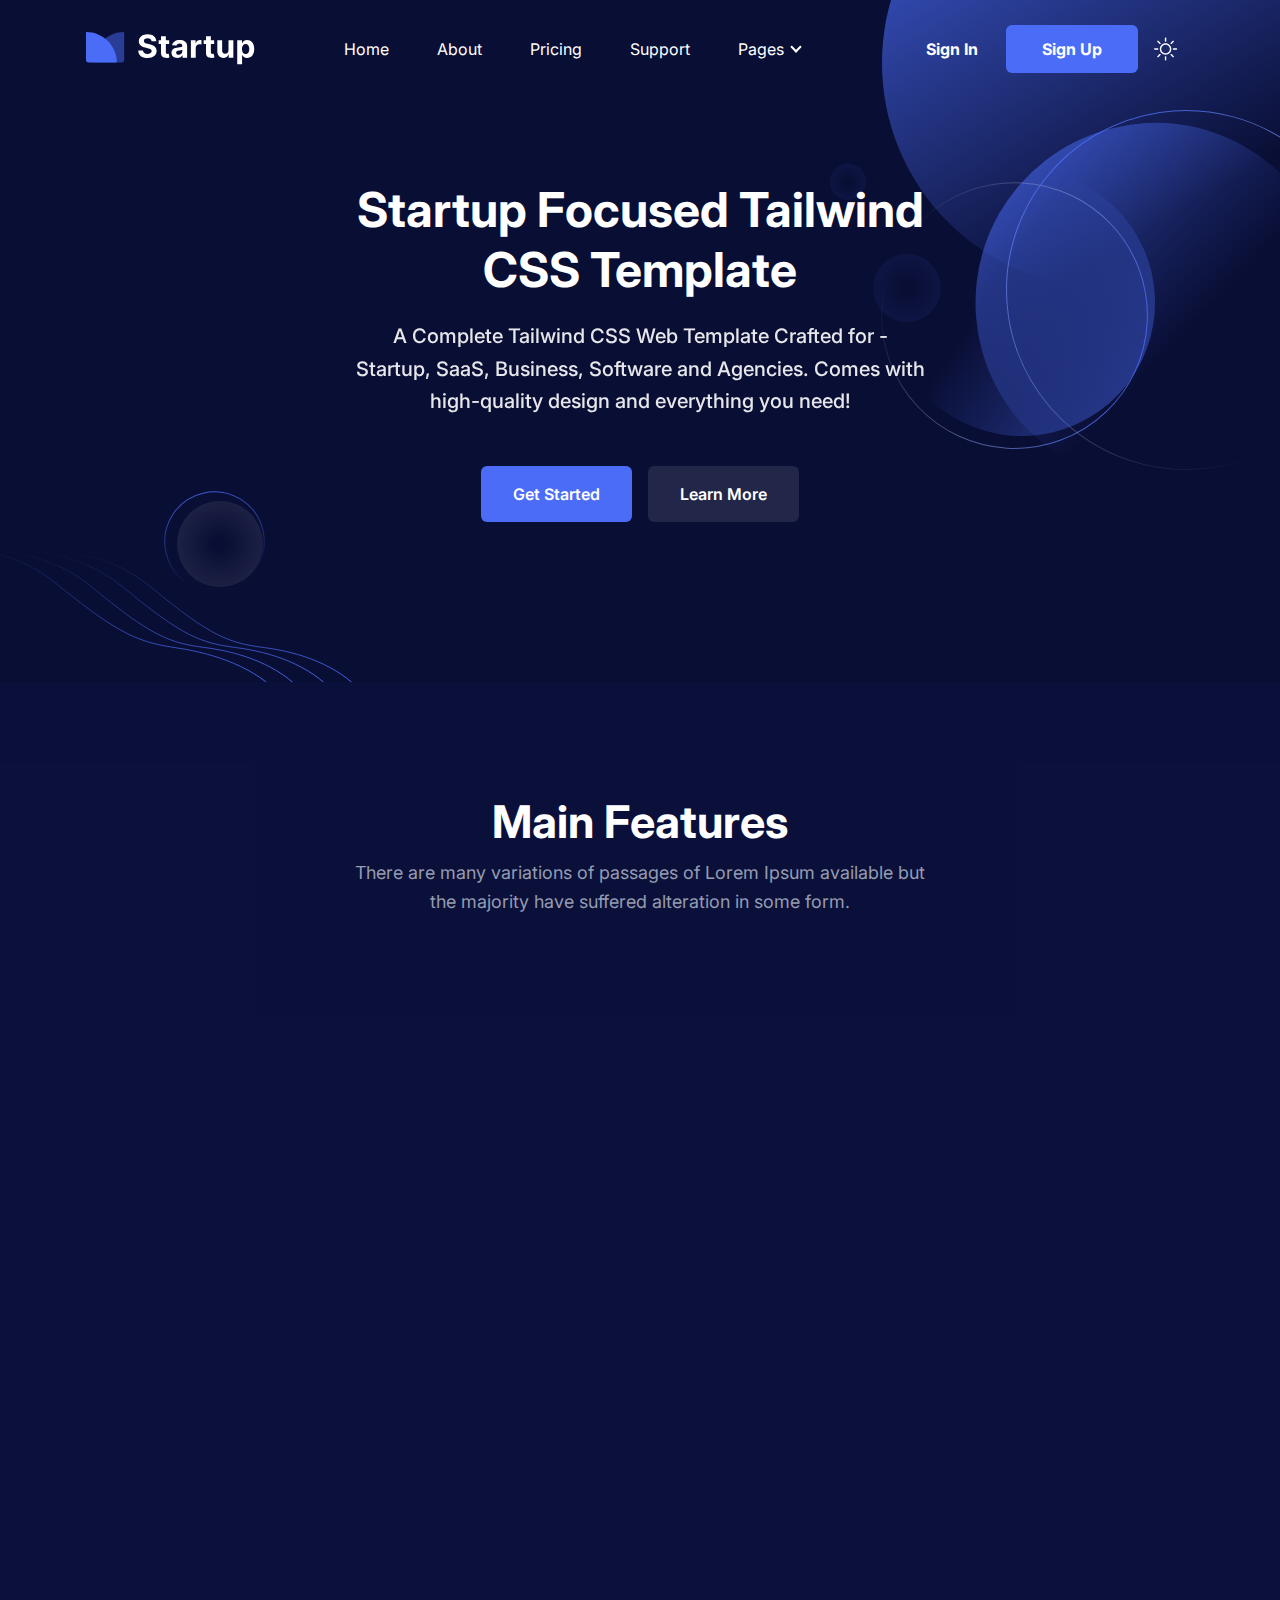
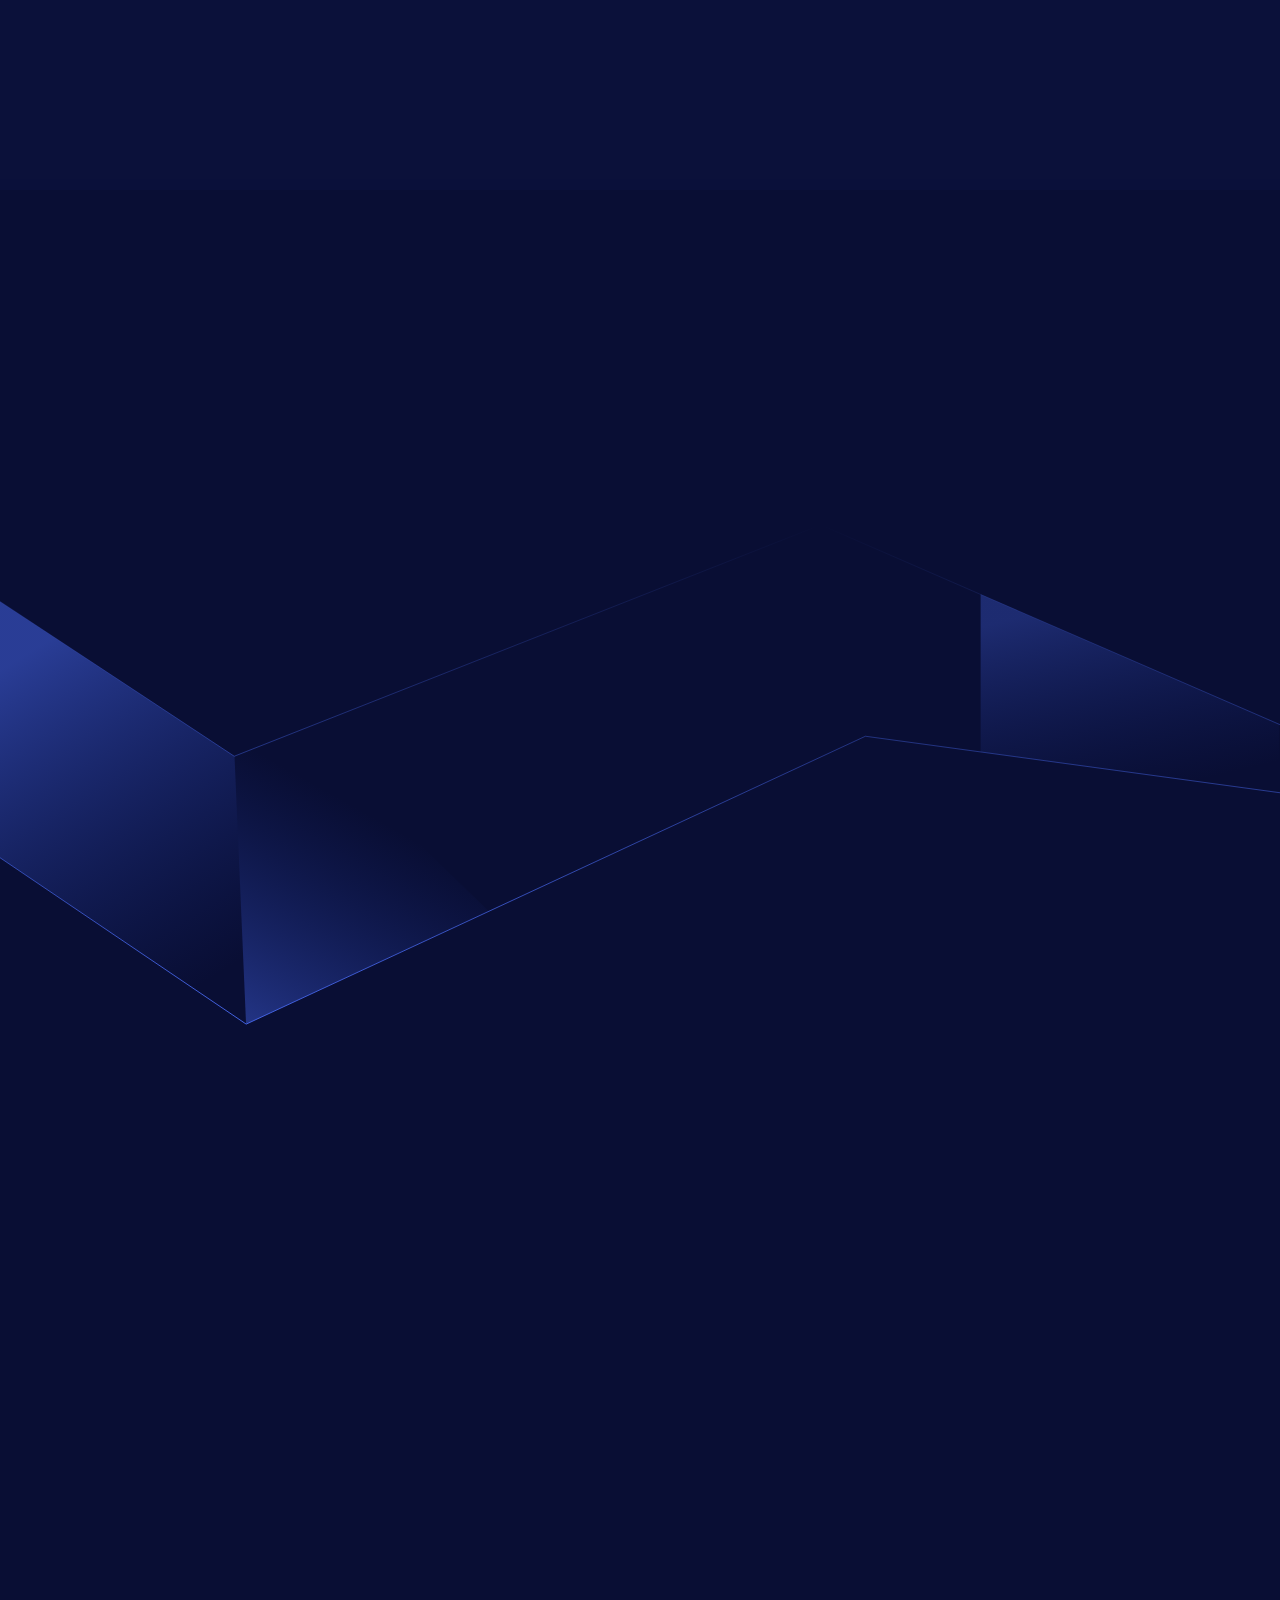
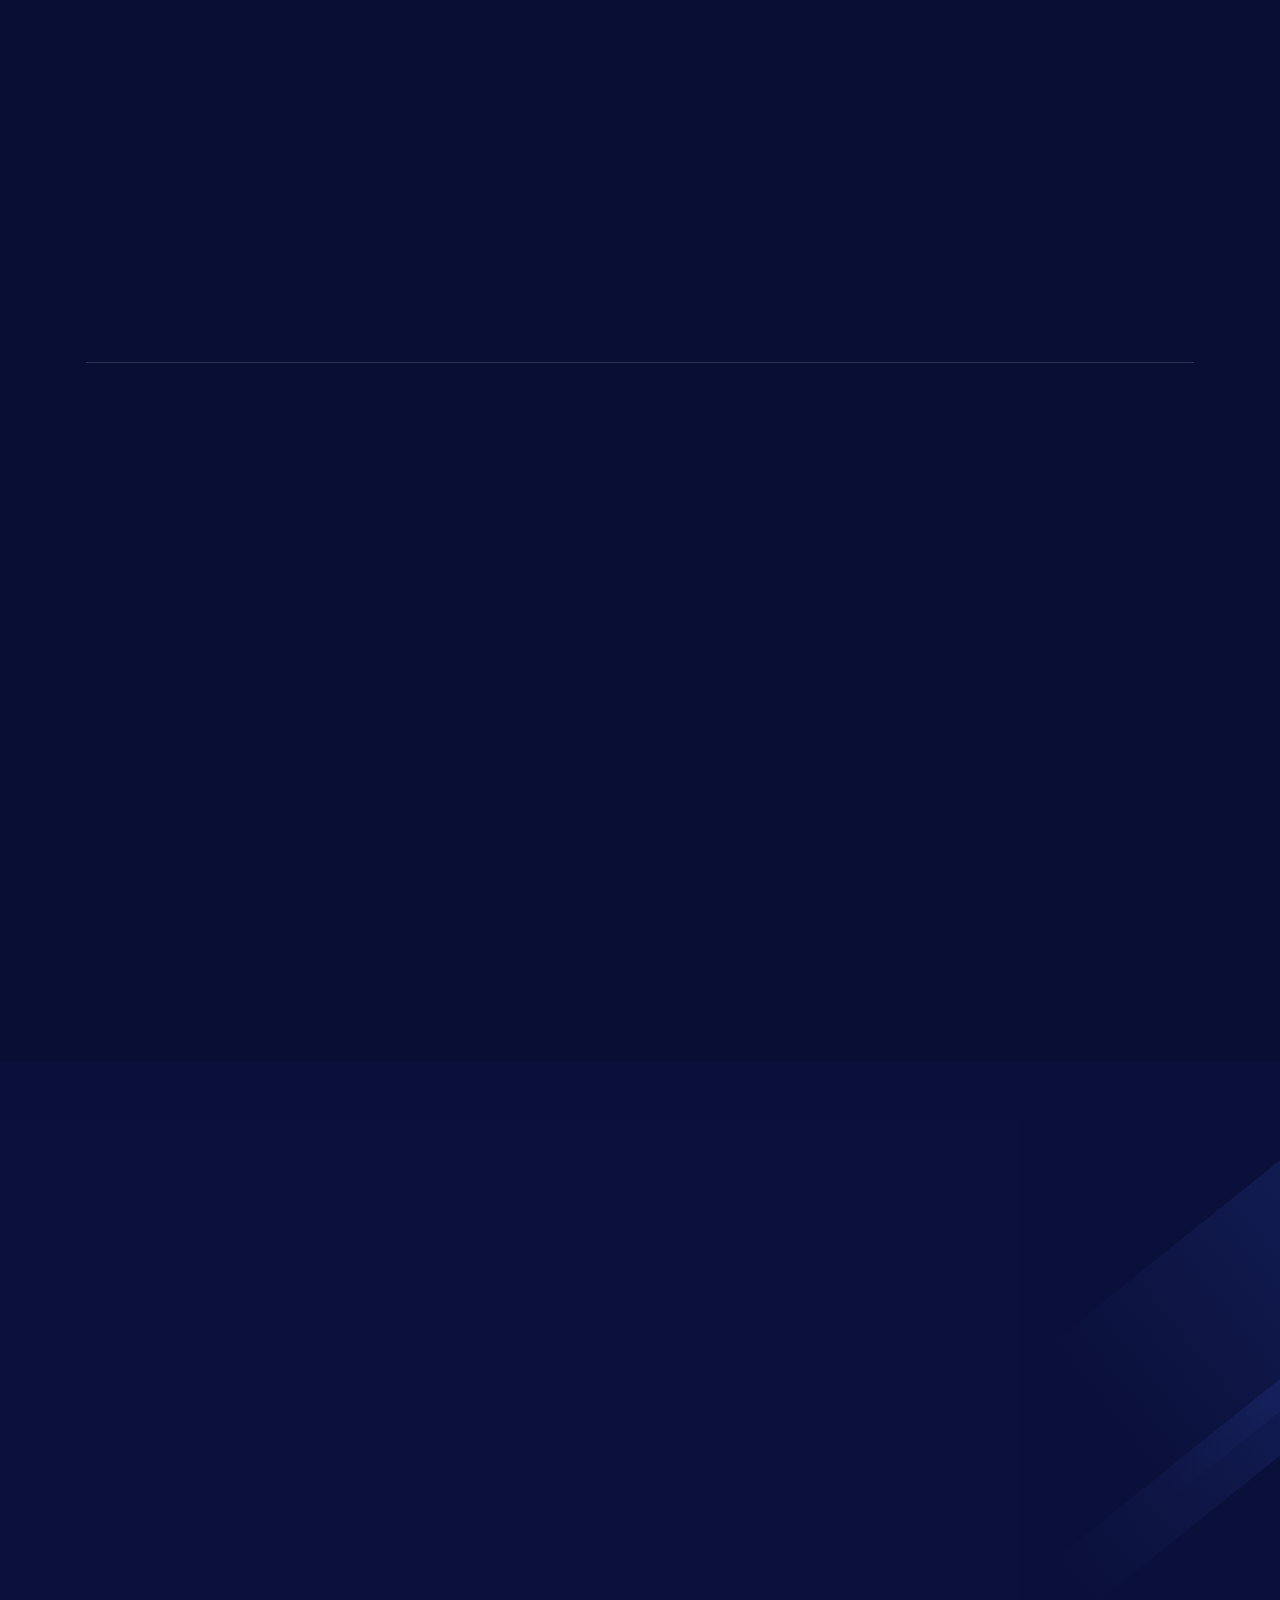
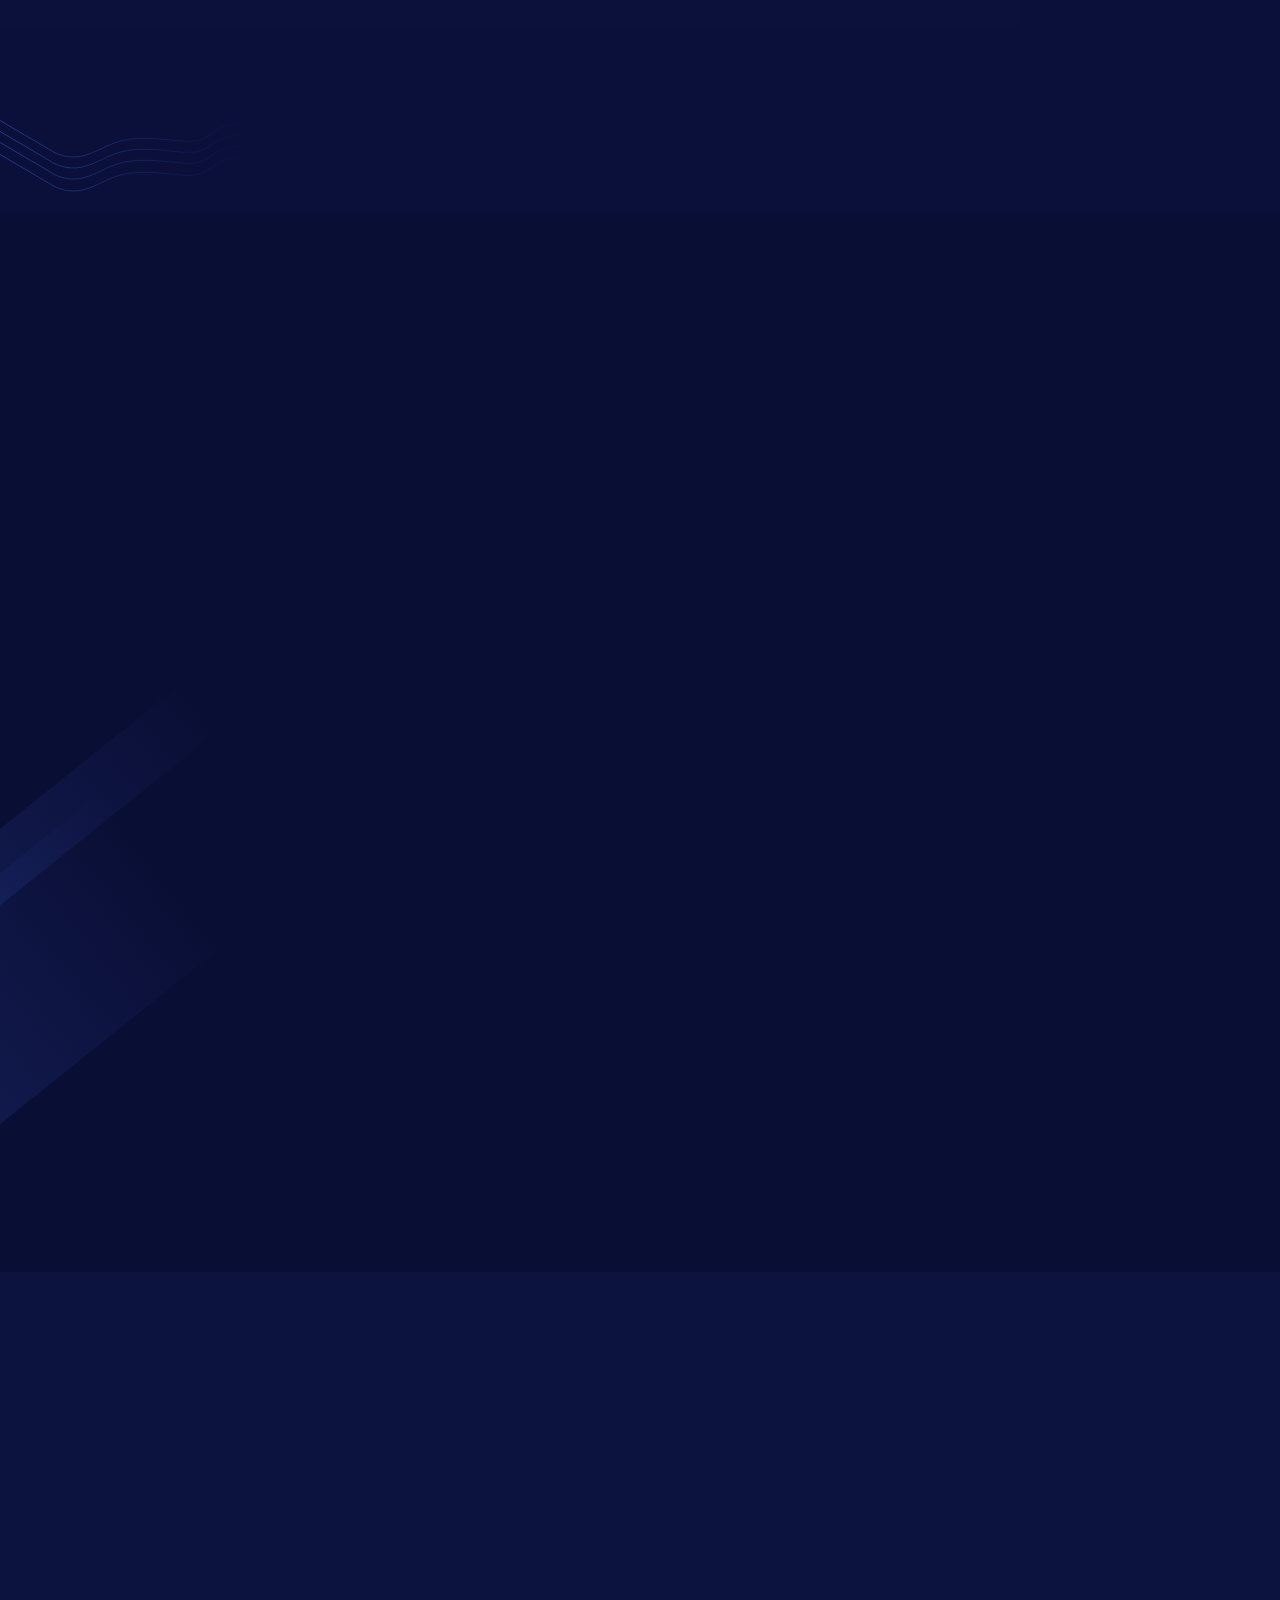
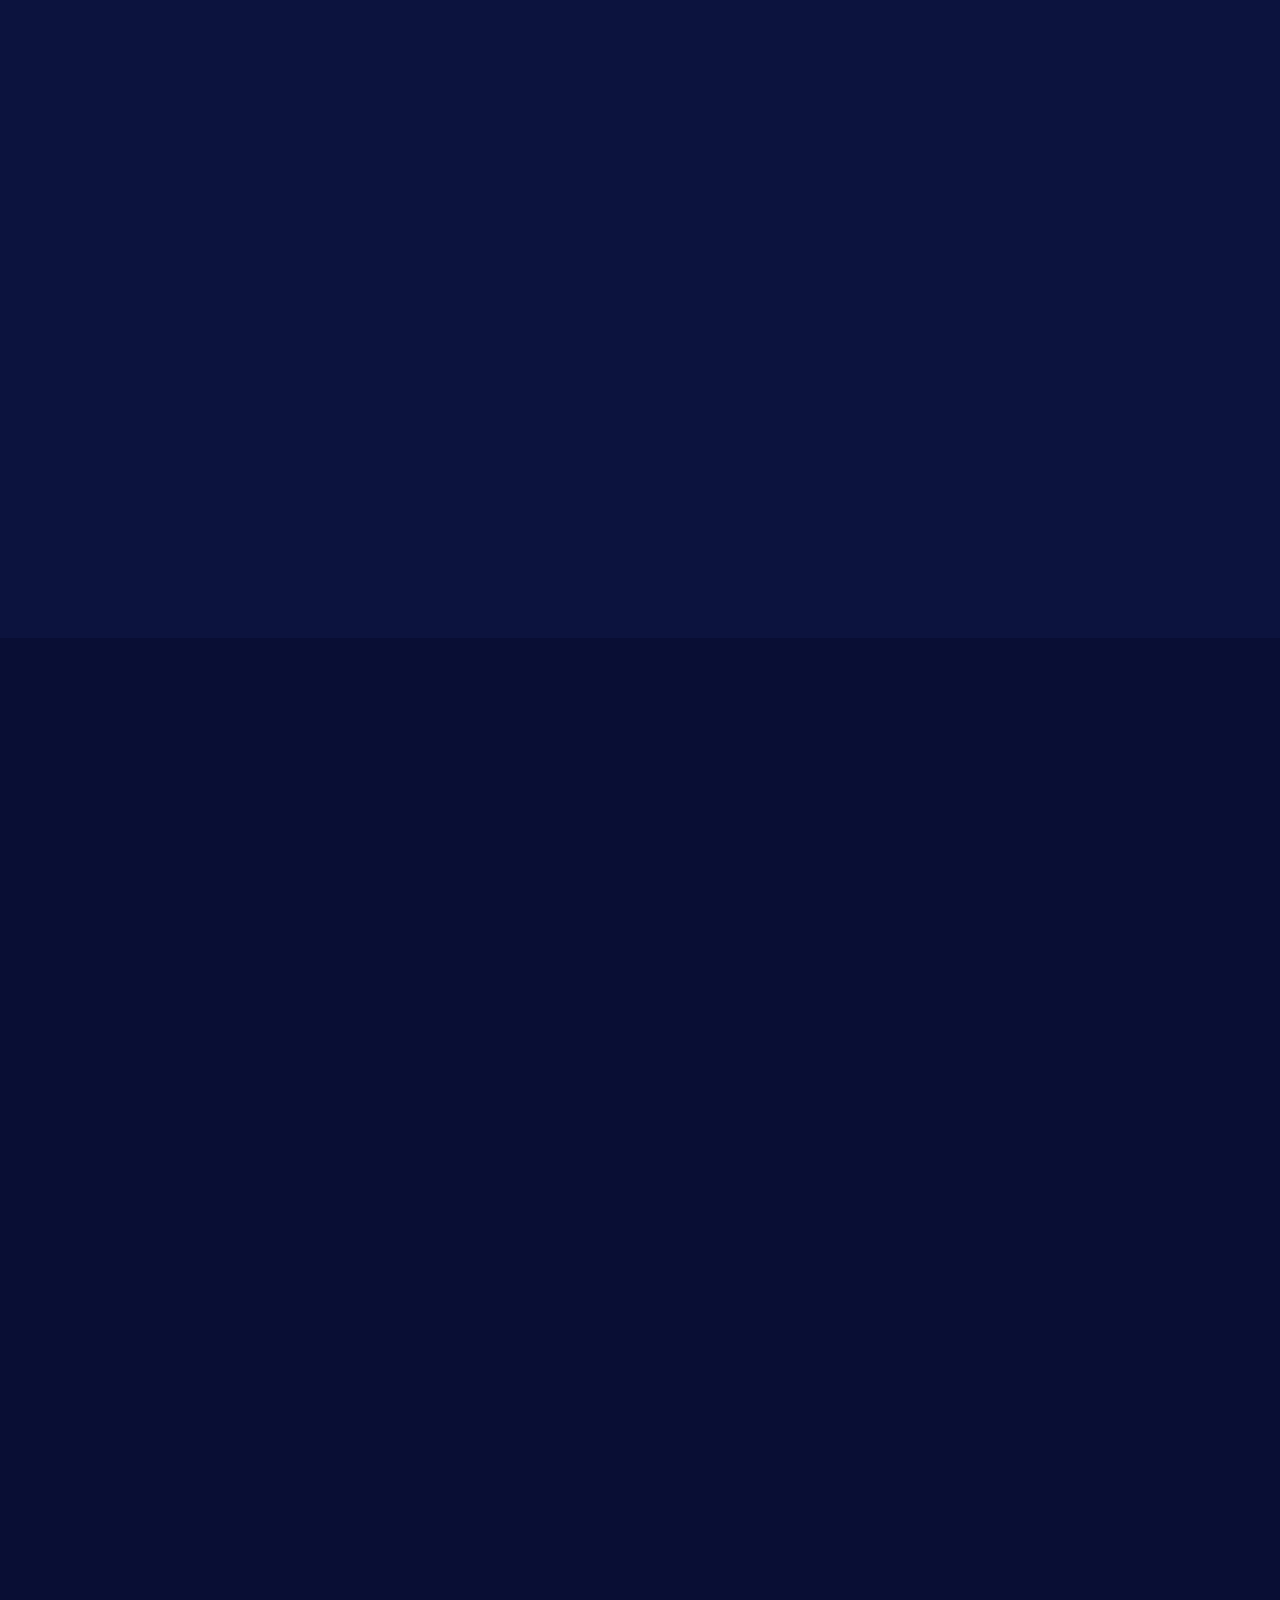
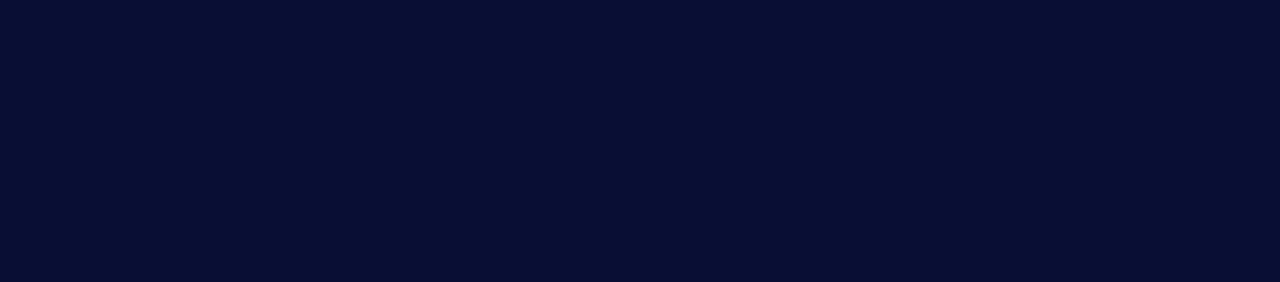
<file: index.html>
<!DOCTYPE html>
<html lang="en" class="dark">

<head>
  <meta charset="UTF-8" />
  <meta http-equiv="X-UA-Compatible" content="IE=edge" />
  <meta name="viewport" content="width=device-width, initial-scale=1.0" />
  <title>Startup Tailwind CSS Template</title>
  <meta name="title" content="Startup Tailwind | Startup Web Template for Tailwind CSS" />
  <meta name="description"
    content="Startup Tailwind is a complete Tailwind CSS template crafted specially for SaaS, Software Mobile App and Web App Sites. Comes with all essential components and pages you need to kickstart your SaaS websites." />

  <!-- Open Graph / Facebook -->
  <meta property="og:type" content="website" />
  <meta property="og:url" content="https://startup-tailwind.preview.uideck.com/" />
  <meta property="og:title" content="Startup Tailwind | SaaS Web Template for Tailwind CSS" />
  <meta property="og:description"
    content="Startup Tailwind is a complete Tailwind CSS template crafted specially for SaaS, Software Mobile App and Web App Sites. Comes with all essential components and pages you need to kickstart your SaaS websites." />
  <meta property="og:image" content="#" />

  <!-- Twitter -->
  <meta property="twitter:card" content="summary_large_image" />
  <meta property="twitter:url" content="https://saas-tailwind.preview.uideck.com/" />
  <meta property="twitter:title" content="Startup Tailwind | SaaS Web Template for Tailwind CSS" />
  <meta property="twitter:description"
    content="Startup Tailwind is a complete Tailwind CSS template crafted specially for SaaS, Software Mobile App and Web App Sites. Comes with all essential components and pages you need to kickstart your SaaS websites." />
  <meta property="twitter:image" content="#" />
<link rel="icon" href="favicon.ico"><link href="style.css" rel="stylesheet"></head>

<body class="dark:bg-black">
  <!-- ====== Navbar Section Start -->
  <header class="header bg-transparent absolute top-0 left-0 z-40 w-full flex items-center">
    <div class="container">
      <div class="flex mx-[-16px] items-center justify-between relative">
        <div class="px-4 w-60 max-w-full">
          <a href="index.html" class="w-full block py-8 header-logo">
            <img src="images/logo-2.svg" alt="logo" class="w-full dark:hidden" />
            <img src="images/logo.svg" alt="logo" class="w-full hidden dark:block" />
          </a>
        </div>
        <div class="flex px-4 justify-between items-center w-full">
          <div>
            <button id="navbarToggler" aria-label="Mobile Menu"
              class="block absolute right-4 top-1/2 translate-y-[-50%] lg:hidden focus:ring-2 ring-primary px-3 py-[6px] rounded-lg">
              <span class="relative w-[30px] h-[2px] my-[6px] block bg-dark dark:bg-white"></span>
              <span class="relative w-[30px] h-[2px] my-[6px] block bg-dark dark:bg-white"></span>
              <span class="relative w-[30px] h-[2px] my-[6px] block bg-dark dark:bg-white"></span>
            </button>
            <nav id="navbarCollapse"
              class="absolute py-5 lg:py-0 lg:px-4 xl:px-6 bg-white dark:bg-dark lg:dark:bg-transparent lg:bg-transparent shadow-lg rounded-lg max-w-[250px] w-full lg:max-w-full lg:w-full right-4 top-full hidden lg:block lg:static lg:shadow-none">
              <ul class="block lg:flex">
                <li class="relative group">
                  <a href="#home"
                    class="menu-scroll text-base text-dark dark:text-white group-hover:opacity-70 py-2 lg:py-6 lg:inline-flex lg:px-0 flex mx-8 lg:mr-0">
                    Home
                  </a>
                </li>
                <li class="relative group">
                  <a href="#about"
                    class="menu-scroll text-base text-dark dark:text-white group-hover:opacity-70 py-2 lg:py-6 lg:inline-flex lg:px-0 flex mx-8 lg:mr-0 lg:ml-8 xl:ml-12">
                    About
                  </a>
                </li>
                <li class="relative group">
                  <a href="#pricing"
                    class="menu-scroll text-base text-dark dark:text-white group-hover:opacity-70 py-2 lg:py-6 lg:inline-flex lg:px-0 flex mx-8 lg:mr-0 lg:ml-8 xl:ml-12">
                    Pricing
                  </a>
                </li>
                <li class="relative group">
                  <a href="#contact"
                    class="menu-scroll text-base text-dark dark:text-white group-hover:opacity-70 py-2 lg:py-6 lg:inline-flex lg:px-0 flex mx-8 lg:mr-0 lg:ml-8 xl:ml-12">
                    Support
                  </a>
                </li>
                <li class="relative group submenu-item">
                  <a href="javascript:void(0)"
                    class="text-base text-dark dark:text-white group-hover:opacity-70 py-2 lg:py-6 lg:inline-flex lg:pl-0 lg:pr-4 flex mx-8 lg:mr-0 lg:ml-8 xl:ml-12 relative after:absolute after:w-2 after:h-2 after:border-b-2 after:border-r-2 after:border-current after:rotate-45 lg:after:right-0 after:right-1 after:top-1/2 after:translate-y-[-50%] after:mt-[-2px]">
                    Pages
                  </a>
                  <div
                    class="submenu hidden relative lg:absolute w-[250px] top-full lg:top-[110%] left-0 rounded-md lg:shadow-lg p-4 lg:block lg:opacity-0 lg:invisible group-hover:opacity-100 lg:group-hover:visible lg:group-hover:top-full bg-white dark:bg-dark transition-[top] duration-300">
                    <a href="about.html"
                      class="block text-sm rounded py-[10px] px-4 text-dark dark:text-white hover:opacity-70"> About
                      Page </a>

                    <a href="contact.html"
                      class="block text-sm rounded py-[10px] px-4 text-dark dark:text-white hover:opacity-70"> Contact
                      Page </a>
                    <a href="blog-grids.html"
                      class="block text-sm rounded py-[10px] px-4 text-dark dark:text-white hover:opacity-70"> Blog Grid
                      Page </a>
                    <a href="blog-sidebar.html"
                      class="block text-sm rounded py-[10px] px-4 text-dark dark:text-white hover:opacity-70"> Blog
                      Sidebar Page </a>
                    <a href="blog-details.html"
                      class="block text-sm rounded py-[10px] px-4 text-dark dark:text-white hover:opacity-70"> Blog
                      Details Page </a>
                    <a href="signin.html"
                      class="block text-sm rounded py-[10px] px-4 text-dark dark:text-white hover:opacity-70"> Sign In
                      Page </a>
                    <a href="signup.html"
                      class="block text-sm rounded py-[10px] px-4 text-dark dark:text-white hover:opacity-70"> Sign Up
                      Page </a>
                    <a href="404.html"
                      class="block text-sm rounded py-[10px] px-4 text-dark dark:text-white hover:opacity-70"> 404 Page
                    </a>
                  </div>
                </li>
              </ul>
            </nav>
          </div>
          <div class="flex justify-end items-center pr-16 lg:pr-0">
            <a href="signin.html"
              class="hidden md:block text-base font-bold text-dark dark:text-white hover:opacity-70 py-3 px-7"> Sign In
            </a>
            <a href="signup.html"
              class="hidden md:block text-base font-bold text-white bg-primary py-3 px-8 md:px-9 lg:px-6 xl:px-9 hover:shadow-signUp hover:bg-opacity-90 rounded-md transition ease-in-up duration-300">
              Sign Up
            </a>
            <div>
              <label for="darkToggler"
                class="cursor-pointer w-9 h-9 md:w-14 md:h-14 rounded-full flex items-center justify-center bg-gray-2 dark:bg-dark-bg text-black dark:text-white">
                <input type="checkbox" name="darkToggler" id="darkToggler" class="sr-only" aria-label="darkToggler" />
                <svg viewBox="0 0 23 23" class="stroke-current dark:hidden w-5 h-5 md:w-6 md:h-6" fill="none">
                  <path
                    d="M9.55078 1.5C5.80078 1.5 1.30078 5.25 1.30078 11.25C1.30078 17.25 5.80078 21.75 11.8008 21.75C17.8008 21.75 21.5508 17.25 21.5508 13.5C13.3008 18.75 4.30078 9.75 9.55078 1.5Z"
                    stroke-width="2" stroke-linecap="round" stroke-linejoin="round" />
                </svg>
                <svg viewBox="0 0 25 24" fill="none" xmlns="http://www.w3.org/2000/svg"
                  class="hidden dark:block w-5 h-5 md:w-6 md:h-6">
                  <mask id="path-1-inside-1_977:1934" fill="white">
                    <path
                      d="M12.0508 16.5C10.8573 16.5 9.71271 16.0259 8.8688 15.182C8.02489 14.3381 7.55078 13.1935 7.55078 12C7.55078 10.8065 8.02489 9.66193 8.8688 8.81802C9.71271 7.97411 10.8573 7.5 12.0508 7.5C13.2443 7.5 14.3888 7.97411 15.2328 8.81802C16.0767 9.66193 16.5508 10.8065 16.5508 12C16.5508 13.1935 16.0767 14.3381 15.2328 15.182C14.3888 16.0259 13.2443 16.5 12.0508 16.5ZM12.0508 18C13.6421 18 15.1682 17.3679 16.2934 16.2426C17.4186 15.1174 18.0508 13.5913 18.0508 12C18.0508 10.4087 17.4186 8.88258 16.2934 7.75736C15.1682 6.63214 13.6421 6 12.0508 6C10.4595 6 8.93336 6.63214 7.80814 7.75736C6.68292 8.88258 6.05078 10.4087 6.05078 12C6.05078 13.5913 6.68292 15.1174 7.80814 16.2426C8.93336 17.3679 10.4595 18 12.0508 18ZM12.0508 0C12.2497 0 12.4405 0.0790176 12.5811 0.21967C12.7218 0.360322 12.8008 0.551088 12.8008 0.75V3.75C12.8008 3.94891 12.7218 4.13968 12.5811 4.28033C12.4405 4.42098 12.2497 4.5 12.0508 4.5C11.8519 4.5 11.6611 4.42098 11.5205 4.28033C11.3798 4.13968 11.3008 3.94891 11.3008 3.75V0.75C11.3008 0.551088 11.3798 0.360322 11.5205 0.21967C11.6611 0.0790176 11.8519 0 12.0508 0V0ZM12.0508 19.5C12.2497 19.5 12.4405 19.579 12.5811 19.7197C12.7218 19.8603 12.8008 20.0511 12.8008 20.25V23.25C12.8008 23.4489 12.7218 23.6397 12.5811 23.7803C12.4405 23.921 12.2497 24 12.0508 24C11.8519 24 11.6611 23.921 11.5205 23.7803C11.3798 23.6397 11.3008 23.4489 11.3008 23.25V20.25C11.3008 20.0511 11.3798 19.8603 11.5205 19.7197C11.6611 19.579 11.8519 19.5 12.0508 19.5ZM24.0508 12C24.0508 12.1989 23.9718 12.3897 23.8311 12.5303C23.6905 12.671 23.4997 12.75 23.3008 12.75H20.3008C20.1019 12.75 19.9111 12.671 19.7705 12.5303C19.6298 12.3897 19.5508 12.1989 19.5508 12C19.5508 11.8011 19.6298 11.6103 19.7705 11.4697C19.9111 11.329 20.1019 11.25 20.3008 11.25H23.3008C23.4997 11.25 23.6905 11.329 23.8311 11.4697C23.9718 11.6103 24.0508 11.8011 24.0508 12ZM4.55078 12C4.55078 12.1989 4.47176 12.3897 4.33111 12.5303C4.19046 12.671 3.99969 12.75 3.80078 12.75H0.800781C0.601869 12.75 0.411103 12.671 0.270451 12.5303C0.129799 12.3897 0.0507813 12.1989 0.0507812 12C0.0507813 11.8011 0.129799 11.6103 0.270451 11.4697C0.411103 11.329 0.601869 11.25 0.800781 11.25H3.80078C3.99969 11.25 4.19046 11.329 4.33111 11.4697C4.47176 11.6103 4.55078 11.8011 4.55078 12ZM20.5363 3.5145C20.6769 3.65515 20.7559 3.84588 20.7559 4.04475C20.7559 4.24362 20.6769 4.43435 20.5363 4.575L18.4153 6.6975C18.3455 6.76713 18.2628 6.82235 18.1717 6.86C18.0806 6.89765 17.983 6.91699 17.8845 6.91692C17.6855 6.91678 17.4947 6.83758 17.354 6.69675C17.2844 6.62702 17.2292 6.54425 17.1915 6.45318C17.1539 6.36211 17.1345 6.26452 17.1346 6.16597C17.1348 5.96695 17.214 5.77613 17.3548 5.6355L19.4758 3.5145C19.6164 3.3739 19.8072 3.29491 20.006 3.29491C20.2049 3.29491 20.3956 3.3739 20.5363 3.5145ZM6.74678 17.304C6.88738 17.4446 6.96637 17.6354 6.96637 17.8342C6.96637 18.0331 6.88738 18.2239 6.74678 18.3645L4.62578 20.4855C4.48433 20.6221 4.29488 20.6977 4.09823 20.696C3.90158 20.6943 3.71347 20.6154 3.57442 20.4764C3.43536 20.3373 3.35648 20.1492 3.35478 19.9526C3.35307 19.7559 3.42866 19.5665 3.56528 19.425L5.68628 17.304C5.82693 17.1634 6.01766 17.0844 6.21653 17.0844C6.4154 17.0844 6.60614 17.1634 6.74678 17.304ZM20.5363 20.4855C20.3956 20.6261 20.2049 20.7051 20.006 20.7051C19.8072 20.7051 19.6164 20.6261 19.4758 20.4855L17.3548 18.3645C17.2182 18.223 17.1426 18.0336 17.1443 17.8369C17.146 17.6403 17.2249 17.4522 17.3639 17.3131C17.503 17.1741 17.6911 17.0952 17.8877 17.0935C18.0844 17.0918 18.2738 17.1674 18.4153 17.304L20.5363 19.425C20.6769 19.5656 20.7559 19.7564 20.7559 19.9552C20.7559 20.1541 20.6769 20.3449 20.5363 20.4855ZM6.74678 6.6975C6.60614 6.8381 6.4154 6.91709 6.21653 6.91709C6.01766 6.91709 5.82693 6.8381 5.68628 6.6975L3.56528 4.575C3.49365 4.50582 3.43651 4.42306 3.39721 4.33155C3.3579 4.24005 3.33721 4.14164 3.33634 4.04205C3.33548 3.94247 3.35445 3.84371 3.39216 3.75153C3.42988 3.65936 3.48557 3.57562 3.55598 3.5052C3.6264 3.43478 3.71014 3.37909 3.80232 3.34138C3.89449 3.30367 3.99325 3.2847 4.09283 3.28556C4.19242 3.28643 4.29083 3.30712 4.38233 3.34642C4.47384 3.38573 4.5566 3.44287 4.62578 3.5145L6.74678 5.6355C6.81663 5.70517 6.87204 5.78793 6.90985 5.87905C6.94766 5.97017 6.96712 6.06785 6.96712 6.1665C6.96712 6.26515 6.94766 6.36283 6.90985 6.45395C6.87204 6.54507 6.81663 6.62783 6.74678 6.6975Z" />
                  </mask>
                  <path
                    d="M12.0508 16.5C10.8573 16.5 9.71271 16.0259 8.8688 15.182C8.02489 14.3381 7.55078 13.1935 7.55078 12C7.55078 10.8065 8.02489 9.66193 8.8688 8.81802C9.71271 7.97411 10.8573 7.5 12.0508 7.5C13.2443 7.5 14.3888 7.97411 15.2328 8.81802C16.0767 9.66193 16.5508 10.8065 16.5508 12C16.5508 13.1935 16.0767 14.3381 15.2328 15.182C14.3888 16.0259 13.2443 16.5 12.0508 16.5ZM12.0508 18C13.6421 18 15.1682 17.3679 16.2934 16.2426C17.4186 15.1174 18.0508 13.5913 18.0508 12C18.0508 10.4087 17.4186 8.88258 16.2934 7.75736C15.1682 6.63214 13.6421 6 12.0508 6C10.4595 6 8.93336 6.63214 7.80814 7.75736C6.68292 8.88258 6.05078 10.4087 6.05078 12C6.05078 13.5913 6.68292 15.1174 7.80814 16.2426C8.93336 17.3679 10.4595 18 12.0508 18ZM12.0508 0C12.2497 0 12.4405 0.0790176 12.5811 0.21967C12.7218 0.360322 12.8008 0.551088 12.8008 0.75V3.75C12.8008 3.94891 12.7218 4.13968 12.5811 4.28033C12.4405 4.42098 12.2497 4.5 12.0508 4.5C11.8519 4.5 11.6611 4.42098 11.5205 4.28033C11.3798 4.13968 11.3008 3.94891 11.3008 3.75V0.75C11.3008 0.551088 11.3798 0.360322 11.5205 0.21967C11.6611 0.0790176 11.8519 0 12.0508 0V0ZM12.0508 19.5C12.2497 19.5 12.4405 19.579 12.5811 19.7197C12.7218 19.8603 12.8008 20.0511 12.8008 20.25V23.25C12.8008 23.4489 12.7218 23.6397 12.5811 23.7803C12.4405 23.921 12.2497 24 12.0508 24C11.8519 24 11.6611 23.921 11.5205 23.7803C11.3798 23.6397 11.3008 23.4489 11.3008 23.25V20.25C11.3008 20.0511 11.3798 19.8603 11.5205 19.7197C11.6611 19.579 11.8519 19.5 12.0508 19.5ZM24.0508 12C24.0508 12.1989 23.9718 12.3897 23.8311 12.5303C23.6905 12.671 23.4997 12.75 23.3008 12.75H20.3008C20.1019 12.75 19.9111 12.671 19.7705 12.5303C19.6298 12.3897 19.5508 12.1989 19.5508 12C19.5508 11.8011 19.6298 11.6103 19.7705 11.4697C19.9111 11.329 20.1019 11.25 20.3008 11.25H23.3008C23.4997 11.25 23.6905 11.329 23.8311 11.4697C23.9718 11.6103 24.0508 11.8011 24.0508 12ZM4.55078 12C4.55078 12.1989 4.47176 12.3897 4.33111 12.5303C4.19046 12.671 3.99969 12.75 3.80078 12.75H0.800781C0.601869 12.75 0.411103 12.671 0.270451 12.5303C0.129799 12.3897 0.0507813 12.1989 0.0507812 12C0.0507813 11.8011 0.129799 11.6103 0.270451 11.4697C0.411103 11.329 0.601869 11.25 0.800781 11.25H3.80078C3.99969 11.25 4.19046 11.329 4.33111 11.4697C4.47176 11.6103 4.55078 11.8011 4.55078 12ZM20.5363 3.5145C20.6769 3.65515 20.7559 3.84588 20.7559 4.04475C20.7559 4.24362 20.6769 4.43435 20.5363 4.575L18.4153 6.6975C18.3455 6.76713 18.2628 6.82235 18.1717 6.86C18.0806 6.89765 17.983 6.91699 17.8845 6.91692C17.6855 6.91678 17.4947 6.83758 17.354 6.69675C17.2844 6.62702 17.2292 6.54425 17.1915 6.45318C17.1539 6.36211 17.1345 6.26452 17.1346 6.16597C17.1348 5.96695 17.214 5.77613 17.3548 5.6355L19.4758 3.5145C19.6164 3.3739 19.8072 3.29491 20.006 3.29491C20.2049 3.29491 20.3956 3.3739 20.5363 3.5145ZM6.74678 17.304C6.88738 17.4446 6.96637 17.6354 6.96637 17.8342C6.96637 18.0331 6.88738 18.2239 6.74678 18.3645L4.62578 20.4855C4.48433 20.6221 4.29488 20.6977 4.09823 20.696C3.90158 20.6943 3.71347 20.6154 3.57442 20.4764C3.43536 20.3373 3.35648 20.1492 3.35478 19.9526C3.35307 19.7559 3.42866 19.5665 3.56528 19.425L5.68628 17.304C5.82693 17.1634 6.01766 17.0844 6.21653 17.0844C6.4154 17.0844 6.60614 17.1634 6.74678 17.304ZM20.5363 20.4855C20.3956 20.6261 20.2049 20.7051 20.006 20.7051C19.8072 20.7051 19.6164 20.6261 19.4758 20.4855L17.3548 18.3645C17.2182 18.223 17.1426 18.0336 17.1443 17.8369C17.146 17.6403 17.2249 17.4522 17.3639 17.3131C17.503 17.1741 17.6911 17.0952 17.8877 17.0935C18.0844 17.0918 18.2738 17.1674 18.4153 17.304L20.5363 19.425C20.6769 19.5656 20.7559 19.7564 20.7559 19.9552C20.7559 20.1541 20.6769 20.3449 20.5363 20.4855ZM6.74678 6.6975C6.60614 6.8381 6.4154 6.91709 6.21653 6.91709C6.01766 6.91709 5.82693 6.8381 5.68628 6.6975L3.56528 4.575C3.49365 4.50582 3.43651 4.42306 3.39721 4.33155C3.3579 4.24005 3.33721 4.14164 3.33634 4.04205C3.33548 3.94247 3.35445 3.84371 3.39216 3.75153C3.42988 3.65936 3.48557 3.57562 3.55598 3.5052C3.6264 3.43478 3.71014 3.37909 3.80232 3.34138C3.89449 3.30367 3.99325 3.2847 4.09283 3.28556C4.19242 3.28643 4.29083 3.30712 4.38233 3.34642C4.47384 3.38573 4.5566 3.44287 4.62578 3.5145L6.74678 5.6355C6.81663 5.70517 6.87204 5.78793 6.90985 5.87905C6.94766 5.97017 6.96712 6.06785 6.96712 6.1665C6.96712 6.26515 6.94766 6.36283 6.90985 6.45395C6.87204 6.54507 6.81663 6.62783 6.74678 6.6975Z"
                    fill="black" stroke="white" stroke-width="2" mask="url(#path-1-inside-1_977:1934)" />
                </svg>
              </label>
            </div>
          </div>
        </div>
      </div>
    </div>
  </header>
  <!-- ====== Navbar Section End -->

  <!-- ====== Hero Section Start -->
  <section id="home"
    class="relative overflow-hidden z-10 pt-[120px] pb-[110px] md:pt-[150px] md:pb-[120px] xl:pt-[180px] xl:pb-[160px] 2xl:pt-[210px] 2xl:pb-[200px]">
    <div class="container">
      <div class="flex flex-wrap mx-[-16px]">
        <div class="w-full px-4">
          <div class="mx-auto max-w-[570px] text-center wow fadeInUp" data-wow-delay=".2s">
            <h1
              class="text-black dark:text-white font-bold text-3xl sm:text-4xl md:text-5xl leading-tight sm:leading-tight md:leading-tight mb-5">
              Startup Focused Tailwind CSS Template
            </h1>
            <p
              class="font-medium text-lg md:text-xl leading-relaxed md:leading-relaxed text-body-color dark:text-white dark:opacity-90 mb-12">
              A Complete Tailwind CSS Web Template Crafted for - Startup, SaaS, Business, Software and Agencies. Comes
              with high-quality design and everything you need!
            </p>
            <div class="flex items-center justify-center">
              <a href="#features"
                class="text-base font-semibold text-white bg-primary py-4 px-8 hover:bg-opacity-80 mx-2 rounded-md transition duration-300 ease-in-out">
                Get Started
              </a>
              <a href="#about"
                class="text-base font-semibold text-black bg-black bg-opacity-10 dark:text-white dark:bg-white dark:bg-opacity-10 py-4 px-8 hover:bg-opacity-20 dark:hover:bg-opacity-20 mx-2 rounded-md transition duration-300 ease-in-out">
                Learn More
              </a>
            </div>
          </div>
        </div>
      </div>
    </div>
    <!-- <div> -->
    <div class="absolute top-0 right-0 z-[-1]">
      <svg width="450" height="556" viewBox="0 0 450 556" fill="none" xmlns="http://www.w3.org/2000/svg">
        <circle cx="277" cy="63" r="225" fill="url(#paint0_linear_25:217)" />
        <circle cx="17.9997" cy="182" r="18" fill="url(#paint1_radial_25:217)" />
        <circle cx="76.9997" cy="288" r="34" fill="url(#paint2_radial_25:217)" />
        <circle cx="325.486" cy="302.87" r="180" transform="rotate(-37.6852 325.486 302.87)"
          fill="url(#paint3_linear_25:217)" />
        <circle opacity="0.8" cx="184.521" cy="315.521" r="132.862" transform="rotate(114.874 184.521 315.521)"
          stroke="url(#paint4_linear_25:217)" />
        <circle opacity="0.8" cx="356" cy="290" r="179.5" transform="rotate(-30 356 290)"
          stroke="url(#paint5_linear_25:217)" />
        <circle opacity="0.8" cx="191.659" cy="302.659" r="133.362" transform="rotate(133.319 191.659 302.659)"
          fill="url(#paint6_linear_25:217)" />
        <defs>
          <linearGradient id="paint0_linear_25:217" x1="-54.5003" y1="-178" x2="222" y2="288"
            gradientUnits="userSpaceOnUse">
            <stop stop-color="#4A6CF7" />
            <stop offset="1" stop-color="#4A6CF7" stop-opacity="0" />
          </linearGradient>
          <radialGradient id="paint1_radial_25:217" cx="0" cy="0" r="1" gradientUnits="userSpaceOnUse"
            gradientTransform="translate(17.9997 182) rotate(90) scale(18)">
            <stop offset="0.145833" stop-color="#4A6CF7" stop-opacity="0" />
            <stop offset="1" stop-color="#4A6CF7" stop-opacity="0.08" />
          </radialGradient>
          <radialGradient id="paint2_radial_25:217" cx="0" cy="0" r="1" gradientUnits="userSpaceOnUse"
            gradientTransform="translate(76.9997 288) rotate(90) scale(34)">
            <stop offset="0.145833" stop-color="#4A6CF7" stop-opacity="0" />
            <stop offset="1" stop-color="#4A6CF7" stop-opacity="0.08" />
          </radialGradient>
          <linearGradient id="paint3_linear_25:217" x1="226.775" y1="-66.1548" x2="292.157" y2="351.421"
            gradientUnits="userSpaceOnUse">
            <stop stop-color="#4A6CF7" />
            <stop offset="1" stop-color="#4A6CF7" stop-opacity="0" />
          </linearGradient>
          <linearGradient id="paint4_linear_25:217" x1="184.521" y1="182.159" x2="184.521" y2="448.882"
            gradientUnits="userSpaceOnUse">
            <stop stop-color="#4A6CF7" />
            <stop offset="1" stop-color="white" stop-opacity="0" />
          </linearGradient>
          <linearGradient id="paint5_linear_25:217" x1="356" y1="110" x2="356" y2="470" gradientUnits="userSpaceOnUse">
            <stop stop-color="#4A6CF7" />
            <stop offset="1" stop-color="white" stop-opacity="0" />
          </linearGradient>
          <linearGradient id="paint6_linear_25:217" x1="118.524" y1="29.2497" x2="166.965" y2="338.63"
            gradientUnits="userSpaceOnUse">
            <stop stop-color="#4A6CF7" />
            <stop offset="1" stop-color="#4A6CF7" stop-opacity="0" />
          </linearGradient>
        </defs>
      </svg>
    </div>
    <div class="absolute bottom-0 left-0 z-[-1]">
      <svg width="364" height="201" viewBox="0 0 364 201" fill="none" xmlns="http://www.w3.org/2000/svg">
        <path
          d="M5.88928 72.3303C33.6599 66.4798 101.397 64.9086 150.178 105.427C211.155 156.076 229.59 162.093 264.333 166.607C299.076 171.12 337.718 183.657 362.889 212.24"
          stroke="url(#paint0_linear_25:218)" />
        <path
          d="M-22.1107 72.3303C5.65989 66.4798 73.3965 64.9086 122.178 105.427C183.155 156.076 201.59 162.093 236.333 166.607C271.076 171.12 309.718 183.657 334.889 212.24"
          stroke="url(#paint1_linear_25:218)" />
        <path
          d="M-53.1107 72.3303C-25.3401 66.4798 42.3965 64.9086 91.1783 105.427C152.155 156.076 170.59 162.093 205.333 166.607C240.076 171.12 278.718 183.657 303.889 212.24"
          stroke="url(#paint2_linear_25:218)" />
        <path
          d="M-98.1618 65.0889C-68.1416 60.0601 4.73364 60.4882 56.0734 102.431C120.248 154.86 139.905 161.419 177.137 166.956C214.37 172.493 255.575 186.165 281.856 215.481"
          stroke="url(#paint3_linear_25:218)" />
        <circle opacity="0.8" cx="214.505" cy="60.5054" r="49.7205" transform="rotate(-13.421 214.505 60.5054)"
          stroke="url(#paint4_linear_25:218)" />
        <circle cx="220" cy="63" r="43" fill="url(#paint5_radial_25:218)" />
        <defs>
          <linearGradient id="paint0_linear_25:218" x1="184.389" y1="69.2405" x2="184.389" y2="212.24"
            gradientUnits="userSpaceOnUse">
            <stop stop-color="#4A6CF7" stop-opacity="0" />
            <stop offset="1" stop-color="#4A6CF7" />
          </linearGradient>
          <linearGradient id="paint1_linear_25:218" x1="156.389" y1="69.2405" x2="156.389" y2="212.24"
            gradientUnits="userSpaceOnUse">
            <stop stop-color="#4A6CF7" stop-opacity="0" />
            <stop offset="1" stop-color="#4A6CF7" />
          </linearGradient>
          <linearGradient id="paint2_linear_25:218" x1="125.389" y1="69.2405" x2="125.389" y2="212.24"
            gradientUnits="userSpaceOnUse">
            <stop stop-color="#4A6CF7" stop-opacity="0" />
            <stop offset="1" stop-color="#4A6CF7" />
          </linearGradient>
          <linearGradient id="paint3_linear_25:218" x1="93.8507" y1="67.2674" x2="89.9278" y2="210.214"
            gradientUnits="userSpaceOnUse">
            <stop stop-color="#4A6CF7" stop-opacity="0" />
            <stop offset="1" stop-color="#4A6CF7" />
          </linearGradient>
          <linearGradient id="paint4_linear_25:218" x1="214.505" y1="10.2849" x2="212.684" y2="99.5816"
            gradientUnits="userSpaceOnUse">
            <stop stop-color="#4A6CF7" />
            <stop offset="1" stop-color="#4A6CF7" stop-opacity="0" />
          </linearGradient>
          <radialGradient id="paint5_radial_25:218" cx="0" cy="0" r="1" gradientUnits="userSpaceOnUse"
            gradientTransform="translate(220 63) rotate(90) scale(43)">
            <stop offset="0.145833" stop-color="white" stop-opacity="0" />
            <stop offset="1" stop-color="white" stop-opacity="0.08" />
          </radialGradient>
        </defs>
      </svg>
    </div>
    <!-- </div> -->
  </section>
  <!-- ====== Hero Section End -->

  <!-- ====== Features Section Start -->
  <section id="features" class="bg-primary bg-opacity-[3%] pt-[120px] pb-[50px]">
    <div class="container">
      <div class="flex flex-wrap mx-[-16px]">
        <div class="w-full px-4">
          <div class="mx-auto max-w-[570px] text-center mb-[100px] wow fadeInUp" data-wow-delay=".1s">
            <h2 class="text-black dark:text-white font-bold text-3xl sm:text-4xl md:text-[45px] mb-4">Main Features</h2>
            <p class="text-body-color text-base md:text-lg leading-relaxed md:leading-relaxed">
              There are many variations of passages of Lorem Ipsum available but the majority have suffered alteration
              in some form.
            </p>
          </div>
        </div>
      </div>

      <div class="flex flex-wrap mx-[-16px]">
        <div class="w-full md:w-1/2 lg:w-1/3 px-4">
          <div class="mb-[70px] wow fadeInUp" data-wow-delay=".15s">
            <div
              class="w-[70px] h-[70px] flex items-center justify-center rounded-md bg-primary bg-opacity-10 mb-10 text-primary">
              <svg width="40" height="41" viewBox="0 0 40 41" class="fill-current">
                <path opacity="0.5"
                  d="M37.7778 40.2223H24C22.8954 40.2223 22 39.3268 22 38.2223V20.0001C22 18.8955 22.8954 18.0001 24 18.0001H37.7778C38.8823 18.0001 39.7778 18.8955 39.7778 20.0001V38.2223C39.7778 39.3268 38.8823 40.2223 37.7778 40.2223Z" />
                <path
                  d="M23.2222 0C22.6699 0 22.2222 0.447715 22.2222 1V12.3333C22.2222 12.8856 22.6699 13.3333 23.2222 13.3333H39C39.5523 13.3333 40 12.8856 40 12.3333V0.999999C40 0.447714 39.5523 0 39 0H23.2222ZM0 39C0 39.5523 0.447715 40 1 40H16.7778C17.3301 40 17.7778 39.5523 17.7778 39V27.6667C17.7778 27.1144 17.3301 26.6667 16.7778 26.6667H1C0.447716 26.6667 0 27.1144 0 27.6667V39ZM0 21.2222C0 21.7745 0.447715 22.2222 1 22.2222H16.7778C17.3301 22.2222 17.7778 21.7745 17.7778 21.2222V0.999999C17.7778 0.447714 17.3301 0 16.7778 0H1C0.447716 0 0 0.447715 0 1V21.2222Z" />
              </svg>
            </div>
            <h3 class="font-bold text-black dark:text-white text-xl sm:text-2xl lg:text-xl xl:text-2xl mb-5">Crafted for
              Startups</h3>
            <p class="text-body-color text-base leading-relaxed font-medium pr-[10px]">
              Tuae nam ex similique incidunt expedita exerci tationem laudantium. Repellendus quisquam numquam
              perferendis earum sapiente non tempore? Fugit repellat ut maiores.
            </p>
          </div>
        </div>
        <div class="w-full md:w-1/2 lg:w-1/3 px-4">
          <div class="mb-[70px] wow fadeInUp" data-wow-delay=".2s">
            <div
              class="w-[70px] h-[70px] flex items-center justify-center rounded-md bg-primary bg-opacity-10 mb-10 text-primary">
              <svg width="40" height="40" viewBox="0 0 40 40" class="fill-current">
                <path opacity="0.5"
                  d="M20.5914 34.2584C20.2394 34.5172 19.7603 34.5175 19.408 34.2593L4.19163 23.1079C3.8395 22.8498 3.36065 22.85 3.00873 23.1084L1.09802 24.5111C0.553731 24.9107 0.553731 25.7237 1.09802 26.1233L19.4082 39.5655C19.7604 39.824 20.2396 39.824 20.5918 39.5655L38.9029 26.1226C39.4469 25.7232 39.4473 24.9107 38.9036 24.5109L36.9701 23.0889C36.6177 22.8298 36.1378 22.8297 35.7854 23.0888L20.5914 34.2584Z" />
                <path
                  d="M19.408 28.931C19.7603 29.1896 20.2396 29.1894 20.5918 28.9306L36.3556 17.3466L38.8979 15.4883C39.4437 15.0894 39.4446 14.275 38.8996 13.8749L20.5918 0.43445C20.2396 0.175911 19.7604 0.175913 19.4082 0.434452L1.09706 13.8774C0.553051 14.2767 0.552712 15.0892 1.09638 15.4891L3.62222 17.3466L19.408 28.931Z" />
              </svg>
            </div>
            <h3 class="font-bold text-black dark:text-white text-xl sm:text-2xl lg:text-xl xl:text-2xl mb-5">
              High-quality Design</h3>
            <p class="text-body-color text-base leading-relaxed font-medium pr-[10px]">
              Tuae nam ex similique incidunt expedita exerci tationem laudantium. Repellendus quisquam numquam
              perferendis earum sapiente non tempore? Fugit repellat ut maiores.
            </p>
          </div>
        </div>
        <div class="w-full md:w-1/2 lg:w-1/3 px-4">
          <div class="mb-[70px] wow fadeInUp" data-wow-delay=".25s">
            <div
              class="w-[70px] h-[70px] flex items-center justify-center rounded-md bg-primary bg-opacity-10 mb-10 text-primary">
              <svg width="40" height="40" viewBox="0 0 40 40" class="fill-current">
                <path opacity="0.5"
                  d="M20 30C22.75 30 25 32.25 25 35C25 37.75 22.75 40 20 40C17.25 40 15 37.75 15 35C15 32.25 17.25 30 20 30ZM35 30C37.75 30 40 32.25 40 35C40 37.75 37.75 40 35 40C32.25 40 30 37.75 30 35C30 32.25 32.25 30 35 30ZM35 15C37.75 15 40 17.25 40 20C40 22.75 37.75 25 35 25C32.25 25 30 22.75 30 20C30 17.25 32.25 15 35 15Z" />
                <path
                  d="M20 15C22.75 15 25 17.25 25 20C25 22.75 22.75 25 20 25C17.25 25 15 22.75 15 20C15 17.25 17.25 15 20 15ZM20 0C22.75 0 25 2.25 25 5C25 7.75 22.75 10 20 10C17.25 10 15 7.75 15 5C15 2.25 17.25 0 20 0ZM5 30C7.75 30 10 32.25 10 35C10 37.75 7.75 40 5 40C2.25 40 0 37.75 0 35C0 32.25 2.25 30 5 30ZM5 15C7.75 15 10 17.25 10 20C10 22.75 7.75 25 5 25C2.25 25 0 22.75 0 20C0 17.25 2.25 15 5 15ZM5 0C7.75 0 10 2.25 10 5C10 7.75 7.75 10 5 10C2.25 10 0 7.75 0 5C0 2.25 2.25 0 5 0ZM35 0C37.75 0 40 2.25 40 5C40 7.75 37.75 10 35 10C32.25 10 30 7.75 30 5C30 2.25 32.25 0 35 0Z" />
              </svg>
            </div>
            <h3 class="font-bold text-black dark:text-white text-xl sm:text-2xl lg:text-xl xl:text-2xl mb-5">All
              Essential Components</h3>
            <p class="text-body-color text-base leading-relaxed font-medium pr-[10px]">
              Tuae nam ex similique incidunt expedita exerci tationem laudantium. Repellendus quisquam numquam
              perferendis earum sapiente non tempore? Fugit repellat ut maiores.
            </p>
          </div>
        </div>
        <div class="w-full md:w-1/2 lg:w-1/3 px-4">
          <div class="mb-[70px] wow fadeInUp" data-wow-delay=".1s">
            <div
              class="w-[70px] h-[70px] flex items-center justify-center rounded-md bg-primary bg-opacity-10 mb-10 text-primary">
              <svg width="40" height="42" viewBox="0 0 40 42" class="fill-current">
                <path opacity="0.5"
                  d="M31.8943 25.3303C34.1233 25.3303 36.1497 26.1409 37.5682 27.762L39.1464 26.1839C39.4614 25.8689 39.9999 26.092 39.9999 26.5374V32.936C39.9999 33.2121 39.7761 33.436 39.4999 33.436H33.1014C32.6559 33.436 32.4328 32.8974 32.7478 32.5825L35.5418 29.7885C34.5286 28.9779 33.3128 28.37 31.8943 28.37C29.0573 28.37 26.8282 30.599 26.8282 33.436C26.8282 36.273 29.0573 38.5021 31.8943 38.5021C33.3549 38.5021 34.6511 37.844 35.6345 36.8244C35.8406 36.6107 36.1187 36.4756 36.4155 36.4756H38.6535C39.0072 36.4756 39.2477 36.833 39.0881 37.1487C37.7427 39.8107 35.0781 41.5417 31.8943 41.5417C27.4361 41.5417 23.7886 37.8941 23.7886 33.436C23.7886 28.9779 27.4361 25.3303 31.8943 25.3303Z" />
                <path
                  d="M18.7226 33.436C18.7226 31.3572 19.2513 29.4548 19.9799 27.7285C20.0541 27.5529 19.9264 27.3567 19.7358 27.3567C15.8856 27.3567 12.6433 24.1144 12.6433 20.2642C12.6433 16.414 15.8856 13.1717 19.7358 13.1717C23.586 13.1717 26.8283 16.414 26.8283 20.2642C26.8283 20.5105 27.3897 21.0054 27.6246 20.9313C28.9274 20.5206 30.2827 20.2642 31.8943 20.2642C32.775 20.2642 33.6557 20.4173 34.5364 20.5905C34.7422 20.6309 34.9339 20.4739 34.9339 20.2642C34.9339 19.8699 34.9339 19.3904 34.8787 18.9362C34.827 18.5117 34.9599 18.0636 35.3001 17.8045L38.9868 14.9955C39.3921 14.5902 39.3921 14.1849 39.1894 13.7797L35.1857 6.77316C35.153 6.71599 35.1272 6.65499 35.1021 6.59411C34.9143 6.13895 34.5848 6.08618 34.1135 6.08007C33.9863 6.07841 33.86 6.10354 33.7419 6.15079L29.3957 7.88927C29.0613 8.02302 28.6829 7.96367 28.3887 7.75599C27.6155 7.21023 26.7521 6.75466 25.8752 6.31262C25.5838 6.16573 25.3813 5.88702 25.3335 5.56423L24.6729 1.10574C24.6265 0.792572 24.6613 0.389935 24.3993 0.212245C24.2235 0.0930361 23.9828 0 23.7886 0H15.6829C15.3021 0 14.7424 0.35783 14.6762 0.73726C14.6678 0.785579 14.6661 0.834927 14.6589 0.883445L13.9492 5.67408C13.894 6.04692 13.6313 6.35205 13.2873 6.50604C12.4439 6.88359 11.673 7.42345 10.8193 7.89265C10.5647 8.03264 10.26 8.04143 9.99178 7.92966L5.73545 6.15619C5.61358 6.10541 5.48273 6.07832 5.35072 6.08016C4.8506 6.08715 4.49147 6.1485 4.13234 6.68719L0.0794975 13.7797C-0.123145 14.1849 0.0794976 14.5902 0.484782 14.9955L4.34631 17.9376C4.59456 18.1268 4.74261 18.4216 4.7079 18.7317C4.65068 19.243 4.53762 19.8101 4.53762 20.2642C4.53762 20.6648 4.53762 21.1534 4.59561 21.614C4.64767 22.0276 4.52563 22.4644 4.20164 22.7267L0.484782 25.7355C0.0794976 26.1408 0.0794978 26.5461 0.28214 26.9514L4.33498 34.0439C4.5154 34.4047 4.85644 34.4443 5.35811 34.4486C5.48532 34.4497 5.61152 34.4249 5.72964 34.3776L10.0758 32.6392C10.4102 32.5054 10.7887 32.5648 11.0829 32.7724C11.8561 33.3182 12.7195 33.7738 13.5964 34.2158C13.8878 34.3627 14.0903 34.6414 14.1381 34.9642L14.8616 39.8476C14.8688 39.8961 14.871 39.9453 14.8768 39.994C14.9222 40.3734 15.3145 40.7311 15.8856 40.7311H19.13C19.9191 40.7311 20.4065 39.8523 20.0627 39.1421C19.1998 37.3593 18.7226 35.4573 18.7226 33.436Z" />
              </svg>
            </div>
            <h3 class="font-bold text-black dark:text-white text-xl sm:text-2xl lg:text-xl xl:text-2xl mb-5">Speed
              Optimized</h3>
            <p class="text-body-color text-base leading-relaxed font-medium pr-[10px]">
              Tuae nam ex similique incidunt expedita exerci tationem laudantium. Repellendus quisquam numquam
              perferendis earum sapiente non tempore? Fugit repellat ut maiores.
            </p>
          </div>
        </div>
        <div class="w-full md:w-1/2 lg:w-1/3 px-4">
          <div class="mb-[70px] wow fadeInUp" data-wow-delay=".15s">
            <div
              class="w-[70px] h-[70px] flex items-center justify-center rounded-md bg-primary bg-opacity-10 mb-10 text-primary">
              <svg width="40" height="40" viewBox="0 0 40 40" class="fill-current">
                <path opacity="0.5"
                  d="M39 12C39.5523 12 40 12.4477 40 13V39C40 39.5523 39.5523 40 39 40H13C12.4477 40 12 39.5523 12 39V33C12 32.4477 12.4477 32 13 32H31C31.5523 32 32 31.5523 32 31V13C32 12.4477 32.4477 12 33 12H39Z" />
                <rect width="28" height="28" rx="1" />
              </svg>
            </div>
            <h3 class="font-bold text-black dark:text-white text-xl sm:text-2xl lg:text-xl xl:text-2xl mb-5">Fully
              Customizable</h3>
            <p class="text-body-color text-base leading-relaxed font-medium pr-[10px]">
              Tuae nam ex similique incidunt expedita exerci tationem laudantium. Repellendus quisquam numquam
              perferendis earum sapiente non tempore? Fugit repellat ut maiores.
            </p>
          </div>
        </div>
        <div class="w-full md:w-1/2 lg:w-1/3 px-4">
          <div class="mb-[70px] wow fadeInUp" data-wow-delay=".2s">
            <div
              class="w-[70px] h-[70px] flex items-center justify-center rounded-md bg-primary bg-opacity-10 mb-10 text-primary">
              <svg width="40" height="45" viewBox="0 0 40 45" class="fill-current">
                <path opacity="0.5"
                  d="M31.579 37.8948C28.6737 37.8948 26.3158 35.5369 26.3158 32.6317C26.3158 31.9159 26.4527 31.2306 26.7135 30.6015C26.7959 30.4027 26.7605 30.1711 26.6083 30.019L24.9997 28.4103C24.7766 28.1872 24.4043 28.2238 24.2487 28.4983C23.5588 29.7145 23.1579 31.125 23.1579 32.6317C23.1579 37.2843 26.9263 41.0527 31.579 41.0527V43.0035C31.579 43.449 32.1175 43.6721 32.4325 43.3571L35.9622 39.8273C36.1575 39.6321 36.1575 39.3155 35.9622 39.1202L32.4325 35.5905C32.1175 35.2755 31.579 35.4986 31.579 35.9441V37.8948ZM31.579 24.2106V22.2598C31.579 21.8144 31.0404 21.5913 30.7254 21.9063L27.1957 25.436C27.0004 25.6313 27.0004 25.9479 27.1957 26.1431L30.7254 29.6729C31.0404 29.9879 31.579 29.7648 31.579 29.3193V27.3685C34.4842 27.3685 36.8421 29.7264 36.8421 32.6317C36.8421 33.3474 36.7052 34.0328 36.4444 34.6618C36.362 34.8606 36.3974 35.0922 36.5496 35.2444L38.1582 36.853C38.3813 37.0762 38.7536 37.0396 38.9092 36.7651C39.5991 35.5488 40 34.1384 40 32.6317C40 27.9791 36.2316 24.2106 31.579 24.2106Z" />
                <path
                  d="M18.9474 32.6316C18.9474 35.4705 19.8099 38.0969 21.2941 40.2796C21.7904 41.0094 21.3054 42.1053 20.4229 42.1053H4.21053C1.87368 42.1053 0 40.2316 0 37.8947V4.21053C0 1.89474 1.87368 0 4.21053 0H6.31579H16.8421H29.4737C31.7895 0 33.6842 1.87368 33.6842 4.21053V17.9544C33.6842 18.5032 33.1804 18.9474 32.6316 18.9474C25.0737 18.9474 18.9474 25.0737 18.9474 32.6316Z" />
              </svg>
            </div>
            <h3 class="font-bold text-black dark:text-white text-xl sm:text-2xl lg:text-xl xl:text-2xl mb-5">Regular
              Updates</h3>
            <p class="text-body-color text-base leading-relaxed font-medium pr-[10px]">
              Tuae nam ex similique incidunt expedita exerci tationem laudantium. Repellendus quisquam numquam
              perferendis earum sapiente non tempore? Fugit repellat ut maiores.
            </p>
          </div>
        </div>
      </div>
    </div>
  </section>
  <!-- ====== Features Section End -->

  <!-- ====== Video Section Start -->
  <section class="relative z-10 py-[120px]">
    <div class="container">
      <div class="flex flex-wrap mx-[-16px]">
        <div class="w-full px-4">
          <div class="mx-auto max-w-[570px] text-center mb-20 wow fadeInUp" data-wow-delay=".1s">
            <h2 class="text-black dark:text-white font-bold text-3xl sm:text-4xl md:text-[45px] mb-4">We are ready to
              help</h2>
            <p class="text-body-color text-base md:text-lg leading-relaxed md:leading-relaxed">
              There are many variations of passages of Lorem Ipsum available but the majority have suffered alteration
              in some form.
            </p>
          </div>
        </div>
      </div>
      <div class="flex flex-wrap mx-[-16px]">
        <div class="w-full px-4">
          <div class="mx-auto max-w-[770px] rounded-md overflow-hidden wow fadeInUp" data-wow-delay=".15s">
            <div class="relative items-center justify-center">
              <img src="images/video.jpg" alt="video image" class="w-full h-full object-cover object-center" />
              <div class="absolute w-full h-full top-0 right-0 flex items-center justify-center">
                <a href="javascript:void(0)"
                  class="glightbox w-[70px] h-[70px] rounded-full flex items-center justify-center bg-white bg-opacity-75 text-primary hover:bg-opacity-100 transition">
                  <svg width="16" height="18" viewBox="0 0 16 18" class="fill-current">
                    <path
                      d="M15.5 8.13397C16.1667 8.51888 16.1667 9.48112 15.5 9.86602L2 17.6603C1.33333 18.0452 0.499999 17.564 0.499999 16.7942L0.5 1.20577C0.5 0.43597 1.33333 -0.0451549 2 0.339745L15.5 8.13397Z" />
                  </svg>
                </a>
              </div>
            </div>
          </div>
        </div>
      </div>
    </div>
    <div class="absolute bottom-0 left-0 right-0 z-[-1]">
      <img src="images/shape.svg" alt="shape" class="w-full" />
    </div>
  </section>
  <!-- ====== Video Section End -->

  <!-- ====== Brands Section Start -->
  <section class="pt-16">
    <div class="container">
      <div class="flex flex-wrap mx-[-16px]">
        <div class="w-full px-4">
          <div
            class="bg-dark dark:bg-primary dark:bg-opacity-5 rounded-md flex flex-wrap items-center justify-center py-8 px-8 sm:px-10 md:py-[40px] md:px-[50px] xl:p-[50px] 2xl:py-[60px] 2xl:px-[70px] wow fadeInUp"
            data-wow-delay=".1s
              ">
            <a href="https://uideck.com" target="_blank" rel="nofollow noreferrer"
              class="flex items-center justify-center lg:max-w-[130px] xl:max-w-[150px] 2xl:max-w-[160px] mx-3 sm:mx-4 xl:mx-6 2xl:mx-8 py-[15px] grayscale hover:grayscale-0 opacity-70 hover:opacity-100 dark:opacity-60 dark:hover:opacity-100 transition">
              <img src="images/uideck.svg" alt="uideck" />
            </a>
            <a href="https://tailgrids.com" target="_blank" rel="nofollow noreferrer"
              class="flex items-center justify-center lg:max-w-[130px] xl:max-w-[150px] 2xl:max-w-[160px] mx-3 sm:mx-4 xl:mx-6 2xl:mx-8 py-[15px] grayscale hover:grayscale-0 opacity-70 hover:opacity-100 dark:opacity-60 dark:hover:opacity-100 transition">
              <img src="images/tailgrids.svg" alt="tailgrids" />
            </a>
            <a href="https://lineicons.com" target="_blank" rel="nofollow noreferrer"
              class="flex items-center justify-center lg:max-w-[130px] xl:max-w-[150px] 2xl:max-w-[160px] mx-3 sm:mx-4 xl:mx-6 2xl:mx-8 py-[15px] grayscale hover:grayscale-0 opacity-70 hover:opacity-100 dark:opacity-60 dark:hover:opacity-100 transition">
              <img src="images/lineicons.svg" alt="lineicons" />
            </a>
            <a href="https://ayroui.com" target="_blank" rel="nofollow noreferrer"
              class="flex items-center justify-center lg:max-w-[130px] xl:max-w-[150px] 2xl:max-w-[160px] mx-3 sm:mx-4 xl:mx-6 2xl:mx-8 py-[15px] grayscale hover:grayscale-0 opacity-70 hover:opacity-100 dark:opacity-60 dark:hover:opacity-100 transition">
              <img src="images/ayroui.svg" alt="ayroui" />
            </a>
            <a href="https://plainadmin.com" target="_blank" rel="nofollow noreferrer"
              class="flex items-center justify-center lg:max-w-[130px] xl:max-w-[150px] 2xl:max-w-[160px] mx-3 sm:mx-4 xl:mx-6 2xl:mx-8 py-[15px] grayscale hover:grayscale-0 opacity-70 hover:opacity-100 dark:opacity-60 dark:hover:opacity-100 transition">
              <img src="images/plainadmin.svg" alt="plainadmin" />
            </a>
          </div>
        </div>
      </div>
    </div>
  </section>
  <!-- ====== Brands Section End -->

  <!-- ====== About Section Start -->
  <section id="about" class="pt-[120px]">
    <div class="container">
      <div class="pb-[100px] border-b border-white border-opacity-[.15]">
        <div class="flex flex-wrap items-center mx-[-16px]">
          <div class="w-full lg:w-1/2 px-4">
            <div class="mb-12 lg:mb-0 max-w-[570px] wow fadeInUp" data-wow-delay=".15s">
              <h2
                class="text-black dark:text-white font-bold text-3xl sm:text-4xl md:text-[45px] lg:text-4xl xl:text-[45px] leading-tight sm:leading-tight md:leading-tight lg:leading-tight xl:leading-tight mb-6">
                Crafted for Startup, SaaS and Business Sites.
              </h2>
              <p class="font-medium text-body-color text-base sm:text-lg leading-relaxed sm:leading-relaxed mb-11">
                The main ‘thrust’ is to focus on educating attendees on how to best protect highly vulnerable business
                applications with interactive panel discussions and roundtables.
              </p>
              <div class="flex flex-wrap mx-[-12px]">
                <div class="w-full sm:w-1/2 lg:w-full xl:w-1/2 px-3">
                  <p class="flex items-center text-body-color text-lg font-medium mb-5">
                    <span
                      class="w-[30px] h-[30px] flex items-center justify-center rounded-md bg-primary bg-opacity-10 text-primary mr-4">
                      <svg width="16" height="13" viewBox="0 0 16 13" class="fill-current">
                        <path
                          d="M5.8535 12.6631C5.65824 12.8584 5.34166 12.8584 5.1464 12.6631L0.678505 8.1952C0.483242 7.99994 0.483242 7.68336 0.678505 7.4881L2.32921 5.83739C2.52467 5.64193 2.84166 5.64216 3.03684 5.83791L5.14622 7.95354C5.34147 8.14936 5.65859 8.14952 5.85403 7.95388L13.3797 0.420561C13.575 0.22513 13.8917 0.225051 14.087 0.420383L15.7381 2.07143C15.9333 2.26669 15.9333 2.58327 15.7381 2.77854L5.8535 12.6631Z" />
                      </svg>
                    </span>
                    Premium quality
                  </p>
                  <p class="flex items-center text-body-color text-lg font-medium mb-5">
                    <span
                      class="w-[30px] h-[30px] flex items-center justify-center rounded-md bg-primary bg-opacity-10 text-primary mr-4">
                      <svg width="16" height="13" viewBox="0 0 16 13" class="fill-current">
                        <path
                          d="M5.8535 12.6631C5.65824 12.8584 5.34166 12.8584 5.1464 12.6631L0.678505 8.1952C0.483242 7.99994 0.483242 7.68336 0.678505 7.4881L2.32921 5.83739C2.52467 5.64193 2.84166 5.64216 3.03684 5.83791L5.14622 7.95354C5.34147 8.14936 5.65859 8.14952 5.85403 7.95388L13.3797 0.420561C13.575 0.22513 13.8917 0.225051 14.087 0.420383L15.7381 2.07143C15.9333 2.26669 15.9333 2.58327 15.7381 2.77854L5.8535 12.6631Z" />
                      </svg>
                    </span>
                    No code required
                  </p>
                  <p class="flex items-center text-body-color text-lg font-medium mb-5">
                    <span
                      class="w-[30px] h-[30px] flex items-center justify-center rounded-md bg-primary bg-opacity-10 text-primary mr-4">
                      <svg width="16" height="13" viewBox="0 0 16 13" class="fill-current">
                        <path
                          d="M5.8535 12.6631C5.65824 12.8584 5.34166 12.8584 5.1464 12.6631L0.678505 8.1952C0.483242 7.99994 0.483242 7.68336 0.678505 7.4881L2.32921 5.83739C2.52467 5.64193 2.84166 5.64216 3.03684 5.83791L5.14622 7.95354C5.34147 8.14936 5.65859 8.14952 5.85403 7.95388L13.3797 0.420561C13.575 0.22513 13.8917 0.225051 14.087 0.420383L15.7381 2.07143C15.9333 2.26669 15.9333 2.58327 15.7381 2.77854L5.8535 12.6631Z" />
                      </svg>
                    </span>
                    Use for lifetime
                  </p>
                </div>
                <div class="w-full sm:w-1/2 lg:w-full xl:w-1/2 px-3">
                  <p class="flex items-center text-body-color text-lg font-medium mb-5">
                    <span
                      class="w-[30px] h-[30px] flex items-center justify-center rounded-md bg-primary bg-opacity-10 text-primary mr-4">
                      <svg width="16" height="13" viewBox="0 0 16 13" class="fill-current">
                        <path
                          d="M5.8535 12.6631C5.65824 12.8584 5.34166 12.8584 5.1464 12.6631L0.678505 8.1952C0.483242 7.99994 0.483242 7.68336 0.678505 7.4881L2.32921 5.83739C2.52467 5.64193 2.84166 5.64216 3.03684 5.83791L5.14622 7.95354C5.34147 8.14936 5.65859 8.14952 5.85403 7.95388L13.3797 0.420561C13.575 0.22513 13.8917 0.225051 14.087 0.420383L15.7381 2.07143C15.9333 2.26669 15.9333 2.58327 15.7381 2.77854L5.8535 12.6631Z" />
                      </svg>
                    </span>
                    Regular updates
                  </p>
                  <p class="flex items-center text-body-color text-lg font-medium mb-5">
                    <span
                      class="w-[30px] h-[30px] flex items-center justify-center rounded-md bg-primary bg-opacity-10 text-primary mr-4">
                      <svg width="16" height="13" viewBox="0 0 16 13" class="fill-current">
                        <path
                          d="M5.8535 12.6631C5.65824 12.8584 5.34166 12.8584 5.1464 12.6631L0.678505 8.1952C0.483242 7.99994 0.483242 7.68336 0.678505 7.4881L2.32921 5.83739C2.52467 5.64193 2.84166 5.64216 3.03684 5.83791L5.14622 7.95354C5.34147 8.14936 5.65859 8.14952 5.85403 7.95388L13.3797 0.420561C13.575 0.22513 13.8917 0.225051 14.087 0.420383L15.7381 2.07143C15.9333 2.26669 15.9333 2.58327 15.7381 2.77854L5.8535 12.6631Z" />
                      </svg>
                    </span>
                    Rich documentation
                  </p>
                  <p class="flex items-center text-body-color text-lg font-medium mb-5">
                    <span
                      class="w-[30px] h-[30px] flex items-center justify-center rounded-md bg-primary bg-opacity-10 text-primary mr-4">
                      <svg width="16" height="13" viewBox="0 0 16 13" class="fill-current">
                        <path
                          d="M5.8535 12.6631C5.65824 12.8584 5.34166 12.8584 5.1464 12.6631L0.678505 8.1952C0.483242 7.99994 0.483242 7.68336 0.678505 7.4881L2.32921 5.83739C2.52467 5.64193 2.84166 5.64216 3.03684 5.83791L5.14622 7.95354C5.34147 8.14936 5.65859 8.14952 5.85403 7.95388L13.3797 0.420561C13.575 0.22513 13.8917 0.225051 14.087 0.420383L15.7381 2.07143C15.9333 2.26669 15.9333 2.58327 15.7381 2.77854L5.8535 12.6631Z" />
                      </svg>
                    </span>
                    Developer friendly
                  </p>
                </div>
              </div>
            </div>
          </div>
          <div class="w-full lg:w-1/2 px-4">
            <div class="text-center lg:text-right wow fadeInUp" data-wow-delay=".2s">
              <img src="images/about-image.svg" alt="about-image" class="max-w-full mx-auto lg:mr-0" />
            </div>
          </div>
        </div>
      </div>
    </div>
  </section>
  <!-- ====== About Section End -->

  <!-- ====== About Section Start -->
  <section class="pt-[100px] pb-[120px]">
    <div class="container">
      <div class="flex flex-wrap items-center mx-[-16px]">
        <div class="w-full lg:w-1/2 px-4">
          <div class="text-center lg:text-left mb-12 lg:mb-0 wow fadeInUp" data-wow-delay=".15s">
            <img src="images/about-image-2.svg" alt="about image" class="max-w-full mx-auto lg:ml-0" />
          </div>
        </div>
        <div class="w-full lg:w-1/2 px-4">
          <div class="max-w-[470px] wow fadeInUp" data-wow-delay=".2s">
            <div class="mb-9">
              <h3 class="font-bold text-black dark:text-white text-xl sm:text-2xl lg:text-xl xl:text-2xl mb-4">Bug free
                code</h3>
              <p class="text-body-color text-base sm:text-lg leading-relaxed sm:leading-relaxed font-medium">
                Lorem ipsum dolor sit amet, consectetur adipiscing elit, sed do eiusmod tempor incididunt ut labore et
                dolore magna aliqua.
              </p>
            </div>
            <div class="mb-9">
              <h3 class="font-bold text-black dark:text-white text-xl sm:text-2xl lg:text-xl xl:text-2xl mb-4">Premier
                support</h3>
              <p class="text-body-color text-base sm:text-lg leading-relaxed sm:leading-relaxed font-medium">
                Lorem ipsum dolor sit amet, consectetur adipiscing elit, sed do eiusmod tempor incididunt.
              </p>
            </div>
            <div class="mb-1">
              <h3 class="font-bold text-black dark:text-white text-xl sm:text-2xl lg:text-xl xl:text-2xl mb-4">Regular
                updates</h3>
              <p class="text-body-color text-base sm:text-lg leading-relaxed sm:leading-relaxed font-medium">
                Lorem ipsum dolor sit amet, sed do eiusmod tempor incididunt consectetur adipiscing elit setim.
              </p>
            </div>
          </div>
        </div>
      </div>
    </div>
  </section>
  <!-- ====== About Section End -->

  <!-- ====== Testimonial Section Start -->
  <section class="relative z-10 pt-[120px] pb-20 bg-primary bg-opacity-[3%]">
    <div class="container">
      <div class="flex flex-wrap mx-[-16px]">
        <div class="w-full px-4">
          <div class="mx-auto max-w-[570px] text-center mb-[100px] wow fadeInUp" data-wow-delay=".1s">
            <h2 class="text-black dark:text-white font-bold text-3xl sm:text-4xl md:text-[45px] mb-4">What Our Users
              Says</h2>
            <p class="text-body-color text-base md:text-lg leading-relaxed md:leading-relaxed">
              There are many variations of passages of Lorem Ipsum available but the majority have suffered alteration
              in some form.
            </p>
          </div>
        </div>
      </div>
      <div class="flex flex-wrap mx-[-16px]">
        <div class="w-full md:w-1/2 lg:w-1/3 px-4">
          <div class="shadow-one bg-white dark:bg-[#1D2144] rounded-md p-8 lg:px-5 xl:px-8 mb-10 wow fadeInUp"
            data-wow-delay=".1s">
            <div class="flex items-center mb-5">
              <span class="text-yellow mr-1 block">
                <svg width="18" height="16" viewBox="0 0 18 16" class="fill-current">
                  <path
                    d="M9.09815 0.361679L11.1054 6.06601H17.601L12.3459 9.59149L14.3532 15.2958L9.09815 11.7703L3.84309 15.2958L5.85035 9.59149L0.595291 6.06601H7.0909L9.09815 0.361679Z" />
                </svg>
              </span>
              <span class="text-yellow mr-1 block">
                <svg width="18" height="16" viewBox="0 0 18 16" class="fill-current">
                  <path
                    d="M9.09815 0.361679L11.1054 6.06601H17.601L12.3459 9.59149L14.3532 15.2958L9.09815 11.7703L3.84309 15.2958L5.85035 9.59149L0.595291 6.06601H7.0909L9.09815 0.361679Z" />
                </svg>
              </span>
              <span class="text-yellow mr-1 block">
                <svg width="18" height="16" viewBox="0 0 18 16" class="fill-current">
                  <path
                    d="M9.09815 0.361679L11.1054 6.06601H17.601L12.3459 9.59149L14.3532 15.2958L9.09815 11.7703L3.84309 15.2958L5.85035 9.59149L0.595291 6.06601H7.0909L9.09815 0.361679Z" />
                </svg>
              </span>
              <span class="text-yellow mr-1 block">
                <svg width="18" height="16" viewBox="0 0 18 16" class="fill-current">
                  <path
                    d="M9.09815 0.361679L11.1054 6.06601H17.601L12.3459 9.59149L14.3532 15.2958L9.09815 11.7703L3.84309 15.2958L5.85035 9.59149L0.595291 6.06601H7.0909L9.09815 0.361679Z" />
                </svg>
              </span>
              <span class="text-yellow mr-1 block">
                <svg width="18" height="16" viewBox="0 0 18 16" class="fill-current">
                  <path
                    d="M9.09815 0.361679L11.1054 6.06601H17.601L12.3459 9.59149L14.3532 15.2958L9.09815 11.7703L3.84309 15.2958L5.85035 9.59149L0.595291 6.06601H7.0909L9.09815 0.361679Z" />
                </svg>
              </span>
            </div>
            <p
              class="text-base text-body-color dark:text-white leading-relaxed pb-8 border-b border-body-color dark:border-white border-opacity-10 dark:border-opacity-10 mb-8">
              “Our members are so impressed. It's intuitive. It's clean. It's distraction free. If you're building a
              community.
            </p>
            <div class="flex items-center">
              <div class="rounded-full overflow-hidden max-w-[50px] w-full h-[50px] mr-4">
                <img src="images/auth-01.png" alt="image" />
              </div>
              <div class="w-full">
                <h5 class="text-lg lg:text-base xl:text-lg text-dark dark:text-white font-semibold mb-1">Musharof Chy
                </h5>
                <p class="text-sm text-body-color">Founder @TailGrids</p>
              </div>
            </div>
          </div>
        </div>
        <div class="w-full md:w-1/2 lg:w-1/3 px-4">
          <div class="shadow-one bg-white dark:bg-[#1D2144] rounded-md p-8 lg:px-5 xl:px-8 mb-10 wow fadeInUp"
            data-wow-delay=".15s">
            <div class="flex items-center mb-5">
              <span class="text-yellow mr-1 block">
                <svg width="18" height="16" viewBox="0 0 18 16" class="fill-current">
                  <path
                    d="M9.09815 0.361679L11.1054 6.06601H17.601L12.3459 9.59149L14.3532 15.2958L9.09815 11.7703L3.84309 15.2958L5.85035 9.59149L0.595291 6.06601H7.0909L9.09815 0.361679Z" />
                </svg>
              </span>
              <span class="text-yellow mr-1 block">
                <svg width="18" height="16" viewBox="0 0 18 16" class="fill-current">
                  <path
                    d="M9.09815 0.361679L11.1054 6.06601H17.601L12.3459 9.59149L14.3532 15.2958L9.09815 11.7703L3.84309 15.2958L5.85035 9.59149L0.595291 6.06601H7.0909L9.09815 0.361679Z" />
                </svg>
              </span>
              <span class="text-yellow mr-1 block">
                <svg width="18" height="16" viewBox="0 0 18 16" class="fill-current">
                  <path
                    d="M9.09815 0.361679L11.1054 6.06601H17.601L12.3459 9.59149L14.3532 15.2958L9.09815 11.7703L3.84309 15.2958L5.85035 9.59149L0.595291 6.06601H7.0909L9.09815 0.361679Z" />
                </svg>
              </span>
              <span class="text-yellow mr-1 block">
                <svg width="18" height="16" viewBox="0 0 18 16" class="fill-current">
                  <path
                    d="M9.09815 0.361679L11.1054 6.06601H17.601L12.3459 9.59149L14.3532 15.2958L9.09815 11.7703L3.84309 15.2958L5.85035 9.59149L0.595291 6.06601H7.0909L9.09815 0.361679Z" />
                </svg>
              </span>
              <span class="text-yellow mr-1 block">
                <svg width="18" height="16" viewBox="0 0 18 16" class="fill-current">
                  <path
                    d="M9.09815 0.361679L11.1054 6.06601H17.601L12.3459 9.59149L14.3532 15.2958L9.09815 11.7703L3.84309 15.2958L5.85035 9.59149L0.595291 6.06601H7.0909L9.09815 0.361679Z" />
                </svg>
              </span>
            </div>
            <p
              class="text-base text-body-color dark:text-white leading-relaxed pb-8 border-b border-body-color dark:border-white border-opacity-10 dark:border-opacity-10 mb-8">
              “Our members are so impressed. It's intuitive. It's clean. It's distraction free. If you're building a
              community.
            </p>
            <div class="flex items-center">
              <div class="rounded-full overflow-hidden max-w-[50px] w-full h-[50px] mr-4">
                <img src="images/auth-02.png" alt="image" />
              </div>
              <div class="w-full">
                <h5 class="text-lg lg:text-base xl:text-lg text-dark dark:text-white font-semibold mb-1">Devid Weilium
                </h5>
                <p class="text-sm text-body-color">Founder @UIdeck</p>
              </div>
            </div>
          </div>
        </div>
        <div class="w-full md:w-1/2 lg:w-1/3 px-4">
          <div class="shadow-one bg-white dark:bg-[#1D2144] rounded-md p-8 lg:px-5 xl:px-8 mb-10 wow fadeInUp"
            data-wow-delay=".2s">
            <div class="flex items-center mb-5">
              <span class="text-yellow mr-1 block">
                <svg width="18" height="16" viewBox="0 0 18 16" class="fill-current">
                  <path
                    d="M9.09815 0.361679L11.1054 6.06601H17.601L12.3459 9.59149L14.3532 15.2958L9.09815 11.7703L3.84309 15.2958L5.85035 9.59149L0.595291 6.06601H7.0909L9.09815 0.361679Z" />
                </svg>
              </span>
              <span class="text-yellow mr-1 block">
                <svg width="18" height="16" viewBox="0 0 18 16" class="fill-current">
                  <path
                    d="M9.09815 0.361679L11.1054 6.06601H17.601L12.3459 9.59149L14.3532 15.2958L9.09815 11.7703L3.84309 15.2958L5.85035 9.59149L0.595291 6.06601H7.0909L9.09815 0.361679Z" />
                </svg>
              </span>
              <span class="text-yellow mr-1 block">
                <svg width="18" height="16" viewBox="0 0 18 16" class="fill-current">
                  <path
                    d="M9.09815 0.361679L11.1054 6.06601H17.601L12.3459 9.59149L14.3532 15.2958L9.09815 11.7703L3.84309 15.2958L5.85035 9.59149L0.595291 6.06601H7.0909L9.09815 0.361679Z" />
                </svg>
              </span>
              <span class="text-yellow mr-1 block">
                <svg width="18" height="16" viewBox="0 0 18 16" class="fill-current">
                  <path
                    d="M9.09815 0.361679L11.1054 6.06601H17.601L12.3459 9.59149L14.3532 15.2958L9.09815 11.7703L3.84309 15.2958L5.85035 9.59149L0.595291 6.06601H7.0909L9.09815 0.361679Z" />
                </svg>
              </span>
              <span class="text-yellow mr-1 block">
                <svg width="18" height="16" viewBox="0 0 18 16" class="fill-current">
                  <path
                    d="M9.09815 0.361679L11.1054 6.06601H17.601L12.3459 9.59149L14.3532 15.2958L9.09815 11.7703L3.84309 15.2958L5.85035 9.59149L0.595291 6.06601H7.0909L9.09815 0.361679Z" />
                </svg>
              </span>
            </div>
            <p
              class="text-base text-body-color dark:text-white leading-relaxed pb-8 border-b border-body-color dark:border-white border-opacity-10 dark:border-opacity-10 mb-8">
              “Our members are so impressed. It's intuitive. It's clean. It's distraction free. If you're building a
              community.
            </p>
            <div class="flex items-center">
              <div class="rounded-full overflow-hidden max-w-[50px] w-full h-[50px] mr-4">
                <img src="images/auth-03.png" alt="image" />
              </div>
              <div class="w-full">
                <h5 class="text-lg lg:text-base xl:text-lg text-dark dark:text-white font-semibold mb-1">Lethium Frenci
                </h5>
                <p class="text-sm text-body-color">Founder @Lineicons</p>
              </div>
            </div>
          </div>
        </div>
      </div>
    </div>
    <div class="absolute top-5 right-0 z-[-1]">
      <svg width="238" height="531" viewBox="0 0 238 531" fill="none" xmlns="http://www.w3.org/2000/svg">
        <rect opacity="0.3" x="422.819" y="-70.8145" width="196" height="541.607" rx="2"
          transform="rotate(51.2997 422.819 -70.8145)" fill="url(#paint0_linear_83:2)" />
        <rect opacity="0.3" x="426.568" y="144.886" width="59.7544" height="541.607" rx="2"
          transform="rotate(51.2997 426.568 144.886)" fill="url(#paint1_linear_83:2)" />
        <defs>
          <linearGradient id="paint0_linear_83:2" x1="517.152" y1="-251.373" x2="517.152" y2="459.865"
            gradientUnits="userSpaceOnUse">
            <stop stop-color="#4A6CF7" />
            <stop offset="1" stop-color="#4A6CF7" stop-opacity="0" />
          </linearGradient>
          <linearGradient id="paint1_linear_83:2" x1="455.327" y1="-35.673" x2="455.327" y2="675.565"
            gradientUnits="userSpaceOnUse">
            <stop stop-color="#4A6CF7" />
            <stop offset="1" stop-color="#4A6CF7" stop-opacity="0" />
          </linearGradient>
        </defs>
      </svg>
    </div>
    <div class="absolute left-0 bottom-5 z-[-1]">
      <svg width="279" height="106" viewBox="0 0 279 106" fill="none" xmlns="http://www.w3.org/2000/svg">
        <g opacity="0.5">
          <path
            d="M-57 12L50.0728 74.8548C55.5501 79.0219 70.8513 85.7589 88.2373 79.3692C109.97 71.3821 116.861 60.9642 156.615 63.7423C178.778 65.291 195.31 69.2985 205.911 62.3533C216.513 55.408 224.994 47.7682 243.016 49.1572C255.835 50.1453 265.278 50.8936 278 45.3373"
            stroke="url(#paint0_linear_72:302)" />
          <path
            d="M-57 1L50.0728 63.8548C55.5501 68.0219 70.8513 74.7589 88.2373 68.3692C109.97 60.3821 116.861 49.9642 156.615 52.7423C178.778 54.291 195.31 58.2985 205.911 51.3533C216.513 44.408 224.994 36.7682 243.016 38.1572C255.835 39.1453 265.278 39.8936 278 34.3373"
            stroke="url(#paint1_linear_72:302)" />
          <path
            d="M-57 23L50.0728 85.8548C55.5501 90.0219 70.8513 96.7589 88.2373 90.3692C109.97 82.3821 116.861 71.9642 156.615 74.7423C178.778 76.291 195.31 80.2985 205.911 73.3533C216.513 66.408 224.994 58.7682 243.016 60.1572C255.835 61.1453 265.278 61.8936 278 56.3373"
            stroke="url(#paint2_linear_72:302)" />
          <path
            d="M-57 35L50.0728 97.8548C55.5501 102.022 70.8513 108.759 88.2373 102.369C109.97 94.3821 116.861 83.9642 156.615 86.7423C178.778 88.291 195.31 92.2985 205.911 85.3533C216.513 78.408 224.994 70.7682 243.016 72.1572C255.835 73.1453 265.278 73.8936 278 68.3373"
            stroke="url(#paint3_linear_72:302)" />
        </g>
        <defs>
          <linearGradient id="paint0_linear_72:302" x1="256.267" y1="53.6717" x2="-40.8688" y2="8.15715"
            gradientUnits="userSpaceOnUse">
            <stop stop-color="#4A6CF7" stop-opacity="0" />
            <stop offset="1" stop-color="#4A6CF7" />
          </linearGradient>
          <linearGradient id="paint1_linear_72:302" x1="256.267" y1="42.6717" x2="-40.8688" y2="-2.84285"
            gradientUnits="userSpaceOnUse">
            <stop stop-color="#4A6CF7" stop-opacity="0" />
            <stop offset="1" stop-color="#4A6CF7" />
          </linearGradient>
          <linearGradient id="paint2_linear_72:302" x1="256.267" y1="64.6717" x2="-40.8688" y2="19.1572"
            gradientUnits="userSpaceOnUse">
            <stop stop-color="#4A6CF7" stop-opacity="0" />
            <stop offset="1" stop-color="#4A6CF7" />
          </linearGradient>
          <linearGradient id="paint3_linear_72:302" x1="256.267" y1="76.6717" x2="-40.8688" y2="31.1572"
            gradientUnits="userSpaceOnUse">
            <stop stop-color="#4A6CF7" stop-opacity="0" />
            <stop offset="1" stop-color="#4A6CF7" />
          </linearGradient>
        </defs>
      </svg>
    </div>
  </section>
  <!-- ====== Testimonial Section End -->

  <!-- ====== Pricing Section Start -->
  <section id="pricing" class="relative z-10 pt-[120px] pb-20">
    <div class="container">
      <div class="flex flex-wrap mx-[-16px]">
        <div class="w-full px-4">
          <div class="mx-auto max-w-[655px] text-center mb-[100px] wow fadeInUp" data-wow-delay=".1s">
            <h2 class="text-black dark:text-white font-bold text-3xl sm:text-4xl md:text-[45px] mb-4">Simple and
              Affordable Pricing</h2>
            <p class="text-body-color text-base md:text-lg leading-relaxed md:leading-relaxed max-w-[570px] mx-auto">
              There are many variations of passages of Lorem Ipsum available but the majority have suffered alteration
              in some form.
            </p>
          </div>
        </div>
      </div>

      <div class="flex flex-wrap mx-[-16px]">
        <div class="w-full px-4">
          <div class="flex justify-center mb-16 wow fadeInUp" data-wow-delay=".1s">
            <span class="text-dark dark:text-white text-base font-semibold mr-4 monthly cursor-pointer"> Monthly </span>
            <label for="togglePlan" class="flex items-center cursor-pointer">
              <div class="relative">
                <input id="togglePlan" type="checkbox" class="sr-only" />
                <div class="w-14 h-5 bg-[#1D2144] rounded-full shadow-inner"></div>
                <div
                  class="dot absolute w-7 h-7 bg-primary rounded-full shadow-switch-1 left-0 top-[-4px] transition flex items-center justify-center">
                  <span class="active w-4 h-4 rounded-full bg-white"></span>
                </div>
              </div>
            </label>
            <span class="text-dark dark:text-white text-base font-semibold ml-4 yearly cursor-pointer"> Yearly </span>
          </div>
        </div>
      </div>

      <div class="flex flex-wrap mx-[-16px]">
        <div class="w-full md:w-1/2 lg:w-1/3 px-4">
          <div class="relative z-10 bg-white dark:bg-[#1D2144] shadow-signUp px-8 py-10 rounded-md mb-10 wow fadeInUp"
            data-wow-delay=".1s">
            <div class="flex justify-between items-center">
              <h3 class="font-bold text-black dark:text-white text-3xl mb-2 price">
                $<span class="amount">40</span>
                <span class="text-dark dark:text-body-color time">/mo</span>
              </h3>
              <h4 class="text-white font-bold text-xl mb-2">Lite</h4>
            </div>
            <p class="text-base text-body-color mb-7">Lorem ipsum dolor sit amet adiscing elit Mauris egestas enim.</p>
            <div
              class="border-b border-body-color dark:border-white border-opacity-10 dark:border-opacity-10 pb-8 mb-8">
              <a href="javascript:void(0)"
                class="font-semibold text-base text-white bg-primary w-full flex items-center justify-center rounded-md p-3 hover:shadow-signUp hover:bg-opacity-80 transition duration-300 ease-in-out">
                Start Free Trial
              </a>
            </div>
            <div>
              <div class="flex items-center mb-3">
                <span
                  class="bg-primary bg-opacity-10 text-primary max-w-[18px] w-full h-[18px] mr-3 flex items-center justify-center rounded-full">
                  <svg width="8" height="6" viewBox="0 0 8 6" class="fill-current">
                    <path
                      d="M2.90567 6.00024C2.68031 6.00024 2.48715 5.92812 2.294 5.74764L0.169254 3.43784C-0.0560926 3.18523 -0.0560926 2.78827 0.169254 2.53566C0.39461 2.28298 0.74873 2.28298 0.974086 2.53566L2.90567 4.66497L7.02642 0.189715C7.25175 -0.062913 7.60585 -0.062913 7.83118 0.189715C8.0566 0.442354 8.0566 0.839355 7.83118 1.09198L3.54957 5.78375C3.32415 5.92812 3.09882 6.00024 2.90567 6.00024Z" />
                  </svg>
                </span>
                <p class="text-base font-medium text-body-color m-0">All UI Components</p>
              </div>
              <div class="flex items-center mb-3">
                <span
                  class="bg-primary bg-opacity-10 text-primary max-w-[18px] w-full h-[18px] mr-3 flex items-center justify-center rounded-full">
                  <svg width="8" height="6" viewBox="0 0 8 6" class="fill-current">
                    <path
                      d="M2.90567 6.00024C2.68031 6.00024 2.48715 5.92812 2.294 5.74764L0.169254 3.43784C-0.0560926 3.18523 -0.0560926 2.78827 0.169254 2.53566C0.39461 2.28298 0.74873 2.28298 0.974086 2.53566L2.90567 4.66497L7.02642 0.189715C7.25175 -0.062913 7.60585 -0.062913 7.83118 0.189715C8.0566 0.442354 8.0566 0.839355 7.83118 1.09198L3.54957 5.78375C3.32415 5.92812 3.09882 6.00024 2.90567 6.00024Z" />
                  </svg>
                </span>
                <p class="text-base font-medium text-body-color m-0">Use with Unlimited Projects</p>
              </div>
              <div class="flex items-center mb-3">
                <span
                  class="bg-primary bg-opacity-10 text-primary max-w-[18px] w-full h-[18px] mr-3 flex items-center justify-center rounded-full">
                  <svg width="8" height="6" viewBox="0 0 8 6" class="fill-current">
                    <path
                      d="M2.90567 6.00024C2.68031 6.00024 2.48715 5.92812 2.294 5.74764L0.169254 3.43784C-0.0560926 3.18523 -0.0560926 2.78827 0.169254 2.53566C0.39461 2.28298 0.74873 2.28298 0.974086 2.53566L2.90567 4.66497L7.02642 0.189715C7.25175 -0.062913 7.60585 -0.062913 7.83118 0.189715C8.0566 0.442354 8.0566 0.839355 7.83118 1.09198L3.54957 5.78375C3.32415 5.92812 3.09882 6.00024 2.90567 6.00024Z" />
                  </svg>
                </span>
                <p class="text-base font-medium text-body-color m-0">Commercial Use</p>
              </div>
              <div class="flex items-center mb-3">
                <span
                  class="bg-primary bg-opacity-10 text-primary max-w-[18px] w-full h-[18px] mr-3 flex items-center justify-center rounded-full">
                  <svg width="8" height="6" viewBox="0 0 8 6" class="fill-current">
                    <path
                      d="M2.90567 6.00024C2.68031 6.00024 2.48715 5.92812 2.294 5.74764L0.169254 3.43784C-0.0560926 3.18523 -0.0560926 2.78827 0.169254 2.53566C0.39461 2.28298 0.74873 2.28298 0.974086 2.53566L2.90567 4.66497L7.02642 0.189715C7.25175 -0.062913 7.60585 -0.062913 7.83118 0.189715C8.0566 0.442354 8.0566 0.839355 7.83118 1.09198L3.54957 5.78375C3.32415 5.92812 3.09882 6.00024 2.90567 6.00024Z" />
                  </svg>
                </span>
                <p class="text-base font-medium text-body-color m-0">Email Support</p>
              </div>
              <div class="flex items-center mb-3">
                <span
                  class="bg-primary bg-opacity-10 text-primary max-w-[18px] w-full h-[18px] mr-3 flex items-center justify-center rounded-full">
                  <svg width="8" height="8" viewBox="0 0 8 8" class="fill-current stroke-current">
                    <path
                      d="M1.40102 0.95486C1.27421 0.828319 1.07219 0.828354 0.945421 0.954965C0.818519 1.08171 0.818519 1.28389 0.945421 1.41063L0.945612 1.41083L3.54915 4.00184L0.955169 6.60202C0.955106 6.60209 0.95504 6.60215 0.954978 6.60222C0.828263 6.72897 0.82833 6.93101 0.955169 7.05769C1.01288 7.11533 1.09989 7.15024 1.17815 7.15024C1.25641 7.15024 1.34342 7.11533 1.40113 7.05769L1.29513 6.95156L1.40113 7.05769L4.00493 4.45706L6.59917 7.0575L6.59936 7.05769C6.65707 7.11533 6.74408 7.15024 6.82234 7.15024C6.9006 7.15024 6.98761 7.11533 7.04532 7.05769C7.17215 6.93102 7.17222 6.729 7.04553 6.60224C7.04546 6.60217 7.04539 6.6021 7.04532 6.60202L4.46051 4.00165L7.05507 1.4009C7.05511 1.40085 7.05516 1.4008 7.05521 1.40076L7.05526 1.40071L6.94907 1.29477L1.40102 0.95486ZM1.40102 0.95486C1.40106 0.954895 1.40109 0.95493 1.40113 0.954965L1.40102 0.95486Z"
                      stroke-width="0.3" />
                  </svg>
                </span>
                <p class="text-base font-medium text-body-color m-0">Lifetime Access</p>
              </div>
              <div class="flex items-center">
                <span
                  class="bg-primary bg-opacity-10 text-primary max-w-[18px] w-full h-[18px] mr-3 flex items-center justify-center rounded-full">
                  <svg width="8" height="8" viewBox="0 0 8 8" class="fill-current stroke-current">
                    <path
                      d="M1.40102 0.95486C1.27421 0.828319 1.07219 0.828354 0.945421 0.954965C0.818519 1.08171 0.818519 1.28389 0.945421 1.41063L0.945612 1.41083L3.54915 4.00184L0.955169 6.60202C0.955106 6.60209 0.95504 6.60215 0.954978 6.60222C0.828263 6.72897 0.82833 6.93101 0.955169 7.05769C1.01288 7.11533 1.09989 7.15024 1.17815 7.15024C1.25641 7.15024 1.34342 7.11533 1.40113 7.05769L1.29513 6.95156L1.40113 7.05769L4.00493 4.45706L6.59917 7.0575L6.59936 7.05769C6.65707 7.11533 6.74408 7.15024 6.82234 7.15024C6.9006 7.15024 6.98761 7.11533 7.04532 7.05769C7.17215 6.93102 7.17222 6.729 7.04553 6.60224C7.04546 6.60217 7.04539 6.6021 7.04532 6.60202L4.46051 4.00165L7.05507 1.4009C7.05511 1.40085 7.05516 1.4008 7.05521 1.40076L7.05526 1.40071L6.94907 1.29477L1.40102 0.95486ZM1.40102 0.95486C1.40106 0.954895 1.40109 0.95493 1.40113 0.954965L1.40102 0.95486Z"
                      stroke-width="0.3" />
                  </svg>
                </span>
                <p class="text-base font-medium text-body-color m-0">Free Lifetime Updates</p>
              </div>
            </div>
            <div class="absolute bottom-0 right-0 z-[-1]">
              <svg width="179" height="158" viewBox="0 0 179 158" fill="none" xmlns="http://www.w3.org/2000/svg">
                <path opacity="0.5"
                  d="M75.0002 63.256C115.229 82.3657 136.011 137.496 141.374 162.673C150.063 203.47 207.217 197.755 202.419 167.738C195.393 123.781 137.273 90.3579 75.0002 63.256Z"
                  fill="url(#paint0_linear_70:153)" />
                <path opacity="0.3"
                  d="M178.255 0.150879C129.388 56.5969 134.648 155.224 143.387 197.482C157.547 265.958 65.9705 295.709 53.1024 246.401C34.2588 174.197 100.939 83.7223 178.255 0.150879Z"
                  fill="url(#paint1_linear_70:153)" />
                <defs>
                  <linearGradient id="paint0_linear_70:153" x1="69.6694" y1="29.9033" x2="196.108" y2="83.2919"
                    gradientUnits="userSpaceOnUse">
                    <stop stop-color="#4A6CF7" stop-opacity="0.62" />
                    <stop offset="1" stop-color="#4A6CF7" stop-opacity="0" />
                  </linearGradient>
                  <linearGradient id="paint1_linear_70:153" x1="165.348" y1="-75.4466" x2="-3.75136" y2="103.645"
                    gradientUnits="userSpaceOnUse">
                    <stop stop-color="#4A6CF7" stop-opacity="0.62" />
                    <stop offset="1" stop-color="#4A6CF7" stop-opacity="0" />
                  </linearGradient>
                </defs>
              </svg>
            </div>
          </div>
        </div>
        <div class="w-full md:w-1/2 lg:w-1/3 px-4">
          <div class="relative z-10 bg-white dark:bg-[#1D2144] shadow-signUp px-8 py-10 rounded-md mb-10 wow fadeInUp"
            data-wow-delay=".15s">
            <div class="flex justify-between items-center">
              <h3 class="font-bold text-black dark:text-white text-3xl mb-2 price">
                $<span class="amount">399</span>
                <span class="text-dark dark:text-body-color time">/mo</span>
              </h3>
              <h4 class="text-white font-bold text-xl mb-2">Basic</h4>
            </div>
            <p class="text-base text-body-color mb-7">Lorem ipsum dolor sit amet adiscing elit Mauris egestas enim.</p>
            <div
              class="border-b border-body-color dark:border-white border-opacity-10 dark:border-opacity-10 pb-8 mb-8">
              <a href="javascript:void(0)"
                class="font-semibold text-base text-white bg-primary w-full flex items-center justify-center rounded-md p-3 hover:shadow-signUp hover:bg-opacity-80 transition duration-300 ease-in-out">
                Start Free Trial
              </a>
            </div>
            <div>
              <div class="flex items-center mb-3">
                <span
                  class="bg-primary bg-opacity-10 text-primary max-w-[18px] w-full h-[18px] mr-3 flex items-center justify-center rounded-full">
                  <svg width="8" height="6" viewBox="0 0 8 6" class="fill-current">
                    <path
                      d="M2.90567 6.00024C2.68031 6.00024 2.48715 5.92812 2.294 5.74764L0.169254 3.43784C-0.0560926 3.18523 -0.0560926 2.78827 0.169254 2.53566C0.39461 2.28298 0.74873 2.28298 0.974086 2.53566L2.90567 4.66497L7.02642 0.189715C7.25175 -0.062913 7.60585 -0.062913 7.83118 0.189715C8.0566 0.442354 8.0566 0.839355 7.83118 1.09198L3.54957 5.78375C3.32415 5.92812 3.09882 6.00024 2.90567 6.00024Z" />
                  </svg>
                </span>
                <p class="text-base font-medium text-body-color m-0">All UI Components</p>
              </div>
              <div class="flex items-center mb-3">
                <span
                  class="bg-primary bg-opacity-10 text-primary max-w-[18px] w-full h-[18px] mr-3 flex items-center justify-center rounded-full">
                  <svg width="8" height="6" viewBox="0 0 8 6" class="fill-current">
                    <path
                      d="M2.90567 6.00024C2.68031 6.00024 2.48715 5.92812 2.294 5.74764L0.169254 3.43784C-0.0560926 3.18523 -0.0560926 2.78827 0.169254 2.53566C0.39461 2.28298 0.74873 2.28298 0.974086 2.53566L2.90567 4.66497L7.02642 0.189715C7.25175 -0.062913 7.60585 -0.062913 7.83118 0.189715C8.0566 0.442354 8.0566 0.839355 7.83118 1.09198L3.54957 5.78375C3.32415 5.92812 3.09882 6.00024 2.90567 6.00024Z" />
                  </svg>
                </span>
                <p class="text-base font-medium text-body-color m-0">Use with Unlimited Projects</p>
              </div>
              <div class="flex items-center mb-3">
                <span
                  class="bg-primary bg-opacity-10 text-primary max-w-[18px] w-full h-[18px] mr-3 flex items-center justify-center rounded-full">
                  <svg width="8" height="6" viewBox="0 0 8 6" class="fill-current">
                    <path
                      d="M2.90567 6.00024C2.68031 6.00024 2.48715 5.92812 2.294 5.74764L0.169254 3.43784C-0.0560926 3.18523 -0.0560926 2.78827 0.169254 2.53566C0.39461 2.28298 0.74873 2.28298 0.974086 2.53566L2.90567 4.66497L7.02642 0.189715C7.25175 -0.062913 7.60585 -0.062913 7.83118 0.189715C8.0566 0.442354 8.0566 0.839355 7.83118 1.09198L3.54957 5.78375C3.32415 5.92812 3.09882 6.00024 2.90567 6.00024Z" />
                  </svg>
                </span>
                <p class="text-base font-medium text-body-color m-0">Commercial Use</p>
              </div>
              <div class="flex items-center mb-3">
                <span
                  class="bg-primary bg-opacity-10 text-primary max-w-[18px] w-full h-[18px] mr-3 flex items-center justify-center rounded-full">
                  <svg width="8" height="6" viewBox="0 0 8 6" class="fill-current">
                    <path
                      d="M2.90567 6.00024C2.68031 6.00024 2.48715 5.92812 2.294 5.74764L0.169254 3.43784C-0.0560926 3.18523 -0.0560926 2.78827 0.169254 2.53566C0.39461 2.28298 0.74873 2.28298 0.974086 2.53566L2.90567 4.66497L7.02642 0.189715C7.25175 -0.062913 7.60585 -0.062913 7.83118 0.189715C8.0566 0.442354 8.0566 0.839355 7.83118 1.09198L3.54957 5.78375C3.32415 5.92812 3.09882 6.00024 2.90567 6.00024Z" />
                  </svg>
                </span>
                <p class="text-base font-medium text-body-color m-0">Email Support</p>
              </div>
              <div class="flex items-center mb-3">
                <span
                  class="bg-primary bg-opacity-10 text-primary max-w-[18px] w-full h-[18px] mr-3 flex items-center justify-center rounded-full">
                  <svg width="8" height="6" viewBox="0 0 8 6" class="fill-current">
                    <path
                      d="M2.90567 6.00024C2.68031 6.00024 2.48715 5.92812 2.294 5.74764L0.169254 3.43784C-0.0560926 3.18523 -0.0560926 2.78827 0.169254 2.53566C0.39461 2.28298 0.74873 2.28298 0.974086 2.53566L2.90567 4.66497L7.02642 0.189715C7.25175 -0.062913 7.60585 -0.062913 7.83118 0.189715C8.0566 0.442354 8.0566 0.839355 7.83118 1.09198L3.54957 5.78375C3.32415 5.92812 3.09882 6.00024 2.90567 6.00024Z" />
                  </svg>
                </span>
                <p class="text-base font-medium text-body-color m-0">Lifetime Access</p>
              </div>
              <div class="flex items-center">
                <span
                  class="bg-primary bg-opacity-10 text-primary max-w-[18px] w-full h-[18px] mr-3 flex items-center justify-center rounded-full">
                  <svg width="8" height="8" viewBox="0 0 8 8" class="fill-current stroke-current">
                    <path
                      d="M1.40102 0.95486C1.27421 0.828319 1.07219 0.828354 0.945421 0.954965C0.818519 1.08171 0.818519 1.28389 0.945421 1.41063L0.945612 1.41083L3.54915 4.00184L0.955169 6.60202C0.955106 6.60209 0.95504 6.60215 0.954978 6.60222C0.828263 6.72897 0.82833 6.93101 0.955169 7.05769C1.01288 7.11533 1.09989 7.15024 1.17815 7.15024C1.25641 7.15024 1.34342 7.11533 1.40113 7.05769L1.29513 6.95156L1.40113 7.05769L4.00493 4.45706L6.59917 7.0575L6.59936 7.05769C6.65707 7.11533 6.74408 7.15024 6.82234 7.15024C6.9006 7.15024 6.98761 7.11533 7.04532 7.05769C7.17215 6.93102 7.17222 6.729 7.04553 6.60224C7.04546 6.60217 7.04539 6.6021 7.04532 6.60202L4.46051 4.00165L7.05507 1.4009C7.05511 1.40085 7.05516 1.4008 7.05521 1.40076L7.05526 1.40071L6.94907 1.29477L1.40102 0.95486ZM1.40102 0.95486C1.40106 0.954895 1.40109 0.95493 1.40113 0.954965L1.40102 0.95486Z"
                      stroke-width="0.3" />
                  </svg>
                </span>
                <p class="text-base font-medium text-body-color m-0">Free Lifetime Updates</p>
              </div>
            </div>
            <div class="absolute bottom-0 right-0 z-[-1]">
              <svg width="179" height="158" viewBox="0 0 179 158" fill="none" xmlns="http://www.w3.org/2000/svg">
                <path opacity="0.5"
                  d="M75.0002 63.256C115.229 82.3657 136.011 137.496 141.374 162.673C150.063 203.47 207.217 197.755 202.419 167.738C195.393 123.781 137.273 90.3579 75.0002 63.256Z"
                  fill="url(#paint0_linear_70:153)" />
                <path opacity="0.3"
                  d="M178.255 0.150879C129.388 56.5969 134.648 155.224 143.387 197.482C157.547 265.958 65.9705 295.709 53.1024 246.401C34.2588 174.197 100.939 83.7223 178.255 0.150879Z"
                  fill="url(#paint1_linear_70:153)" />
                <defs>
                  <linearGradient id="paint0_linear_70:153" x1="69.6694" y1="29.9033" x2="196.108" y2="83.2919"
                    gradientUnits="userSpaceOnUse">
                    <stop stop-color="#4A6CF7" stop-opacity="0.62" />
                    <stop offset="1" stop-color="#4A6CF7" stop-opacity="0" />
                  </linearGradient>
                  <linearGradient id="paint1_linear_70:153" x1="165.348" y1="-75.4466" x2="-3.75136" y2="103.645"
                    gradientUnits="userSpaceOnUse">
                    <stop stop-color="#4A6CF7" stop-opacity="0.62" />
                    <stop offset="1" stop-color="#4A6CF7" stop-opacity="0" />
                  </linearGradient>
                </defs>
              </svg>
            </div>
          </div>
        </div>
        <div class="w-full md:w-1/2 lg:w-1/3 px-4">
          <div class="relative z-10 bg-white dark:bg-[#1D2144] shadow-signUp px-8 py-10 rounded-md mb-10 wow fadeInUp"
            data-wow-delay=".2s">
            <div class="flex justify-between items-center">
              <h3 class="font-bold text-black dark:text-white text-3xl mb-2 price">
                $<span class="amount">589</span>
                <span class="text-dark dark:text-body-color time">/mo</span>
              </h3>
              <h4 class="text-white font-bold text-xl mb-2">Plus</h4>
            </div>
            <p class="text-base text-body-color mb-7">Lorem ipsum dolor sit amet adiscing elit Mauris egestas enim.</p>
            <div
              class="border-b border-body-color dark:border-white border-opacity-10 dark:border-opacity-10 pb-8 mb-8">
              <a href="javascript:void(0)"
                class="font-semibold text-base text-white bg-primary w-full flex items-center justify-center rounded-md p-3 hover:shadow-signUp hover:bg-opacity-80 transition duration-300 ease-in-out">
                Start Free Trial
              </a>
            </div>
            <div>
              <div class="flex items-center mb-3">
                <span
                  class="bg-primary bg-opacity-10 text-primary max-w-[18px] w-full h-[18px] mr-3 flex items-center justify-center rounded-full">
                  <svg width="8" height="6" viewBox="0 0 8 6" class="fill-current">
                    <path
                      d="M2.90567 6.00024C2.68031 6.00024 2.48715 5.92812 2.294 5.74764L0.169254 3.43784C-0.0560926 3.18523 -0.0560926 2.78827 0.169254 2.53566C0.39461 2.28298 0.74873 2.28298 0.974086 2.53566L2.90567 4.66497L7.02642 0.189715C7.25175 -0.062913 7.60585 -0.062913 7.83118 0.189715C8.0566 0.442354 8.0566 0.839355 7.83118 1.09198L3.54957 5.78375C3.32415 5.92812 3.09882 6.00024 2.90567 6.00024Z" />
                  </svg>
                </span>
                <p class="text-base font-medium text-body-color m-0">All UI Components</p>
              </div>
              <div class="flex items-center mb-3">
                <span
                  class="bg-primary bg-opacity-10 text-primary max-w-[18px] w-full h-[18px] mr-3 flex items-center justify-center rounded-full">
                  <svg width="8" height="6" viewBox="0 0 8 6" class="fill-current">
                    <path
                      d="M2.90567 6.00024C2.68031 6.00024 2.48715 5.92812 2.294 5.74764L0.169254 3.43784C-0.0560926 3.18523 -0.0560926 2.78827 0.169254 2.53566C0.39461 2.28298 0.74873 2.28298 0.974086 2.53566L2.90567 4.66497L7.02642 0.189715C7.25175 -0.062913 7.60585 -0.062913 7.83118 0.189715C8.0566 0.442354 8.0566 0.839355 7.83118 1.09198L3.54957 5.78375C3.32415 5.92812 3.09882 6.00024 2.90567 6.00024Z" />
                  </svg>
                </span>
                <p class="text-base font-medium text-body-color m-0">Use with Unlimited Projects</p>
              </div>
              <div class="flex items-center mb-3">
                <span
                  class="bg-primary bg-opacity-10 text-primary max-w-[18px] w-full h-[18px] mr-3 flex items-center justify-center rounded-full">
                  <svg width="8" height="6" viewBox="0 0 8 6" class="fill-current">
                    <path
                      d="M2.90567 6.00024C2.68031 6.00024 2.48715 5.92812 2.294 5.74764L0.169254 3.43784C-0.0560926 3.18523 -0.0560926 2.78827 0.169254 2.53566C0.39461 2.28298 0.74873 2.28298 0.974086 2.53566L2.90567 4.66497L7.02642 0.189715C7.25175 -0.062913 7.60585 -0.062913 7.83118 0.189715C8.0566 0.442354 8.0566 0.839355 7.83118 1.09198L3.54957 5.78375C3.32415 5.92812 3.09882 6.00024 2.90567 6.00024Z" />
                  </svg>
                </span>
                <p class="text-base font-medium text-body-color m-0">Commercial Use</p>
              </div>
              <div class="flex items-center mb-3">
                <span
                  class="bg-primary bg-opacity-10 text-primary max-w-[18px] w-full h-[18px] mr-3 flex items-center justify-center rounded-full">
                  <svg width="8" height="6" viewBox="0 0 8 6" class="fill-current">
                    <path
                      d="M2.90567 6.00024C2.68031 6.00024 2.48715 5.92812 2.294 5.74764L0.169254 3.43784C-0.0560926 3.18523 -0.0560926 2.78827 0.169254 2.53566C0.39461 2.28298 0.74873 2.28298 0.974086 2.53566L2.90567 4.66497L7.02642 0.189715C7.25175 -0.062913 7.60585 -0.062913 7.83118 0.189715C8.0566 0.442354 8.0566 0.839355 7.83118 1.09198L3.54957 5.78375C3.32415 5.92812 3.09882 6.00024 2.90567 6.00024Z" />
                  </svg>
                </span>
                <p class="text-base font-medium text-body-color m-0">Email Support</p>
              </div>
              <div class="flex items-center mb-3">
                <span
                  class="bg-primary bg-opacity-10 text-primary max-w-[18px] w-full h-[18px] mr-3 flex items-center justify-center rounded-full">
                  <svg width="8" height="6" viewBox="0 0 8 6" class="fill-current">
                    <path
                      d="M2.90567 6.00024C2.68031 6.00024 2.48715 5.92812 2.294 5.74764L0.169254 3.43784C-0.0560926 3.18523 -0.0560926 2.78827 0.169254 2.53566C0.39461 2.28298 0.74873 2.28298 0.974086 2.53566L2.90567 4.66497L7.02642 0.189715C7.25175 -0.062913 7.60585 -0.062913 7.83118 0.189715C8.0566 0.442354 8.0566 0.839355 7.83118 1.09198L3.54957 5.78375C3.32415 5.92812 3.09882 6.00024 2.90567 6.00024Z" />
                  </svg>
                </span>
                <p class="text-base font-medium text-body-color m-0">Lifetime Access</p>
              </div>
              <div class="flex items-center">
                <span
                  class="bg-primary bg-opacity-10 text-primary max-w-[18px] w-full h-[18px] mr-3 flex items-center justify-center rounded-full">
                  <svg width="8" height="6" viewBox="0 0 8 6" class="fill-current">
                    <path
                      d="M2.90567 6.00024C2.68031 6.00024 2.48715 5.92812 2.294 5.74764L0.169254 3.43784C-0.0560926 3.18523 -0.0560926 2.78827 0.169254 2.53566C0.39461 2.28298 0.74873 2.28298 0.974086 2.53566L2.90567 4.66497L7.02642 0.189715C7.25175 -0.062913 7.60585 -0.062913 7.83118 0.189715C8.0566 0.442354 8.0566 0.839355 7.83118 1.09198L3.54957 5.78375C3.32415 5.92812 3.09882 6.00024 2.90567 6.00024Z" />
                  </svg>
                </span>
                <p class="text-base font-medium text-body-color m-0">Free Lifetime Updates</p>
              </div>
            </div>
            <div class="absolute bottom-0 right-0 z-[-1]">
              <svg width="179" height="158" viewBox="0 0 179 158" fill="none" xmlns="http://www.w3.org/2000/svg">
                <path opacity="0.5"
                  d="M75.0002 63.256C115.229 82.3657 136.011 137.496 141.374 162.673C150.063 203.47 207.217 197.755 202.419 167.738C195.393 123.781 137.273 90.3579 75.0002 63.256Z"
                  fill="url(#paint0_linear_70:153)" />
                <path opacity="0.3"
                  d="M178.255 0.150879C129.388 56.5969 134.648 155.224 143.387 197.482C157.547 265.958 65.9705 295.709 53.1024 246.401C34.2588 174.197 100.939 83.7223 178.255 0.150879Z"
                  fill="url(#paint1_linear_70:153)" />
                <defs>
                  <linearGradient id="paint0_linear_70:153" x1="69.6694" y1="29.9033" x2="196.108" y2="83.2919"
                    gradientUnits="userSpaceOnUse">
                    <stop stop-color="#4A6CF7" stop-opacity="0.62" />
                    <stop offset="1" stop-color="#4A6CF7" stop-opacity="0" />
                  </linearGradient>
                  <linearGradient id="paint1_linear_70:153" x1="165.348" y1="-75.4466" x2="-3.75136" y2="103.645"
                    gradientUnits="userSpaceOnUse">
                    <stop stop-color="#4A6CF7" stop-opacity="0.62" />
                    <stop offset="1" stop-color="#4A6CF7" stop-opacity="0" />
                  </linearGradient>
                </defs>
              </svg>
            </div>
          </div>
        </div>
      </div>
    </div>

    <div class="absolute left-0 bottom-0 z-[-1]">
      <svg width="239" height="601" viewBox="0 0 239 601" fill="none" xmlns="http://www.w3.org/2000/svg">
        <rect opacity="0.3" x="-184.451" y="600.973" width="196" height="541.607" rx="2"
          transform="rotate(-128.7 -184.451 600.973)" fill="url(#paint0_linear_93:235)" />
        <rect opacity="0.3" x="-188.201" y="385.272" width="59.7544" height="541.607" rx="2"
          transform="rotate(-128.7 -188.201 385.272)" fill="url(#paint1_linear_93:235)" />
        <defs>
          <linearGradient id="paint0_linear_93:235" x1="-90.1184" y1="420.414" x2="-90.1184" y2="1131.65"
            gradientUnits="userSpaceOnUse">
            <stop stop-color="#4A6CF7" />
            <stop offset="1" stop-color="#4A6CF7" stop-opacity="0" />
          </linearGradient>
          <linearGradient id="paint1_linear_93:235" x1="-159.441" y1="204.714" x2="-159.441" y2="915.952"
            gradientUnits="userSpaceOnUse">
            <stop stop-color="#4A6CF7" />
            <stop offset="1" stop-color="#4A6CF7" stop-opacity="0" />
          </linearGradient>
        </defs>
      </svg>
    </div>
  </section>
  <!-- ====== Pricing Section End -->

  <!-- ====== Blog Section Start -->
  <section id="blog" class="bg-primary bg-opacity-5 pt-[120px] pb-20">
    <div class="container">
      <div class="flex flex-wrap mx-[-16px]">
        <div class="w-full px-4">
          <div class="mx-auto max-w-[570px] text-center mb-[100px] wow fadeInUp" data-wow-delay=".1s">
            <h2 class="text-black dark:text-white font-bold text-3xl sm:text-4xl md:text-[45px] mb-4">Our Latest Blogs
            </h2>
            <p class="text-body-color text-base md:text-lg leading-relaxed md:leading-relaxed">
              There are many variations of passages of Lorem Ipsum available but the majority have suffered alteration
              in some form.
            </p>
          </div>
        </div>
      </div>

      <div class="flex flex-wrap mx-[-16px] justify-center">
        <div class="w-full md:w-2/3 lg:w-1/2 xl:w-1/3 px-4">
          <div class="relative bg-white dark:bg-dark shadow-one rounded-md overflow-hidden mb-10 wow fadeInUp"
            data-wow-delay=".1s">
            <a href="javascript:void(0)" class="w-full block relative">
              <span
                class="absolute top-6 right-6 bg-primary rounded-full inline-flex items-center justify-center py-2 px-4 font-semibold text-sm text-white">
                Computer
              </span>
              <img src="images/blog-01.jpg" alt="image" class="w-full" />
            </a>
            <div class="p-6 sm:p-8 md:py-8 md:px-6 lg:p-8 xl:py-8 xl:px-5 2xl:p-8">
              <h3>
                <a href="javascript:void(0)"
                  class="font-bold text-black dark:text-white text-xl sm:text-2xl block mb-4 hover:text-primary dark:hover:text-primary">
                  Best UI components for modern websites
                </a>
              </h3>
              <p
                class="text-base text-body-color font-medium pb-6 mb-6 border-b border-body-color border-opacity-10 dark:border-white dark:border-opacity-10">
                Lorem ipsum dolor sit amet, consectetur adipiscing elit. Cras sit amet dictum neque, laoreet dolor.
              </p>
              <div class="flex items-center">
                <div
                  class="flex items-center pr-5 mr-5 xl:pr-3 2xl:pr-5 xl:mr-3 2xl:mr-5 border-r border-body-color border-opacity-10 dark:border-white dark:border-opacity-10">
                  <div class="max-w-[40px] w-full h-[40px] rounded-full overflow-hidden mr-4">
                    <img src="images/author-01.png" alt="author" class="w-full" />
                  </div>
                  <div class="w-full">
                    <h4 class="text-sm font-medium text-dark dark:text-white mb-1">
                      By
                      <a href="javascript:void(0)"
                        class="text-dark dark:text-white hover:text-primary dark:hover:text-primary"> Samuyl Joshi </a>
                    </h4>
                    <p class="text-xs text-body-color">Graphic Designer</p>
                  </div>
                </div>
                <div class="inline-block">
                  <h4 class="text-sm font-medium text-dark dark:text-white mb-1">Date</h4>
                  <p class="text-xs text-body-color">15 Dec, 2023</p>
                </div>
              </div>
            </div>
          </div>
        </div>
        <div class="w-full md:w-2/3 lg:w-1/2 xl:w-1/3 px-4">
          <div class="relative bg-white dark:bg-dark shadow-one rounded-md overflow-hidden mb-10 wow fadeInUp"
            data-wow-delay=".15s">
            <a href="javascript:void(0)" class="w-full block relative">
              <span
                class="absolute top-6 right-6 bg-primary rounded-full inline-flex items-center justify-center py-2 px-4 font-semibold text-sm text-white">
                Design
              </span>
              <img src="images/blog-02.jpg" alt="image" class="w-full" />
            </a>
            <div class="p-6 sm:p-8 md:py-8 md:px-6 lg:p-8 xl:py-8 xl:px-5 2xl:p-8">
              <h3>
                <a href="javascript:void(0)"
                  class="font-bold text-black dark:text-white text-xl sm:text-2xl block mb-4 hover:text-primary dark:hover:text-primary">
                  9 simple ways to improve your design skills
                </a>
              </h3>
              <p
                class="text-base text-body-color font-medium pb-6 mb-6 border-b border-body-color border-opacity-10 dark:border-white dark:border-opacity-10">
                Lorem ipsum dolor sit amet, consectetur adipiscing elit. Cras sit amet dictum neque, laoreet dolor.
              </p>
              <div class="flex items-center">
                <div
                  class="flex items-center pr-5 mr-5 xl:pr-3 2xl:pr-5 xl:mr-3 2xl:mr-5 border-r border-body-color border-opacity-10 dark:border-white dark:border-opacity-10">
                  <div class="max-w-[40px] w-full h-[40px] rounded-full overflow-hidden mr-4">
                    <img src="images/author-02.png" alt="author" class="w-full" />
                  </div>
                  <div class="w-full">
                    <h4 class="text-sm font-medium text-dark dark:text-white mb-1">
                      By
                      <a href="javascript:void(0)"
                        class="text-dark dark:text-white hover:text-primary dark:hover:text-primary"> Musharof Chy </a>
                    </h4>
                    <p class="text-xs text-body-color">Content Writer</p>
                  </div>
                </div>
                <div class="inline-block">
                  <h4 class="text-sm font-medium text-dark dark:text-white mb-1">Date</h4>
                  <p class="text-xs text-body-color">15 Dec, 2023</p>
                </div>
              </div>
            </div>
          </div>
        </div>
        <div class="w-full md:w-2/3 lg:w-1/2 xl:w-1/3 px-4">
          <div class="relative bg-white dark:bg-dark shadow-one rounded-md overflow-hidden mb-10 wow fadeInUp"
            data-wow-delay=".2s">
            <a href="javascript:void(0)" class="w-full block relative">
              <span
                class="absolute top-6 right-6 bg-primary rounded-full inline-flex items-center justify-center py-2 px-4 font-semibold text-sm text-white">
                Computer
              </span>
              <img src="images/blog-03.jpg" alt="image" class="w-full" />
            </a>
            <div class="p-6 sm:p-8 md:py-8 md:px-6 lg:p-8 xl:py-8 xl:px-5 2xl:p-8">
              <h3>
                <a href="javascript:void(0)"
                  class="font-bold text-black dark:text-white text-xl sm:text-2xl block mb-4 hover:text-primary dark:hover:text-primary">
                  Tips to quickly improve your coding speed.
                </a>
              </h3>
              <p
                class="text-base text-body-color font-medium pb-6 mb-6 border-b border-body-color border-opacity-10 dark:border-white dark:border-opacity-10">
                Lorem ipsum dolor sit amet, consectetur adipiscing elit. Cras sit amet dictum neque, laoreet dolor.
              </p>
              <div class="flex items-center">
                <div
                  class="flex items-center pr-5 mr-5 xl:pr-3 2xl:pr-5 xl:mr-3 2xl:mr-5 border-r border-body-color border-opacity-10 dark:border-white dark:border-opacity-10">
                  <div class="max-w-[40px] w-full h-[40px] rounded-full overflow-hidden mr-4">
                    <img src="images/author-03.png" alt="author" class="w-full" />
                  </div>
                  <div class="w-full">
                    <h4 class="text-sm font-medium text-dark dark:text-white mb-1">
                      By
                      <a href="javascript:void(0)"
                        class="text-dark dark:text-white hover:text-primary dark:hover:text-primary"> Lethium Deo </a>
                    </h4>
                    <p class="text-xs text-body-color">Graphic Designer</p>
                  </div>
                </div>
                <div class="inline-block">
                  <h4 class="text-sm font-medium text-dark dark:text-white mb-1">Date</h4>
                  <p class="text-xs text-body-color">15 Dec, 2023</p>
                </div>
              </div>
            </div>
          </div>
        </div>
      </div>
    </div>
  </section>
  <!-- ====== Blog Section End -->

  <!-- ====== Contact Section Start -->
  <section id="contact" class="pt-[120px] pb-20 overflow-hidden">
    <div class="container">
      <div class="flex flex-wrap mx-[-16px]">
        <div class="w-full lg:w-8/12 px-4">
          <div
            class="bg-primary bg-opacity-[3%] dark:bg-dark rounded-md p-11 mb-12 lg:mb-5 sm:p-[55px] lg:p-11 xl:p-[55px] wow fadeInUp"
            data-wow-delay=".15s
              ">
            <h2 class="font-bold text-black dark:text-white text-2xl sm:text-3xl lg:text-2xl xl:text-3xl mb-3">Need
              Help? Open a Ticket</h2>
            <p class="text-body-color text-base font-medium mb-12">Our support team will get back to you ASAP via email.
            </p>
            <form>
              <div class="flex flex-wrap mx-[-16px]">
                <div class="w-full md:w-1/2 px-4">
                  <div class="mb-8">
                    <label for="name" class="block text-sm font-medium text-dark dark:text-white mb-3"> Your Name
                    </label>
                    <input type="text" placeholder="Enter your name"
                      class="w-full border border-transparent dark:bg-[#242B51] rounded-md shadow-one dark:shadow-signUp py-3 px-6 text-body-color text-base placeholder-body-color outline-none focus-visible:shadow-none focus:border-primary" />
                  </div>
                </div>
                <div class="w-full md:w-1/2 px-4">
                  <div class="mb-8">
                    <label for="email" class="block text-sm font-medium text-dark dark:text-white mb-3"> Your Email
                    </label>
                    <input type="email" placeholder="Enter your email"
                      class="w-full border border-transparent dark:bg-[#242B51] rounded-md shadow-one dark:shadow-signUp py-3 px-6 text-body-color text-base placeholder-body-color outline-none focus-visible:shadow-none focus:border-primary" />
                  </div>
                </div>
                <div class="w-full px-4">
                  <div class="mb-8">
                    <label for="message" class="block text-sm font-medium text-dark dark:text-white mb-3"> Your Message
                    </label>
                    <textarea name="message" rows="5" placeholder="Enter your Message"
                      class="w-full border border-transparent dark:bg-[#242B51] rounded-md shadow-one dark:shadow-signUp py-3 px-6 text-body-color text-base placeholder-body-color outline-none focus-visible:shadow-none focus:border-primary resize-none"></textarea>
                  </div>
                </div>
                <div class="w-full px-4">
                  <a href="javascript:void(0)"
                    class="text-base font-medium text-white bg-primary py-4 px-9 hover:bg-opacity-80 hover:shadow-signUp rounded-md transition duration-300 ease-in-out">
                    Submit Ticket
                  </a>
                </div>
              </div>
            </form>
          </div>
        </div>
        <div class="w-full lg:w-4/12 px-4">
          <div
            class="relative z-10 rounded-md bg-primary bg-opacity-[3%] dark:bg-opacity-10 p-8 sm:p-11 lg:p-8 xl:p-11 mb-5 wow fadeInUp"
            data-wow-delay=".2s
              ">
            <h3 class="text-black dark:text-white font-bold text-2xl leading-tight mb-4">Subscribe to receive future
              updates</h3>
            <p
              class="font-medium text-base text-body-color leading-relaxed pb-11 mb-11 border-b border-body-color border-opacity-25 dark:border-white dark:border-opacity-25">
              Lorem ipsum dolor sited Sed ullam corper consectur adipiscing Mae ornare massa quis lectus.
            </p>
            <form>
              <input type="text" name="name" placeholder="Enter your name"
                class="w-full border border-body-color border-opacity-10 dark:border-white dark:border-opacity-10 dark:bg-[#242B51] rounded-md py-3 px-6 font-medium text-body-color text-base placeholder-body-color outline-none focus-visible:shadow-none focus:border-primary focus:border-opacity-100 mb-4" />
              <input type="email" name="email" placeholder="Enter your email"
                class="w-full border border-body-color border-opacity-10 dark:border-white dark:border-opacity-10 dark:bg-[#242B51] rounded-md py-3 px-6 font-medium text-body-color text-base placeholder-body-color outline-none focus-visible:shadow-none focus:border-primary focus:border-opacity-100 mb-4" />
              <input type="submit" value="Subscribe"
                class="w-full border border-primary bg-primary rounded-md py-3 px-6 font-medium text-white text-base text-center outline-none cursor-pointer focus-visible:shadow-none hover:shadow-signUp hover:bg-opacity-80 transition duration-80 ease-in-out mb-4" />
              <p class="text-base text-body-color text-center font-medium leading-relaxed">No spam guaranteed, So please
                don’t send any spam mail.</p>
            </form>
            <div class="absolute top-0 left-0 z-[-1]">
              <svg width="370" height="596" viewBox="0 0 370 596" fill="none" xmlns="http://www.w3.org/2000/svg">
                <mask id="mask0_88:141" style="mask-type: alpha" maskUnits="userSpaceOnUse" x="0" y="0" width="370"
                  height="596">
                  <rect width="370" height="596" rx="2" fill="#1D2144" />
                </mask>
                <g mask="url(#mask0_88:141)">
                  <path opacity="0.15" d="M15.4076 50.9571L54.1541 99.0711L71.4489 35.1605L15.4076 50.9571Z"
                    fill="url(#paint0_linear_88:141)" />
                  <path opacity="0.15" d="M20.7137 501.422L44.6431 474.241L6 470.624L20.7137 501.422Z"
                    fill="url(#paint1_linear_88:141)" />
                  <path opacity="0.1"
                    d="M331.676 198.309C344.398 204.636 359.168 194.704 358.107 180.536C357.12 167.363 342.941 159.531 331.265 165.71C318.077 172.69 318.317 191.664 331.676 198.309Z"
                    fill="url(#paint2_linear_88:141)" />
                  <g opacity="0.3">
                    <path
                      d="M209 89.9999C216 77.3332 235.7 50.7999 258.5 45.9999C287 39.9999 303 41.9999 314 30.4999C325 18.9999 334 -3.50014 357 -3.50014C380 -3.50014 395 4.99986 408.5 -8.50014C422 -22.0001 418.5 -46.0001 452 -37.5001C478.8 -30.7001 515.167 -45 530 -53"
                      stroke="url(#paint3_linear_88:141)" />
                    <path
                      d="M251 64.9999C258 52.3332 277.7 25.7999 300.5 20.9999C329 14.9999 345 16.9999 356 5.49986C367 -6.00014 376 -28.5001 399 -28.5001C422 -28.5001 437 -20.0001 450.5 -33.5001C464 -47.0001 460.5 -71.0001 494 -62.5001C520.8 -55.7001 557.167 -70 572 -78"
                      stroke="url(#paint4_linear_88:141)" />
                    <path
                      d="M212 73.9999C219 61.3332 238.7 34.7999 261.5 29.9999C290 23.9999 306 25.9999 317 14.4999C328 2.99986 337 -19.5001 360 -19.5001C383 -19.5001 398 -11.0001 411.5 -24.5001C425 -38.0001 421.5 -62.0001 455 -53.5001C481.8 -46.7001 518.167 -61 533 -69"
                      stroke="url(#paint5_linear_88:141)" />
                    <path
                      d="M249 40.9999C256 28.3332 275.7 1.79986 298.5 -3.00014C327 -9.00014 343 -7.00014 354 -18.5001C365 -30.0001 374 -52.5001 397 -52.5001C420 -52.5001 435 -44.0001 448.5 -57.5001C462 -71.0001 458.5 -95.0001 492 -86.5001C518.8 -79.7001 555.167 -94 570 -102"
                      stroke="url(#paint6_linear_88:141)" />
                  </g>
                </g>
                <defs>
                  <linearGradient id="paint0_linear_88:141" x1="13.4497" y1="63.5059" x2="81.144" y2="41.5072"
                    gradientUnits="userSpaceOnUse">
                    <stop stop-color="white" />
                    <stop offset="1" stop-color="white" stop-opacity="0" />
                  </linearGradient>
                  <linearGradient id="paint1_linear_88:141" x1="28.1579" y1="501.301" x2="8.69936" y2="464.391"
                    gradientUnits="userSpaceOnUse">
                    <stop stop-color="white" />
                    <stop offset="1" stop-color="white" stop-opacity="0" />
                  </linearGradient>
                  <linearGradient id="paint2_linear_88:141" x1="338" y1="167" x2="349.488" y2="200.004"
                    gradientUnits="userSpaceOnUse">
                    <stop stop-color="white" />
                    <stop offset="1" stop-color="white" stop-opacity="0" />
                  </linearGradient>
                  <linearGradient id="paint3_linear_88:141" x1="369.5" y1="-53" x2="369.5" y2="89.9999"
                    gradientUnits="userSpaceOnUse">
                    <stop stop-color="white" />
                    <stop offset="1" stop-color="white" stop-opacity="0" />
                  </linearGradient>
                  <linearGradient id="paint4_linear_88:141" x1="411.5" y1="-78" x2="411.5" y2="64.9999"
                    gradientUnits="userSpaceOnUse">
                    <stop stop-color="white" />
                    <stop offset="1" stop-color="white" stop-opacity="0" />
                  </linearGradient>
                  <linearGradient id="paint5_linear_88:141" x1="372.5" y1="-69" x2="372.5" y2="73.9999"
                    gradientUnits="userSpaceOnUse">
                    <stop stop-color="white" />
                    <stop offset="1" stop-color="white" stop-opacity="0" />
                  </linearGradient>
                  <linearGradient id="paint6_linear_88:141" x1="409.5" y1="-102" x2="409.5" y2="40.9999"
                    gradientUnits="userSpaceOnUse">
                    <stop stop-color="white" />
                    <stop offset="1" stop-color="white" stop-opacity="0" />
                  </linearGradient>
                </defs>
              </svg>
            </div>
          </div>
        </div>
      </div>
    </div>
  </section>
  <!-- ====== Contact Section End -->

  <!-- ====== Footer Section Start -->
  <footer class="relative z-10 bg-primary bg-opacity-5 pt-[100px] wow fadeInUp" data-wow-delay=".1s">
    <div class="container">
      <div class="flex flex-wrap mx-[-16px]">
        <div class="w-full md:w-1/2 lg:w-4/12 xl:w-5/12 px-4">
          <div class="mb-16 max-w-[360px]">
            <a href="index.html" class="inline-block mb-8">
              <img src="images/logo-2.svg" alt="logo" class="w-full dark:hidden" />
              <img src="images/logo.svg" alt="logo" class="w-full hidden dark:block" />
            </a>
            <p class="text-body-color text-base font-medium leading-relaxed mb-9">Lorem ipsum dolor sit amet,
              consectetur adipiscing elit. Integer lobortis.</p>
            <div class="flex items-center">
              <a href="javascript:void(0)" aria-label="social-link" class="text-[#CED3F6] hover:text-primary mr-6">
                <svg width="9" height="18" viewBox="0 0 9 18" class="fill-current">
                  <path
                    d="M8.13643 7H6.78036H6.29605V6.43548V4.68548V4.12097H6.78036H7.79741C8.06378 4.12097 8.28172 3.89516 8.28172 3.55645V0.564516C8.28172 0.254032 8.088 0 7.79741 0H6.02968C4.11665 0 2.78479 1.58064 2.78479 3.92339V6.37903V6.94355H2.30048H0.65382C0.314802 6.94355 0 7.25403 0 7.70564V9.7379C0 10.1331 0.266371 10.5 0.65382 10.5H2.25205H2.73636V11.0645V16.7379C2.73636 17.1331 3.00273 17.5 3.39018 17.5H5.66644C5.81174 17.5 5.93281 17.4153 6.02968 17.3024C6.12654 17.1895 6.19919 16.9919 6.19919 16.8226V11.0927V10.5282H6.70771H7.79741C8.11222 10.5282 8.35437 10.3024 8.4028 9.96371V9.93548V9.90726L8.74182 7.95968C8.76604 7.7621 8.74182 7.53629 8.59653 7.31048C8.54809 7.16935 8.33016 7.02823 8.13643 7Z" />
                </svg>
              </a>
              <a href="javascript:void(0)" aria-label="social-link" class="text-[#CED3F6] hover:text-primary mr-6">
                <svg width="19" height="14" viewBox="0 0 19 14" class="fill-current">
                  <path
                    d="M16.3024 2.26027L17.375 1.0274C17.6855 0.693493 17.7702 0.436644 17.7984 0.308219C16.9516 0.770548 16.1613 0.924658 15.6532 0.924658H15.4556L15.3427 0.821918C14.6653 0.282534 13.8185 0 12.9153 0C10.9395 0 9.3871 1.48973 9.3871 3.21062C9.3871 3.31336 9.3871 3.46747 9.41532 3.57021L9.5 4.0839L8.90726 4.05822C5.29435 3.95548 2.33065 1.13014 1.85081 0.642123C1.06048 1.92637 1.5121 3.15925 1.99194 3.92979L2.95161 5.36815L1.42742 4.5976C1.45565 5.67637 1.90726 6.52397 2.78226 7.14041L3.54435 7.65411L2.78226 7.93665C3.2621 9.24658 4.33468 9.78596 5.125 9.99144L6.16935 10.2483L5.18145 10.8647C3.60081 11.8921 1.625 11.8151 0.75 11.738C2.52823 12.8682 4.64516 13.125 6.1129 13.125C7.21371 13.125 8.03226 13.0223 8.22984 12.9452C16.1331 11.25 16.5 4.82877 16.5 3.54452V3.36473L16.6694 3.26199C17.629 2.44007 18.0242 2.00342 18.25 1.74658C18.1653 1.77226 18.0524 1.82363 17.9395 1.84932L16.3024 2.26027Z" />
                </svg>
              </a>
              <a href="javascript:void(0)" aria-label="social-link" class="text-[#CED3F6] hover:text-primary mr-6">
                <svg width="18" height="14" viewBox="0 0 18 14" class="fill-current">
                  <path
                    d="M17.5058 2.07119C17.3068 1.2488 16.7099 0.609173 15.9423 0.395963C14.5778 7.26191e-08 9.0627 0 9.0627 0C9.0627 0 3.54766 7.26191e-08 2.18311 0.395963C1.41555 0.609173 0.818561 1.2488 0.619565 2.07119C0.25 3.56366 0.25 6.60953 0.25 6.60953C0.25 6.60953 0.25 9.68585 0.619565 11.1479C0.818561 11.9703 1.41555 12.6099 2.18311 12.8231C3.54766 13.2191 9.0627 13.2191 9.0627 13.2191C9.0627 13.2191 14.5778 13.2191 15.9423 12.8231C16.7099 12.6099 17.3068 11.9703 17.5058 11.1479C17.8754 9.68585 17.8754 6.60953 17.8754 6.60953C17.8754 6.60953 17.8754 3.56366 17.5058 2.07119ZM7.30016 9.44218V3.77687L11.8771 6.60953L7.30016 9.44218Z" />
                </svg>
              </a>
              <a href="javascript:void(0)" aria-label="social-link" class="text-[#CED3F6] hover:text-primary mr-6">
                <svg width="17" height="16" viewBox="0 0 17 16" class="fill-current">
                  <path
                    d="M15.2196 0H1.99991C1.37516 0 0.875366 0.497491 0.875366 1.11936V14.3029C0.875366 14.8999 1.37516 15.4222 1.99991 15.4222H15.1696C15.7943 15.4222 16.2941 14.9247 16.2941 14.3029V1.09448C16.3441 0.497491 15.8443 0 15.2196 0ZM5.44852 13.1089H3.17444V5.7709H5.44852V13.1089ZM4.29899 4.75104C3.54929 4.75104 2.97452 4.15405 2.97452 3.43269C2.97452 2.71133 3.57428 2.11434 4.29899 2.11434C5.02369 2.11434 5.62345 2.71133 5.62345 3.43269C5.62345 4.15405 5.07367 4.75104 4.29899 4.75104ZM14.07 13.1089H11.796V9.55183C11.796 8.7061 11.771 7.58674 10.5964 7.58674C9.39693 7.58674 9.222 8.53198 9.222 9.47721V13.1089H6.94792V5.7709H9.17202V6.79076H9.19701C9.52188 6.19377 10.2466 5.59678 11.3711 5.59678C13.6952 5.59678 14.12 7.08925 14.12 9.12897V13.1089H14.07Z" />
                </svg>
              </a>
            </div>
          </div>
        </div>

        <div class="w-full sm:w-1/2 md:w-1/2 lg:w-2/12 xl:w-2/12 px-4">
          <div class="mb-16">
            <h2 class="font-bold text-black dark:text-white text-xl mb-10">Useful Links</h2>
            <ul>
              <li>
                <a href="/blog-grids.html"
                  class="text-base font-medium inline-block text-body-color mb-4 hover:text-primary"> Blog </a>
              </li>
              <li>
                <a href="/index.html#pricing"
                  class="text-base font-medium inline-block text-body-color mb-4 hover:text-primary"> Pricing </a>
              </li>
              <li>
                <a href="/index.html#about"
                  class="text-base font-medium inline-block text-body-color mb-4 hover:text-primary"> About </a>
              </li>
            </ul>
          </div>
        </div>

        <div class="w-full sm:w-1/2 md:w-1/2 lg:w-2/12 xl:w-2/12 px-4">
          <div class="mb-16">
            <h2 class="font-bold text-black dark:text-white text-xl mb-10">Terms</h2>
            <ul>
              <li>
                <a href="javascript:void(0)"
                  class="text-base font-medium inline-block text-body-color mb-4 hover:text-primary"> TOS </a>
              </li>
              <li>
                <a href="javascript:void(0)"
                  class="text-base font-medium inline-block text-body-color mb-4 hover:text-primary"> Privacy Policy
                </a>
              </li>
              <li>
                <a href="javascript:void(0)"
                  class="text-base font-medium inline-block text-body-color mb-4 hover:text-primary"> Refund Policy </a>
              </li>
            </ul>
          </div>
        </div>

        <div class="w-full md:w-1/2 lg:w-4/12 xl:w-3/12 px-4">
          <div class="mb-16">
            <h2 class="font-bold text-black dark:text-white text-xl mb-10">Support & Help</h2>
            <ul>
              <li>
                <a href="javascript:void(0)"
                  class="text-base font-medium inline-block text-body-color mb-4 hover:text-primary"> Open Support
                  Ticket </a>
              </li>
              <li>
                <a href="javascript:void(0)"
                  class="text-base font-medium inline-block text-body-color mb-4 hover:text-primary"> Terms of Use </a>
              </li>
              <li>
                <a href="/about.html"
                  class="text-base font-medium inline-block text-body-color mb-4 hover:text-primary"> About </a>
              </li>
            </ul>
          </div>
        </div>
      </div>
    </div>
    <div class="py-8 bg-primary bg-opacity-10">
      <div class="container">
        <p class="text-body-color dark:text-white text-base text-center">&copy; Crafted by <a href="https://mramzanch.blogspot.com/">M Ramzan Ch!</a></p>
      </div>
    </div>
    <div class="absolute right-0 top-14 z-[-1]">
      <svg width="55" height="99" viewBox="0 0 55 99" fill="none" xmlns="http://www.w3.org/2000/svg">
        <circle opacity="0.8" cx="49.5" cy="49.5" r="49.5" fill="#959CB1" />
        <mask id="mask0_94:899" style="mask-type: alpha" maskUnits="userSpaceOnUse" x="0" y="0" width="99" height="99">
          <circle opacity="0.8" cx="49.5" cy="49.5" r="49.5" fill="#4A6CF7" />
        </mask>
        <g mask="url(#mask0_94:899)">
          <circle opacity="0.8" cx="49.5" cy="49.5" r="49.5" fill="url(#paint0_radial_94:899)" />
          <g opacity="0.8" filter="url(#filter0_f_94:899)">
            <circle cx="53.8676" cy="26.2061" r="20.3824" fill="white" />
          </g>
        </g>
        <defs>
          <filter id="filter0_f_94:899" x="12.4852" y="-15.1763" width="82.7646" height="82.7646"
            filterUnits="userSpaceOnUse" color-interpolation-filters="sRGB">
            <feFlood flood-opacity="0" result="BackgroundImageFix" />
            <feBlend mode="normal" in="SourceGraphic" in2="BackgroundImageFix" result="shape" />
            <feGaussianBlur stdDeviation="10.5" result="effect1_foregroundBlur_94:899" />
          </filter>
          <radialGradient id="paint0_radial_94:899" cx="0" cy="0" r="1" gradientUnits="userSpaceOnUse"
            gradientTransform="translate(49.5 49.5) rotate(90) scale(53.1397)">
            <stop stop-opacity="0.47" />
            <stop offset="1" stop-opacity="0" />
          </radialGradient>
        </defs>
      </svg>
    </div>
    <div class="absolute left-0 bottom-24 z-[-1]">
      <svg width="79" height="94" viewBox="0 0 79 94" fill="none" xmlns="http://www.w3.org/2000/svg">
        <rect opacity="0.3" x="-41" y="26.9426" width="66.6675" height="66.6675"
          transform="rotate(-22.9007 -41 26.9426)" fill="url(#paint0_linear_94:889)" />
        <rect x="-41" y="26.9426" width="66.6675" height="66.6675" transform="rotate(-22.9007 -41 26.9426)"
          stroke="url(#paint1_linear_94:889)" stroke-width="0.7" />
        <path opacity="0.3" d="M50.5215 7.42229L20.325 1.14771L46.2077 62.3249L77.1885 68.2073L50.5215 7.42229Z"
          fill="url(#paint2_linear_94:889)" />
        <path d="M50.5215 7.42229L20.325 1.14771L46.2077 62.3249L76.7963 68.2073L50.5215 7.42229Z"
          stroke="url(#paint3_linear_94:889)" stroke-width="0.7" />
        <path opacity="0.3" d="M17.9721 93.3057L-14.9695 88.2076L46.2077 62.325L77.1885 68.2074L17.9721 93.3057Z"
          fill="url(#paint4_linear_94:889)" />
        <path d="M17.972 93.3057L-14.1852 88.2076L46.2077 62.325L77.1884 68.2074L17.972 93.3057Z"
          stroke="url(#paint5_linear_94:889)" stroke-width="0.7" />
        <defs>
          <linearGradient id="paint0_linear_94:889" x1="-41" y1="21.8445" x2="36.9671" y2="59.8878"
            gradientUnits="userSpaceOnUse">
            <stop stop-color="#4A6CF7" stop-opacity="0.62" />
            <stop offset="1" stop-color="#4A6CF7" stop-opacity="0" />
          </linearGradient>
          <linearGradient id="paint1_linear_94:889" x1="25.6675" y1="95.9631" x2="-42.9608" y2="20.668"
            gradientUnits="userSpaceOnUse">
            <stop stop-color="#4A6CF7" stop-opacity="0" />
            <stop offset="1" stop-color="#4A6CF7" stop-opacity="0.51" />
          </linearGradient>
          <linearGradient id="paint2_linear_94:889" x1="20.325" y1="-3.98039" x2="90.6248" y2="25.1062"
            gradientUnits="userSpaceOnUse">
            <stop stop-color="#4A6CF7" stop-opacity="0.62" />
            <stop offset="1" stop-color="#4A6CF7" stop-opacity="0" />
          </linearGradient>
          <linearGradient id="paint3_linear_94:889" x1="18.3642" y1="-1.59742" x2="113.9" y2="80.6826"
            gradientUnits="userSpaceOnUse">
            <stop stop-color="#4A6CF7" stop-opacity="0" />
            <stop offset="1" stop-color="#4A6CF7" stop-opacity="0.51" />
          </linearGradient>
          <linearGradient id="paint4_linear_94:889" x1="61.1098" y1="62.3249" x2="-8.82468" y2="58.2156"
            gradientUnits="userSpaceOnUse">
            <stop stop-color="#4A6CF7" stop-opacity="0.62" />
            <stop offset="1" stop-color="#4A6CF7" stop-opacity="0" />
          </linearGradient>
          <linearGradient id="paint5_linear_94:889" x1="65.4236" y1="65.0701" x2="24.0178" y2="41.6598"
            gradientUnits="userSpaceOnUse">
            <stop stop-color="#4A6CF7" stop-opacity="0" />
            <stop offset="1" stop-color="#4A6CF7" stop-opacity="0.51" />
          </linearGradient>
        </defs>
      </svg>
    </div>
  </footer>
  <!-- ====== Footer Section End -->

  <!-- ====== Back To Top Start -->
  <a href="javascript:void(0)"
    class="hidden items-center justify-center bg-primary text-white w-10 h-10 rounded-md fixed bottom-8 right-8 left-auto z-[999] hover:shadow-signUp hover:bg-opacity-80 transition duration-300 ease-in-out back-to-top shadow-md">
    <span class="w-3 h-3 border-t border-l border-white rotate-45 mt-[6px]"></span>
  </a>
  <!-- ====== Back To Top End -->

  <!-- ====== All Scripts -->
  <script>
    // ==== pricing plan toggler
    let togglePlan = document.querySelector('#togglePlan');

    document.querySelector('.monthly').addEventListener('click', () => {
      togglePlan.checked = false;
    });
    document.querySelector('.yearly').addEventListener('click', () => {
      togglePlan.checked = true;
    });

    // ==== for menu scroll
    const pageLink = document.querySelectorAll('.menu-scroll');

    pageLink.forEach((elem) => {
      elem.addEventListener('click', (e) => {
        e.preventDefault();
        document.querySelector(elem.getAttribute('href')).scrollIntoView({
          behavior: 'smooth',
          offsetTop: 1 - 60,
        });
      });
    });

    // section menu active
    function onScroll(event) {
      const sections = document.querySelectorAll('.menu-scroll');
      const scrollPos = window.pageYOffset || document.documentElement.scrollTop || document.body.scrollTop;

      for (let i = 0; i < sections.length; i++) {
        const currLink = sections[i];
        const val = currLink.getAttribute('href');
        const refElement = document.querySelector(val);
        const scrollTopMinus = scrollPos + 73;
        if (refElement.offsetTop <= scrollTopMinus && refElement.offsetTop + refElement.offsetHeight > scrollTopMinus) {
          document.querySelector('.menu-scroll').classList.remove('active');
          currLink.classList.add('active');
        } else {
          currLink.classList.remove('active');
        }
      }
    }

    window.document.addEventListener('scroll', onScroll);
  </script>
<script defer src="bundle.js"></script>
</body>

</html>
</file>
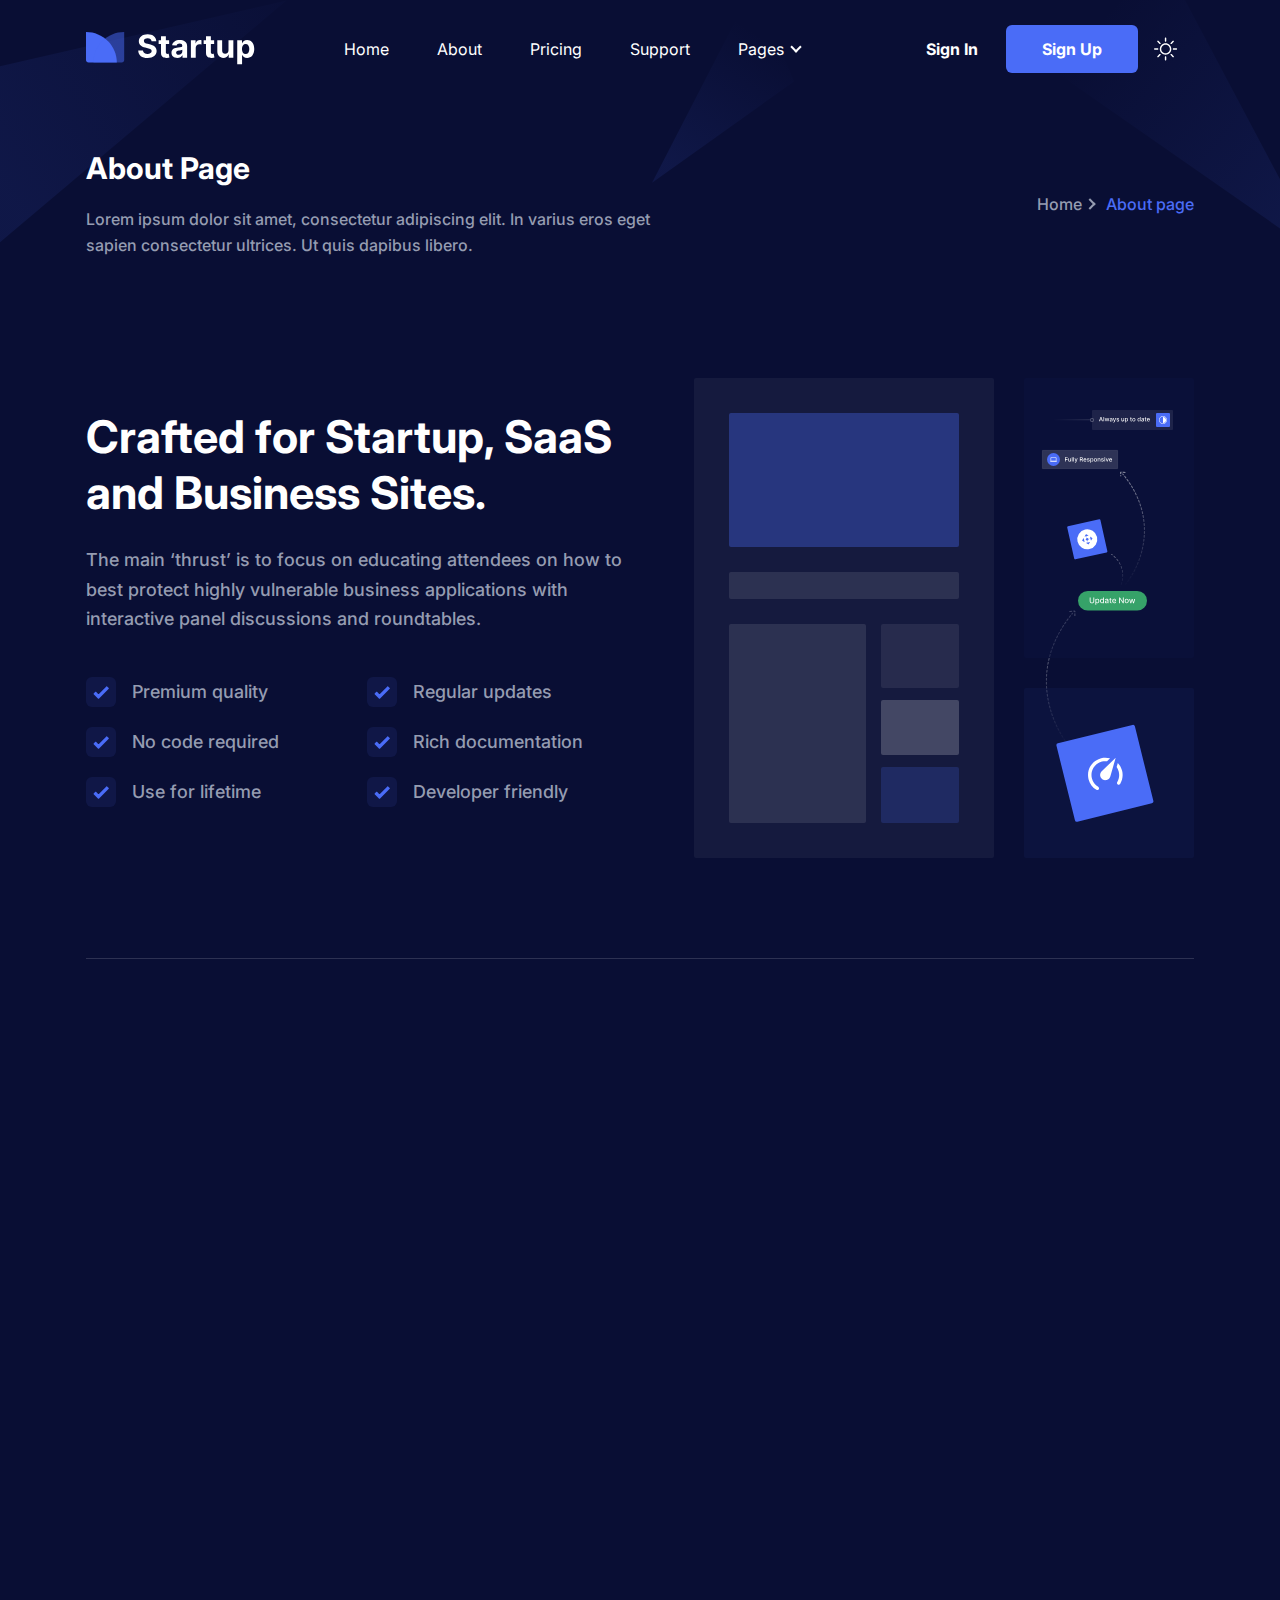
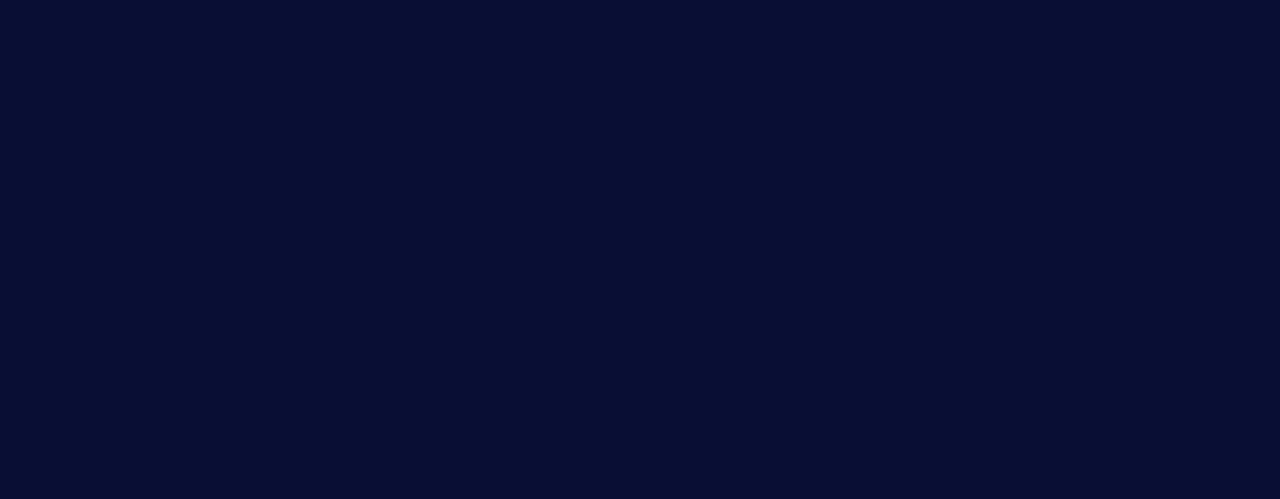
<file: about.html>
<!DOCTYPE html>
<html lang="en" class="dark">

<head>
  <meta charset="UTF-8" />
  <meta http-equiv="X-UA-Compatible" content="IE=edge" />
  <meta name="viewport" content="width=device-width, initial-scale=1.0" />
  <title>Startup Tailwind CSS Template</title>
<link rel="icon" href="favicon.ico"><link href="style.css" rel="stylesheet"></head>

<body class="dark:bg-black">
  <!-- ====== Navbar Section Start -->
  <header class="header bg-transparent absolute top-0 left-0 z-40 w-full flex items-center">
    <div class="container">
      <div class="flex mx-[-16px] items-center justify-between relative">
        <div class="px-4 w-60 max-w-full">
          <a href="index.html" class="w-full block py-8 header-logo">
            <img src="images/logo-2.svg" alt="logo" class="w-full dark:hidden" />
            <img src="images/logo.svg" alt="logo" class="w-full hidden dark:block" />
          </a>
        </div>
        <div class="flex px-4 justify-between items-center w-full">
          <div>
            <button id="navbarToggler" aria-label="Mobile Menu"
              class="block absolute right-4 top-1/2 translate-y-[-50%] lg:hidden focus:ring-2 ring-primary px-3 py-[6px] rounded-lg">
              <span class="relative w-[30px] h-[2px] my-[6px] block bg-dark dark:bg-white"></span>
              <span class="relative w-[30px] h-[2px] my-[6px] block bg-dark dark:bg-white"></span>
              <span class="relative w-[30px] h-[2px] my-[6px] block bg-dark dark:bg-white"></span>
            </button>
            <nav id="navbarCollapse"
              class="absolute py-5 lg:py-0 lg:px-4 xl:px-6 bg-white dark:bg-dark lg:dark:bg-transparent lg:bg-transparent shadow-lg rounded-lg max-w-[250px] w-full lg:max-w-full lg:w-full right-4 top-full hidden lg:block lg:static lg:shadow-none">
              <ul class="block lg:flex">
                <li class="relative group">
                  <a href="/#home"
                    class="menu-scroll text-base text-dark dark:text-white group-hover:opacity-70 py-2 lg:py-6 lg:inline-flex lg:px-0 flex mx-8 lg:mr-0">
                    Home
                  </a>
                </li>
                <li class="relative group">
                  <a href="/#about"
                    class="menu-scroll text-base text-dark dark:text-white group-hover:opacity-70 py-2 lg:py-6 lg:inline-flex lg:px-0 flex mx-8 lg:mr-0 lg:ml-8 xl:ml-12">
                    About
                  </a>
                </li>
                <li class="relative group">
                  <a href="/#pricing"
                    class="menu-scroll text-base text-dark dark:text-white group-hover:opacity-70 py-2 lg:py-6 lg:inline-flex lg:px-0 flex mx-8 lg:mr-0 lg:ml-8 xl:ml-12">
                    Pricing
                  </a>
                </li>
                <li class="relative group">
                  <a href="/#contact"
                    class="menu-scroll text-base text-dark dark:text-white group-hover:opacity-70 py-2 lg:py-6 lg:inline-flex lg:px-0 flex mx-8 lg:mr-0 lg:ml-8 xl:ml-12">
                    Support
                  </a>
                </li>
                <li class="relative group submenu-item">
                  <a href="javascript:void(0)"
                    class="text-base text-dark dark:text-white group-hover:opacity-70 py-2 lg:py-6 lg:inline-flex lg:pl-0 lg:pr-4 flex mx-8 lg:mr-0 lg:ml-8 xl:ml-12 relative after:absolute after:w-2 after:h-2 after:border-b-2 after:border-r-2 after:border-current after:rotate-45 lg:after:right-0 after:right-1 after:top-1/2 after:translate-y-[-50%] after:mt-[-2px]">
                    Pages
                  </a>
                  <div
                    class="submenu hidden relative lg:absolute w-[250px] top-full lg:top-[110%] left-0 rounded-md lg:shadow-lg p-4 lg:block lg:opacity-0 lg:invisible group-hover:opacity-100 lg:group-hover:visible lg:group-hover:top-full bg-white dark:bg-dark transition-[top] duration-300">
                    <a href="about.html"
                      class="block text-sm rounded py-[10px] px-4 text-dark dark:text-white hover:opacity-70"> About
                      Page </a>

                    <a href="contact.html"
                      class="block text-sm rounded py-[10px] px-4 text-dark dark:text-white hover:opacity-70"> Contact
                      Page </a>
                    <a href="blog-grids.html"
                      class="block text-sm rounded py-[10px] px-4 text-dark dark:text-white hover:opacity-70"> Blog Grid
                      Page </a>
                    <a href="blog-sidebar.html"
                      class="block text-sm rounded py-[10px] px-4 text-dark dark:text-white hover:opacity-70"> Blog
                      Sidebar Page </a>
                    <a href="blog-details.html"
                      class="block text-sm rounded py-[10px] px-4 text-dark dark:text-white hover:opacity-70"> Blog
                      Details Page </a>
                    <a href="signin.html"
                      class="block text-sm rounded py-[10px] px-4 text-dark dark:text-white hover:opacity-70"> Sign In
                      Page </a>
                    <a href="signup.html"
                      class="block text-sm rounded py-[10px] px-4 text-dark dark:text-white hover:opacity-70"> Sign Up
                      Page </a>
                    <a href="404.html"
                      class="block text-sm rounded py-[10px] px-4 text-dark dark:text-white hover:opacity-70"> 404 Page
                    </a>
                  </div>
                </li>
              </ul>
            </nav>
          </div>
          <div class="flex justify-end items-center pr-16 lg:pr-0">
            <a href="signin.html"
              class="hidden md:block text-base font-bold text-dark dark:text-white hover:opacity-70 py-3 px-7"> Sign In
            </a>
            <a href="signup.html"
              class="hidden md:block text-base font-bold text-white bg-primary py-3 px-8 md:px-9 lg:px-6 xl:px-9 hover:shadow-signUp hover:bg-opacity-90 rounded-md transition ease-in-up duration-300">
              Sign Up
            </a>
            <div>
              <label for="darkToggler"
                class="cursor-pointer w-9 h-9 md:w-14 md:h-14 rounded-full flex items-center justify-center bg-gray-2 dark:bg-dark-bg text-black dark:text-white">
                <input type="checkbox" name="darkToggler" id="darkToggler" class="sr-only" aria-label="darkToggler" />
                <svg viewBox="0 0 23 23" class="stroke-current dark:hidden w-5 h-5 md:w-6 md:h-6" fill="none">
                  <path
                    d="M9.55078 1.5C5.80078 1.5 1.30078 5.25 1.30078 11.25C1.30078 17.25 5.80078 21.75 11.8008 21.75C17.8008 21.75 21.5508 17.25 21.5508 13.5C13.3008 18.75 4.30078 9.75 9.55078 1.5Z"
                    stroke-width="2" stroke-linecap="round" stroke-linejoin="round" />
                </svg>
                <svg viewBox="0 0 25 24" fill="none" xmlns="http://www.w3.org/2000/svg"
                  class="hidden dark:block w-5 h-5 md:w-6 md:h-6">
                  <mask id="path-1-inside-1_977:1934" fill="white">
                    <path
                      d="M12.0508 16.5C10.8573 16.5 9.71271 16.0259 8.8688 15.182C8.02489 14.3381 7.55078 13.1935 7.55078 12C7.55078 10.8065 8.02489 9.66193 8.8688 8.81802C9.71271 7.97411 10.8573 7.5 12.0508 7.5C13.2443 7.5 14.3888 7.97411 15.2328 8.81802C16.0767 9.66193 16.5508 10.8065 16.5508 12C16.5508 13.1935 16.0767 14.3381 15.2328 15.182C14.3888 16.0259 13.2443 16.5 12.0508 16.5ZM12.0508 18C13.6421 18 15.1682 17.3679 16.2934 16.2426C17.4186 15.1174 18.0508 13.5913 18.0508 12C18.0508 10.4087 17.4186 8.88258 16.2934 7.75736C15.1682 6.63214 13.6421 6 12.0508 6C10.4595 6 8.93336 6.63214 7.80814 7.75736C6.68292 8.88258 6.05078 10.4087 6.05078 12C6.05078 13.5913 6.68292 15.1174 7.80814 16.2426C8.93336 17.3679 10.4595 18 12.0508 18ZM12.0508 0C12.2497 0 12.4405 0.0790176 12.5811 0.21967C12.7218 0.360322 12.8008 0.551088 12.8008 0.75V3.75C12.8008 3.94891 12.7218 4.13968 12.5811 4.28033C12.4405 4.42098 12.2497 4.5 12.0508 4.5C11.8519 4.5 11.6611 4.42098 11.5205 4.28033C11.3798 4.13968 11.3008 3.94891 11.3008 3.75V0.75C11.3008 0.551088 11.3798 0.360322 11.5205 0.21967C11.6611 0.0790176 11.8519 0 12.0508 0V0ZM12.0508 19.5C12.2497 19.5 12.4405 19.579 12.5811 19.7197C12.7218 19.8603 12.8008 20.0511 12.8008 20.25V23.25C12.8008 23.4489 12.7218 23.6397 12.5811 23.7803C12.4405 23.921 12.2497 24 12.0508 24C11.8519 24 11.6611 23.921 11.5205 23.7803C11.3798 23.6397 11.3008 23.4489 11.3008 23.25V20.25C11.3008 20.0511 11.3798 19.8603 11.5205 19.7197C11.6611 19.579 11.8519 19.5 12.0508 19.5ZM24.0508 12C24.0508 12.1989 23.9718 12.3897 23.8311 12.5303C23.6905 12.671 23.4997 12.75 23.3008 12.75H20.3008C20.1019 12.75 19.9111 12.671 19.7705 12.5303C19.6298 12.3897 19.5508 12.1989 19.5508 12C19.5508 11.8011 19.6298 11.6103 19.7705 11.4697C19.9111 11.329 20.1019 11.25 20.3008 11.25H23.3008C23.4997 11.25 23.6905 11.329 23.8311 11.4697C23.9718 11.6103 24.0508 11.8011 24.0508 12ZM4.55078 12C4.55078 12.1989 4.47176 12.3897 4.33111 12.5303C4.19046 12.671 3.99969 12.75 3.80078 12.75H0.800781C0.601869 12.75 0.411103 12.671 0.270451 12.5303C0.129799 12.3897 0.0507813 12.1989 0.0507812 12C0.0507813 11.8011 0.129799 11.6103 0.270451 11.4697C0.411103 11.329 0.601869 11.25 0.800781 11.25H3.80078C3.99969 11.25 4.19046 11.329 4.33111 11.4697C4.47176 11.6103 4.55078 11.8011 4.55078 12ZM20.5363 3.5145C20.6769 3.65515 20.7559 3.84588 20.7559 4.04475C20.7559 4.24362 20.6769 4.43435 20.5363 4.575L18.4153 6.6975C18.3455 6.76713 18.2628 6.82235 18.1717 6.86C18.0806 6.89765 17.983 6.91699 17.8845 6.91692C17.6855 6.91678 17.4947 6.83758 17.354 6.69675C17.2844 6.62702 17.2292 6.54425 17.1915 6.45318C17.1539 6.36211 17.1345 6.26452 17.1346 6.16597C17.1348 5.96695 17.214 5.77613 17.3548 5.6355L19.4758 3.5145C19.6164 3.3739 19.8072 3.29491 20.006 3.29491C20.2049 3.29491 20.3956 3.3739 20.5363 3.5145ZM6.74678 17.304C6.88738 17.4446 6.96637 17.6354 6.96637 17.8342C6.96637 18.0331 6.88738 18.2239 6.74678 18.3645L4.62578 20.4855C4.48433 20.6221 4.29488 20.6977 4.09823 20.696C3.90158 20.6943 3.71347 20.6154 3.57442 20.4764C3.43536 20.3373 3.35648 20.1492 3.35478 19.9526C3.35307 19.7559 3.42866 19.5665 3.56528 19.425L5.68628 17.304C5.82693 17.1634 6.01766 17.0844 6.21653 17.0844C6.4154 17.0844 6.60614 17.1634 6.74678 17.304ZM20.5363 20.4855C20.3956 20.6261 20.2049 20.7051 20.006 20.7051C19.8072 20.7051 19.6164 20.6261 19.4758 20.4855L17.3548 18.3645C17.2182 18.223 17.1426 18.0336 17.1443 17.8369C17.146 17.6403 17.2249 17.4522 17.3639 17.3131C17.503 17.1741 17.6911 17.0952 17.8877 17.0935C18.0844 17.0918 18.2738 17.1674 18.4153 17.304L20.5363 19.425C20.6769 19.5656 20.7559 19.7564 20.7559 19.9552C20.7559 20.1541 20.6769 20.3449 20.5363 20.4855ZM6.74678 6.6975C6.60614 6.8381 6.4154 6.91709 6.21653 6.91709C6.01766 6.91709 5.82693 6.8381 5.68628 6.6975L3.56528 4.575C3.49365 4.50582 3.43651 4.42306 3.39721 4.33155C3.3579 4.24005 3.33721 4.14164 3.33634 4.04205C3.33548 3.94247 3.35445 3.84371 3.39216 3.75153C3.42988 3.65936 3.48557 3.57562 3.55598 3.5052C3.6264 3.43478 3.71014 3.37909 3.80232 3.34138C3.89449 3.30367 3.99325 3.2847 4.09283 3.28556C4.19242 3.28643 4.29083 3.30712 4.38233 3.34642C4.47384 3.38573 4.5566 3.44287 4.62578 3.5145L6.74678 5.6355C6.81663 5.70517 6.87204 5.78793 6.90985 5.87905C6.94766 5.97017 6.96712 6.06785 6.96712 6.1665C6.96712 6.26515 6.94766 6.36283 6.90985 6.45395C6.87204 6.54507 6.81663 6.62783 6.74678 6.6975Z" />
                  </mask>
                  <path
                    d="M12.0508 16.5C10.8573 16.5 9.71271 16.0259 8.8688 15.182C8.02489 14.3381 7.55078 13.1935 7.55078 12C7.55078 10.8065 8.02489 9.66193 8.8688 8.81802C9.71271 7.97411 10.8573 7.5 12.0508 7.5C13.2443 7.5 14.3888 7.97411 15.2328 8.81802C16.0767 9.66193 16.5508 10.8065 16.5508 12C16.5508 13.1935 16.0767 14.3381 15.2328 15.182C14.3888 16.0259 13.2443 16.5 12.0508 16.5ZM12.0508 18C13.6421 18 15.1682 17.3679 16.2934 16.2426C17.4186 15.1174 18.0508 13.5913 18.0508 12C18.0508 10.4087 17.4186 8.88258 16.2934 7.75736C15.1682 6.63214 13.6421 6 12.0508 6C10.4595 6 8.93336 6.63214 7.80814 7.75736C6.68292 8.88258 6.05078 10.4087 6.05078 12C6.05078 13.5913 6.68292 15.1174 7.80814 16.2426C8.93336 17.3679 10.4595 18 12.0508 18ZM12.0508 0C12.2497 0 12.4405 0.0790176 12.5811 0.21967C12.7218 0.360322 12.8008 0.551088 12.8008 0.75V3.75C12.8008 3.94891 12.7218 4.13968 12.5811 4.28033C12.4405 4.42098 12.2497 4.5 12.0508 4.5C11.8519 4.5 11.6611 4.42098 11.5205 4.28033C11.3798 4.13968 11.3008 3.94891 11.3008 3.75V0.75C11.3008 0.551088 11.3798 0.360322 11.5205 0.21967C11.6611 0.0790176 11.8519 0 12.0508 0V0ZM12.0508 19.5C12.2497 19.5 12.4405 19.579 12.5811 19.7197C12.7218 19.8603 12.8008 20.0511 12.8008 20.25V23.25C12.8008 23.4489 12.7218 23.6397 12.5811 23.7803C12.4405 23.921 12.2497 24 12.0508 24C11.8519 24 11.6611 23.921 11.5205 23.7803C11.3798 23.6397 11.3008 23.4489 11.3008 23.25V20.25C11.3008 20.0511 11.3798 19.8603 11.5205 19.7197C11.6611 19.579 11.8519 19.5 12.0508 19.5ZM24.0508 12C24.0508 12.1989 23.9718 12.3897 23.8311 12.5303C23.6905 12.671 23.4997 12.75 23.3008 12.75H20.3008C20.1019 12.75 19.9111 12.671 19.7705 12.5303C19.6298 12.3897 19.5508 12.1989 19.5508 12C19.5508 11.8011 19.6298 11.6103 19.7705 11.4697C19.9111 11.329 20.1019 11.25 20.3008 11.25H23.3008C23.4997 11.25 23.6905 11.329 23.8311 11.4697C23.9718 11.6103 24.0508 11.8011 24.0508 12ZM4.55078 12C4.55078 12.1989 4.47176 12.3897 4.33111 12.5303C4.19046 12.671 3.99969 12.75 3.80078 12.75H0.800781C0.601869 12.75 0.411103 12.671 0.270451 12.5303C0.129799 12.3897 0.0507813 12.1989 0.0507812 12C0.0507813 11.8011 0.129799 11.6103 0.270451 11.4697C0.411103 11.329 0.601869 11.25 0.800781 11.25H3.80078C3.99969 11.25 4.19046 11.329 4.33111 11.4697C4.47176 11.6103 4.55078 11.8011 4.55078 12ZM20.5363 3.5145C20.6769 3.65515 20.7559 3.84588 20.7559 4.04475C20.7559 4.24362 20.6769 4.43435 20.5363 4.575L18.4153 6.6975C18.3455 6.76713 18.2628 6.82235 18.1717 6.86C18.0806 6.89765 17.983 6.91699 17.8845 6.91692C17.6855 6.91678 17.4947 6.83758 17.354 6.69675C17.2844 6.62702 17.2292 6.54425 17.1915 6.45318C17.1539 6.36211 17.1345 6.26452 17.1346 6.16597C17.1348 5.96695 17.214 5.77613 17.3548 5.6355L19.4758 3.5145C19.6164 3.3739 19.8072 3.29491 20.006 3.29491C20.2049 3.29491 20.3956 3.3739 20.5363 3.5145ZM6.74678 17.304C6.88738 17.4446 6.96637 17.6354 6.96637 17.8342C6.96637 18.0331 6.88738 18.2239 6.74678 18.3645L4.62578 20.4855C4.48433 20.6221 4.29488 20.6977 4.09823 20.696C3.90158 20.6943 3.71347 20.6154 3.57442 20.4764C3.43536 20.3373 3.35648 20.1492 3.35478 19.9526C3.35307 19.7559 3.42866 19.5665 3.56528 19.425L5.68628 17.304C5.82693 17.1634 6.01766 17.0844 6.21653 17.0844C6.4154 17.0844 6.60614 17.1634 6.74678 17.304ZM20.5363 20.4855C20.3956 20.6261 20.2049 20.7051 20.006 20.7051C19.8072 20.7051 19.6164 20.6261 19.4758 20.4855L17.3548 18.3645C17.2182 18.223 17.1426 18.0336 17.1443 17.8369C17.146 17.6403 17.2249 17.4522 17.3639 17.3131C17.503 17.1741 17.6911 17.0952 17.8877 17.0935C18.0844 17.0918 18.2738 17.1674 18.4153 17.304L20.5363 19.425C20.6769 19.5656 20.7559 19.7564 20.7559 19.9552C20.7559 20.1541 20.6769 20.3449 20.5363 20.4855ZM6.74678 6.6975C6.60614 6.8381 6.4154 6.91709 6.21653 6.91709C6.01766 6.91709 5.82693 6.8381 5.68628 6.6975L3.56528 4.575C3.49365 4.50582 3.43651 4.42306 3.39721 4.33155C3.3579 4.24005 3.33721 4.14164 3.33634 4.04205C3.33548 3.94247 3.35445 3.84371 3.39216 3.75153C3.42988 3.65936 3.48557 3.57562 3.55598 3.5052C3.6264 3.43478 3.71014 3.37909 3.80232 3.34138C3.89449 3.30367 3.99325 3.2847 4.09283 3.28556C4.19242 3.28643 4.29083 3.30712 4.38233 3.34642C4.47384 3.38573 4.5566 3.44287 4.62578 3.5145L6.74678 5.6355C6.81663 5.70517 6.87204 5.78793 6.90985 5.87905C6.94766 5.97017 6.96712 6.06785 6.96712 6.1665C6.96712 6.26515 6.94766 6.36283 6.90985 6.45395C6.87204 6.54507 6.81663 6.62783 6.74678 6.6975Z"
                    fill="black" stroke="white" stroke-width="2" mask="url(#path-1-inside-1_977:1934)" />
                </svg>
              </label>
            </div>
          </div>
        </div>
      </div>
    </div>
  </header>
  <!-- ====== Navbar Section End -->

  <!-- ====== Page Title Section Start -->
  <section class="relative z-10 pt-[150px] overflow-hidden">
    <div class="container">
      <div class="flex flex-wrap items-center mx-[-16px]">
        <div class="w-full md:w-8/12 lg:w-7/12 px-4">
          <div class="max-w-[570px] mb-12 md:mb-0">
            <h1 class="font-bold text-black dark:text-white text-2xl sm:text-3xl mb-5">About Page</h1>
            <p class="font-medium text-base text-body-color leading-relaxed">
              Lorem ipsum dolor sit amet, consectetur adipiscing elit. In varius eros eget sapien consectetur ultrices.
              Ut quis dapibus libero.
            </p>
          </div>
        </div>
        <div class="w-full md:w-4/12 lg:w-5/12 px-4">
          <div class="text-end">
            <ul class="flex items-center md:justify-end">
              <li class="flex items-center">
                <a href="index.html" class="font-medium text-base text-body-color pr-1 hover:text-primary"> Home </a>
                <span class="block w-2 h-2 border-t-2 border-r-2 border-body-color rotate-45 mr-3"></span>
              </li>
              <li class="font-medium text-base text-primary">About page</li>
            </ul>
          </div>
        </div>
      </div>
    </div>

    <div>
      <span class="absolute top-0 left-0 z-[-1]">
        <svg width="287" height="254" viewBox="0 0 287 254" fill="none" xmlns="http://www.w3.org/2000/svg">
          <path opacity="0.1" d="M286.5 0.5L-14.5 254.5V69.5L286.5 0.5Z" fill="url(#paint0_linear_111:578)" />
          <defs>
            <linearGradient id="paint0_linear_111:578" x1="-40.5" y1="117" x2="301.926" y2="-97.1485"
              gradientUnits="userSpaceOnUse">
              <stop stop-color="#4A6CF7" />
              <stop offset="1" stop-color="#4A6CF7" stop-opacity="0" />
            </linearGradient>
          </defs>
        </svg>
      </span>
      <span class="absolute right-0 top-0 z-[-1]">
        <svg width="628" height="258" viewBox="0 0 628 258" fill="none" xmlns="http://www.w3.org/2000/svg">
          <path opacity="0.1" d="M669.125 257.002L345.875 31.9983L524.571 -15.8832L669.125 257.002Z"
            fill="url(#paint0_linear_0:1)" />
          <path opacity="0.1" d="M0.0716344 182.78L101.988 -15.0769L142.154 81.4093L0.0716344 182.78Z"
            fill="url(#paint1_linear_0:1)" />
          <defs>
            <linearGradient id="paint0_linear_0:1" x1="644" y1="221" x2="429.946" y2="37.0429"
              gradientUnits="userSpaceOnUse">
              <stop stop-color="#4A6CF7" />
              <stop offset="1" stop-color="#4A6CF7" stop-opacity="0" />
            </linearGradient>
            <linearGradient id="paint1_linear_0:1" x1="18.3648" y1="166.016" x2="105.377" y2="32.3398"
              gradientUnits="userSpaceOnUse">
              <stop stop-color="#4A6CF7" />
              <stop offset="1" stop-color="#4A6CF7" stop-opacity="0" />
            </linearGradient>
          </defs>
        </svg>
      </span>
    </div>
  </section>
  <!-- ====== Page Title Section End -->

  <!-- ====== About Section Start -->
  <section id="about" class="pt-[120px]">
    <div class="container">
      <div class="pb-[100px] border-b border-white border-opacity-[.15]">
        <div class="flex flex-wrap items-center mx-[-16px]">
          <div class="w-full lg:w-1/2 px-4">
            <div class="mb-12 lg:mb-0 max-w-[570px] wow fadeInUp" data-wow-delay=".15s">
              <h2
                class="text-black dark:text-white font-bold text-3xl sm:text-4xl md:text-[45px] lg:text-4xl xl:text-[45px] leading-tight sm:leading-tight md:leading-tight lg:leading-tight xl:leading-tight mb-6">
                Crafted for Startup, SaaS and Business Sites.
              </h2>
              <p class="font-medium text-body-color text-base sm:text-lg leading-relaxed sm:leading-relaxed mb-11">
                The main ‘thrust’ is to focus on educating attendees on how to best protect highly vulnerable business
                applications with interactive panel discussions and roundtables.
              </p>
              <div class="flex flex-wrap -mx-3">
                <div class="w-full sm:w-1/2 lg:w-full xl:w-1/2 px-3">
                  <p class="flex items-center text-body-color text-lg font-medium mb-5">
                    <span
                      class="w-[30px] h-[30px] flex items-center justify-center rounded-md bg-primary bg-opacity-10 text-primary mr-4">
                      <svg width="16" height="13" viewBox="0 0 16 13" class="fill-current">
                        <path
                          d="M5.8535 12.6631C5.65824 12.8584 5.34166 12.8584 5.1464 12.6631L0.678505 8.1952C0.483242 7.99994 0.483242 7.68336 0.678505 7.4881L2.32921 5.83739C2.52467 5.64193 2.84166 5.64216 3.03684 5.83791L5.14622 7.95354C5.34147 8.14936 5.65859 8.14952 5.85403 7.95388L13.3797 0.420561C13.575 0.22513 13.8917 0.225051 14.087 0.420383L15.7381 2.07143C15.9333 2.26669 15.9333 2.58327 15.7381 2.77854L5.8535 12.6631Z" />
                      </svg>
                    </span>
                    Premium quality
                  </p>
                  <p class="flex items-center text-body-color text-lg font-medium mb-5">
                    <span
                      class="w-[30px] h-[30px] flex items-center justify-center rounded-md bg-primary bg-opacity-10 text-primary mr-4">
                      <svg width="16" height="13" viewBox="0 0 16 13" class="fill-current">
                        <path
                          d="M5.8535 12.6631C5.65824 12.8584 5.34166 12.8584 5.1464 12.6631L0.678505 8.1952C0.483242 7.99994 0.483242 7.68336 0.678505 7.4881L2.32921 5.83739C2.52467 5.64193 2.84166 5.64216 3.03684 5.83791L5.14622 7.95354C5.34147 8.14936 5.65859 8.14952 5.85403 7.95388L13.3797 0.420561C13.575 0.22513 13.8917 0.225051 14.087 0.420383L15.7381 2.07143C15.9333 2.26669 15.9333 2.58327 15.7381 2.77854L5.8535 12.6631Z" />
                      </svg>
                    </span>
                    No code required
                  </p>
                  <p class="flex items-center text-body-color text-lg font-medium mb-5">
                    <span
                      class="w-[30px] h-[30px] flex items-center justify-center rounded-md bg-primary bg-opacity-10 text-primary mr-4">
                      <svg width="16" height="13" viewBox="0 0 16 13" class="fill-current">
                        <path
                          d="M5.8535 12.6631C5.65824 12.8584 5.34166 12.8584 5.1464 12.6631L0.678505 8.1952C0.483242 7.99994 0.483242 7.68336 0.678505 7.4881L2.32921 5.83739C2.52467 5.64193 2.84166 5.64216 3.03684 5.83791L5.14622 7.95354C5.34147 8.14936 5.65859 8.14952 5.85403 7.95388L13.3797 0.420561C13.575 0.22513 13.8917 0.225051 14.087 0.420383L15.7381 2.07143C15.9333 2.26669 15.9333 2.58327 15.7381 2.77854L5.8535 12.6631Z" />
                      </svg>
                    </span>
                    Use for lifetime
                  </p>
                </div>
                <div class="w-full sm:w-1/2 lg:w-full xl:w-1/2 px-3">
                  <p class="flex items-center text-body-color text-lg font-medium mb-5">
                    <span
                      class="w-[30px] h-[30px] flex items-center justify-center rounded-md bg-primary bg-opacity-10 text-primary mr-4">
                      <svg width="16" height="13" viewBox="0 0 16 13" class="fill-current">
                        <path
                          d="M5.8535 12.6631C5.65824 12.8584 5.34166 12.8584 5.1464 12.6631L0.678505 8.1952C0.483242 7.99994 0.483242 7.68336 0.678505 7.4881L2.32921 5.83739C2.52467 5.64193 2.84166 5.64216 3.03684 5.83791L5.14622 7.95354C5.34147 8.14936 5.65859 8.14952 5.85403 7.95388L13.3797 0.420561C13.575 0.22513 13.8917 0.225051 14.087 0.420383L15.7381 2.07143C15.9333 2.26669 15.9333 2.58327 15.7381 2.77854L5.8535 12.6631Z" />
                      </svg>
                    </span>
                    Regular updates
                  </p>
                  <p class="flex items-center text-body-color text-lg font-medium mb-5">
                    <span
                      class="w-[30px] h-[30px] flex items-center justify-center rounded-md bg-primary bg-opacity-10 text-primary mr-4">
                      <svg width="16" height="13" viewBox="0 0 16 13" class="fill-current">
                        <path
                          d="M5.8535 12.6631C5.65824 12.8584 5.34166 12.8584 5.1464 12.6631L0.678505 8.1952C0.483242 7.99994 0.483242 7.68336 0.678505 7.4881L2.32921 5.83739C2.52467 5.64193 2.84166 5.64216 3.03684 5.83791L5.14622 7.95354C5.34147 8.14936 5.65859 8.14952 5.85403 7.95388L13.3797 0.420561C13.575 0.22513 13.8917 0.225051 14.087 0.420383L15.7381 2.07143C15.9333 2.26669 15.9333 2.58327 15.7381 2.77854L5.8535 12.6631Z" />
                      </svg>
                    </span>
                    Rich documentation
                  </p>
                  <p class="flex items-center text-body-color text-lg font-medium mb-5">
                    <span
                      class="w-[30px] h-[30px] flex items-center justify-center rounded-md bg-primary bg-opacity-10 text-primary mr-4">
                      <svg width="16" height="13" viewBox="0 0 16 13" class="fill-current">
                        <path
                          d="M5.8535 12.6631C5.65824 12.8584 5.34166 12.8584 5.1464 12.6631L0.678505 8.1952C0.483242 7.99994 0.483242 7.68336 0.678505 7.4881L2.32921 5.83739C2.52467 5.64193 2.84166 5.64216 3.03684 5.83791L5.14622 7.95354C5.34147 8.14936 5.65859 8.14952 5.85403 7.95388L13.3797 0.420561C13.575 0.22513 13.8917 0.225051 14.087 0.420383L15.7381 2.07143C15.9333 2.26669 15.9333 2.58327 15.7381 2.77854L5.8535 12.6631Z" />
                      </svg>
                    </span>
                    Developer friendly
                  </p>
                </div>
              </div>
            </div>
          </div>
          <div class="w-full lg:w-1/2 px-4">
            <div class="text-center lg:text-right wow fadeInUp" data-wow-delay=".2s">
              <img src="images/about-image.svg" alt="about-image" class="max-w-full mx-auto lg:mr-0" />
            </div>
          </div>
        </div>
      </div>
    </div>
  </section>
  <!-- ====== About Section End -->

  <!-- ====== About Section Start -->
  <section class="pt-[100px] pb-[120px]">
    <div class="container">
      <div class="flex flex-wrap items-center mx-[-16px]">
        <div class="w-full lg:w-1/2 px-4">
          <div class="text-center lg:text-left mb-12 lg:mb-0 wow fadeInUp" data-wow-delay=".15s">
            <img src="images/about-image-2.svg" alt="about image" class="max-w-full mx-auto lg:ml-0" />
          </div>
        </div>
        <div class="w-full lg:w-1/2 px-4">
          <div class="max-w-[470px] wow fadeInUp" data-wow-delay=".2s">
            <div class="mb-9">
              <h3 class="font-bold text-black dark:text-white text-xl sm:text-2xl lg:text-xl xl:text-2xl mb-4">Bug free
                code</h3>
              <p class="text-body-color text-base sm:text-lg leading-relaxed sm:leading-relaxed font-medium">
                Lorem ipsum dolor sit amet, consectetur adipiscing elit, sed do eiusmod tempor incididunt ut labore et
                dolore magna aliqua.
              </p>
            </div>
            <div class="mb-9">
              <h3 class="font-bold text-black dark:text-white text-xl sm:text-2xl lg:text-xl xl:text-2xl mb-4">Premier
                support</h3>
              <p class="text-body-color text-base sm:text-lg leading-relaxed sm:leading-relaxed font-medium">
                Lorem ipsum dolor sit amet, consectetur adipiscing elit, sed do eiusmod tempor incididunt.
              </p>
            </div>
            <div class="mb-1">
              <h3 class="font-bold text-black dark:text-white text-xl sm:text-2xl lg:text-xl xl:text-2xl mb-4">Regular
                updates</h3>
              <p class="text-body-color text-base sm:text-lg leading-relaxed sm:leading-relaxed font-medium">
                Lorem ipsum dolor sit amet, sed do eiusmod tempor incididunt consectetur adipiscing elit setim.
              </p>
            </div>
          </div>
        </div>
      </div>
    </div>
  </section>
  <!-- ====== About Section End -->

  <!-- ====== Footer Section Start -->
  <footer class="relative z-10 bg-primary bg-opacity-5 pt-[100px] wow fadeInUp" data-wow-delay=".1s">
    <div class="container">
      <div class="flex flex-wrap mx-[-16px]">
        <div class="w-full md:w-1/2 lg:w-4/12 xl:w-5/12 px-4">
          <div class="mb-16 max-w-[360px]">
            <a href="index.html" class="inline-block mb-8">
              <img src="images/logo-2.svg" alt="logo" class="w-full dark:hidden" />
              <img src="images/logo.svg" alt="logo" class="w-full hidden dark:block" />
            </a>
            <p class="text-body-color text-base font-medium leading-relaxed mb-9">Lorem ipsum dolor sit amet,
              consectetur adipiscing elit. Integer lobortis.</p>
            <div class="flex items-center">
              <a href="javascript:void(0)" aria-label="social-link" class="text-[#CED3F6] hover:text-primary mr-6">
                <svg width="9" height="18" viewBox="0 0 9 18" class="fill-current">
                  <path
                    d="M8.13643 7H6.78036H6.29605V6.43548V4.68548V4.12097H6.78036H7.79741C8.06378 4.12097 8.28172 3.89516 8.28172 3.55645V0.564516C8.28172 0.254032 8.088 0 7.79741 0H6.02968C4.11665 0 2.78479 1.58064 2.78479 3.92339V6.37903V6.94355H2.30048H0.65382C0.314802 6.94355 0 7.25403 0 7.70564V9.7379C0 10.1331 0.266371 10.5 0.65382 10.5H2.25205H2.73636V11.0645V16.7379C2.73636 17.1331 3.00273 17.5 3.39018 17.5H5.66644C5.81174 17.5 5.93281 17.4153 6.02968 17.3024C6.12654 17.1895 6.19919 16.9919 6.19919 16.8226V11.0927V10.5282H6.70771H7.79741C8.11222 10.5282 8.35437 10.3024 8.4028 9.96371V9.93548V9.90726L8.74182 7.95968C8.76604 7.7621 8.74182 7.53629 8.59653 7.31048C8.54809 7.16935 8.33016 7.02823 8.13643 7Z" />
                </svg>
              </a>
              <a href="javascript:void(0)" aria-label="social-link" class="text-[#CED3F6] hover:text-primary mr-6">
                <svg width="19" height="14" viewBox="0 0 19 14" class="fill-current">
                  <path
                    d="M16.3024 2.26027L17.375 1.0274C17.6855 0.693493 17.7702 0.436644 17.7984 0.308219C16.9516 0.770548 16.1613 0.924658 15.6532 0.924658H15.4556L15.3427 0.821918C14.6653 0.282534 13.8185 0 12.9153 0C10.9395 0 9.3871 1.48973 9.3871 3.21062C9.3871 3.31336 9.3871 3.46747 9.41532 3.57021L9.5 4.0839L8.90726 4.05822C5.29435 3.95548 2.33065 1.13014 1.85081 0.642123C1.06048 1.92637 1.5121 3.15925 1.99194 3.92979L2.95161 5.36815L1.42742 4.5976C1.45565 5.67637 1.90726 6.52397 2.78226 7.14041L3.54435 7.65411L2.78226 7.93665C3.2621 9.24658 4.33468 9.78596 5.125 9.99144L6.16935 10.2483L5.18145 10.8647C3.60081 11.8921 1.625 11.8151 0.75 11.738C2.52823 12.8682 4.64516 13.125 6.1129 13.125C7.21371 13.125 8.03226 13.0223 8.22984 12.9452C16.1331 11.25 16.5 4.82877 16.5 3.54452V3.36473L16.6694 3.26199C17.629 2.44007 18.0242 2.00342 18.25 1.74658C18.1653 1.77226 18.0524 1.82363 17.9395 1.84932L16.3024 2.26027Z" />
                </svg>
              </a>
              <a href="javascript:void(0)" aria-label="social-link" class="text-[#CED3F6] hover:text-primary mr-6">
                <svg width="18" height="14" viewBox="0 0 18 14" class="fill-current">
                  <path
                    d="M17.5058 2.07119C17.3068 1.2488 16.7099 0.609173 15.9423 0.395963C14.5778 7.26191e-08 9.0627 0 9.0627 0C9.0627 0 3.54766 7.26191e-08 2.18311 0.395963C1.41555 0.609173 0.818561 1.2488 0.619565 2.07119C0.25 3.56366 0.25 6.60953 0.25 6.60953C0.25 6.60953 0.25 9.68585 0.619565 11.1479C0.818561 11.9703 1.41555 12.6099 2.18311 12.8231C3.54766 13.2191 9.0627 13.2191 9.0627 13.2191C9.0627 13.2191 14.5778 13.2191 15.9423 12.8231C16.7099 12.6099 17.3068 11.9703 17.5058 11.1479C17.8754 9.68585 17.8754 6.60953 17.8754 6.60953C17.8754 6.60953 17.8754 3.56366 17.5058 2.07119ZM7.30016 9.44218V3.77687L11.8771 6.60953L7.30016 9.44218Z" />
                </svg>
              </a>
              <a href="javascript:void(0)" aria-label="social-link" class="text-[#CED3F6] hover:text-primary mr-6">
                <svg width="17" height="16" viewBox="0 0 17 16" class="fill-current">
                  <path
                    d="M15.2196 0H1.99991C1.37516 0 0.875366 0.497491 0.875366 1.11936V14.3029C0.875366 14.8999 1.37516 15.4222 1.99991 15.4222H15.1696C15.7943 15.4222 16.2941 14.9247 16.2941 14.3029V1.09448C16.3441 0.497491 15.8443 0 15.2196 0ZM5.44852 13.1089H3.17444V5.7709H5.44852V13.1089ZM4.29899 4.75104C3.54929 4.75104 2.97452 4.15405 2.97452 3.43269C2.97452 2.71133 3.57428 2.11434 4.29899 2.11434C5.02369 2.11434 5.62345 2.71133 5.62345 3.43269C5.62345 4.15405 5.07367 4.75104 4.29899 4.75104ZM14.07 13.1089H11.796V9.55183C11.796 8.7061 11.771 7.58674 10.5964 7.58674C9.39693 7.58674 9.222 8.53198 9.222 9.47721V13.1089H6.94792V5.7709H9.17202V6.79076H9.19701C9.52188 6.19377 10.2466 5.59678 11.3711 5.59678C13.6952 5.59678 14.12 7.08925 14.12 9.12897V13.1089H14.07Z" />
                </svg>
              </a>
            </div>
          </div>
        </div>

        <div class="w-full sm:w-1/2 md:w-1/2 lg:w-2/12 xl:w-2/12 px-4">
          <div class="mb-16">
            <h2 class="font-bold text-black dark:text-white text-xl mb-10">Useful Links</h2>
            <ul>
              <li>
                <a href="/blog-grids.html"
                  class="text-base font-medium inline-block text-body-color mb-4 hover:text-primary"> Blog </a>
              </li>
              <li>
                <a href="/index.html#pricing"
                  class="text-base font-medium inline-block text-body-color mb-4 hover:text-primary"> Pricing </a>
              </li>
              <li>
                <a href="/index.html#about"
                  class="text-base font-medium inline-block text-body-color mb-4 hover:text-primary"> About </a>
              </li>
            </ul>
          </div>
        </div>

        <div class="w-full sm:w-1/2 md:w-1/2 lg:w-2/12 xl:w-2/12 px-4">
          <div class="mb-16">
            <h2 class="font-bold text-black dark:text-white text-xl mb-10">Terms</h2>
            <ul>
              <li>
                <a href="javascript:void(0)"
                  class="text-base font-medium inline-block text-body-color mb-4 hover:text-primary"> TOS </a>
              </li>
              <li>
                <a href="javascript:void(0)"
                  class="text-base font-medium inline-block text-body-color mb-4 hover:text-primary"> Privacy Policy
                </a>
              </li>
              <li>
                <a href="javascript:void(0)"
                  class="text-base font-medium inline-block text-body-color mb-4 hover:text-primary"> Refund Policy </a>
              </li>
            </ul>
          </div>
        </div>

        <div class="w-full md:w-1/2 lg:w-4/12 xl:w-3/12 px-4">
          <div class="mb-16">
            <h2 class="font-bold text-black dark:text-white text-xl mb-10">Support & Help</h2>
            <ul>
              <li>
                <a href="javascript:void(0)"
                  class="text-base font-medium inline-block text-body-color mb-4 hover:text-primary"> Open Support
                  Ticket </a>
              </li>
              <li>
                <a href="javascript:void(0)"
                  class="text-base font-medium inline-block text-body-color mb-4 hover:text-primary"> Terms of Use </a>
              </li>
              <li>
                <a href="/index.html#about"
                  class="text-base font-medium inline-block text-body-color mb-4 hover:text-primary"> About </a>
              </li>
            </ul>
          </div>
        </div>
      </div>
    </div>
    <div class="py-8 bg-primary bg-opacity-10">
      <div class="container">
        <p class="text-body-color dark:text-white text-base text-center">&copy; Crafted by <a href="https://mramzanch.blogspot.com/">M Ramzan Ch!</a></p>
      </div>
    </div>
    <div class="absolute right-0 top-14 z-[-1]">
      <svg width="55" height="99" viewBox="0 0 55 99" fill="none" xmlns="http://www.w3.org/2000/svg">
        <circle opacity="0.8" cx="49.5" cy="49.5" r="49.5" fill="#959CB1" />
        <mask id="mask0_94:899" style="mask-type: alpha" maskUnits="userSpaceOnUse" x="0" y="0" width="99" height="99">
          <circle opacity="0.8" cx="49.5" cy="49.5" r="49.5" fill="#4A6CF7" />
        </mask>
        <g mask="url(#mask0_94:899)">
          <circle opacity="0.8" cx="49.5" cy="49.5" r="49.5" fill="url(#paint0_radial_94:899)" />
          <g opacity="0.8" filter="url(#filter0_f_94:899)">
            <circle cx="53.8676" cy="26.2061" r="20.3824" fill="white" />
          </g>
        </g>
        <defs>
          <filter id="filter0_f_94:899" x="12.4852" y="-15.1763" width="82.7646" height="82.7646"
            filterUnits="userSpaceOnUse" color-interpolation-filters="sRGB">
            <feFlood flood-opacity="0" result="BackgroundImageFix" />
            <feBlend mode="normal" in="SourceGraphic" in2="BackgroundImageFix" result="shape" />
            <feGaussianBlur stdDeviation="10.5" result="effect1_foregroundBlur_94:899" />
          </filter>
          <radialGradient id="paint0_radial_94:899" cx="0" cy="0" r="1" gradientUnits="userSpaceOnUse"
            gradientTransform="translate(49.5 49.5) rotate(90) scale(53.1397)">
            <stop stop-opacity="0.47" />
            <stop offset="1" stop-opacity="0" />
          </radialGradient>
        </defs>
      </svg>
    </div>
    <div class="absolute left-0 bottom-24 z-[-1]">
      <svg width="79" height="94" viewBox="0 0 79 94" fill="none" xmlns="http://www.w3.org/2000/svg">
        <rect opacity="0.3" x="-41" y="26.9426" width="66.6675" height="66.6675"
          transform="rotate(-22.9007 -41 26.9426)" fill="url(#paint0_linear_94:889)" />
        <rect x="-41" y="26.9426" width="66.6675" height="66.6675" transform="rotate(-22.9007 -41 26.9426)"
          stroke="url(#paint1_linear_94:889)" stroke-width="0.7" />
        <path opacity="0.3" d="M50.5215 7.42229L20.325 1.14771L46.2077 62.3249L77.1885 68.2073L50.5215 7.42229Z"
          fill="url(#paint2_linear_94:889)" />
        <path d="M50.5215 7.42229L20.325 1.14771L46.2077 62.3249L76.7963 68.2073L50.5215 7.42229Z"
          stroke="url(#paint3_linear_94:889)" stroke-width="0.7" />
        <path opacity="0.3" d="M17.9721 93.3057L-14.9695 88.2076L46.2077 62.325L77.1885 68.2074L17.9721 93.3057Z"
          fill="url(#paint4_linear_94:889)" />
        <path d="M17.972 93.3057L-14.1852 88.2076L46.2077 62.325L77.1884 68.2074L17.972 93.3057Z"
          stroke="url(#paint5_linear_94:889)" stroke-width="0.7" />
        <defs>
          <linearGradient id="paint0_linear_94:889" x1="-41" y1="21.8445" x2="36.9671" y2="59.8878"
            gradientUnits="userSpaceOnUse">
            <stop stop-color="#4A6CF7" stop-opacity="0.62" />
            <stop offset="1" stop-color="#4A6CF7" stop-opacity="0" />
          </linearGradient>
          <linearGradient id="paint1_linear_94:889" x1="25.6675" y1="95.9631" x2="-42.9608" y2="20.668"
            gradientUnits="userSpaceOnUse">
            <stop stop-color="#4A6CF7" stop-opacity="0" />
            <stop offset="1" stop-color="#4A6CF7" stop-opacity="0.51" />
          </linearGradient>
          <linearGradient id="paint2_linear_94:889" x1="20.325" y1="-3.98039" x2="90.6248" y2="25.1062"
            gradientUnits="userSpaceOnUse">
            <stop stop-color="#4A6CF7" stop-opacity="0.62" />
            <stop offset="1" stop-color="#4A6CF7" stop-opacity="0" />
          </linearGradient>
          <linearGradient id="paint3_linear_94:889" x1="18.3642" y1="-1.59742" x2="113.9" y2="80.6826"
            gradientUnits="userSpaceOnUse">
            <stop stop-color="#4A6CF7" stop-opacity="0" />
            <stop offset="1" stop-color="#4A6CF7" stop-opacity="0.51" />
          </linearGradient>
          <linearGradient id="paint4_linear_94:889" x1="61.1098" y1="62.3249" x2="-8.82468" y2="58.2156"
            gradientUnits="userSpaceOnUse">
            <stop stop-color="#4A6CF7" stop-opacity="0.62" />
            <stop offset="1" stop-color="#4A6CF7" stop-opacity="0" />
          </linearGradient>
          <linearGradient id="paint5_linear_94:889" x1="65.4236" y1="65.0701" x2="24.0178" y2="41.6598"
            gradientUnits="userSpaceOnUse">
            <stop stop-color="#4A6CF7" stop-opacity="0" />
            <stop offset="1" stop-color="#4A6CF7" stop-opacity="0.51" />
          </linearGradient>
        </defs>
      </svg>
    </div>
  </footer>
  <!-- ====== Footer Section End -->

  <!-- ====== Back To Top Start -->
  <a href="javascript:void(0)"
    class="hidden items-center justify-center bg-primary text-white w-10 h-10 rounded-md fixed bottom-8 right-8 left-auto z-[999] hover:shadow-signUp hover:bg-opacity-80 transition duration-300 ease-in-out back-to-top shadow-md">
    <span class="w-3 h-3 border-t border-l border-white rotate-45 mt-[6px]"></span>
  </a>
  <!-- ====== Back To Top End -->

  <!-- ====== All Scripts -->

  <!-- <script src="js/main.js"></script> -->
<script defer src="bundle.js"></script><script defer src="https://static.cloudflareinsights.com/beacon.min.js/vcd15cbe7772f49c399c6a5babf22c1241717689176015" integrity="sha512-ZpsOmlRQV6y907TI0dKBHq9Md29nnaEIPlkf84rnaERnq6zvWvPUqr2ft8M1aS28oN72PdrCzSjY4U6VaAw1EQ==" data-cf-beacon='{"version":"2024.11.0","token":"9a6015d415bb4773a0bff22543062d3b","r":1,"server_timing":{"name":{"cfCacheStatus":true,"cfEdge":true,"cfExtPri":true,"cfL4":true,"cfOrigin":true,"cfSpeedBrain":true},"location_startswith":null}}' crossorigin="anonymous"></script>
</body>

</html>
</file>
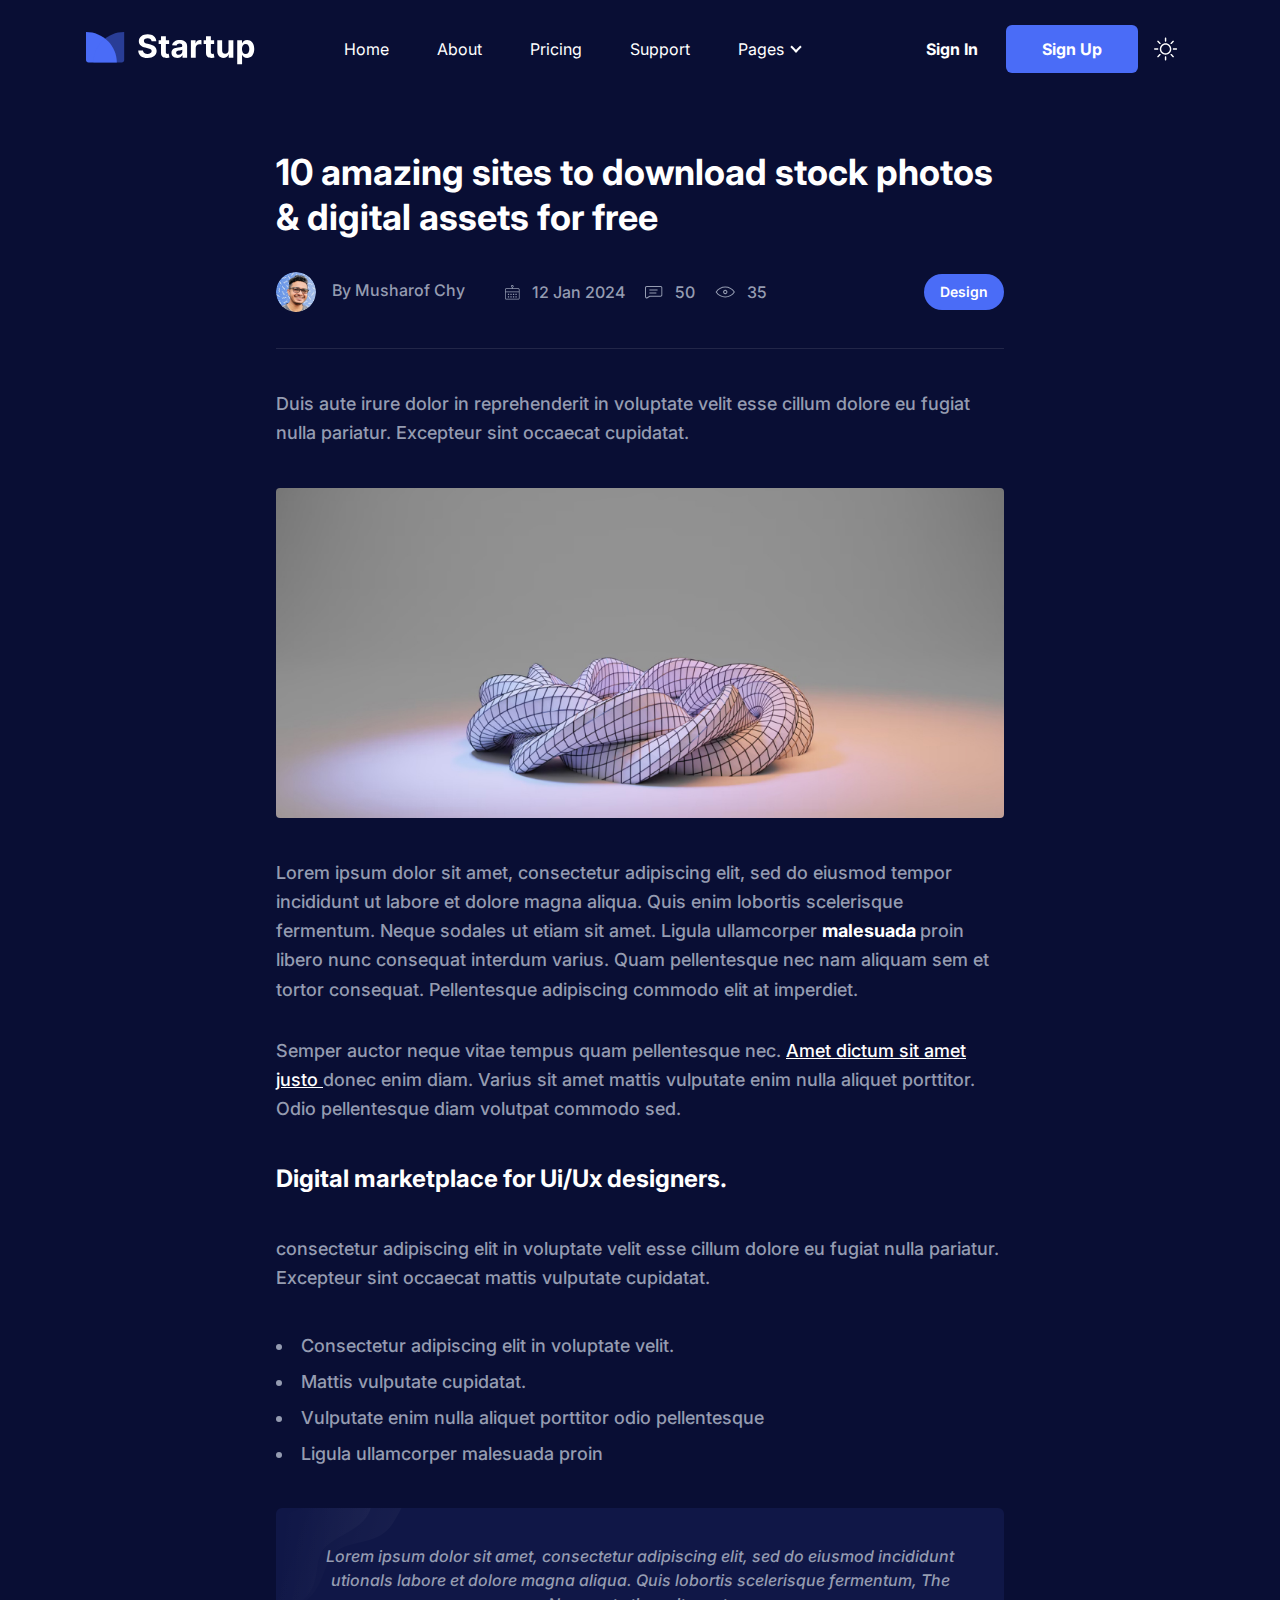
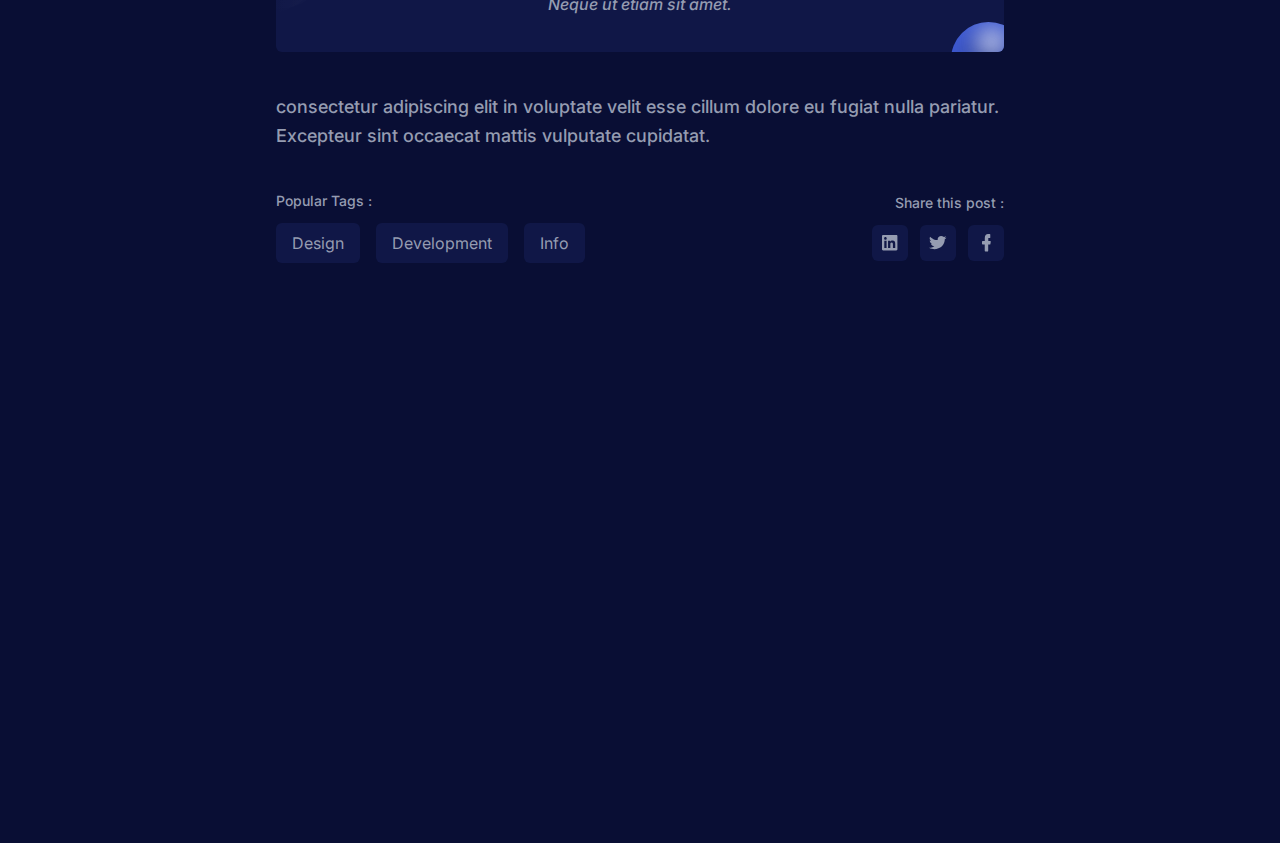
<file: blog-details.html>
<!DOCTYPE html>
<html lang="en" class="dark">

<head>
  <meta charset="UTF-8" />
  <meta http-equiv="X-UA-Compatible" content="IE=edge" />
  <meta name="viewport" content="width=device-width, initial-scale=1.0" />
  <title>Startup Tailwind CSS Template</title>
<link rel="icon" href="favicon.ico"><link href="style.css" rel="stylesheet"></head>

<body class="dark:bg-black">
  <!-- ====== Navbar Section Start -->
  <header class="header bg-transparent absolute top-0 left-0 z-40 w-full flex items-center">
    <div class="container">
      <div class="flex mx-[-16px] items-center justify-between relative">
        <div class="px-4 w-60 max-w-full">
          <a href="index.html" class="w-full block py-8 header-logo">
            <img src="images/logo-2.svg" alt="logo" class="w-full dark:hidden" />
            <img src="images/logo.svg" alt="logo" class="w-full hidden dark:block" />
          </a>
        </div>
        <div class="flex px-4 justify-between items-center w-full">
          <div>
            <button id="navbarToggler" aria-label="Mobile Menu"
              class="block absolute right-4 top-1/2 translate-y-[-50%] lg:hidden focus:ring-2 ring-primary px-3 py-[6px] rounded-lg">
              <span class="relative w-[30px] h-[2px] my-[6px] block bg-dark dark:bg-white"></span>
              <span class="relative w-[30px] h-[2px] my-[6px] block bg-dark dark:bg-white"></span>
              <span class="relative w-[30px] h-[2px] my-[6px] block bg-dark dark:bg-white"></span>
            </button>
            <nav id="navbarCollapse"
              class="absolute py-5 lg:py-0 lg:px-4 xl:px-6 bg-white dark:bg-dark lg:dark:bg-transparent lg:bg-transparent shadow-lg rounded-lg max-w-[250px] w-full lg:max-w-full lg:w-full right-4 top-full hidden lg:block lg:static lg:shadow-none">
              <ul class="block lg:flex">
                <li class="relative group">
                  <a href="/#home"
                    class="menu-scroll text-base text-dark dark:text-white group-hover:opacity-70 py-2 lg:py-6 lg:inline-flex lg:px-0 flex mx-8 lg:mr-0">
                    Home
                  </a>
                </li>
                <li class="relative group">
                  <a href="/#about"
                    class="menu-scroll text-base text-dark dark:text-white group-hover:opacity-70 py-2 lg:py-6 lg:inline-flex lg:px-0 flex mx-8 lg:mr-0 lg:ml-8 xl:ml-12">
                    About
                  </a>
                </li>
                <li class="relative group">
                  <a href="/#pricing"
                    class="menu-scroll text-base text-dark dark:text-white group-hover:opacity-70 py-2 lg:py-6 lg:inline-flex lg:px-0 flex mx-8 lg:mr-0 lg:ml-8 xl:ml-12">
                    Pricing
                  </a>
                </li>
                <li class="relative group">
                  <a href="/#contact"
                    class="menu-scroll text-base text-dark dark:text-white group-hover:opacity-70 py-2 lg:py-6 lg:inline-flex lg:px-0 flex mx-8 lg:mr-0 lg:ml-8 xl:ml-12">
                    Support
                  </a>
                </li>
                <li class="relative group submenu-item">
                  <a href="javascript:void(0)"
                    class="text-base text-dark dark:text-white group-hover:opacity-70 py-2 lg:py-6 lg:inline-flex lg:pl-0 lg:pr-4 flex mx-8 lg:mr-0 lg:ml-8 xl:ml-12 relative after:absolute after:w-2 after:h-2 after:border-b-2 after:border-r-2 after:border-current after:rotate-45 lg:after:right-0 after:right-1 after:top-1/2 after:translate-y-[-50%] after:mt-[-2px]">
                    Pages
                  </a>
                  <div
                    class="submenu hidden relative lg:absolute w-[250px] top-full lg:top-[110%] left-0 rounded-md lg:shadow-lg p-4 lg:block lg:opacity-0 lg:invisible group-hover:opacity-100 lg:group-hover:visible lg:group-hover:top-full bg-white dark:bg-dark transition-[top] duration-300">
                    <a href="about.html"
                      class="block text-sm rounded py-[10px] px-4 text-dark dark:text-white hover:opacity-70"> About
                      Page </a>

                    <a href="contact.html"
                      class="block text-sm rounded py-[10px] px-4 text-dark dark:text-white hover:opacity-70"> Contact
                      Page </a>
                    <a href="blog-grids.html"
                      class="block text-sm rounded py-[10px] px-4 text-dark dark:text-white hover:opacity-70"> Blog Grid
                      Page </a>
                    <a href="blog-sidebar.html"
                      class="block text-sm rounded py-[10px] px-4 text-dark dark:text-white hover:opacity-70"> Blog
                      Sidebar Page </a>
                    <a href="blog-details.html"
                      class="block text-sm rounded py-[10px] px-4 text-dark dark:text-white hover:opacity-70"> Blog
                      Details Page </a>
                    <a href="signin.html"
                      class="block text-sm rounded py-[10px] px-4 text-dark dark:text-white hover:opacity-70"> Sign In
                      Page </a>
                    <a href="signup.html"
                      class="block text-sm rounded py-[10px] px-4 text-dark dark:text-white hover:opacity-70"> Sign Up
                      Page </a>
                    <a href="404.html"
                      class="block text-sm rounded py-[10px] px-4 text-dark dark:text-white hover:opacity-70"> 404 Page
                    </a>
                  </div>
                </li>
              </ul>
            </nav>
          </div>
          <div class="flex justify-end items-center pr-16 lg:pr-0">
            <a href="signin.html"
              class="hidden md:block text-base font-bold text-dark dark:text-white hover:opacity-70 py-3 px-7"> Sign In
            </a>
            <a href="signup.html"
              class="hidden md:block text-base font-bold text-white bg-primary py-3 px-8 md:px-9 lg:px-6 xl:px-9 hover:shadow-signUp hover:bg-opacity-90 rounded-md transition ease-in-up duration-300">
              Sign Up
            </a>
            <div>
              <label for="darkToggler"
                class="cursor-pointer w-9 h-9 md:w-14 md:h-14 rounded-full flex items-center justify-center bg-gray-2 dark:bg-dark-bg text-black dark:text-white">
                <input type="checkbox" name="darkToggler" id="darkToggler" class="sr-only" aria-label="darkToggler" />
                <svg viewBox="0 0 23 23" class="stroke-current dark:hidden w-5 h-5 md:w-6 md:h-6" fill="none">
                  <path
                    d="M9.55078 1.5C5.80078 1.5 1.30078 5.25 1.30078 11.25C1.30078 17.25 5.80078 21.75 11.8008 21.75C17.8008 21.75 21.5508 17.25 21.5508 13.5C13.3008 18.75 4.30078 9.75 9.55078 1.5Z"
                    stroke-width="2" stroke-linecap="round" stroke-linejoin="round" />
                </svg>
                <svg viewBox="0 0 25 24" fill="none" xmlns="http://www.w3.org/2000/svg"
                  class="hidden dark:block w-5 h-5 md:w-6 md:h-6">
                  <mask id="path-1-inside-1_977:1934" fill="white">
                    <path
                      d="M12.0508 16.5C10.8573 16.5 9.71271 16.0259 8.8688 15.182C8.02489 14.3381 7.55078 13.1935 7.55078 12C7.55078 10.8065 8.02489 9.66193 8.8688 8.81802C9.71271 7.97411 10.8573 7.5 12.0508 7.5C13.2443 7.5 14.3888 7.97411 15.2328 8.81802C16.0767 9.66193 16.5508 10.8065 16.5508 12C16.5508 13.1935 16.0767 14.3381 15.2328 15.182C14.3888 16.0259 13.2443 16.5 12.0508 16.5ZM12.0508 18C13.6421 18 15.1682 17.3679 16.2934 16.2426C17.4186 15.1174 18.0508 13.5913 18.0508 12C18.0508 10.4087 17.4186 8.88258 16.2934 7.75736C15.1682 6.63214 13.6421 6 12.0508 6C10.4595 6 8.93336 6.63214 7.80814 7.75736C6.68292 8.88258 6.05078 10.4087 6.05078 12C6.05078 13.5913 6.68292 15.1174 7.80814 16.2426C8.93336 17.3679 10.4595 18 12.0508 18ZM12.0508 0C12.2497 0 12.4405 0.0790176 12.5811 0.21967C12.7218 0.360322 12.8008 0.551088 12.8008 0.75V3.75C12.8008 3.94891 12.7218 4.13968 12.5811 4.28033C12.4405 4.42098 12.2497 4.5 12.0508 4.5C11.8519 4.5 11.6611 4.42098 11.5205 4.28033C11.3798 4.13968 11.3008 3.94891 11.3008 3.75V0.75C11.3008 0.551088 11.3798 0.360322 11.5205 0.21967C11.6611 0.0790176 11.8519 0 12.0508 0V0ZM12.0508 19.5C12.2497 19.5 12.4405 19.579 12.5811 19.7197C12.7218 19.8603 12.8008 20.0511 12.8008 20.25V23.25C12.8008 23.4489 12.7218 23.6397 12.5811 23.7803C12.4405 23.921 12.2497 24 12.0508 24C11.8519 24 11.6611 23.921 11.5205 23.7803C11.3798 23.6397 11.3008 23.4489 11.3008 23.25V20.25C11.3008 20.0511 11.3798 19.8603 11.5205 19.7197C11.6611 19.579 11.8519 19.5 12.0508 19.5ZM24.0508 12C24.0508 12.1989 23.9718 12.3897 23.8311 12.5303C23.6905 12.671 23.4997 12.75 23.3008 12.75H20.3008C20.1019 12.75 19.9111 12.671 19.7705 12.5303C19.6298 12.3897 19.5508 12.1989 19.5508 12C19.5508 11.8011 19.6298 11.6103 19.7705 11.4697C19.9111 11.329 20.1019 11.25 20.3008 11.25H23.3008C23.4997 11.25 23.6905 11.329 23.8311 11.4697C23.9718 11.6103 24.0508 11.8011 24.0508 12ZM4.55078 12C4.55078 12.1989 4.47176 12.3897 4.33111 12.5303C4.19046 12.671 3.99969 12.75 3.80078 12.75H0.800781C0.601869 12.75 0.411103 12.671 0.270451 12.5303C0.129799 12.3897 0.0507813 12.1989 0.0507812 12C0.0507813 11.8011 0.129799 11.6103 0.270451 11.4697C0.411103 11.329 0.601869 11.25 0.800781 11.25H3.80078C3.99969 11.25 4.19046 11.329 4.33111 11.4697C4.47176 11.6103 4.55078 11.8011 4.55078 12ZM20.5363 3.5145C20.6769 3.65515 20.7559 3.84588 20.7559 4.04475C20.7559 4.24362 20.6769 4.43435 20.5363 4.575L18.4153 6.6975C18.3455 6.76713 18.2628 6.82235 18.1717 6.86C18.0806 6.89765 17.983 6.91699 17.8845 6.91692C17.6855 6.91678 17.4947 6.83758 17.354 6.69675C17.2844 6.62702 17.2292 6.54425 17.1915 6.45318C17.1539 6.36211 17.1345 6.26452 17.1346 6.16597C17.1348 5.96695 17.214 5.77613 17.3548 5.6355L19.4758 3.5145C19.6164 3.3739 19.8072 3.29491 20.006 3.29491C20.2049 3.29491 20.3956 3.3739 20.5363 3.5145ZM6.74678 17.304C6.88738 17.4446 6.96637 17.6354 6.96637 17.8342C6.96637 18.0331 6.88738 18.2239 6.74678 18.3645L4.62578 20.4855C4.48433 20.6221 4.29488 20.6977 4.09823 20.696C3.90158 20.6943 3.71347 20.6154 3.57442 20.4764C3.43536 20.3373 3.35648 20.1492 3.35478 19.9526C3.35307 19.7559 3.42866 19.5665 3.56528 19.425L5.68628 17.304C5.82693 17.1634 6.01766 17.0844 6.21653 17.0844C6.4154 17.0844 6.60614 17.1634 6.74678 17.304ZM20.5363 20.4855C20.3956 20.6261 20.2049 20.7051 20.006 20.7051C19.8072 20.7051 19.6164 20.6261 19.4758 20.4855L17.3548 18.3645C17.2182 18.223 17.1426 18.0336 17.1443 17.8369C17.146 17.6403 17.2249 17.4522 17.3639 17.3131C17.503 17.1741 17.6911 17.0952 17.8877 17.0935C18.0844 17.0918 18.2738 17.1674 18.4153 17.304L20.5363 19.425C20.6769 19.5656 20.7559 19.7564 20.7559 19.9552C20.7559 20.1541 20.6769 20.3449 20.5363 20.4855ZM6.74678 6.6975C6.60614 6.8381 6.4154 6.91709 6.21653 6.91709C6.01766 6.91709 5.82693 6.8381 5.68628 6.6975L3.56528 4.575C3.49365 4.50582 3.43651 4.42306 3.39721 4.33155C3.3579 4.24005 3.33721 4.14164 3.33634 4.04205C3.33548 3.94247 3.35445 3.84371 3.39216 3.75153C3.42988 3.65936 3.48557 3.57562 3.55598 3.5052C3.6264 3.43478 3.71014 3.37909 3.80232 3.34138C3.89449 3.30367 3.99325 3.2847 4.09283 3.28556C4.19242 3.28643 4.29083 3.30712 4.38233 3.34642C4.47384 3.38573 4.5566 3.44287 4.62578 3.5145L6.74678 5.6355C6.81663 5.70517 6.87204 5.78793 6.90985 5.87905C6.94766 5.97017 6.96712 6.06785 6.96712 6.1665C6.96712 6.26515 6.94766 6.36283 6.90985 6.45395C6.87204 6.54507 6.81663 6.62783 6.74678 6.6975Z" />
                  </mask>
                  <path
                    d="M12.0508 16.5C10.8573 16.5 9.71271 16.0259 8.8688 15.182C8.02489 14.3381 7.55078 13.1935 7.55078 12C7.55078 10.8065 8.02489 9.66193 8.8688 8.81802C9.71271 7.97411 10.8573 7.5 12.0508 7.5C13.2443 7.5 14.3888 7.97411 15.2328 8.81802C16.0767 9.66193 16.5508 10.8065 16.5508 12C16.5508 13.1935 16.0767 14.3381 15.2328 15.182C14.3888 16.0259 13.2443 16.5 12.0508 16.5ZM12.0508 18C13.6421 18 15.1682 17.3679 16.2934 16.2426C17.4186 15.1174 18.0508 13.5913 18.0508 12C18.0508 10.4087 17.4186 8.88258 16.2934 7.75736C15.1682 6.63214 13.6421 6 12.0508 6C10.4595 6 8.93336 6.63214 7.80814 7.75736C6.68292 8.88258 6.05078 10.4087 6.05078 12C6.05078 13.5913 6.68292 15.1174 7.80814 16.2426C8.93336 17.3679 10.4595 18 12.0508 18ZM12.0508 0C12.2497 0 12.4405 0.0790176 12.5811 0.21967C12.7218 0.360322 12.8008 0.551088 12.8008 0.75V3.75C12.8008 3.94891 12.7218 4.13968 12.5811 4.28033C12.4405 4.42098 12.2497 4.5 12.0508 4.5C11.8519 4.5 11.6611 4.42098 11.5205 4.28033C11.3798 4.13968 11.3008 3.94891 11.3008 3.75V0.75C11.3008 0.551088 11.3798 0.360322 11.5205 0.21967C11.6611 0.0790176 11.8519 0 12.0508 0V0ZM12.0508 19.5C12.2497 19.5 12.4405 19.579 12.5811 19.7197C12.7218 19.8603 12.8008 20.0511 12.8008 20.25V23.25C12.8008 23.4489 12.7218 23.6397 12.5811 23.7803C12.4405 23.921 12.2497 24 12.0508 24C11.8519 24 11.6611 23.921 11.5205 23.7803C11.3798 23.6397 11.3008 23.4489 11.3008 23.25V20.25C11.3008 20.0511 11.3798 19.8603 11.5205 19.7197C11.6611 19.579 11.8519 19.5 12.0508 19.5ZM24.0508 12C24.0508 12.1989 23.9718 12.3897 23.8311 12.5303C23.6905 12.671 23.4997 12.75 23.3008 12.75H20.3008C20.1019 12.75 19.9111 12.671 19.7705 12.5303C19.6298 12.3897 19.5508 12.1989 19.5508 12C19.5508 11.8011 19.6298 11.6103 19.7705 11.4697C19.9111 11.329 20.1019 11.25 20.3008 11.25H23.3008C23.4997 11.25 23.6905 11.329 23.8311 11.4697C23.9718 11.6103 24.0508 11.8011 24.0508 12ZM4.55078 12C4.55078 12.1989 4.47176 12.3897 4.33111 12.5303C4.19046 12.671 3.99969 12.75 3.80078 12.75H0.800781C0.601869 12.75 0.411103 12.671 0.270451 12.5303C0.129799 12.3897 0.0507813 12.1989 0.0507812 12C0.0507813 11.8011 0.129799 11.6103 0.270451 11.4697C0.411103 11.329 0.601869 11.25 0.800781 11.25H3.80078C3.99969 11.25 4.19046 11.329 4.33111 11.4697C4.47176 11.6103 4.55078 11.8011 4.55078 12ZM20.5363 3.5145C20.6769 3.65515 20.7559 3.84588 20.7559 4.04475C20.7559 4.24362 20.6769 4.43435 20.5363 4.575L18.4153 6.6975C18.3455 6.76713 18.2628 6.82235 18.1717 6.86C18.0806 6.89765 17.983 6.91699 17.8845 6.91692C17.6855 6.91678 17.4947 6.83758 17.354 6.69675C17.2844 6.62702 17.2292 6.54425 17.1915 6.45318C17.1539 6.36211 17.1345 6.26452 17.1346 6.16597C17.1348 5.96695 17.214 5.77613 17.3548 5.6355L19.4758 3.5145C19.6164 3.3739 19.8072 3.29491 20.006 3.29491C20.2049 3.29491 20.3956 3.3739 20.5363 3.5145ZM6.74678 17.304C6.88738 17.4446 6.96637 17.6354 6.96637 17.8342C6.96637 18.0331 6.88738 18.2239 6.74678 18.3645L4.62578 20.4855C4.48433 20.6221 4.29488 20.6977 4.09823 20.696C3.90158 20.6943 3.71347 20.6154 3.57442 20.4764C3.43536 20.3373 3.35648 20.1492 3.35478 19.9526C3.35307 19.7559 3.42866 19.5665 3.56528 19.425L5.68628 17.304C5.82693 17.1634 6.01766 17.0844 6.21653 17.0844C6.4154 17.0844 6.60614 17.1634 6.74678 17.304ZM20.5363 20.4855C20.3956 20.6261 20.2049 20.7051 20.006 20.7051C19.8072 20.7051 19.6164 20.6261 19.4758 20.4855L17.3548 18.3645C17.2182 18.223 17.1426 18.0336 17.1443 17.8369C17.146 17.6403 17.2249 17.4522 17.3639 17.3131C17.503 17.1741 17.6911 17.0952 17.8877 17.0935C18.0844 17.0918 18.2738 17.1674 18.4153 17.304L20.5363 19.425C20.6769 19.5656 20.7559 19.7564 20.7559 19.9552C20.7559 20.1541 20.6769 20.3449 20.5363 20.4855ZM6.74678 6.6975C6.60614 6.8381 6.4154 6.91709 6.21653 6.91709C6.01766 6.91709 5.82693 6.8381 5.68628 6.6975L3.56528 4.575C3.49365 4.50582 3.43651 4.42306 3.39721 4.33155C3.3579 4.24005 3.33721 4.14164 3.33634 4.04205C3.33548 3.94247 3.35445 3.84371 3.39216 3.75153C3.42988 3.65936 3.48557 3.57562 3.55598 3.5052C3.6264 3.43478 3.71014 3.37909 3.80232 3.34138C3.89449 3.30367 3.99325 3.2847 4.09283 3.28556C4.19242 3.28643 4.29083 3.30712 4.38233 3.34642C4.47384 3.38573 4.5566 3.44287 4.62578 3.5145L6.74678 5.6355C6.81663 5.70517 6.87204 5.78793 6.90985 5.87905C6.94766 5.97017 6.96712 6.06785 6.96712 6.1665C6.96712 6.26515 6.94766 6.36283 6.90985 6.45395C6.87204 6.54507 6.81663 6.62783 6.74678 6.6975Z"
                    fill="black" stroke="white" stroke-width="2" mask="url(#path-1-inside-1_977:1934)" />
                </svg>
              </label>
            </div>
          </div>
        </div>
      </div>
    </div>
  </header>
  <!-- ====== Navbar Section End -->

  <!-- ====== Blog Section Start -->
  <section class="pt-[150px] pb-[120px]">
    <div class="container">
      <div class="flex flex-wrap justify-center mx-[-16px]">
        <div class="w-full lg:w-8/12 px-4">
          <div>
            <h2 class="font-bold text-black dark:text-white text-3xl sm:text-4xl leading-tight sm:leading-tight mb-8">
              10 amazing sites to download stock photos & digital assets for free
            </h2>
            <div
              class="flex flex-wrap items-center justify-between pb-4 mb-10 border-b border-body-color border-opacity-10 dark:border-white dark:border-opacity-10">
              <div class="flex flex-wrap items-center">
                <div class="flex items-center mr-10 mb-5">
                  <div class="max-w-[40px] w-full h-[40px] rounded-full overflow-hidden mr-4">
                    <img src="images/author-02.png" alt="author" class="w-full" />
                  </div>
                  <div class="w-full">
                    <h4 class="text-base font-medium text-body-color mb-1">
                      By
                      <a href="javascript:void(0)" class="text-body-color hover:text-primary"> Musharof Chy </a>
                    </h4>
                  </div>
                </div>
                <div class="flex items-center mb-5">
                  <p class="flex items-center text-base text-body-color font-medium mr-5">
                    <span class="mr-3">
                      <svg width="15" height="15" viewBox="0 0 15 15" class="fill-current">
                        <path
                          d="M3.89531 8.67529H3.10666C2.96327 8.67529 2.86768 8.77089 2.86768 8.91428V9.67904C2.86768 9.82243 2.96327 9.91802 3.10666 9.91802H3.89531C4.03871 9.91802 4.1343 9.82243 4.1343 9.67904V8.91428C4.1343 8.77089 4.03871 8.67529 3.89531 8.67529Z" />
                        <path
                          d="M6.429 8.67529H5.64035C5.49696 8.67529 5.40137 8.77089 5.40137 8.91428V9.67904C5.40137 9.82243 5.49696 9.91802 5.64035 9.91802H6.429C6.57239 9.91802 6.66799 9.82243 6.66799 9.67904V8.91428C6.66799 8.77089 6.5485 8.67529 6.429 8.67529Z" />
                        <path
                          d="M8.93828 8.67529H8.14963C8.00624 8.67529 7.91064 8.77089 7.91064 8.91428V9.67904C7.91064 9.82243 8.00624 9.91802 8.14963 9.91802H8.93828C9.08167 9.91802 9.17727 9.82243 9.17727 9.67904V8.91428C9.17727 8.77089 9.08167 8.67529 8.93828 8.67529Z" />
                        <path
                          d="M11.4715 8.67529H10.6828C10.5394 8.67529 10.4438 8.77089 10.4438 8.91428V9.67904C10.4438 9.82243 10.5394 9.91802 10.6828 9.91802H11.4715C11.6149 9.91802 11.7105 9.82243 11.7105 9.67904V8.91428C11.7105 8.77089 11.591 8.67529 11.4715 8.67529Z" />
                        <path
                          d="M3.89531 11.1606H3.10666C2.96327 11.1606 2.86768 11.2562 2.86768 11.3996V12.1644C2.86768 12.3078 2.96327 12.4034 3.10666 12.4034H3.89531C4.03871 12.4034 4.1343 12.3078 4.1343 12.1644V11.3996C4.1343 11.2562 4.03871 11.1606 3.89531 11.1606Z" />
                        <path
                          d="M6.429 11.1606H5.64035C5.49696 11.1606 5.40137 11.2562 5.40137 11.3996V12.1644C5.40137 12.3078 5.49696 12.4034 5.64035 12.4034H6.429C6.57239 12.4034 6.66799 12.3078 6.66799 12.1644V11.3996C6.66799 11.2562 6.5485 11.1606 6.429 11.1606Z" />
                        <path
                          d="M8.93828 11.1606H8.14963C8.00624 11.1606 7.91064 11.2562 7.91064 11.3996V12.1644C7.91064 12.3078 8.00624 12.4034 8.14963 12.4034H8.93828C9.08167 12.4034 9.17727 12.3078 9.17727 12.1644V11.3996C9.17727 11.2562 9.08167 11.1606 8.93828 11.1606Z" />
                        <path
                          d="M11.4715 11.1606H10.6828C10.5394 11.1606 10.4438 11.2562 10.4438 11.3996V12.1644C10.4438 12.3078 10.5394 12.4034 10.6828 12.4034H11.4715C11.6149 12.4034 11.7105 12.3078 11.7105 12.1644V11.3996C11.7105 11.2562 11.591 11.1606 11.4715 11.1606Z" />
                        <path
                          d="M13.2637 3.3697H7.64754V2.58105C8.19721 2.43765 8.62738 1.91189 8.62738 1.31442C8.62738 0.597464 8.02992 0 7.28906 0C6.54821 0 5.95074 0.597464 5.95074 1.31442C5.95074 1.91189 6.35702 2.41376 6.93058 2.58105V3.3697H1.31442C0.597464 3.3697 0 3.96716 0 4.68412V13.2637C0 13.9807 0.597464 14.5781 1.31442 14.5781H13.2637C13.9807 14.5781 14.5781 13.9807 14.5781 13.2637V4.68412C14.5781 3.96716 13.9807 3.3697 13.2637 3.3697ZM6.6677 1.31442C6.6677 0.979841 6.93058 0.716957 7.28906 0.716957C7.62364 0.716957 7.91042 0.979841 7.91042 1.31442C7.91042 1.649 7.64754 1.91189 7.28906 1.91189C6.95448 1.91189 6.6677 1.6251 6.6677 1.31442ZM1.31442 4.08665H13.2637C13.5983 4.08665 13.8612 4.34954 13.8612 4.68412V6.45261H0.716957V4.68412C0.716957 4.34954 0.979841 4.08665 1.31442 4.08665ZM13.2637 13.8612H1.31442C0.979841 13.8612 0.716957 13.5983 0.716957 13.2637V7.16957H13.8612V13.2637C13.8612 13.5983 13.5983 13.8612 13.2637 13.8612Z" />
                      </svg>
                    </span>
                    12 Jan 2024
                  </p>
                  <p class="flex items-center text-base text-body-color font-medium mr-5">
                    <span class="mr-3">
                      <svg width="18" height="13" viewBox="0 0 18 13" class="fill-current">
                        <path
                          d="M15.6375 0H1.6875C0.759375 0 0 0.759375 0 1.6875V10.6875C0 11.3062 0.309375 11.8406 0.84375 12.15C1.09687 12.2906 1.40625 12.375 1.6875 12.375C1.96875 12.375 2.25 12.2906 2.53125 12.15L5.00625 10.7156C5.11875 10.6594 5.23125 10.6312 5.34375 10.6312H15.6094C16.5375 10.6312 17.2969 9.87187 17.2969 8.94375V1.6875C17.325 0.759375 16.5656 0 15.6375 0ZM16.3406 8.94375C16.3406 9.3375 16.0312 9.64687 15.6375 9.64687H5.37187C5.09062 9.64687 4.78125 9.73125 4.52812 9.87187L2.05313 11.3063C1.82812 11.4187 1.575 11.4187 1.35 11.3063C1.125 11.1938 1.0125 10.9688 1.0125 10.7156V1.6875C1.0125 1.29375 1.32188 0.984375 1.71563 0.984375H15.6656C16.0594 0.984375 16.3687 1.29375 16.3687 1.6875V8.94375H16.3406Z" />
                        <path
                          d="M12.2342 3.375H4.69668C4.41543 3.375 4.19043 3.6 4.19043 3.88125C4.19043 4.1625 4.41543 4.3875 4.69668 4.3875H12.2623C12.5435 4.3875 12.7685 4.1625 12.7685 3.88125C12.7685 3.6 12.5154 3.375 12.2342 3.375Z" />
                        <path
                          d="M11.0529 6.55322H4.69668C4.41543 6.55322 4.19043 6.77822 4.19043 7.05947C4.19043 7.34072 4.41543 7.56572 4.69668 7.56572H11.0811C11.3623 7.56572 11.5873 7.34072 11.5873 7.05947C11.5873 6.77822 11.3342 6.55322 11.0529 6.55322Z" />
                      </svg>
                    </span>
                    50
                  </p>
                  <p class="flex items-center text-base text-body-color font-medium">
                    <span class="mr-3">
                      <svg width="20" height="12" viewBox="0 0 20 12" class="fill-current">
                        <path
                          d="M10.2559 3.8125C9.03711 3.8125 8.06836 4.8125 8.06836 6C8.06836 7.1875 9.06836 8.1875 10.2559 8.1875C11.4434 8.1875 12.4434 7.1875 12.4434 6C12.4434 4.8125 11.4746 3.8125 10.2559 3.8125ZM10.2559 7.09375C9.66211 7.09375 9.16211 6.59375 9.16211 6C9.16211 5.40625 9.66211 4.90625 10.2559 4.90625C10.8496 4.90625 11.3496 5.40625 11.3496 6C11.3496 6.59375 10.8496 7.09375 10.2559 7.09375Z" />
                        <path
                          d="M19.7559 5.625C17.6934 2.375 14.1309 0.4375 10.2559 0.4375C6.38086 0.4375 2.81836 2.375 0.755859 5.625C0.630859 5.84375 0.630859 6.125 0.755859 6.34375C2.81836 9.59375 6.38086 11.5312 10.2559 11.5312C14.1309 11.5312 17.6934 9.59375 19.7559 6.34375C19.9121 6.125 19.9121 5.84375 19.7559 5.625ZM10.2559 10.4375C6.84961 10.4375 3.69336 8.78125 1.81836 5.96875C3.69336 3.1875 6.84961 1.53125 10.2559 1.53125C13.6621 1.53125 16.8184 3.1875 18.6934 5.96875C16.8184 8.78125 13.6621 10.4375 10.2559 10.4375Z" />
                      </svg>
                    </span>
                    35
                  </p>
                </div>
              </div>
              <div class="mb-5">
                <span
                  class="bg-primary rounded-full inline-flex items-center justify-center py-2 px-4 font-semibold text-sm text-white">
                  Design </span>
              </div>
            </div>
            <div>
              <p
                class="font-medium text-body-color text-base sm:text-lg lg:text-base xl:text-lg sm:leading-relaxed lg:leading-relaxed xl:leading-relaxed leading-relaxed mb-10">
                Duis aute irure dolor in reprehenderit in voluptate velit esse cillum dolore eu fugiat nulla pariatur.
                Excepteur sint occaecat cupidatat.
              </p>
              <div class="w-full rounded overflow-hidden mb-10">
                <img src="images/blog-details-02.jpg" alt="image"
                  class="w-full h-full object-cover object-center" />
              </div>
              <p
                class="font-medium text-body-color text-base sm:text-lg lg:text-base xl:text-lg sm:leading-relaxed lg:leading-relaxed xl:leading-relaxed leading-relaxed mb-8">
                Lorem ipsum dolor sit amet, consectetur adipiscing elit, sed do eiusmod tempor incididunt ut labore et
                dolore magna aliqua. Quis enim lobortis scelerisque fermentum. Neque sodales ut
                etiam sit amet. Ligula ullamcorper
                <strong class="text-primary dark:text-white"> malesuada </strong>
                proin libero nunc consequat interdum varius. Quam pellentesque nec nam aliquam sem et tortor consequat.
                Pellentesque adipiscing commodo elit at imperdiet.
              </p>
              <p
                class="font-medium text-body-color text-base sm:text-lg lg:text-base xl:text-lg sm:leading-relaxed lg:leading-relaxed xl:leading-relaxed leading-relaxed mb-10">
                Semper auctor neque vitae tempus quam pellentesque nec.
                <span class="text-primary dark:text-white underline"> Amet dictum sit amet justo </span>
                donec enim diam. Varius sit amet mattis vulputate enim nulla aliquet porttitor. Odio pellentesque diam
                volutpat commodo sed.
              </p>
              <h3
                class="font-bold text-black dark:text-white font-xl sm:text-2xl lg:text-xl xl:text-2xl leading-tight sm:leading-tight lg:leading-tight xl:leading-tight mb-10">
                Digital marketplace for Ui/Ux designers.
              </h3>
              <p
                class="font-medium text-body-color text-base sm:text-lg lg:text-base xl:text-lg sm:leading-relaxed lg:leading-relaxed xl:leading-relaxed leading-relaxed mb-10">
                consectetur adipiscing elit in voluptate velit esse cillum dolore eu fugiat nulla pariatur. Excepteur
                sint occaecat mattis vulputate cupidatat.
              </p>
              <ul class="list-disc list-inside text-body-color mb-10">
                <li class="font-medium text-body-color text-base sm:text-lg lg:text-base xl:text-lg mb-2">Consectetur
                  adipiscing elit in voluptate velit.</li>
                <li class="font-medium text-body-color text-base sm:text-lg lg:text-base xl:text-lg mb-2">Mattis
                  vulputate cupidatat.</li>
                <li class="font-medium text-body-color text-base sm:text-lg lg:text-base xl:text-lg mb-2">Vulputate enim
                  nulla aliquet porttitor odio pellentesque</li>
                <li class="font-medium text-body-color text-base sm:text-lg lg:text-base xl:text-lg mb-2">Ligula
                  ullamcorper malesuada proin</li>
              </ul>
              <div
                class="rounded-md overflow-hidden p-8 md:p-9 lg:p-8 xl:p-9 bg-primary bg-opacity-10 relative z-10 mb-10">
                <p class="text-center text-base text-body-color italic font-medium">
                  Lorem ipsum dolor sit amet, consectetur adipiscing elit, sed do eiusmod incididunt utionals labore et
                  dolore magna aliqua. Quis lobortis scelerisque fermentum, The Neque ut etiam
                  sit amet.
                </p>
                <span class="absolute left-0 top-0 z-[-1]">
                  <svg width="132" height="109" viewBox="0 0 132 109" fill="none" xmlns="http://www.w3.org/2000/svg">
                    <path opacity="0.5"
                      d="M33.0354 90.11C19.9851 102.723 -3.75916 101.834 -14 99.8125V-15H132C131.456 -12.4396 127.759 -2.95278 117.318 14.5117C104.268 36.3422 78.7114 31.8952 63.2141 41.1934C47.7169 50.4916 49.3482 74.3435 33.0354 90.11Z"
                      fill="url(#paint0_linear_111:606)" />
                    <path opacity="0.5"
                      d="M33.3654 85.0768C24.1476 98.7862 1.19876 106.079 -9.12343 108.011L-38.876 22.9988L100.816 -25.8905C100.959 -23.8126 99.8798 -15.5499 94.4164 0.87754C87.5871 21.4119 61.9822 26.677 49.5641 38.7512C37.146 50.8253 44.8877 67.9401 33.3654 85.0768Z"
                      fill="url(#paint1_linear_111:606)" />
                    <defs>
                      <linearGradient id="paint0_linear_111:606" x1="94.7523" y1="82.0246" x2="8.40951" y2="52.0609"
                        gradientUnits="userSpaceOnUse">
                        <stop stop-color="white" stop-opacity="0.06" />
                        <stop offset="1" stop-color="white" stop-opacity="0" />
                      </linearGradient>
                      <linearGradient id="paint1_linear_111:606" x1="90.3206" y1="58.4236" x2="1.16149" y2="50.8365"
                        gradientUnits="userSpaceOnUse">
                        <stop stop-color="white" stop-opacity="0.06" />
                        <stop offset="1" stop-color="white" stop-opacity="0" />
                      </linearGradient>
                    </defs>
                  </svg>
                </span>
                <span class="absolute right-0 bottom-0 z-[-1]">
                  <svg width="53" height="30" viewBox="0 0 53 30" fill="none" xmlns="http://www.w3.org/2000/svg">
                    <circle opacity="0.8" cx="37.5" cy="37.5" r="37.5" fill="#4A6CF7" />
                    <mask id="mask0_111:596" style="mask-type: alpha" maskUnits="userSpaceOnUse" x="0" y="0" width="75"
                      height="75">
                      <circle opacity="0.8" cx="37.5" cy="37.5" r="37.5" fill="#4A6CF7" />
                    </mask>
                    <g mask="url(#mask0_111:596)">
                      <circle opacity="0.8" cx="37.5" cy="37.5" r="37.5" fill="url(#paint0_radial_111:596)" />
                      <g opacity="0.8" filter="url(#filter0_f_111:596)">
                        <circle cx="40.8089" cy="19.853" r="15.4412" fill="white" />
                      </g>
                    </g>
                    <defs>
                      <filter id="filter0_f_111:596" x="4.36768" y="-16.5881" width="72.8823" height="72.8823"
                        filterUnits="userSpaceOnUse" color-interpolation-filters="sRGB">
                        <feFlood flood-opacity="0" result="BackgroundImageFix" />
                        <feBlend mode="normal" in="SourceGraphic" in2="BackgroundImageFix" result="shape" />
                        <feGaussianBlur stdDeviation="10.5" result="effect1_foregroundBlur_111:596" />
                      </filter>
                      <radialGradient id="paint0_radial_111:596" cx="0" cy="0" r="1" gradientUnits="userSpaceOnUse"
                        gradientTransform="translate(37.5 37.5) rotate(90) scale(40.2574)">
                        <stop stop-opacity="0.47" />
                        <stop offset="1" stop-opacity="0" />
                      </radialGradient>
                    </defs>
                  </svg>
                </span>
              </div>
              <p
                class="font-medium text-body-color text-base sm:text-lg lg:text-base xl:text-lg sm:leading-relaxed lg:leading-relaxed xl:leading-relaxed leading-relaxed mb-10">
                consectetur adipiscing elit in voluptate velit esse cillum dolore eu fugiat nulla pariatur. Excepteur
                sint occaecat mattis vulputate cupidatat.
              </p>
              <div class="sm:flex items-center justify-between">
                <div class="mb-5">
                  <h5 class="font-medium text-body-color text-sm mb-3">Popular Tags :</h5>
                  <div class="flex items-center">
                    <a href="javascript:void(0)"
                      class="inline-flex items-center justify-center py-2 px-4 mr-4 rounded-md bg-primary bg-opacity-10 text-body-color hover:bg-opacity-100 hover:text-white">
                      Design
                    </a>
                    <a href="javascript:void(0)"
                      class="inline-flex items-center justify-center py-2 px-4 mr-4 rounded-md bg-primary bg-opacity-10 text-body-color hover:bg-opacity-100 hover:text-white">
                      Development
                    </a>
                    <a href="javascript:void(0)"
                      class="inline-flex items-center justify-center py-2 px-4 mr-4 rounded-md bg-primary bg-opacity-10 text-body-color hover:bg-opacity-100 hover:text-white">
                      Info
                    </a>
                  </div>
                </div>
                <div class="mb-5">
                  <h5 class="font-medium text-body-color text-sm sm:text-right mb-3">Share this post :</h5>
                  <div class="flex items-center sm:justify-end">
                    <a href="javascript:void(0)"
                      class="inline-flex items-center justify-center w-9 h-9 sm:ml-3 rounded-md bg-primary bg-opacity-10 text-body-color hover:bg-opacity-100 hover:text-white">
                      <svg width="16" height="16" viewBox="0 0 16 16" class="fill-current">
                        <path
                          d="M14.3442 0H1.12455C0.499798 0 0 0.497491 0 1.11936V14.3029C0 14.8999 0.499798 15.4222 1.12455 15.4222H14.2942C14.919 15.4222 15.4188 14.9247 15.4188 14.3029V1.09448C15.4688 0.497491 14.969 0 14.3442 0ZM4.57316 13.1089H2.29907V5.7709H4.57316V13.1089ZM3.42362 4.75104C2.67392 4.75104 2.09915 4.15405 2.09915 3.43269C2.09915 2.71133 2.69891 2.11434 3.42362 2.11434C4.14833 2.11434 4.74809 2.71133 4.74809 3.43269C4.74809 4.15405 4.19831 4.75104 3.42362 4.75104ZM13.1947 13.1089H10.9206V9.55183C10.9206 8.7061 10.8956 7.58674 9.72108 7.58674C8.52156 7.58674 8.34663 8.53198 8.34663 9.47721V13.1089H6.07255V5.7709H8.29665V6.79076H8.32164C8.64651 6.19377 9.37122 5.59678 10.4958 5.59678C12.8198 5.59678 13.2447 7.08925 13.2447 9.12897V13.1089H13.1947Z" />
                      </svg>
                    </a>
                    <a href="javascript:void(0)"
                      class="inline-flex items-center justify-center w-9 h-9 ml-3 rounded-md bg-primary bg-opacity-10 text-body-color hover:bg-opacity-100 hover:text-white">
                      <svg width="18" height="14" viewBox="0 0 18 14" class="fill-current">
                        <path
                          d="M15.5524 2.26027L16.625 1.0274C16.9355 0.693493 17.0202 0.436644 17.0484 0.308219C16.2016 0.770548 15.4113 0.924658 14.9032 0.924658H14.7056L14.5927 0.821918C13.9153 0.282534 13.0685 0 12.1653 0C10.1895 0 8.6371 1.48973 8.6371 3.21062C8.6371 3.31336 8.6371 3.46747 8.66532 3.57021L8.75 4.0839L8.15726 4.05822C4.54435 3.95548 1.58065 1.13014 1.10081 0.642123C0.310484 1.92637 0.762097 3.15925 1.24194 3.92979L2.20161 5.36815L0.677419 4.5976C0.705645 5.67637 1.15726 6.52397 2.03226 7.14041L2.79435 7.65411L2.03226 7.93665C2.5121 9.24658 3.58468 9.78596 4.375 9.99144L5.41935 10.2483L4.43145 10.8647C2.85081 11.8921 0.875 11.8151 0 11.738C1.77823 12.8682 3.89516 13.125 5.3629 13.125C6.46371 13.125 7.28226 13.0223 7.47984 12.9452C15.3831 11.25 15.75 4.82877 15.75 3.54452V3.36473L15.9194 3.26199C16.879 2.44007 17.2742 2.00342 17.5 1.74658C17.4153 1.77226 17.3024 1.82363 17.1895 1.84932L15.5524 2.26027Z" />
                      </svg>
                    </a>
                    <a href="javascript:void(0)"
                      class="inline-flex items-center justify-center w-9 h-9 ml-3 rounded-md bg-primary bg-opacity-10 text-body-color hover:bg-opacity-100 hover:text-white">
                      <svg width="9" height="18" viewBox="0 0 9 18" class="fill-current">
                        <path
                          d="M8.13643 7H6.78036H6.29605V6.43548V4.68548V4.12097H6.78036H7.79741C8.06378 4.12097 8.28172 3.89516 8.28172 3.55645V0.564516C8.28172 0.254032 8.088 0 7.79741 0H6.02968C4.11665 0 2.78479 1.58064 2.78479 3.92339V6.37903V6.94355H2.30048H0.65382C0.314802 6.94355 0 7.25403 0 7.70564V9.7379C0 10.1331 0.266371 10.5 0.65382 10.5H2.25205H2.73636V11.0645V16.7379C2.73636 17.1331 3.00273 17.5 3.39018 17.5H5.66644C5.81174 17.5 5.93281 17.4153 6.02968 17.3024C6.12654 17.1895 6.19919 16.9919 6.19919 16.8226V11.0927V10.5282H6.70771H7.79741C8.11222 10.5282 8.35437 10.3024 8.4028 9.96371V9.93548V9.90726L8.74182 7.95968C8.76604 7.7621 8.74182 7.53629 8.59653 7.31048C8.54809 7.16935 8.33016 7.02823 8.13643 7Z" />
                      </svg>
                    </a>
                  </div>
                </div>
              </div>
            </div>
          </div>
        </div>
      </div>
    </div>
  </section>
  <!-- ====== Blog Section End -->

  <!-- ====== Footer Section Start -->
  <footer class="relative z-10 bg-primary bg-opacity-5 pt-[100px] wow fadeInUp" data-wow-delay=".1s">
    <div class="container">
      <div class="flex flex-wrap mx-[-16px]">
        <div class="w-full md:w-1/2 lg:w-4/12 xl:w-5/12 px-4">
          <div class="mb-16 max-w-[360px]">
            <a href="index.html" class="inline-block mb-8">
              <img src="images/logo-2.svg" alt="logo" class="w-full dark:hidden" />
              <img src="images/logo.svg" alt="logo" class="w-full hidden dark:block" />
            </a>
            <p class="text-body-color text-base font-medium leading-relaxed mb-9">Lorem ipsum dolor sit amet,
              consectetur adipiscing elit. Integer lobortis.</p>
            <div class="flex items-center">
              <a href="javascript:void(0)" aria-label="social-link" class="text-[#CED3F6] hover:text-primary mr-6">
                <svg width="9" height="18" viewBox="0 0 9 18" class="fill-current">
                  <path
                    d="M8.13643 7H6.78036H6.29605V6.43548V4.68548V4.12097H6.78036H7.79741C8.06378 4.12097 8.28172 3.89516 8.28172 3.55645V0.564516C8.28172 0.254032 8.088 0 7.79741 0H6.02968C4.11665 0 2.78479 1.58064 2.78479 3.92339V6.37903V6.94355H2.30048H0.65382C0.314802 6.94355 0 7.25403 0 7.70564V9.7379C0 10.1331 0.266371 10.5 0.65382 10.5H2.25205H2.73636V11.0645V16.7379C2.73636 17.1331 3.00273 17.5 3.39018 17.5H5.66644C5.81174 17.5 5.93281 17.4153 6.02968 17.3024C6.12654 17.1895 6.19919 16.9919 6.19919 16.8226V11.0927V10.5282H6.70771H7.79741C8.11222 10.5282 8.35437 10.3024 8.4028 9.96371V9.93548V9.90726L8.74182 7.95968C8.76604 7.7621 8.74182 7.53629 8.59653 7.31048C8.54809 7.16935 8.33016 7.02823 8.13643 7Z" />
                </svg>
              </a>
              <a href="javascript:void(0)" aria-label="social-link" class="text-[#CED3F6] hover:text-primary mr-6">
                <svg width="19" height="14" viewBox="0 0 19 14" class="fill-current">
                  <path
                    d="M16.3024 2.26027L17.375 1.0274C17.6855 0.693493 17.7702 0.436644 17.7984 0.308219C16.9516 0.770548 16.1613 0.924658 15.6532 0.924658H15.4556L15.3427 0.821918C14.6653 0.282534 13.8185 0 12.9153 0C10.9395 0 9.3871 1.48973 9.3871 3.21062C9.3871 3.31336 9.3871 3.46747 9.41532 3.57021L9.5 4.0839L8.90726 4.05822C5.29435 3.95548 2.33065 1.13014 1.85081 0.642123C1.06048 1.92637 1.5121 3.15925 1.99194 3.92979L2.95161 5.36815L1.42742 4.5976C1.45565 5.67637 1.90726 6.52397 2.78226 7.14041L3.54435 7.65411L2.78226 7.93665C3.2621 9.24658 4.33468 9.78596 5.125 9.99144L6.16935 10.2483L5.18145 10.8647C3.60081 11.8921 1.625 11.8151 0.75 11.738C2.52823 12.8682 4.64516 13.125 6.1129 13.125C7.21371 13.125 8.03226 13.0223 8.22984 12.9452C16.1331 11.25 16.5 4.82877 16.5 3.54452V3.36473L16.6694 3.26199C17.629 2.44007 18.0242 2.00342 18.25 1.74658C18.1653 1.77226 18.0524 1.82363 17.9395 1.84932L16.3024 2.26027Z" />
                </svg>
              </a>
              <a href="javascript:void(0)" aria-label="social-link" class="text-[#CED3F6] hover:text-primary mr-6">
                <svg width="18" height="14" viewBox="0 0 18 14" class="fill-current">
                  <path
                    d="M17.5058 2.07119C17.3068 1.2488 16.7099 0.609173 15.9423 0.395963C14.5778 7.26191e-08 9.0627 0 9.0627 0C9.0627 0 3.54766 7.26191e-08 2.18311 0.395963C1.41555 0.609173 0.818561 1.2488 0.619565 2.07119C0.25 3.56366 0.25 6.60953 0.25 6.60953C0.25 6.60953 0.25 9.68585 0.619565 11.1479C0.818561 11.9703 1.41555 12.6099 2.18311 12.8231C3.54766 13.2191 9.0627 13.2191 9.0627 13.2191C9.0627 13.2191 14.5778 13.2191 15.9423 12.8231C16.7099 12.6099 17.3068 11.9703 17.5058 11.1479C17.8754 9.68585 17.8754 6.60953 17.8754 6.60953C17.8754 6.60953 17.8754 3.56366 17.5058 2.07119ZM7.30016 9.44218V3.77687L11.8771 6.60953L7.30016 9.44218Z" />
                </svg>
              </a>
              <a href="javascript:void(0)" aria-label="social-link" class="text-[#CED3F6] hover:text-primary mr-6">
                <svg width="17" height="16" viewBox="0 0 17 16" class="fill-current">
                  <path
                    d="M15.2196 0H1.99991C1.37516 0 0.875366 0.497491 0.875366 1.11936V14.3029C0.875366 14.8999 1.37516 15.4222 1.99991 15.4222H15.1696C15.7943 15.4222 16.2941 14.9247 16.2941 14.3029V1.09448C16.3441 0.497491 15.8443 0 15.2196 0ZM5.44852 13.1089H3.17444V5.7709H5.44852V13.1089ZM4.29899 4.75104C3.54929 4.75104 2.97452 4.15405 2.97452 3.43269C2.97452 2.71133 3.57428 2.11434 4.29899 2.11434C5.02369 2.11434 5.62345 2.71133 5.62345 3.43269C5.62345 4.15405 5.07367 4.75104 4.29899 4.75104ZM14.07 13.1089H11.796V9.55183C11.796 8.7061 11.771 7.58674 10.5964 7.58674C9.39693 7.58674 9.222 8.53198 9.222 9.47721V13.1089H6.94792V5.7709H9.17202V6.79076H9.19701C9.52188 6.19377 10.2466 5.59678 11.3711 5.59678C13.6952 5.59678 14.12 7.08925 14.12 9.12897V13.1089H14.07Z" />
                </svg>
              </a>
            </div>
          </div>
        </div>

        <div class="w-full sm:w-1/2 md:w-1/2 lg:w-2/12 xl:w-2/12 px-4">
          <div class="mb-16">
            <h2 class="font-bold text-black dark:text-white text-xl mb-10">Useful Links</h2>
            <ul>
              <li>
                <a href="/blog-grids.html"
                  class="text-base font-medium inline-block text-body-color mb-4 hover:text-primary"> Blog </a>
              </li>
              <li>
                <a href="/index.html#pricing"
                  class="text-base font-medium inline-block text-body-color mb-4 hover:text-primary"> Pricing </a>
              </li>
              <li>
                <a href="/index.html#about"
                  class="text-base font-medium inline-block text-body-color mb-4 hover:text-primary"> About </a>
              </li>
            </ul>
          </div>
        </div>

        <div class="w-full sm:w-1/2 md:w-1/2 lg:w-2/12 xl:w-2/12 px-4">
          <div class="mb-16">
            <h2 class="font-bold text-black dark:text-white text-xl mb-10">Terms</h2>
            <ul>
              <li>
                <a href="javascript:void(0)"
                  class="text-base font-medium inline-block text-body-color mb-4 hover:text-primary"> TOS </a>
              </li>
              <li>
                <a href="javascript:void(0)"
                  class="text-base font-medium inline-block text-body-color mb-4 hover:text-primary"> Privacy Policy
                </a>
              </li>
              <li>
                <a href="javascript:void(0)"
                  class="text-base font-medium inline-block text-body-color mb-4 hover:text-primary"> Refund Policy </a>
              </li>
            </ul>
          </div>
        </div>

        <div class="w-full md:w-1/2 lg:w-4/12 xl:w-3/12 px-4">
          <div class="mb-16">
            <h2 class="font-bold text-black dark:text-white text-xl mb-10">Support & Help</h2>
            <ul>
              <li>
                <a href="javascript:void(0)"
                  class="text-base font-medium inline-block text-body-color mb-4 hover:text-primary"> Open Support
                  Ticket </a>
              </li>
              <li>
                <a href="javascript:void(0)"
                  class="text-base font-medium inline-block text-body-color mb-4 hover:text-primary"> Terms of Use </a>
              </li>
              <li>
                <a href="/index.html#about"
                  class="text-base font-medium inline-block text-body-color mb-4 hover:text-primary"> About </a>
              </li>
            </ul>
          </div>
        </div>
      </div>
    </div>
    <div class="py-8 bg-primary bg-opacity-10">
      <div class="container">
        <p class="text-body-color dark:text-white text-base text-center">&copy; Crafted by <a href="https://mramzanch.blogspot.com/">M Ramzan Ch!</a></p>
      </div>
    </div>
    <div class="absolute right-0 top-14 z-[-1]">
      <svg width="55" height="99" viewBox="0 0 55 99" fill="none" xmlns="http://www.w3.org/2000/svg">
        <circle opacity="0.8" cx="49.5" cy="49.5" r="49.5" fill="#959CB1" />
        <mask id="mask0_94:899" style="mask-type: alpha" maskUnits="userSpaceOnUse" x="0" y="0" width="99" height="99">
          <circle opacity="0.8" cx="49.5" cy="49.5" r="49.5" fill="#4A6CF7" />
        </mask>
        <g mask="url(#mask0_94:899)">
          <circle opacity="0.8" cx="49.5" cy="49.5" r="49.5" fill="url(#paint0_radial_94:899)" />
          <g opacity="0.8" filter="url(#filter0_f_94:899)">
            <circle cx="53.8676" cy="26.2061" r="20.3824" fill="white" />
          </g>
        </g>
        <defs>
          <filter id="filter0_f_94:899" x="12.4852" y="-15.1763" width="82.7646" height="82.7646"
            filterUnits="userSpaceOnUse" color-interpolation-filters="sRGB">
            <feFlood flood-opacity="0" result="BackgroundImageFix" />
            <feBlend mode="normal" in="SourceGraphic" in2="BackgroundImageFix" result="shape" />
            <feGaussianBlur stdDeviation="10.5" result="effect1_foregroundBlur_94:899" />
          </filter>
          <radialGradient id="paint0_radial_94:899" cx="0" cy="0" r="1" gradientUnits="userSpaceOnUse"
            gradientTransform="translate(49.5 49.5) rotate(90) scale(53.1397)">
            <stop stop-opacity="0.47" />
            <stop offset="1" stop-opacity="0" />
          </radialGradient>
        </defs>
      </svg>
    </div>
    <div class="absolute left-0 bottom-24 z-[-1]">
      <svg width="79" height="94" viewBox="0 0 79 94" fill="none" xmlns="http://www.w3.org/2000/svg">
        <rect opacity="0.3" x="-41" y="26.9426" width="66.6675" height="66.6675"
          transform="rotate(-22.9007 -41 26.9426)" fill="url(#paint0_linear_94:889)" />
        <rect x="-41" y="26.9426" width="66.6675" height="66.6675" transform="rotate(-22.9007 -41 26.9426)"
          stroke="url(#paint1_linear_94:889)" stroke-width="0.7" />
        <path opacity="0.3" d="M50.5215 7.42229L20.325 1.14771L46.2077 62.3249L77.1885 68.2073L50.5215 7.42229Z"
          fill="url(#paint2_linear_94:889)" />
        <path d="M50.5215 7.42229L20.325 1.14771L46.2077 62.3249L76.7963 68.2073L50.5215 7.42229Z"
          stroke="url(#paint3_linear_94:889)" stroke-width="0.7" />
        <path opacity="0.3" d="M17.9721 93.3057L-14.9695 88.2076L46.2077 62.325L77.1885 68.2074L17.9721 93.3057Z"
          fill="url(#paint4_linear_94:889)" />
        <path d="M17.972 93.3057L-14.1852 88.2076L46.2077 62.325L77.1884 68.2074L17.972 93.3057Z"
          stroke="url(#paint5_linear_94:889)" stroke-width="0.7" />
        <defs>
          <linearGradient id="paint0_linear_94:889" x1="-41" y1="21.8445" x2="36.9671" y2="59.8878"
            gradientUnits="userSpaceOnUse">
            <stop stop-color="#4A6CF7" stop-opacity="0.62" />
            <stop offset="1" stop-color="#4A6CF7" stop-opacity="0" />
          </linearGradient>
          <linearGradient id="paint1_linear_94:889" x1="25.6675" y1="95.9631" x2="-42.9608" y2="20.668"
            gradientUnits="userSpaceOnUse">
            <stop stop-color="#4A6CF7" stop-opacity="0" />
            <stop offset="1" stop-color="#4A6CF7" stop-opacity="0.51" />
          </linearGradient>
          <linearGradient id="paint2_linear_94:889" x1="20.325" y1="-3.98039" x2="90.6248" y2="25.1062"
            gradientUnits="userSpaceOnUse">
            <stop stop-color="#4A6CF7" stop-opacity="0.62" />
            <stop offset="1" stop-color="#4A6CF7" stop-opacity="0" />
          </linearGradient>
          <linearGradient id="paint3_linear_94:889" x1="18.3642" y1="-1.59742" x2="113.9" y2="80.6826"
            gradientUnits="userSpaceOnUse">
            <stop stop-color="#4A6CF7" stop-opacity="0" />
            <stop offset="1" stop-color="#4A6CF7" stop-opacity="0.51" />
          </linearGradient>
          <linearGradient id="paint4_linear_94:889" x1="61.1098" y1="62.3249" x2="-8.82468" y2="58.2156"
            gradientUnits="userSpaceOnUse">
            <stop stop-color="#4A6CF7" stop-opacity="0.62" />
            <stop offset="1" stop-color="#4A6CF7" stop-opacity="0" />
          </linearGradient>
          <linearGradient id="paint5_linear_94:889" x1="65.4236" y1="65.0701" x2="24.0178" y2="41.6598"
            gradientUnits="userSpaceOnUse">
            <stop stop-color="#4A6CF7" stop-opacity="0" />
            <stop offset="1" stop-color="#4A6CF7" stop-opacity="0.51" />
          </linearGradient>
        </defs>
      </svg>
    </div>
  </footer>
  <!-- ====== Footer Section End -->

  <!-- ====== Back To Top Start -->
  <a href="javascript:void(0)"
    class="hidden items-center justify-center bg-primary text-white w-10 h-10 rounded-md fixed bottom-8 right-8 left-auto z-[999] hover:shadow-signUp hover:bg-opacity-80 transition duration-300 ease-in-out back-to-top shadow-md">
    <span class="w-3 h-3 border-t border-l border-white rotate-45 mt-[6px]"></span>
  </a>
  <!-- ====== Back To Top End -->

  <!-- ====== All Scripts -->

  <!-- <script src="js/main.js"></script> -->
<script defer src="bundle.js"></script><script defer src="https://static.cloudflareinsights.com/beacon.min.js/vcd15cbe7772f49c399c6a5babf22c1241717689176015" integrity="sha512-ZpsOmlRQV6y907TI0dKBHq9Md29nnaEIPlkf84rnaERnq6zvWvPUqr2ft8M1aS28oN72PdrCzSjY4U6VaAw1EQ==" data-cf-beacon='{"version":"2024.11.0","token":"9a6015d415bb4773a0bff22543062d3b","r":1,"server_timing":{"name":{"cfCacheStatus":true,"cfEdge":true,"cfExtPri":true,"cfL4":true,"cfOrigin":true,"cfSpeedBrain":true},"location_startswith":null}}' crossorigin="anonymous"></script>
</body>

</html>
</file>
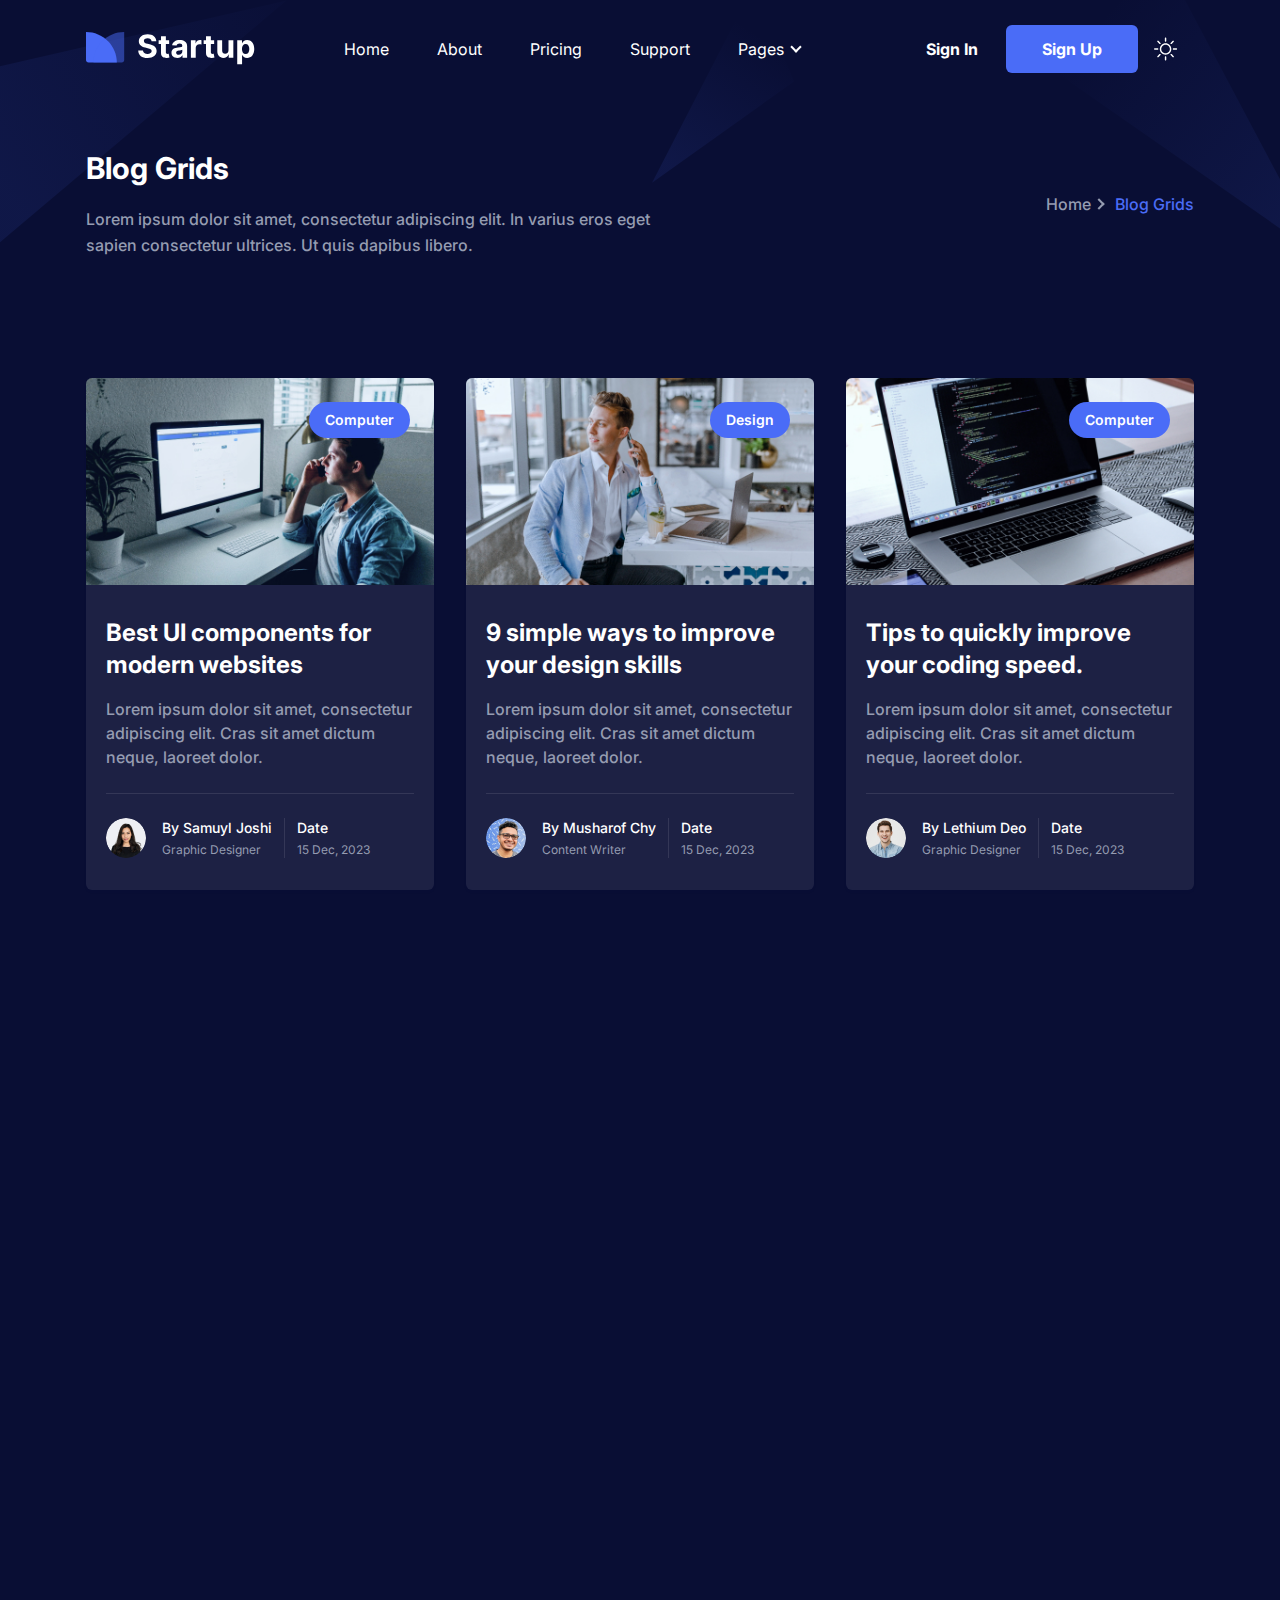
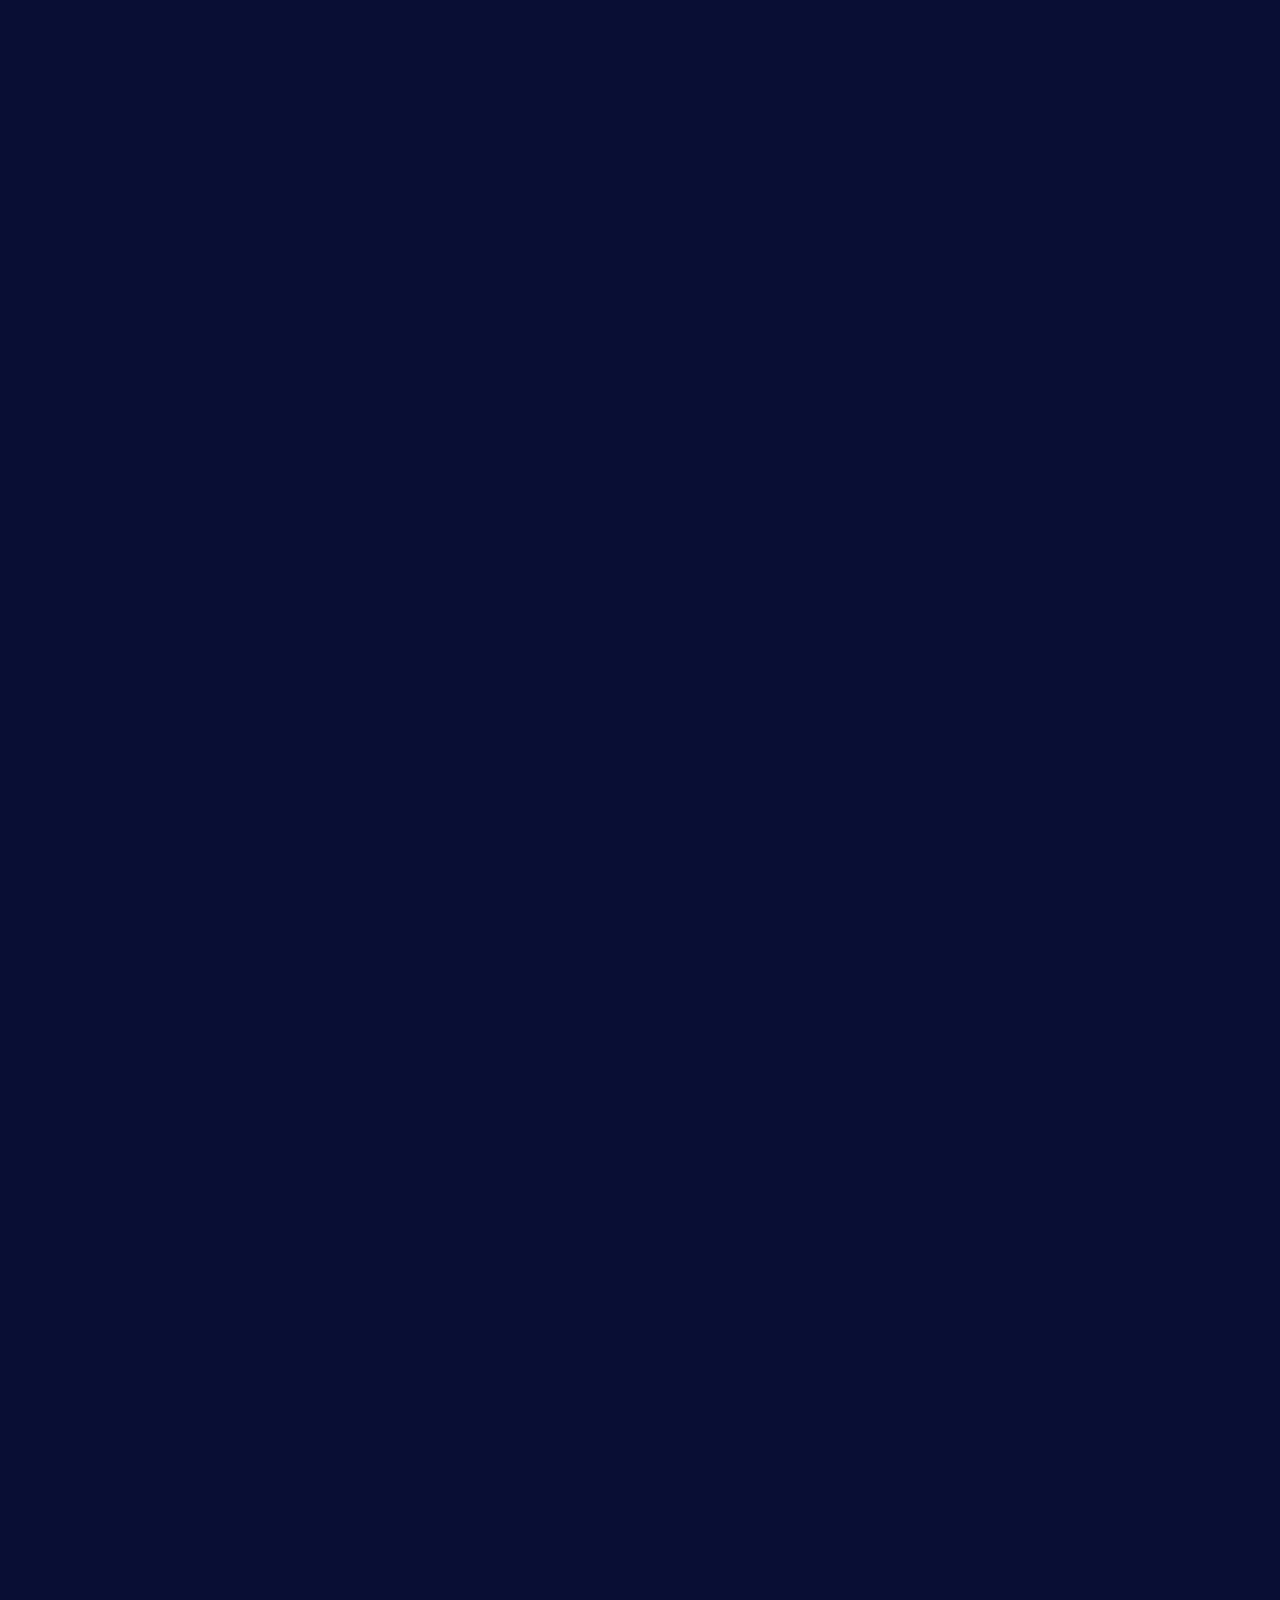
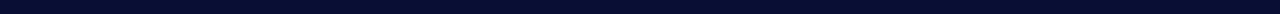
<file: blog-grids.html>
<!DOCTYPE html>
<html lang="en" class="dark">

<head>
  <meta charset="UTF-8" />
  <meta http-equiv="X-UA-Compatible" content="IE=edge" />
  <meta name="viewport" content="width=device-width, initial-scale=1.0" />
  <title>Startup Tailwind CSS Template</title>
<link rel="icon" href="favicon.ico"><link href="style.css" rel="stylesheet"></head>

<body class="dark:bg-black">
  <!-- ====== Navbar Section Start -->
  <header class="header bg-transparent absolute top-0 left-0 z-40 w-full flex items-center">
    <div class="container">
      <div class="flex mx-[-16px] items-center justify-between relative">
        <div class="px-4 w-60 max-w-full">
          <a href="index.html" class="w-full block py-8 header-logo">
            <img src="images/logo-2.svg" alt="logo" class="w-full dark:hidden" />
            <img src="images/logo.svg" alt="logo" class="w-full hidden dark:block" />
          </a>
        </div>
        <div class="flex px-4 justify-between items-center w-full">
          <div>
            <button id="navbarToggler" aria-label="Mobile Menu"
              class="block absolute right-4 top-1/2 translate-y-[-50%] lg:hidden focus:ring-2 ring-primary px-3 py-[6px] rounded-lg">
              <span class="relative w-[30px] h-[2px] my-[6px] block bg-dark dark:bg-white"></span>
              <span class="relative w-[30px] h-[2px] my-[6px] block bg-dark dark:bg-white"></span>
              <span class="relative w-[30px] h-[2px] my-[6px] block bg-dark dark:bg-white"></span>
            </button>
            <nav id="navbarCollapse"
              class="absolute py-5 lg:py-0 lg:px-4 xl:px-6 bg-white dark:bg-dark lg:dark:bg-transparent lg:bg-transparent shadow-lg rounded-lg max-w-[250px] w-full lg:max-w-full lg:w-full right-4 top-full hidden lg:block lg:static lg:shadow-none">
              <ul class="block lg:flex">
                <li class="relative group">
                  <a href="/#home"
                    class="menu-scroll text-base text-dark dark:text-white group-hover:opacity-70 py-2 lg:py-6 lg:inline-flex lg:px-0 flex mx-8 lg:mr-0">
                    Home
                  </a>
                </li>
                <li class="relative group">
                  <a href="/#about"
                    class="menu-scroll text-base text-dark dark:text-white group-hover:opacity-70 py-2 lg:py-6 lg:inline-flex lg:px-0 flex mx-8 lg:mr-0 lg:ml-8 xl:ml-12">
                    About
                  </a>
                </li>
                <li class="relative group">
                  <a href="/#pricing"
                    class="menu-scroll text-base text-dark dark:text-white group-hover:opacity-70 py-2 lg:py-6 lg:inline-flex lg:px-0 flex mx-8 lg:mr-0 lg:ml-8 xl:ml-12">
                    Pricing
                  </a>
                </li>
                <li class="relative group">
                  <a href="/#contact"
                    class="menu-scroll text-base text-dark dark:text-white group-hover:opacity-70 py-2 lg:py-6 lg:inline-flex lg:px-0 flex mx-8 lg:mr-0 lg:ml-8 xl:ml-12">
                    Support
                  </a>
                </li>
                <li class="relative group submenu-item">
                  <a href="javascript:void(0)"
                    class="text-base text-dark dark:text-white group-hover:opacity-70 py-2 lg:py-6 lg:inline-flex lg:pl-0 lg:pr-4 flex mx-8 lg:mr-0 lg:ml-8 xl:ml-12 relative after:absolute after:w-2 after:h-2 after:border-b-2 after:border-r-2 after:border-current after:rotate-45 lg:after:right-0 after:right-1 after:top-1/2 after:translate-y-[-50%] after:mt-[-2px]">
                    Pages
                  </a>
                  <div
                    class="submenu hidden relative lg:absolute w-[250px] top-full lg:top-[110%] left-0 rounded-md lg:shadow-lg p-4 lg:block lg:opacity-0 lg:invisible group-hover:opacity-100 lg:group-hover:visible lg:group-hover:top-full bg-white dark:bg-dark transition-[top] duration-300">
                    <a href="about.html"
                      class="block text-sm rounded py-[10px] px-4 text-dark dark:text-white hover:opacity-70"> About
                      Page </a>

                    <a href="contact.html"
                      class="block text-sm rounded py-[10px] px-4 text-dark dark:text-white hover:opacity-70"> Contact
                      Page </a>
                    <a href="blog-grids.html"
                      class="block text-sm rounded py-[10px] px-4 text-dark dark:text-white hover:opacity-70"> Blog Grid
                      Page </a>
                    <a href="blog-sidebar.html"
                      class="block text-sm rounded py-[10px] px-4 text-dark dark:text-white hover:opacity-70"> Blog
                      Sidebar Page </a>
                    <a href="blog-details.html"
                      class="block text-sm rounded py-[10px] px-4 text-dark dark:text-white hover:opacity-70"> Blog
                      Details Page </a>
                    <a href="signin.html"
                      class="block text-sm rounded py-[10px] px-4 text-dark dark:text-white hover:opacity-70"> Sign In
                      Page </a>
                    <a href="signup.html"
                      class="block text-sm rounded py-[10px] px-4 text-dark dark:text-white hover:opacity-70"> Sign Up
                      Page </a>
                    <a href="404.html"
                      class="block text-sm rounded py-[10px] px-4 text-dark dark:text-white hover:opacity-70"> 404 Page
                    </a>
                  </div>
                </li>
              </ul>
            </nav>
          </div>
          <div class="flex justify-end items-center pr-16 lg:pr-0">
            <a href="signin.html"
              class="hidden md:block text-base font-bold text-dark dark:text-white hover:opacity-70 py-3 px-7"> Sign In
            </a>
            <a href="signup.html"
              class="hidden md:block text-base font-bold text-white bg-primary py-3 px-8 md:px-9 lg:px-6 xl:px-9 hover:shadow-signUp hover:bg-opacity-90 rounded-md transition ease-in-up duration-300">
              Sign Up
            </a>
            <div>
              <label for="darkToggler"
                class="cursor-pointer w-9 h-9 md:w-14 md:h-14 rounded-full flex items-center justify-center bg-gray-2 dark:bg-dark-bg text-black dark:text-white">
                <input type="checkbox" name="darkToggler" id="darkToggler" class="sr-only" aria-label="darkToggler" />
                <svg viewBox="0 0 23 23" class="stroke-current dark:hidden w-5 h-5 md:w-6 md:h-6" fill="none">
                  <path
                    d="M9.55078 1.5C5.80078 1.5 1.30078 5.25 1.30078 11.25C1.30078 17.25 5.80078 21.75 11.8008 21.75C17.8008 21.75 21.5508 17.25 21.5508 13.5C13.3008 18.75 4.30078 9.75 9.55078 1.5Z"
                    stroke-width="2" stroke-linecap="round" stroke-linejoin="round" />
                </svg>
                <svg viewBox="0 0 25 24" fill="none" xmlns="http://www.w3.org/2000/svg"
                  class="hidden dark:block w-5 h-5 md:w-6 md:h-6">
                  <mask id="path-1-inside-1_977:1934" fill="white">
                    <path
                      d="M12.0508 16.5C10.8573 16.5 9.71271 16.0259 8.8688 15.182C8.02489 14.3381 7.55078 13.1935 7.55078 12C7.55078 10.8065 8.02489 9.66193 8.8688 8.81802C9.71271 7.97411 10.8573 7.5 12.0508 7.5C13.2443 7.5 14.3888 7.97411 15.2328 8.81802C16.0767 9.66193 16.5508 10.8065 16.5508 12C16.5508 13.1935 16.0767 14.3381 15.2328 15.182C14.3888 16.0259 13.2443 16.5 12.0508 16.5ZM12.0508 18C13.6421 18 15.1682 17.3679 16.2934 16.2426C17.4186 15.1174 18.0508 13.5913 18.0508 12C18.0508 10.4087 17.4186 8.88258 16.2934 7.75736C15.1682 6.63214 13.6421 6 12.0508 6C10.4595 6 8.93336 6.63214 7.80814 7.75736C6.68292 8.88258 6.05078 10.4087 6.05078 12C6.05078 13.5913 6.68292 15.1174 7.80814 16.2426C8.93336 17.3679 10.4595 18 12.0508 18ZM12.0508 0C12.2497 0 12.4405 0.0790176 12.5811 0.21967C12.7218 0.360322 12.8008 0.551088 12.8008 0.75V3.75C12.8008 3.94891 12.7218 4.13968 12.5811 4.28033C12.4405 4.42098 12.2497 4.5 12.0508 4.5C11.8519 4.5 11.6611 4.42098 11.5205 4.28033C11.3798 4.13968 11.3008 3.94891 11.3008 3.75V0.75C11.3008 0.551088 11.3798 0.360322 11.5205 0.21967C11.6611 0.0790176 11.8519 0 12.0508 0V0ZM12.0508 19.5C12.2497 19.5 12.4405 19.579 12.5811 19.7197C12.7218 19.8603 12.8008 20.0511 12.8008 20.25V23.25C12.8008 23.4489 12.7218 23.6397 12.5811 23.7803C12.4405 23.921 12.2497 24 12.0508 24C11.8519 24 11.6611 23.921 11.5205 23.7803C11.3798 23.6397 11.3008 23.4489 11.3008 23.25V20.25C11.3008 20.0511 11.3798 19.8603 11.5205 19.7197C11.6611 19.579 11.8519 19.5 12.0508 19.5ZM24.0508 12C24.0508 12.1989 23.9718 12.3897 23.8311 12.5303C23.6905 12.671 23.4997 12.75 23.3008 12.75H20.3008C20.1019 12.75 19.9111 12.671 19.7705 12.5303C19.6298 12.3897 19.5508 12.1989 19.5508 12C19.5508 11.8011 19.6298 11.6103 19.7705 11.4697C19.9111 11.329 20.1019 11.25 20.3008 11.25H23.3008C23.4997 11.25 23.6905 11.329 23.8311 11.4697C23.9718 11.6103 24.0508 11.8011 24.0508 12ZM4.55078 12C4.55078 12.1989 4.47176 12.3897 4.33111 12.5303C4.19046 12.671 3.99969 12.75 3.80078 12.75H0.800781C0.601869 12.75 0.411103 12.671 0.270451 12.5303C0.129799 12.3897 0.0507813 12.1989 0.0507812 12C0.0507813 11.8011 0.129799 11.6103 0.270451 11.4697C0.411103 11.329 0.601869 11.25 0.800781 11.25H3.80078C3.99969 11.25 4.19046 11.329 4.33111 11.4697C4.47176 11.6103 4.55078 11.8011 4.55078 12ZM20.5363 3.5145C20.6769 3.65515 20.7559 3.84588 20.7559 4.04475C20.7559 4.24362 20.6769 4.43435 20.5363 4.575L18.4153 6.6975C18.3455 6.76713 18.2628 6.82235 18.1717 6.86C18.0806 6.89765 17.983 6.91699 17.8845 6.91692C17.6855 6.91678 17.4947 6.83758 17.354 6.69675C17.2844 6.62702 17.2292 6.54425 17.1915 6.45318C17.1539 6.36211 17.1345 6.26452 17.1346 6.16597C17.1348 5.96695 17.214 5.77613 17.3548 5.6355L19.4758 3.5145C19.6164 3.3739 19.8072 3.29491 20.006 3.29491C20.2049 3.29491 20.3956 3.3739 20.5363 3.5145ZM6.74678 17.304C6.88738 17.4446 6.96637 17.6354 6.96637 17.8342C6.96637 18.0331 6.88738 18.2239 6.74678 18.3645L4.62578 20.4855C4.48433 20.6221 4.29488 20.6977 4.09823 20.696C3.90158 20.6943 3.71347 20.6154 3.57442 20.4764C3.43536 20.3373 3.35648 20.1492 3.35478 19.9526C3.35307 19.7559 3.42866 19.5665 3.56528 19.425L5.68628 17.304C5.82693 17.1634 6.01766 17.0844 6.21653 17.0844C6.4154 17.0844 6.60614 17.1634 6.74678 17.304ZM20.5363 20.4855C20.3956 20.6261 20.2049 20.7051 20.006 20.7051C19.8072 20.7051 19.6164 20.6261 19.4758 20.4855L17.3548 18.3645C17.2182 18.223 17.1426 18.0336 17.1443 17.8369C17.146 17.6403 17.2249 17.4522 17.3639 17.3131C17.503 17.1741 17.6911 17.0952 17.8877 17.0935C18.0844 17.0918 18.2738 17.1674 18.4153 17.304L20.5363 19.425C20.6769 19.5656 20.7559 19.7564 20.7559 19.9552C20.7559 20.1541 20.6769 20.3449 20.5363 20.4855ZM6.74678 6.6975C6.60614 6.8381 6.4154 6.91709 6.21653 6.91709C6.01766 6.91709 5.82693 6.8381 5.68628 6.6975L3.56528 4.575C3.49365 4.50582 3.43651 4.42306 3.39721 4.33155C3.3579 4.24005 3.33721 4.14164 3.33634 4.04205C3.33548 3.94247 3.35445 3.84371 3.39216 3.75153C3.42988 3.65936 3.48557 3.57562 3.55598 3.5052C3.6264 3.43478 3.71014 3.37909 3.80232 3.34138C3.89449 3.30367 3.99325 3.2847 4.09283 3.28556C4.19242 3.28643 4.29083 3.30712 4.38233 3.34642C4.47384 3.38573 4.5566 3.44287 4.62578 3.5145L6.74678 5.6355C6.81663 5.70517 6.87204 5.78793 6.90985 5.87905C6.94766 5.97017 6.96712 6.06785 6.96712 6.1665C6.96712 6.26515 6.94766 6.36283 6.90985 6.45395C6.87204 6.54507 6.81663 6.62783 6.74678 6.6975Z" />
                  </mask>
                  <path
                    d="M12.0508 16.5C10.8573 16.5 9.71271 16.0259 8.8688 15.182C8.02489 14.3381 7.55078 13.1935 7.55078 12C7.55078 10.8065 8.02489 9.66193 8.8688 8.81802C9.71271 7.97411 10.8573 7.5 12.0508 7.5C13.2443 7.5 14.3888 7.97411 15.2328 8.81802C16.0767 9.66193 16.5508 10.8065 16.5508 12C16.5508 13.1935 16.0767 14.3381 15.2328 15.182C14.3888 16.0259 13.2443 16.5 12.0508 16.5ZM12.0508 18C13.6421 18 15.1682 17.3679 16.2934 16.2426C17.4186 15.1174 18.0508 13.5913 18.0508 12C18.0508 10.4087 17.4186 8.88258 16.2934 7.75736C15.1682 6.63214 13.6421 6 12.0508 6C10.4595 6 8.93336 6.63214 7.80814 7.75736C6.68292 8.88258 6.05078 10.4087 6.05078 12C6.05078 13.5913 6.68292 15.1174 7.80814 16.2426C8.93336 17.3679 10.4595 18 12.0508 18ZM12.0508 0C12.2497 0 12.4405 0.0790176 12.5811 0.21967C12.7218 0.360322 12.8008 0.551088 12.8008 0.75V3.75C12.8008 3.94891 12.7218 4.13968 12.5811 4.28033C12.4405 4.42098 12.2497 4.5 12.0508 4.5C11.8519 4.5 11.6611 4.42098 11.5205 4.28033C11.3798 4.13968 11.3008 3.94891 11.3008 3.75V0.75C11.3008 0.551088 11.3798 0.360322 11.5205 0.21967C11.6611 0.0790176 11.8519 0 12.0508 0V0ZM12.0508 19.5C12.2497 19.5 12.4405 19.579 12.5811 19.7197C12.7218 19.8603 12.8008 20.0511 12.8008 20.25V23.25C12.8008 23.4489 12.7218 23.6397 12.5811 23.7803C12.4405 23.921 12.2497 24 12.0508 24C11.8519 24 11.6611 23.921 11.5205 23.7803C11.3798 23.6397 11.3008 23.4489 11.3008 23.25V20.25C11.3008 20.0511 11.3798 19.8603 11.5205 19.7197C11.6611 19.579 11.8519 19.5 12.0508 19.5ZM24.0508 12C24.0508 12.1989 23.9718 12.3897 23.8311 12.5303C23.6905 12.671 23.4997 12.75 23.3008 12.75H20.3008C20.1019 12.75 19.9111 12.671 19.7705 12.5303C19.6298 12.3897 19.5508 12.1989 19.5508 12C19.5508 11.8011 19.6298 11.6103 19.7705 11.4697C19.9111 11.329 20.1019 11.25 20.3008 11.25H23.3008C23.4997 11.25 23.6905 11.329 23.8311 11.4697C23.9718 11.6103 24.0508 11.8011 24.0508 12ZM4.55078 12C4.55078 12.1989 4.47176 12.3897 4.33111 12.5303C4.19046 12.671 3.99969 12.75 3.80078 12.75H0.800781C0.601869 12.75 0.411103 12.671 0.270451 12.5303C0.129799 12.3897 0.0507813 12.1989 0.0507812 12C0.0507813 11.8011 0.129799 11.6103 0.270451 11.4697C0.411103 11.329 0.601869 11.25 0.800781 11.25H3.80078C3.99969 11.25 4.19046 11.329 4.33111 11.4697C4.47176 11.6103 4.55078 11.8011 4.55078 12ZM20.5363 3.5145C20.6769 3.65515 20.7559 3.84588 20.7559 4.04475C20.7559 4.24362 20.6769 4.43435 20.5363 4.575L18.4153 6.6975C18.3455 6.76713 18.2628 6.82235 18.1717 6.86C18.0806 6.89765 17.983 6.91699 17.8845 6.91692C17.6855 6.91678 17.4947 6.83758 17.354 6.69675C17.2844 6.62702 17.2292 6.54425 17.1915 6.45318C17.1539 6.36211 17.1345 6.26452 17.1346 6.16597C17.1348 5.96695 17.214 5.77613 17.3548 5.6355L19.4758 3.5145C19.6164 3.3739 19.8072 3.29491 20.006 3.29491C20.2049 3.29491 20.3956 3.3739 20.5363 3.5145ZM6.74678 17.304C6.88738 17.4446 6.96637 17.6354 6.96637 17.8342C6.96637 18.0331 6.88738 18.2239 6.74678 18.3645L4.62578 20.4855C4.48433 20.6221 4.29488 20.6977 4.09823 20.696C3.90158 20.6943 3.71347 20.6154 3.57442 20.4764C3.43536 20.3373 3.35648 20.1492 3.35478 19.9526C3.35307 19.7559 3.42866 19.5665 3.56528 19.425L5.68628 17.304C5.82693 17.1634 6.01766 17.0844 6.21653 17.0844C6.4154 17.0844 6.60614 17.1634 6.74678 17.304ZM20.5363 20.4855C20.3956 20.6261 20.2049 20.7051 20.006 20.7051C19.8072 20.7051 19.6164 20.6261 19.4758 20.4855L17.3548 18.3645C17.2182 18.223 17.1426 18.0336 17.1443 17.8369C17.146 17.6403 17.2249 17.4522 17.3639 17.3131C17.503 17.1741 17.6911 17.0952 17.8877 17.0935C18.0844 17.0918 18.2738 17.1674 18.4153 17.304L20.5363 19.425C20.6769 19.5656 20.7559 19.7564 20.7559 19.9552C20.7559 20.1541 20.6769 20.3449 20.5363 20.4855ZM6.74678 6.6975C6.60614 6.8381 6.4154 6.91709 6.21653 6.91709C6.01766 6.91709 5.82693 6.8381 5.68628 6.6975L3.56528 4.575C3.49365 4.50582 3.43651 4.42306 3.39721 4.33155C3.3579 4.24005 3.33721 4.14164 3.33634 4.04205C3.33548 3.94247 3.35445 3.84371 3.39216 3.75153C3.42988 3.65936 3.48557 3.57562 3.55598 3.5052C3.6264 3.43478 3.71014 3.37909 3.80232 3.34138C3.89449 3.30367 3.99325 3.2847 4.09283 3.28556C4.19242 3.28643 4.29083 3.30712 4.38233 3.34642C4.47384 3.38573 4.5566 3.44287 4.62578 3.5145L6.74678 5.6355C6.81663 5.70517 6.87204 5.78793 6.90985 5.87905C6.94766 5.97017 6.96712 6.06785 6.96712 6.1665C6.96712 6.26515 6.94766 6.36283 6.90985 6.45395C6.87204 6.54507 6.81663 6.62783 6.74678 6.6975Z"
                    fill="black" stroke="white" stroke-width="2" mask="url(#path-1-inside-1_977:1934)" />
                </svg>
              </label>
            </div>
          </div>
        </div>
      </div>
    </div>
  </header>
  <!-- ====== Navbar Section End -->

  <!-- ====== Page Title Section Start -->
  <section class="relative z-10 pt-[150px] overflow-hidden">
    <div class="container">
      <div class="flex flex-wrap items-center mx-[-16px]">
        <div class="w-full md:w-8/12 lg:w-7/12 px-4">
          <div class="max-w-[570px] mb-12 md:mb-0">
            <h1 class="font-bold text-black dark:text-white text-2xl sm:text-3xl mb-5">Blog Grids</h1>
            <p class="font-medium text-base text-body-color leading-relaxed">
              Lorem ipsum dolor sit amet, consectetur adipiscing elit. In varius eros eget sapien consectetur ultrices.
              Ut quis dapibus libero.
            </p>
          </div>
        </div>
        <div class="w-full md:w-4/12 lg:w-5/12 px-4">
          <div class="text-end">
            <ul class="flex items-center md:justify-end">
              <li class="flex items-center">
                <a href="index.html" class="font-medium text-base text-body-color pr-1 hover:text-primary"> Home </a>
                <span class="block w-2 h-2 border-t-2 border-r-2 border-body-color rotate-45 mr-3"></span>
              </li>
              <li class="font-medium text-base text-primary">Blog Grids</li>
            </ul>
          </div>
        </div>
      </div>
    </div>

    <div>
      <span class="absolute top-0 left-0 z-[-1]">
        <svg width="287" height="254" viewBox="0 0 287 254" fill="none" xmlns="http://www.w3.org/2000/svg">
          <path opacity="0.1" d="M286.5 0.5L-14.5 254.5V69.5L286.5 0.5Z" fill="url(#paint0_linear_111:578)" />
          <defs>
            <linearGradient id="paint0_linear_111:578" x1="-40.5" y1="117" x2="301.926" y2="-97.1485"
              gradientUnits="userSpaceOnUse">
              <stop stop-color="#4A6CF7" />
              <stop offset="1" stop-color="#4A6CF7" stop-opacity="0" />
            </linearGradient>
          </defs>
        </svg>
      </span>
      <span class="absolute right-0 top-0 z-[-1]">
        <svg width="628" height="258" viewBox="0 0 628 258" fill="none" xmlns="http://www.w3.org/2000/svg">
          <path opacity="0.1" d="M669.125 257.002L345.875 31.9983L524.571 -15.8832L669.125 257.002Z"
            fill="url(#paint0_linear_0:1)" />
          <path opacity="0.1" d="M0.0716344 182.78L101.988 -15.0769L142.154 81.4093L0.0716344 182.78Z"
            fill="url(#paint1_linear_0:1)" />
          <defs>
            <linearGradient id="paint0_linear_0:1" x1="644" y1="221" x2="429.946" y2="37.0429"
              gradientUnits="userSpaceOnUse">
              <stop stop-color="#4A6CF7" />
              <stop offset="1" stop-color="#4A6CF7" stop-opacity="0" />
            </linearGradient>
            <linearGradient id="paint1_linear_0:1" x1="18.3648" y1="166.016" x2="105.377" y2="32.3398"
              gradientUnits="userSpaceOnUse">
              <stop stop-color="#4A6CF7" />
              <stop offset="1" stop-color="#4A6CF7" stop-opacity="0" />
            </linearGradient>
          </defs>
        </svg>
      </span>
    </div>
  </section>
  <!-- ====== Page Title Section End -->

  <!-- ====== Blog Section Start -->
  <section class="pt-[120px] pb-[120px]">
    <div class="container">
      <div class="flex flex-wrap mx-[-16px] justify-center">
        <div class="w-full md:w-2/3 lg:w-1/2 xl:w-1/3 px-4">
          <div class="relative bg-white dark:bg-dark shadow-one rounded-md overflow-hidden mb-10 wow fadeInUp"
            data-wow-delay=".1s">
            <a href="blog-details.html" class="w-full block relative">
              <span
                class="absolute top-6 right-6 bg-primary rounded-full inline-flex items-center justify-center py-2 px-4 font-semibold text-sm text-white">
                Computer
              </span>
              <img src="images/blog-01.jpg" alt="image" class="w-full" />
            </a>
            <div class="p-6 sm:p-8 md:py-8 md:px-6 lg:p-8 xl:py-8 xl:px-5 2xl:p-8">
              <h3>
                <a href="blog-details.html"
                  class="font-bold text-black dark:text-white text-xl sm:text-2xl block mb-4 hover:text-primary dark:hover:text-primary">
                  Best UI components for modern websites
                </a>
              </h3>
              <p
                class="text-base text-body-color font-medium pb-6 mb-6 border-b border-body-color border-opacity-10 dark:border-white dark:border-opacity-10">
                Lorem ipsum dolor sit amet, consectetur adipiscing elit. Cras sit amet dictum neque, laoreet dolor.
              </p>
              <div class="flex items-center">
                <div
                  class="flex items-center pr-5 mr-5 xl:pr-3 2xl:pr-5 xl:mr-3 2xl:mr-5 border-r border-body-color border-opacity-10 dark:border-white dark:border-opacity-10">
                  <div class="max-w-[40px] w-full h-[40px] rounded-full overflow-hidden mr-4">
                    <img src="images/author-01.png" alt="author" class="w-full" />
                  </div>
                  <div class="w-full">
                    <h4 class="text-sm font-medium text-dark dark:text-white mb-1">
                      By
                      <a href="javascript:void(0)"
                        class="text-dark dark:text-white hover:text-primary dark:hover:text-primary"> Samuyl Joshi </a>
                    </h4>
                    <p class="text-xs text-body-color">Graphic Designer</p>
                  </div>
                </div>
                <div class="inline-block">
                  <h4 class="text-sm font-medium text-dark dark:text-white mb-1">Date</h4>
                  <p class="text-xs text-body-color">15 Dec, 2023</p>
                </div>
              </div>
            </div>
          </div>
        </div>
        <div class="w-full md:w-2/3 lg:w-1/2 xl:w-1/3 px-4">
          <div class="relative bg-white dark:bg-dark shadow-one rounded-md overflow-hidden mb-10 wow fadeInUp"
            data-wow-delay=".15s">
            <a href="blog-details.html" class="w-full block relative">
              <span
                class="absolute top-6 right-6 bg-primary rounded-full inline-flex items-center justify-center py-2 px-4 font-semibold text-sm text-white">
                Design
              </span>
              <img src="images/blog-02.jpg" alt="image" class="w-full" />
            </a>
            <div class="p-6 sm:p-8 md:py-8 md:px-6 lg:p-8 xl:py-8 xl:px-5 2xl:p-8">
              <h3>
                <a href="blog-details.html"
                  class="font-bold text-black dark:text-white text-xl sm:text-2xl block mb-4 hover:text-primary dark:hover:text-primary">
                  9 simple ways to improve your design skills
                </a>
              </h3>
              <p
                class="text-base text-body-color font-medium pb-6 mb-6 border-b border-body-color border-opacity-10 dark:border-white dark:border-opacity-10">
                Lorem ipsum dolor sit amet, consectetur adipiscing elit. Cras sit amet dictum neque, laoreet dolor.
              </p>
              <div class="flex items-center">
                <div
                  class="flex items-center pr-5 mr-5 xl:pr-3 2xl:pr-5 xl:mr-3 2xl:mr-5 border-r border-body-color border-opacity-10 dark:border-white dark:border-opacity-10">
                  <div class="max-w-[40px] w-full h-[40px] rounded-full overflow-hidden mr-4">
                    <img src="images/author-02.png" alt="author" class="w-full" />
                  </div>
                  <div class="w-full">
                    <h4 class="text-sm font-medium text-dark dark:text-white mb-1">
                      By
                      <a href="javascript:void(0)"
                        class="text-dark dark:text-white hover:text-primary dark:hover:text-primary"> Musharof Chy </a>
                    </h4>
                    <p class="text-xs text-body-color">Content Writer</p>
                  </div>
                </div>
                <div class="inline-block">
                  <h4 class="text-sm font-medium text-dark dark:text-white mb-1">Date</h4>
                  <p class="text-xs text-body-color">15 Dec, 2023</p>
                </div>
              </div>
            </div>
          </div>
        </div>
        <div class="w-full md:w-2/3 lg:w-1/2 xl:w-1/3 px-4">
          <div class="relative bg-white dark:bg-dark shadow-one rounded-md overflow-hidden mb-10 wow fadeInUp"
            data-wow-delay=".2s">
            <a href="blog-details.html" class="w-full block relative">
              <span
                class="absolute top-6 right-6 bg-primary rounded-full inline-flex items-center justify-center py-2 px-4 font-semibold text-sm text-white">
                Computer
              </span>
              <img src="images/blog-03.jpg" alt="image" class="w-full" />
            </a>
            <div class="p-6 sm:p-8 md:py-8 md:px-6 lg:p-8 xl:py-8 xl:px-5 2xl:p-8">
              <h3>
                <a href="blog-details.html"
                  class="font-bold text-black dark:text-white text-xl sm:text-2xl block mb-4 hover:text-primary dark:hover:text-primary">
                  Tips to quickly improve your coding speed.
                </a>
              </h3>
              <p
                class="text-base text-body-color font-medium pb-6 mb-6 border-b border-body-color border-opacity-10 dark:border-white dark:border-opacity-10">
                Lorem ipsum dolor sit amet, consectetur adipiscing elit. Cras sit amet dictum neque, laoreet dolor.
              </p>
              <div class="flex items-center">
                <div
                  class="flex items-center pr-5 mr-5 xl:pr-3 2xl:pr-5 xl:mr-3 2xl:mr-5 border-r border-body-color border-opacity-10 dark:border-white dark:border-opacity-10">
                  <div class="max-w-[40px] w-full h-[40px] rounded-full overflow-hidden mr-4">
                    <img src="images/author-03.png" alt="author" class="w-full" />
                  </div>
                  <div class="w-full">
                    <h4 class="text-sm font-medium text-dark dark:text-white mb-1">
                      By
                      <a href="javascript:void(0)"
                        class="text-dark dark:text-white hover:text-primary dark:hover:text-primary"> Lethium Deo </a>
                    </h4>
                    <p class="text-xs text-body-color">Graphic Designer</p>
                  </div>
                </div>
                <div class="inline-block">
                  <h4 class="text-sm font-medium text-dark dark:text-white mb-1">Date</h4>
                  <p class="text-xs text-body-color">15 Dec, 2023</p>
                </div>
              </div>
            </div>
          </div>
        </div>
        <div class="w-full md:w-2/3 lg:w-1/2 xl:w-1/3 px-4">
          <div class="relative bg-white dark:bg-dark shadow-one rounded-md overflow-hidden mb-10 wow fadeInUp"
            data-wow-delay=".1s">
            <a href="blog-details.html" class="w-full block relative">
              <span
                class="absolute top-6 right-6 bg-primary rounded-full inline-flex items-center justify-center py-2 px-4 font-semibold text-sm text-white">
                Computer
              </span>
              <img src="images/blog-01.jpg" alt="image" class="w-full" />
            </a>
            <div class="p-6 sm:p-8 md:py-8 md:px-6 lg:p-8 xl:py-8 xl:px-5 2xl:p-8">
              <h3>
                <a href="blog-details.html"
                  class="font-bold text-black dark:text-white text-xl sm:text-2xl block mb-4 hover:text-primary dark:hover:text-primary">
                  Best UI components for modern websites
                </a>
              </h3>
              <p
                class="text-base text-body-color font-medium pb-6 mb-6 border-b border-body-color border-opacity-10 dark:border-white dark:border-opacity-10">
                Lorem ipsum dolor sit amet, consectetur adipiscing elit. Cras sit amet dictum neque, laoreet dolor.
              </p>
              <div class="flex items-center">
                <div
                  class="flex items-center pr-5 mr-5 xl:pr-3 2xl:pr-5 xl:mr-3 2xl:mr-5 border-r border-body-color border-opacity-10 dark:border-white dark:border-opacity-10">
                  <div class="max-w-[40px] w-full h-[40px] rounded-full overflow-hidden mr-4">
                    <img src="images/author-01.png" alt="author" class="w-full" />
                  </div>
                  <div class="w-full">
                    <h4 class="text-sm font-medium text-dark dark:text-white mb-1">
                      By
                      <a href="javascript:void(0)"
                        class="text-dark dark:text-white hover:text-primary dark:hover:text-primary"> Samuyl Joshi </a>
                    </h4>
                    <p class="text-xs text-body-color">Graphic Designer</p>
                  </div>
                </div>
                <div class="inline-block">
                  <h4 class="text-sm font-medium text-dark dark:text-white mb-1">Date</h4>
                  <p class="text-xs text-body-color">15 Dec, 2023</p>
                </div>
              </div>
            </div>
          </div>
        </div>
        <div class="w-full md:w-2/3 lg:w-1/2 xl:w-1/3 px-4">
          <div class="relative bg-white dark:bg-dark shadow-one rounded-md overflow-hidden mb-10 wow fadeInUp"
            data-wow-delay=".15s">
            <a href="blog-details.html" class="w-full block relative">
              <span
                class="absolute top-6 right-6 bg-primary rounded-full inline-flex items-center justify-center py-2 px-4 font-semibold text-sm text-white">
                Design
              </span>
              <img src="images/blog-02.jpg" alt="image" class="w-full" />
            </a>
            <div class="p-6 sm:p-8 md:py-8 md:px-6 lg:p-8 xl:py-8 xl:px-5 2xl:p-8">
              <h3>
                <a href="blog-details.html"
                  class="font-bold text-black dark:text-white text-xl sm:text-2xl block mb-4 hover:text-primary dark:hover:text-primary">
                  9 simple ways to improve your design skills
                </a>
              </h3>
              <p
                class="text-base text-body-color font-medium pb-6 mb-6 border-b border-body-color border-opacity-10 dark:border-white dark:border-opacity-10">
                Lorem ipsum dolor sit amet, consectetur adipiscing elit. Cras sit amet dictum neque, laoreet dolor.
              </p>
              <div class="flex items-center">
                <div
                  class="flex items-center pr-5 mr-5 xl:pr-3 2xl:pr-5 xl:mr-3 2xl:mr-5 border-r border-body-color border-opacity-10 dark:border-white dark:border-opacity-10">
                  <div class="max-w-[40px] w-full h-[40px] rounded-full overflow-hidden mr-4">
                    <img src="images/author-02.png" alt="author" class="w-full" />
                  </div>
                  <div class="w-full">
                    <h4 class="text-sm font-medium text-dark dark:text-white mb-1">
                      By
                      <a href="javascript:void(0)"
                        class="text-dark dark:text-white hover:text-primary dark:hover:text-primary"> Musharof Chy </a>
                    </h4>
                    <p class="text-xs text-body-color">Content Writer</p>
                  </div>
                </div>
                <div class="inline-block">
                  <h4 class="text-sm font-medium text-dark dark:text-white mb-1">Date</h4>
                  <p class="text-xs text-body-color">15 Dec, 2023</p>
                </div>
              </div>
            </div>
          </div>
        </div>
        <div class="w-full md:w-2/3 lg:w-1/2 xl:w-1/3 px-4">
          <div class="relative bg-white dark:bg-dark shadow-one rounded-md overflow-hidden mb-10 wow fadeInUp"
            data-wow-delay=".2s">
            <a href="blog-details.html" class="w-full block relative">
              <span
                class="absolute top-6 right-6 bg-primary rounded-full inline-flex items-center justify-center py-2 px-4 font-semibold text-sm text-white">
                Computer
              </span>
              <img src="images/blog-03.jpg" alt="image" class="w-full" />
            </a>
            <div class="p-6 sm:p-8 md:py-8 md:px-6 lg:p-8 xl:py-8 xl:px-5 2xl:p-8">
              <h3>
                <a href="blog-details.html"
                  class="font-bold text-black dark:text-white text-xl sm:text-2xl block mb-4 hover:text-primary dark:hover:text-primary">
                  Tips to quickly improve your coding speed.
                </a>
              </h3>
              <p
                class="text-base text-body-color font-medium pb-6 mb-6 border-b border-body-color border-opacity-10 dark:border-white dark:border-opacity-10">
                Lorem ipsum dolor sit amet, consectetur adipiscing elit. Cras sit amet dictum neque, laoreet dolor.
              </p>
              <div class="flex items-center">
                <div
                  class="flex items-center pr-5 mr-5 xl:pr-3 2xl:pr-5 xl:mr-3 2xl:mr-5 border-r border-body-color border-opacity-10 dark:border-white dark:border-opacity-10">
                  <div class="max-w-[40px] w-full h-[40px] rounded-full overflow-hidden mr-4">
                    <img src="images/author-03.png" alt="author" class="w-full" />
                  </div>
                  <div class="w-full">
                    <h4 class="text-sm font-medium text-dark dark:text-white mb-1">
                      By
                      <a href="javascript:void(0)"
                        class="text-dark dark:text-white hover:text-primary dark:hover:text-primary"> Lethium Deo </a>
                    </h4>
                    <p class="text-xs text-body-color">Graphic Designer</p>
                  </div>
                </div>
                <div class="inline-block">
                  <h4 class="text-sm font-medium text-dark dark:text-white mb-1">Date</h4>
                  <p class="text-xs text-body-color">15 Dec, 2023</p>
                </div>
              </div>
            </div>
          </div>
        </div>
        <div class="w-full md:w-2/3 lg:w-1/2 xl:w-1/3 px-4">
          <div class="relative bg-white dark:bg-dark shadow-one rounded-md overflow-hidden mb-10 wow fadeInUp"
            data-wow-delay=".1s">
            <a href="blog-details.html" class="w-full block relative">
              <span
                class="absolute top-6 right-6 bg-primary rounded-full inline-flex items-center justify-center py-2 px-4 font-semibold text-sm text-white">
                Computer
              </span>
              <img src="images/blog-01.jpg" alt="image" class="w-full" />
            </a>
            <div class="p-6 sm:p-8 md:py-8 md:px-6 lg:p-8 xl:py-8 xl:px-5 2xl:p-8">
              <h3>
                <a href="blog-details.html"
                  class="font-bold text-black dark:text-white text-xl sm:text-2xl block mb-4 hover:text-primary dark:hover:text-primary">
                  Best UI components for modern websites
                </a>
              </h3>
              <p
                class="text-base text-body-color font-medium pb-6 mb-6 border-b border-body-color border-opacity-10 dark:border-white dark:border-opacity-10">
                Lorem ipsum dolor sit amet, consectetur adipiscing elit. Cras sit amet dictum neque, laoreet dolor.
              </p>
              <div class="flex items-center">
                <div
                  class="flex items-center pr-5 mr-5 xl:pr-3 2xl:pr-5 xl:mr-3 2xl:mr-5 border-r border-body-color border-opacity-10 dark:border-white dark:border-opacity-10">
                  <div class="max-w-[40px] w-full h-[40px] rounded-full overflow-hidden mr-4">
                    <img src="images/author-01.png" alt="author" class="w-full" />
                  </div>
                  <div class="w-full">
                    <h4 class="text-sm font-medium text-dark dark:text-white mb-1">
                      By
                      <a href="javascript:void(0)"
                        class="text-dark dark:text-white hover:text-primary dark:hover:text-primary"> Samuyl Joshi </a>
                    </h4>
                    <p class="text-xs text-body-color">Graphic Designer</p>
                  </div>
                </div>
                <div class="inline-block">
                  <h4 class="text-sm font-medium text-dark dark:text-white mb-1">Date</h4>
                  <p class="text-xs text-body-color">15 Dec, 2023</p>
                </div>
              </div>
            </div>
          </div>
        </div>
        <div class="w-full md:w-2/3 lg:w-1/2 xl:w-1/3 px-4">
          <div class="relative bg-white dark:bg-dark shadow-one rounded-md overflow-hidden mb-10 wow fadeInUp"
            data-wow-delay=".15s">
            <a href="blog-details.html" class="w-full block relative">
              <span
                class="absolute top-6 right-6 bg-primary rounded-full inline-flex items-center justify-center py-2 px-4 font-semibold text-sm text-white">
                Design
              </span>
              <img src="images/blog-02.jpg" alt="image" class="w-full" />
            </a>
            <div class="p-6 sm:p-8 md:py-8 md:px-6 lg:p-8 xl:py-8 xl:px-5 2xl:p-8">
              <h3>
                <a href="blog-details.html"
                  class="font-bold text-black dark:text-white text-xl sm:text-2xl block mb-4 hover:text-primary dark:hover:text-primary">
                  9 simple ways to improve your design skills
                </a>
              </h3>
              <p
                class="text-base text-body-color font-medium pb-6 mb-6 border-b border-body-color border-opacity-10 dark:border-white dark:border-opacity-10">
                Lorem ipsum dolor sit amet, consectetur adipiscing elit. Cras sit amet dictum neque, laoreet dolor.
              </p>
              <div class="flex items-center">
                <div
                  class="flex items-center pr-5 mr-5 xl:pr-3 2xl:pr-5 xl:mr-3 2xl:mr-5 border-r border-body-color border-opacity-10 dark:border-white dark:border-opacity-10">
                  <div class="max-w-[40px] w-full h-[40px] rounded-full overflow-hidden mr-4">
                    <img src="images/author-02.png" alt="author" class="w-full" />
                  </div>
                  <div class="w-full">
                    <h4 class="text-sm font-medium text-dark dark:text-white mb-1">
                      By
                      <a href="javascript:void(0)"
                        class="text-dark dark:text-white hover:text-primary dark:hover:text-primary"> Musharof Chy </a>
                    </h4>
                    <p class="text-xs text-body-color">Content Writer</p>
                  </div>
                </div>
                <div class="inline-block">
                  <h4 class="text-sm font-medium text-dark dark:text-white mb-1">Date</h4>
                  <p class="text-xs text-body-color">15 Dec, 2023</p>
                </div>
              </div>
            </div>
          </div>
        </div>
        <div class="w-full md:w-2/3 lg:w-1/2 xl:w-1/3 px-4">
          <div class="relative bg-white dark:bg-dark shadow-one rounded-md overflow-hidden mb-10 wow fadeInUp"
            data-wow-delay=".2s">
            <a href="blog-details.html" class="w-full block relative">
              <span
                class="absolute top-6 right-6 bg-primary rounded-full inline-flex items-center justify-center py-2 px-4 font-semibold text-sm text-white">
                Computer
              </span>
              <img src="images/blog-03.jpg" alt="image" class="w-full" />
            </a>
            <div class="p-6 sm:p-8 md:py-8 md:px-6 lg:p-8 xl:py-8 xl:px-5 2xl:p-8">
              <h3>
                <a href="blog-details.html"
                  class="font-bold text-black dark:text-white text-xl sm:text-2xl block mb-4 hover:text-primary dark:hover:text-primary">
                  Tips to quickly improve your coding speed.
                </a>
              </h3>
              <p
                class="text-base text-body-color font-medium pb-6 mb-6 border-b border-body-color border-opacity-10 dark:border-white dark:border-opacity-10">
                Lorem ipsum dolor sit amet, consectetur adipiscing elit. Cras sit amet dictum neque, laoreet dolor.
              </p>
              <div class="flex items-center">
                <div
                  class="flex items-center pr-5 mr-5 xl:pr-3 2xl:pr-5 xl:mr-3 2xl:mr-5 border-r border-body-color border-opacity-10 dark:border-white dark:border-opacity-10">
                  <div class="max-w-[40px] w-full h-[40px] rounded-full overflow-hidden mr-4">
                    <img src="images/author-03.png" alt="author" class="w-full" />
                  </div>
                  <div class="w-full">
                    <h4 class="text-sm font-medium text-dark dark:text-white mb-1">
                      By
                      <a href="javascript:void(0)"
                        class="text-dark dark:text-white hover:text-primary dark:hover:text-primary"> Lethium Deo </a>
                    </h4>
                    <p class="text-xs text-body-color">Graphic Designer</p>
                  </div>
                </div>
                <div class="inline-block">
                  <h4 class="text-sm font-medium text-dark dark:text-white mb-1">Date</h4>
                  <p class="text-xs text-body-color">15 Dec, 2023</p>
                </div>
              </div>
            </div>
          </div>
        </div>
        <div class="w-full md:w-2/3 lg:w-1/2 xl:w-1/3 px-4">
          <div class="relative bg-white dark:bg-dark shadow-one rounded-md overflow-hidden mb-10 wow fadeInUp"
            data-wow-delay=".1s">
            <a href="blog-details.html" class="w-full block relative">
              <span
                class="absolute top-6 right-6 bg-primary rounded-full inline-flex items-center justify-center py-2 px-4 font-semibold text-sm text-white">
                Computer
              </span>
              <img src="images/blog-01.jpg" alt="image" class="w-full" />
            </a>
            <div class="p-6 sm:p-8 md:py-8 md:px-6 lg:p-8 xl:py-8 xl:px-5 2xl:p-8">
              <h3>
                <a href="blog-details.html"
                  class="font-bold text-black dark:text-white text-xl sm:text-2xl block mb-4 hover:text-primary dark:hover:text-primary">
                  Best UI components for modern websites
                </a>
              </h3>
              <p
                class="text-base text-body-color font-medium pb-6 mb-6 border-b border-body-color border-opacity-10 dark:border-white dark:border-opacity-10">
                Lorem ipsum dolor sit amet, consectetur adipiscing elit. Cras sit amet dictum neque, laoreet dolor.
              </p>
              <div class="flex items-center">
                <div
                  class="flex items-center pr-5 mr-5 xl:pr-3 2xl:pr-5 xl:mr-3 2xl:mr-5 border-r border-body-color border-opacity-10 dark:border-white dark:border-opacity-10">
                  <div class="max-w-[40px] w-full h-[40px] rounded-full overflow-hidden mr-4">
                    <img src="images/author-01.png" alt="author" class="w-full" />
                  </div>
                  <div class="w-full">
                    <h4 class="text-sm font-medium text-dark dark:text-white mb-1">
                      By
                      <a href="javascript:void(0)"
                        class="text-dark dark:text-white hover:text-primary dark:hover:text-primary"> Samuyl Joshi </a>
                    </h4>
                    <p class="text-xs text-body-color">Graphic Designer</p>
                  </div>
                </div>
                <div class="inline-block">
                  <h4 class="text-sm font-medium text-dark dark:text-white mb-1">Date</h4>
                  <p class="text-xs text-body-color">15 Dec, 2023</p>
                </div>
              </div>
            </div>
          </div>
        </div>
        <div class="w-full md:w-2/3 lg:w-1/2 xl:w-1/3 px-4">
          <div class="relative bg-white dark:bg-dark shadow-one rounded-md overflow-hidden mb-10 wow fadeInUp"
            data-wow-delay=".15s">
            <a href="blog-details.html" class="w-full block relative">
              <span
                class="absolute top-6 right-6 bg-primary rounded-full inline-flex items-center justify-center py-2 px-4 font-semibold text-sm text-white">
                Design
              </span>
              <img src="images/blog-02.jpg" alt="image" class="w-full" />
            </a>
            <div class="p-6 sm:p-8 md:py-8 md:px-6 lg:p-8 xl:py-8 xl:px-5 2xl:p-8">
              <h3>
                <a href="blog-details.html"
                  class="font-bold text-black dark:text-white text-xl sm:text-2xl block mb-4 hover:text-primary dark:hover:text-primary">
                  9 simple ways to improve your design skills
                </a>
              </h3>
              <p
                class="text-base text-body-color font-medium pb-6 mb-6 border-b border-body-color border-opacity-10 dark:border-white dark:border-opacity-10">
                Lorem ipsum dolor sit amet, consectetur adipiscing elit. Cras sit amet dictum neque, laoreet dolor.
              </p>
              <div class="flex items-center">
                <div
                  class="flex items-center pr-5 mr-5 xl:pr-3 2xl:pr-5 xl:mr-3 2xl:mr-5 border-r border-body-color border-opacity-10 dark:border-white dark:border-opacity-10">
                  <div class="max-w-[40px] w-full h-[40px] rounded-full overflow-hidden mr-4">
                    <img src="images/author-02.png" alt="author" class="w-full" />
                  </div>
                  <div class="w-full">
                    <h4 class="text-sm font-medium text-dark dark:text-white mb-1">
                      By
                      <a href="javascript:void(0)"
                        class="text-dark dark:text-white hover:text-primary dark:hover:text-primary"> Musharof Chy </a>
                    </h4>
                    <p class="text-xs text-body-color">Content Writer</p>
                  </div>
                </div>
                <div class="inline-block">
                  <h4 class="text-sm font-medium text-dark dark:text-white mb-1">Date</h4>
                  <p class="text-xs text-body-color">15 Dec, 2023</p>
                </div>
              </div>
            </div>
          </div>
        </div>
        <div class="w-full md:w-2/3 lg:w-1/2 xl:w-1/3 px-4">
          <div class="relative bg-white dark:bg-dark shadow-one rounded-md overflow-hidden mb-10 wow fadeInUp"
            data-wow-delay=".2s">
            <a href="blog-details.html" class="w-full block relative">
              <span
                class="absolute top-6 right-6 bg-primary rounded-full inline-flex items-center justify-center py-2 px-4 font-semibold text-sm text-white">
                Computer
              </span>
              <img src="images/blog-03.jpg" alt="image" class="w-full" />
            </a>
            <div class="p-6 sm:p-8 md:py-8 md:px-6 lg:p-8 xl:py-8 xl:px-5 2xl:p-8">
              <h3>
                <a href="blog-details.html"
                  class="font-bold text-black dark:text-white text-xl sm:text-2xl block mb-4 hover:text-primary dark:hover:text-primary">
                  Tips to quickly improve your coding speed.
                </a>
              </h3>
              <p
                class="text-base text-body-color font-medium pb-6 mb-6 border-b border-body-color border-opacity-10 dark:border-white dark:border-opacity-10">
                Lorem ipsum dolor sit amet, consectetur adipiscing elit. Cras sit amet dictum neque, laoreet dolor.
              </p>
              <div class="flex items-center">
                <div
                  class="flex items-center pr-5 mr-5 xl:pr-3 2xl:pr-5 xl:mr-3 2xl:mr-5 border-r border-body-color border-opacity-10 dark:border-white dark:border-opacity-10">
                  <div class="max-w-[40px] w-full h-[40px] rounded-full overflow-hidden mr-4">
                    <img src="images/author-03.png" alt="author" class="w-full" />
                  </div>
                  <div class="w-full">
                    <h4 class="text-sm font-medium text-dark dark:text-white mb-1">
                      By
                      <a href="javascript:void(0)"
                        class="text-dark dark:text-white hover:text-primary dark:hover:text-primary"> Lethium Deo </a>
                    </h4>
                    <p class="text-xs text-body-color">Graphic Designer</p>
                  </div>
                </div>
                <div class="inline-block">
                  <h4 class="text-sm font-medium text-dark dark:text-white mb-1">Date</h4>
                  <p class="text-xs text-body-color">15 Dec, 2023</p>
                </div>
              </div>
            </div>
          </div>
        </div>
      </div>

      <div class="flex flex-wrap mx-[-16px] wow fadeInUp" data-wow-delay=".15s">
        <div class="w-full px-4">
          <ul class="flex items-center pt-8 justify-center">
            <li class="mx-1">
              <a href="javascript:void(0)"
                class="flex items-center justify-center rounded-md bg-body-color bg-opacity-[15%] hover:bg-primary hover:bg-opacity-100 transition hover:text-white text-body-color px-4 text-sm min-w-[36px] h-9">
                Prev
              </a>
            </li>
            <li class="mx-1">
              <a href="javascript:void(0)"
                class="flex items-center justify-center rounded-md bg-body-color bg-opacity-[15%] hover:bg-primary hover:bg-opacity-100 transition hover:text-white text-body-color px-4 text-sm min-w-[36px] h-9">
                1
              </a>
            </li>
            <li class="mx-1">
              <a href="javascript:void(0)"
                class="flex items-center justify-center rounded-md bg-body-color bg-opacity-[15%] hover:bg-primary hover:bg-opacity-100 transition hover:text-white text-body-color px-4 text-sm min-w-[36px] h-9">
                2
              </a>
            </li>
            <li class="mx-1">
              <a href="javascript:void(0)"
                class="flex items-center justify-center rounded-md bg-body-color bg-opacity-[15%] hover:bg-primary hover:bg-opacity-100 transition hover:text-white text-body-color px-4 text-sm min-w-[36px] h-9">
                3
              </a>
            </li>
            <li class="mx-1">
              <a href="javascript:void(0)"
                class="flex items-center justify-center rounded-md bg-body-color bg-opacity-[15%] text-body-color px-4 text-sm min-w-[36px] h-9 cursor-not-allowed">
                ...
              </a>
            </li>
            <li class="mx-1">
              <a href="javascript:void(0)"
                class="flex items-center justify-center rounded-md bg-body-color bg-opacity-[15%] hover:bg-primary hover:bg-opacity-100 transition hover:text-white text-body-color px-4 text-sm min-w-[36px] h-9">
                12
              </a>
            </li>
            <li class="mx-1">
              <a href="javascript:void(0)"
                class="flex items-center justify-center rounded-md bg-body-color bg-opacity-[15%] hover:bg-primary hover:bg-opacity-100 transition hover:text-white text-body-color px-4 text-sm min-w-[36px] h-9">
                Next
              </a>
            </li>
          </ul>
        </div>
      </div>
    </div>
  </section>
  <!-- ====== Blog Section End -->

  <!-- ====== Footer Section Start -->
  <footer class="relative z-10 bg-primary bg-opacity-5 pt-[100px] wow fadeInUp" data-wow-delay=".1s">
    <div class="container">
      <div class="flex flex-wrap mx-[-16px]">
        <div class="w-full md:w-1/2 lg:w-4/12 xl:w-5/12 px-4">
          <div class="mb-16 max-w-[360px]">
            <a href="index.html" class="inline-block mb-8">
              <img src="images/logo-2.svg" alt="logo" class="w-full dark:hidden" />
              <img src="images/logo.svg" alt="logo" class="w-full hidden dark:block" />
            </a>
            <p class="text-body-color text-base font-medium leading-relaxed mb-9">Lorem ipsum dolor sit amet,
              consectetur adipiscing elit. Integer lobortis.</p>
            <div class="flex items-center">
              <a href="javascript:void(0)" aria-label="social-link" class="text-[#CED3F6] hover:text-primary mr-6">
                <svg width="9" height="18" viewBox="0 0 9 18" class="fill-current">
                  <path
                    d="M8.13643 7H6.78036H6.29605V6.43548V4.68548V4.12097H6.78036H7.79741C8.06378 4.12097 8.28172 3.89516 8.28172 3.55645V0.564516C8.28172 0.254032 8.088 0 7.79741 0H6.02968C4.11665 0 2.78479 1.58064 2.78479 3.92339V6.37903V6.94355H2.30048H0.65382C0.314802 6.94355 0 7.25403 0 7.70564V9.7379C0 10.1331 0.266371 10.5 0.65382 10.5H2.25205H2.73636V11.0645V16.7379C2.73636 17.1331 3.00273 17.5 3.39018 17.5H5.66644C5.81174 17.5 5.93281 17.4153 6.02968 17.3024C6.12654 17.1895 6.19919 16.9919 6.19919 16.8226V11.0927V10.5282H6.70771H7.79741C8.11222 10.5282 8.35437 10.3024 8.4028 9.96371V9.93548V9.90726L8.74182 7.95968C8.76604 7.7621 8.74182 7.53629 8.59653 7.31048C8.54809 7.16935 8.33016 7.02823 8.13643 7Z" />
                </svg>
              </a>
              <a href="javascript:void(0)" aria-label="social-link" class="text-[#CED3F6] hover:text-primary mr-6">
                <svg width="19" height="14" viewBox="0 0 19 14" class="fill-current">
                  <path
                    d="M16.3024 2.26027L17.375 1.0274C17.6855 0.693493 17.7702 0.436644 17.7984 0.308219C16.9516 0.770548 16.1613 0.924658 15.6532 0.924658H15.4556L15.3427 0.821918C14.6653 0.282534 13.8185 0 12.9153 0C10.9395 0 9.3871 1.48973 9.3871 3.21062C9.3871 3.31336 9.3871 3.46747 9.41532 3.57021L9.5 4.0839L8.90726 4.05822C5.29435 3.95548 2.33065 1.13014 1.85081 0.642123C1.06048 1.92637 1.5121 3.15925 1.99194 3.92979L2.95161 5.36815L1.42742 4.5976C1.45565 5.67637 1.90726 6.52397 2.78226 7.14041L3.54435 7.65411L2.78226 7.93665C3.2621 9.24658 4.33468 9.78596 5.125 9.99144L6.16935 10.2483L5.18145 10.8647C3.60081 11.8921 1.625 11.8151 0.75 11.738C2.52823 12.8682 4.64516 13.125 6.1129 13.125C7.21371 13.125 8.03226 13.0223 8.22984 12.9452C16.1331 11.25 16.5 4.82877 16.5 3.54452V3.36473L16.6694 3.26199C17.629 2.44007 18.0242 2.00342 18.25 1.74658C18.1653 1.77226 18.0524 1.82363 17.9395 1.84932L16.3024 2.26027Z" />
                </svg>
              </a>
              <a href="javascript:void(0)" aria-label="social-link" class="text-[#CED3F6] hover:text-primary mr-6">
                <svg width="18" height="14" viewBox="0 0 18 14" class="fill-current">
                  <path
                    d="M17.5058 2.07119C17.3068 1.2488 16.7099 0.609173 15.9423 0.395963C14.5778 7.26191e-08 9.0627 0 9.0627 0C9.0627 0 3.54766 7.26191e-08 2.18311 0.395963C1.41555 0.609173 0.818561 1.2488 0.619565 2.07119C0.25 3.56366 0.25 6.60953 0.25 6.60953C0.25 6.60953 0.25 9.68585 0.619565 11.1479C0.818561 11.9703 1.41555 12.6099 2.18311 12.8231C3.54766 13.2191 9.0627 13.2191 9.0627 13.2191C9.0627 13.2191 14.5778 13.2191 15.9423 12.8231C16.7099 12.6099 17.3068 11.9703 17.5058 11.1479C17.8754 9.68585 17.8754 6.60953 17.8754 6.60953C17.8754 6.60953 17.8754 3.56366 17.5058 2.07119ZM7.30016 9.44218V3.77687L11.8771 6.60953L7.30016 9.44218Z" />
                </svg>
              </a>
              <a href="javascript:void(0)" aria-label="social-link" class="text-[#CED3F6] hover:text-primary mr-6">
                <svg width="17" height="16" viewBox="0 0 17 16" class="fill-current">
                  <path
                    d="M15.2196 0H1.99991C1.37516 0 0.875366 0.497491 0.875366 1.11936V14.3029C0.875366 14.8999 1.37516 15.4222 1.99991 15.4222H15.1696C15.7943 15.4222 16.2941 14.9247 16.2941 14.3029V1.09448C16.3441 0.497491 15.8443 0 15.2196 0ZM5.44852 13.1089H3.17444V5.7709H5.44852V13.1089ZM4.29899 4.75104C3.54929 4.75104 2.97452 4.15405 2.97452 3.43269C2.97452 2.71133 3.57428 2.11434 4.29899 2.11434C5.02369 2.11434 5.62345 2.71133 5.62345 3.43269C5.62345 4.15405 5.07367 4.75104 4.29899 4.75104ZM14.07 13.1089H11.796V9.55183C11.796 8.7061 11.771 7.58674 10.5964 7.58674C9.39693 7.58674 9.222 8.53198 9.222 9.47721V13.1089H6.94792V5.7709H9.17202V6.79076H9.19701C9.52188 6.19377 10.2466 5.59678 11.3711 5.59678C13.6952 5.59678 14.12 7.08925 14.12 9.12897V13.1089H14.07Z" />
                </svg>
              </a>
            </div>
          </div>
        </div>

        <div class="w-full sm:w-1/2 md:w-1/2 lg:w-2/12 xl:w-2/12 px-4">
          <div class="mb-16">
            <h2 class="font-bold text-black dark:text-white text-xl mb-10">Useful Links</h2>
            <ul>
              <li>
                <a href="/blog-grids.html"
                  class="text-base font-medium inline-block text-body-color mb-4 hover:text-primary"> Blog </a>
              </li>
              <li>
                <a href="/index.html#pricing"
                  class="text-base font-medium inline-block text-body-color mb-4 hover:text-primary"> Pricing </a>
              </li>
              <li>
                <a href="/index.html#about"
                  class="text-base font-medium inline-block text-body-color mb-4 hover:text-primary"> About </a>
              </li>
            </ul>
          </div>
        </div>

        <div class="w-full sm:w-1/2 md:w-1/2 lg:w-2/12 xl:w-2/12 px-4">
          <div class="mb-16">
            <h2 class="font-bold text-black dark:text-white text-xl mb-10">Terms</h2>
            <ul>
              <li>
                <a href="javascript:void(0)"
                  class="text-base font-medium inline-block text-body-color mb-4 hover:text-primary"> TOS </a>
              </li>
              <li>
                <a href="javascript:void(0)"
                  class="text-base font-medium inline-block text-body-color mb-4 hover:text-primary"> Privacy Policy
                </a>
              </li>
              <li>
                <a href="javascript:void(0)"
                  class="text-base font-medium inline-block text-body-color mb-4 hover:text-primary"> Refund Policy </a>
              </li>
            </ul>
          </div>
        </div>

        <div class="w-full md:w-1/2 lg:w-4/12 xl:w-3/12 px-4">
          <div class="mb-16">
            <h2 class="font-bold text-black dark:text-white text-xl mb-10">Support & Help</h2>
            <ul>
              <li>
                <a href="javascript:void(0)"
                  class="text-base font-medium inline-block text-body-color mb-4 hover:text-primary"> Open Support
                  Ticket </a>
              </li>
              <li>
                <a href="javascript:void(0)"
                  class="text-base font-medium inline-block text-body-color mb-4 hover:text-primary"> Terms of Use </a>
              </li>
              <li>
                <a href="/index.html#about"
                  class="text-base font-medium inline-block text-body-color mb-4 hover:text-primary"> About </a>
              </li>
            </ul>
          </div>
        </div>
      </div>
    </div>
    <div class="py-8 bg-primary bg-opacity-10">
      <div class="container">
        <p class="text-body-color dark:text-white text-base text-center">&copy; Crafted by <a href="https://mramzanch.blogspot.com/">M Ramzan Ch!</a></p>
      </div>
    </div>
    <div class="absolute right-0 top-14 z-[-1]">
      <svg width="55" height="99" viewBox="0 0 55 99" fill="none" xmlns="http://www.w3.org/2000/svg">
        <circle opacity="0.8" cx="49.5" cy="49.5" r="49.5" fill="#959CB1" />
        <mask id="mask0_94:899" style="mask-type: alpha" maskUnits="userSpaceOnUse" x="0" y="0" width="99" height="99">
          <circle opacity="0.8" cx="49.5" cy="49.5" r="49.5" fill="#4A6CF7" />
        </mask>
        <g mask="url(#mask0_94:899)">
          <circle opacity="0.8" cx="49.5" cy="49.5" r="49.5" fill="url(#paint0_radial_94:899)" />
          <g opacity="0.8" filter="url(#filter0_f_94:899)">
            <circle cx="53.8676" cy="26.2061" r="20.3824" fill="white" />
          </g>
        </g>
        <defs>
          <filter id="filter0_f_94:899" x="12.4852" y="-15.1763" width="82.7646" height="82.7646"
            filterUnits="userSpaceOnUse" color-interpolation-filters="sRGB">
            <feFlood flood-opacity="0" result="BackgroundImageFix" />
            <feBlend mode="normal" in="SourceGraphic" in2="BackgroundImageFix" result="shape" />
            <feGaussianBlur stdDeviation="10.5" result="effect1_foregroundBlur_94:899" />
          </filter>
          <radialGradient id="paint0_radial_94:899" cx="0" cy="0" r="1" gradientUnits="userSpaceOnUse"
            gradientTransform="translate(49.5 49.5) rotate(90) scale(53.1397)">
            <stop stop-opacity="0.47" />
            <stop offset="1" stop-opacity="0" />
          </radialGradient>
        </defs>
      </svg>
    </div>
    <div class="absolute left-0 bottom-24 z-[-1]">
      <svg width="79" height="94" viewBox="0 0 79 94" fill="none" xmlns="http://www.w3.org/2000/svg">
        <rect opacity="0.3" x="-41" y="26.9426" width="66.6675" height="66.6675"
          transform="rotate(-22.9007 -41 26.9426)" fill="url(#paint0_linear_94:889)" />
        <rect x="-41" y="26.9426" width="66.6675" height="66.6675" transform="rotate(-22.9007 -41 26.9426)"
          stroke="url(#paint1_linear_94:889)" stroke-width="0.7" />
        <path opacity="0.3" d="M50.5215 7.42229L20.325 1.14771L46.2077 62.3249L77.1885 68.2073L50.5215 7.42229Z"
          fill="url(#paint2_linear_94:889)" />
        <path d="M50.5215 7.42229L20.325 1.14771L46.2077 62.3249L76.7963 68.2073L50.5215 7.42229Z"
          stroke="url(#paint3_linear_94:889)" stroke-width="0.7" />
        <path opacity="0.3" d="M17.9721 93.3057L-14.9695 88.2076L46.2077 62.325L77.1885 68.2074L17.9721 93.3057Z"
          fill="url(#paint4_linear_94:889)" />
        <path d="M17.972 93.3057L-14.1852 88.2076L46.2077 62.325L77.1884 68.2074L17.972 93.3057Z"
          stroke="url(#paint5_linear_94:889)" stroke-width="0.7" />
        <defs>
          <linearGradient id="paint0_linear_94:889" x1="-41" y1="21.8445" x2="36.9671" y2="59.8878"
            gradientUnits="userSpaceOnUse">
            <stop stop-color="#4A6CF7" stop-opacity="0.62" />
            <stop offset="1" stop-color="#4A6CF7" stop-opacity="0" />
          </linearGradient>
          <linearGradient id="paint1_linear_94:889" x1="25.6675" y1="95.9631" x2="-42.9608" y2="20.668"
            gradientUnits="userSpaceOnUse">
            <stop stop-color="#4A6CF7" stop-opacity="0" />
            <stop offset="1" stop-color="#4A6CF7" stop-opacity="0.51" />
          </linearGradient>
          <linearGradient id="paint2_linear_94:889" x1="20.325" y1="-3.98039" x2="90.6248" y2="25.1062"
            gradientUnits="userSpaceOnUse">
            <stop stop-color="#4A6CF7" stop-opacity="0.62" />
            <stop offset="1" stop-color="#4A6CF7" stop-opacity="0" />
          </linearGradient>
          <linearGradient id="paint3_linear_94:889" x1="18.3642" y1="-1.59742" x2="113.9" y2="80.6826"
            gradientUnits="userSpaceOnUse">
            <stop stop-color="#4A6CF7" stop-opacity="0" />
            <stop offset="1" stop-color="#4A6CF7" stop-opacity="0.51" />
          </linearGradient>
          <linearGradient id="paint4_linear_94:889" x1="61.1098" y1="62.3249" x2="-8.82468" y2="58.2156"
            gradientUnits="userSpaceOnUse">
            <stop stop-color="#4A6CF7" stop-opacity="0.62" />
            <stop offset="1" stop-color="#4A6CF7" stop-opacity="0" />
          </linearGradient>
          <linearGradient id="paint5_linear_94:889" x1="65.4236" y1="65.0701" x2="24.0178" y2="41.6598"
            gradientUnits="userSpaceOnUse">
            <stop stop-color="#4A6CF7" stop-opacity="0" />
            <stop offset="1" stop-color="#4A6CF7" stop-opacity="0.51" />
          </linearGradient>
        </defs>
      </svg>
    </div>
  </footer>
  <!-- ====== Footer Section End -->

  <!-- ====== Back To Top Start -->
  <a href="javascript:void(0)"
    class="hidden items-center justify-center bg-primary text-white w-10 h-10 rounded-md fixed bottom-8 right-8 left-auto z-[999] hover:shadow-signUp hover:bg-opacity-80 transition duration-300 ease-in-out back-to-top shadow-md">
    <span class="w-3 h-3 border-t border-l border-white rotate-45 mt-[6px]"></span>
  </a>
  <!-- ====== Back To Top End -->

  <!-- ====== All Scripts -->

  <!-- <script src="js/main.js"></script> -->
<script defer src="bundle.js"></script><script defer src="https://static.cloudflareinsights.com/beacon.min.js/vcd15cbe7772f49c399c6a5babf22c1241717689176015" integrity="sha512-ZpsOmlRQV6y907TI0dKBHq9Md29nnaEIPlkf84rnaERnq6zvWvPUqr2ft8M1aS28oN72PdrCzSjY4U6VaAw1EQ==" data-cf-beacon='{"version":"2024.11.0","token":"9a6015d415bb4773a0bff22543062d3b","r":1,"server_timing":{"name":{"cfCacheStatus":true,"cfEdge":true,"cfExtPri":true,"cfL4":true,"cfOrigin":true,"cfSpeedBrain":true},"location_startswith":null}}' crossorigin="anonymous"></script>
</body>

</html>
</file>
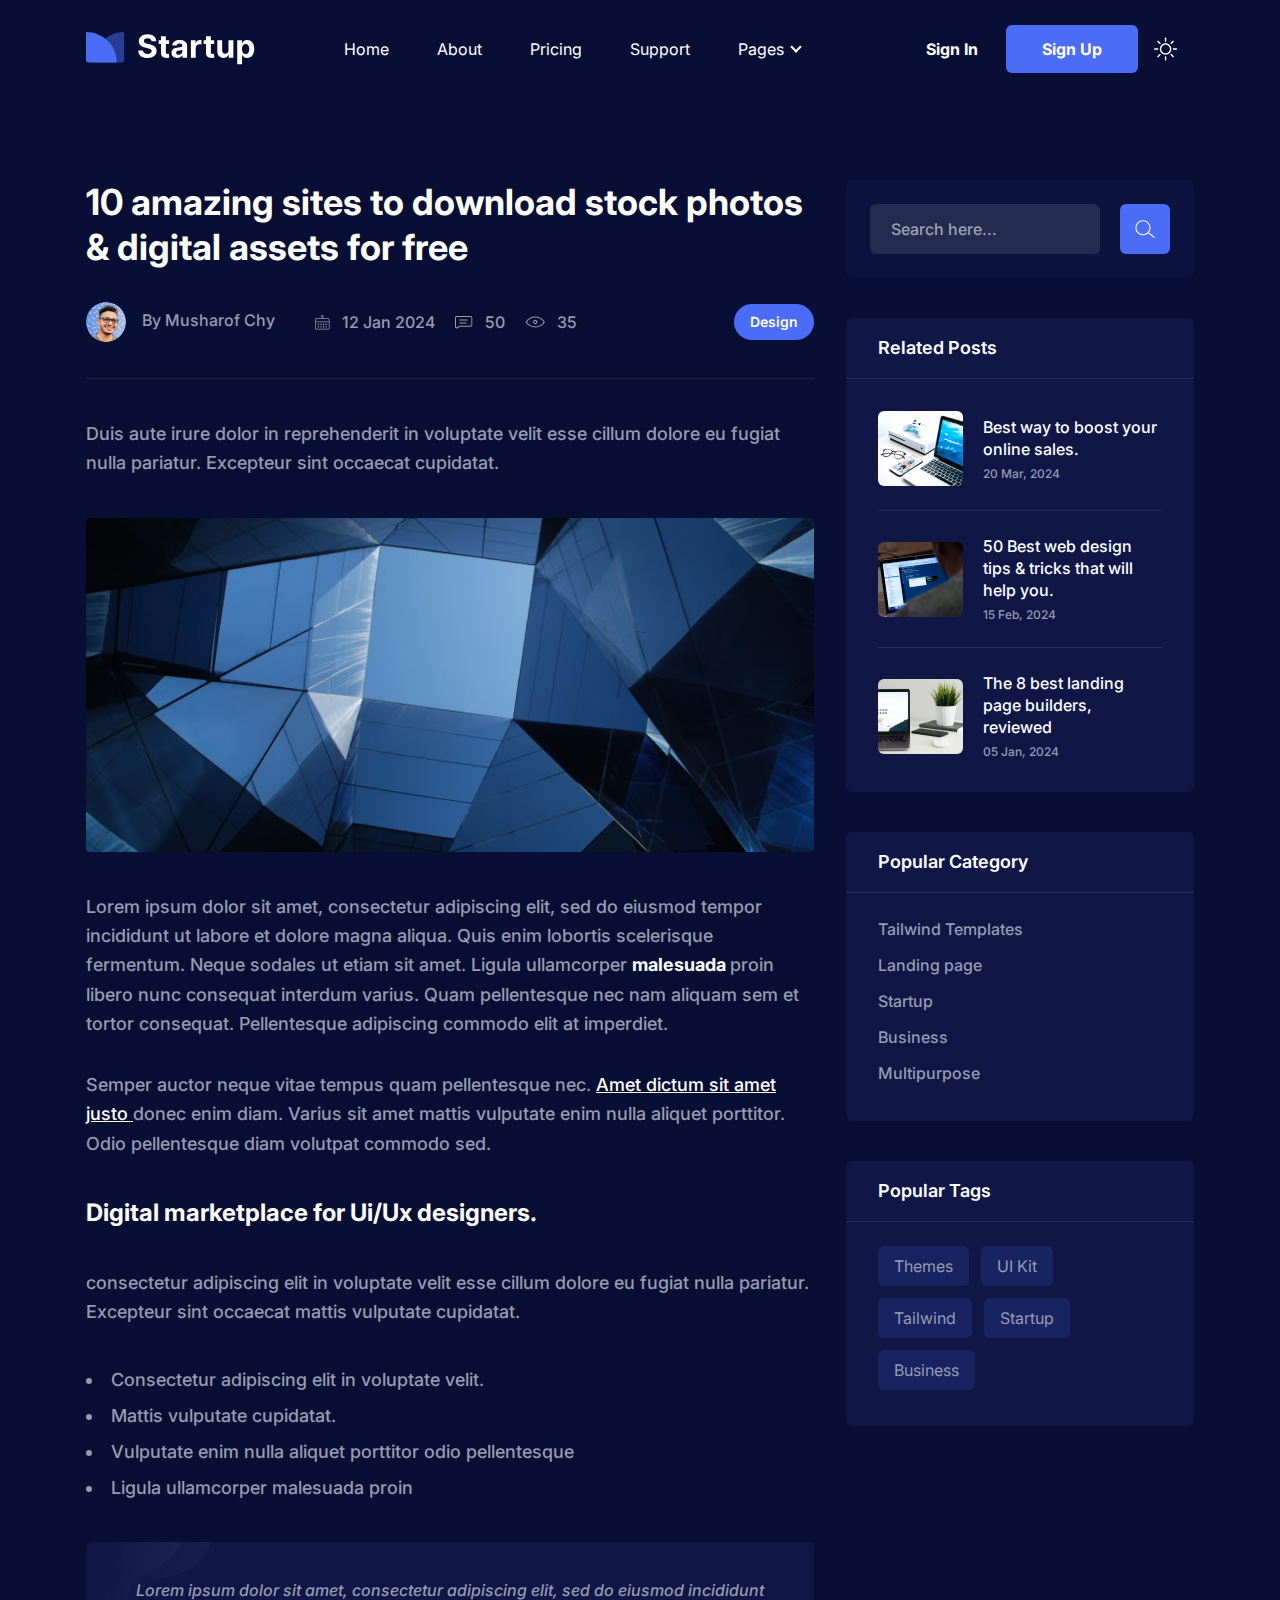
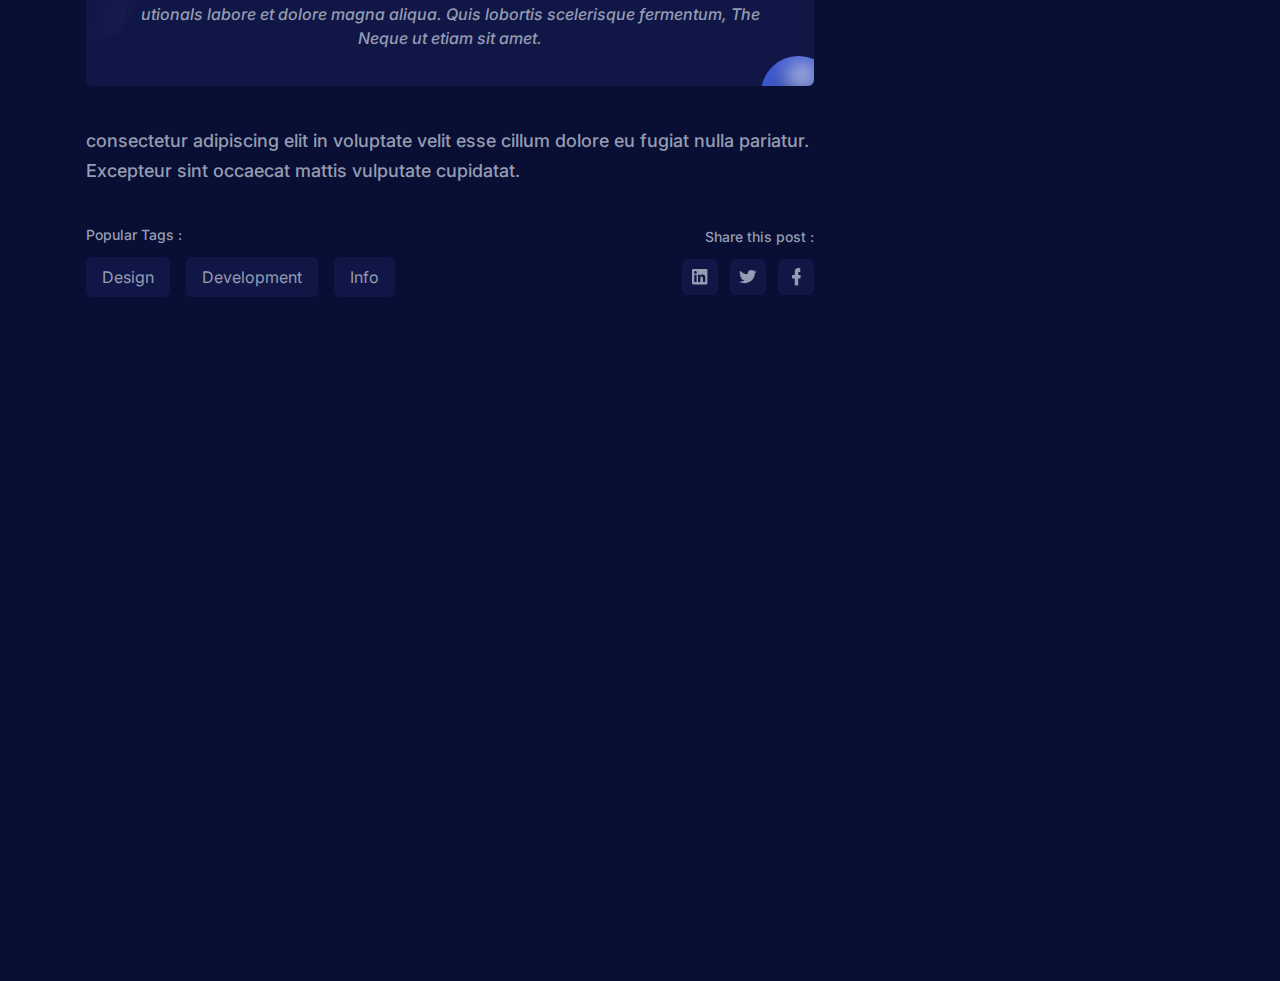
<file: blog-sidebar.html>
<!DOCTYPE html>
<html lang="en" class="dark">

<head>
  <meta charset="UTF-8" />
  <meta http-equiv="X-UA-Compatible" content="IE=edge" />
  <meta name="viewport" content="width=device-width, initial-scale=1.0" />
  <title>Startup Tailwind CSS Template</title>
<link rel="icon" href="favicon.ico"><link href="style.css" rel="stylesheet"></head>

<body class="dark:bg-black">
  <!-- ====== Navbar Section Start -->
  <header class="header bg-transparent absolute top-0 left-0 z-40 w-full flex items-center">
    <div class="container">
      <div class="flex mx-[-16px] items-center justify-between relative">
        <div class="px-4 w-60 max-w-full">
          <a href="index.html" class="w-full block py-8 header-logo">
            <img src="images/logo-2.svg" alt="logo" class="w-full dark:hidden" />
            <img src="images/logo.svg" alt="logo" class="w-full hidden dark:block" />
          </a>
        </div>
        <div class="flex px-4 justify-between items-center w-full">
          <div>
            <button id="navbarToggler" aria-label="Mobile Menu"
              class="block absolute right-4 top-1/2 translate-y-[-50%] lg:hidden focus:ring-2 ring-primary px-3 py-[6px] rounded-lg">
              <span class="relative w-[30px] h-[2px] my-[6px] block bg-dark dark:bg-white"></span>
              <span class="relative w-[30px] h-[2px] my-[6px] block bg-dark dark:bg-white"></span>
              <span class="relative w-[30px] h-[2px] my-[6px] block bg-dark dark:bg-white"></span>
            </button>
            <nav id="navbarCollapse"
              class="absolute py-5 lg:py-0 lg:px-4 xl:px-6 bg-white dark:bg-dark lg:dark:bg-transparent lg:bg-transparent shadow-lg rounded-lg max-w-[250px] w-full lg:max-w-full lg:w-full right-4 top-full hidden lg:block lg:static lg:shadow-none">
              <ul class="block lg:flex">
                <li class="relative group">
                  <a href="/#home"
                    class="menu-scroll text-base text-dark dark:text-white group-hover:opacity-70 py-2 lg:py-6 lg:inline-flex lg:px-0 flex mx-8 lg:mr-0">
                    Home
                  </a>
                </li>
                <li class="relative group">
                  <a href="/#about"
                    class="menu-scroll text-base text-dark dark:text-white group-hover:opacity-70 py-2 lg:py-6 lg:inline-flex lg:px-0 flex mx-8 lg:mr-0 lg:ml-8 xl:ml-12">
                    About
                  </a>
                </li>
                <li class="relative group">
                  <a href="/#pricing"
                    class="menu-scroll text-base text-dark dark:text-white group-hover:opacity-70 py-2 lg:py-6 lg:inline-flex lg:px-0 flex mx-8 lg:mr-0 lg:ml-8 xl:ml-12">
                    Pricing
                  </a>
                </li>
                <li class="relative group">
                  <a href="/#contact"
                    class="menu-scroll text-base text-dark dark:text-white group-hover:opacity-70 py-2 lg:py-6 lg:inline-flex lg:px-0 flex mx-8 lg:mr-0 lg:ml-8 xl:ml-12">
                    Support
                  </a>
                </li>
                <li class="relative group submenu-item">
                  <a href="javascript:void(0)"
                    class="text-base text-dark dark:text-white group-hover:opacity-70 py-2 lg:py-6 lg:inline-flex lg:pl-0 lg:pr-4 flex mx-8 lg:mr-0 lg:ml-8 xl:ml-12 relative after:absolute after:w-2 after:h-2 after:border-b-2 after:border-r-2 after:border-current after:rotate-45 lg:after:right-0 after:right-1 after:top-1/2 after:translate-y-[-50%] after:mt-[-2px]">
                    Pages
                  </a>
                  <div
                    class="submenu hidden relative lg:absolute w-[250px] top-full lg:top-[110%] left-0 rounded-md lg:shadow-lg p-4 lg:block lg:opacity-0 lg:invisible group-hover:opacity-100 lg:group-hover:visible lg:group-hover:top-full bg-white dark:bg-dark transition-[top] duration-300">
                    <a href="about.html"
                      class="block text-sm rounded py-[10px] px-4 text-dark dark:text-white hover:opacity-70"> About
                      Page </a>

                    <a href="contact.html"
                      class="block text-sm rounded py-[10px] px-4 text-dark dark:text-white hover:opacity-70"> Contact
                      Page </a>
                    <a href="blog-grids.html"
                      class="block text-sm rounded py-[10px] px-4 text-dark dark:text-white hover:opacity-70"> Blog Grid
                      Page </a>
                    <a href="blog-sidebar.html"
                      class="block text-sm rounded py-[10px] px-4 text-dark dark:text-white hover:opacity-70"> Blog
                      Sidebar Page </a>
                    <a href="blog-details.html"
                      class="block text-sm rounded py-[10px] px-4 text-dark dark:text-white hover:opacity-70"> Blog
                      Details Page </a>
                    <a href="signin.html"
                      class="block text-sm rounded py-[10px] px-4 text-dark dark:text-white hover:opacity-70"> Sign In
                      Page </a>
                    <a href="signup.html"
                      class="block text-sm rounded py-[10px] px-4 text-dark dark:text-white hover:opacity-70"> Sign Up
                      Page </a>
                    <a href="404.html"
                      class="block text-sm rounded py-[10px] px-4 text-dark dark:text-white hover:opacity-70"> 404 Page
                    </a>
                  </div>
                </li>
              </ul>
            </nav>
          </div>
          <div class="flex justify-end items-center pr-16 lg:pr-0">
            <a href="signin.html"
              class="hidden md:block text-base font-bold text-dark dark:text-white hover:opacity-70 py-3 px-7"> Sign In
            </a>
            <a href="signup.html"
              class="hidden md:block text-base font-bold text-white bg-primary py-3 px-8 md:px-9 lg:px-6 xl:px-9 hover:shadow-signUp hover:bg-opacity-90 rounded-md transition ease-in-up duration-300">
              Sign Up
            </a>
            <div>
              <label for="darkToggler"
                class="cursor-pointer w-9 h-9 md:w-14 md:h-14 rounded-full flex items-center justify-center bg-gray-2 dark:bg-dark-bg text-black dark:text-white">
                <input type="checkbox" name="darkToggler" id="darkToggler" class="sr-only" aria-label="darkToggler" />
                <svg viewBox="0 0 23 23" class="stroke-current dark:hidden w-5 h-5 md:w-6 md:h-6" fill="none">
                  <path
                    d="M9.55078 1.5C5.80078 1.5 1.30078 5.25 1.30078 11.25C1.30078 17.25 5.80078 21.75 11.8008 21.75C17.8008 21.75 21.5508 17.25 21.5508 13.5C13.3008 18.75 4.30078 9.75 9.55078 1.5Z"
                    stroke-width="2" stroke-linecap="round" stroke-linejoin="round" />
                </svg>
                <svg viewBox="0 0 25 24" fill="none" xmlns="http://www.w3.org/2000/svg"
                  class="hidden dark:block w-5 h-5 md:w-6 md:h-6">
                  <mask id="path-1-inside-1_977:1934" fill="white">
                    <path
                      d="M12.0508 16.5C10.8573 16.5 9.71271 16.0259 8.8688 15.182C8.02489 14.3381 7.55078 13.1935 7.55078 12C7.55078 10.8065 8.02489 9.66193 8.8688 8.81802C9.71271 7.97411 10.8573 7.5 12.0508 7.5C13.2443 7.5 14.3888 7.97411 15.2328 8.81802C16.0767 9.66193 16.5508 10.8065 16.5508 12C16.5508 13.1935 16.0767 14.3381 15.2328 15.182C14.3888 16.0259 13.2443 16.5 12.0508 16.5ZM12.0508 18C13.6421 18 15.1682 17.3679 16.2934 16.2426C17.4186 15.1174 18.0508 13.5913 18.0508 12C18.0508 10.4087 17.4186 8.88258 16.2934 7.75736C15.1682 6.63214 13.6421 6 12.0508 6C10.4595 6 8.93336 6.63214 7.80814 7.75736C6.68292 8.88258 6.05078 10.4087 6.05078 12C6.05078 13.5913 6.68292 15.1174 7.80814 16.2426C8.93336 17.3679 10.4595 18 12.0508 18ZM12.0508 0C12.2497 0 12.4405 0.0790176 12.5811 0.21967C12.7218 0.360322 12.8008 0.551088 12.8008 0.75V3.75C12.8008 3.94891 12.7218 4.13968 12.5811 4.28033C12.4405 4.42098 12.2497 4.5 12.0508 4.5C11.8519 4.5 11.6611 4.42098 11.5205 4.28033C11.3798 4.13968 11.3008 3.94891 11.3008 3.75V0.75C11.3008 0.551088 11.3798 0.360322 11.5205 0.21967C11.6611 0.0790176 11.8519 0 12.0508 0V0ZM12.0508 19.5C12.2497 19.5 12.4405 19.579 12.5811 19.7197C12.7218 19.8603 12.8008 20.0511 12.8008 20.25V23.25C12.8008 23.4489 12.7218 23.6397 12.5811 23.7803C12.4405 23.921 12.2497 24 12.0508 24C11.8519 24 11.6611 23.921 11.5205 23.7803C11.3798 23.6397 11.3008 23.4489 11.3008 23.25V20.25C11.3008 20.0511 11.3798 19.8603 11.5205 19.7197C11.6611 19.579 11.8519 19.5 12.0508 19.5ZM24.0508 12C24.0508 12.1989 23.9718 12.3897 23.8311 12.5303C23.6905 12.671 23.4997 12.75 23.3008 12.75H20.3008C20.1019 12.75 19.9111 12.671 19.7705 12.5303C19.6298 12.3897 19.5508 12.1989 19.5508 12C19.5508 11.8011 19.6298 11.6103 19.7705 11.4697C19.9111 11.329 20.1019 11.25 20.3008 11.25H23.3008C23.4997 11.25 23.6905 11.329 23.8311 11.4697C23.9718 11.6103 24.0508 11.8011 24.0508 12ZM4.55078 12C4.55078 12.1989 4.47176 12.3897 4.33111 12.5303C4.19046 12.671 3.99969 12.75 3.80078 12.75H0.800781C0.601869 12.75 0.411103 12.671 0.270451 12.5303C0.129799 12.3897 0.0507813 12.1989 0.0507812 12C0.0507813 11.8011 0.129799 11.6103 0.270451 11.4697C0.411103 11.329 0.601869 11.25 0.800781 11.25H3.80078C3.99969 11.25 4.19046 11.329 4.33111 11.4697C4.47176 11.6103 4.55078 11.8011 4.55078 12ZM20.5363 3.5145C20.6769 3.65515 20.7559 3.84588 20.7559 4.04475C20.7559 4.24362 20.6769 4.43435 20.5363 4.575L18.4153 6.6975C18.3455 6.76713 18.2628 6.82235 18.1717 6.86C18.0806 6.89765 17.983 6.91699 17.8845 6.91692C17.6855 6.91678 17.4947 6.83758 17.354 6.69675C17.2844 6.62702 17.2292 6.54425 17.1915 6.45318C17.1539 6.36211 17.1345 6.26452 17.1346 6.16597C17.1348 5.96695 17.214 5.77613 17.3548 5.6355L19.4758 3.5145C19.6164 3.3739 19.8072 3.29491 20.006 3.29491C20.2049 3.29491 20.3956 3.3739 20.5363 3.5145ZM6.74678 17.304C6.88738 17.4446 6.96637 17.6354 6.96637 17.8342C6.96637 18.0331 6.88738 18.2239 6.74678 18.3645L4.62578 20.4855C4.48433 20.6221 4.29488 20.6977 4.09823 20.696C3.90158 20.6943 3.71347 20.6154 3.57442 20.4764C3.43536 20.3373 3.35648 20.1492 3.35478 19.9526C3.35307 19.7559 3.42866 19.5665 3.56528 19.425L5.68628 17.304C5.82693 17.1634 6.01766 17.0844 6.21653 17.0844C6.4154 17.0844 6.60614 17.1634 6.74678 17.304ZM20.5363 20.4855C20.3956 20.6261 20.2049 20.7051 20.006 20.7051C19.8072 20.7051 19.6164 20.6261 19.4758 20.4855L17.3548 18.3645C17.2182 18.223 17.1426 18.0336 17.1443 17.8369C17.146 17.6403 17.2249 17.4522 17.3639 17.3131C17.503 17.1741 17.6911 17.0952 17.8877 17.0935C18.0844 17.0918 18.2738 17.1674 18.4153 17.304L20.5363 19.425C20.6769 19.5656 20.7559 19.7564 20.7559 19.9552C20.7559 20.1541 20.6769 20.3449 20.5363 20.4855ZM6.74678 6.6975C6.60614 6.8381 6.4154 6.91709 6.21653 6.91709C6.01766 6.91709 5.82693 6.8381 5.68628 6.6975L3.56528 4.575C3.49365 4.50582 3.43651 4.42306 3.39721 4.33155C3.3579 4.24005 3.33721 4.14164 3.33634 4.04205C3.33548 3.94247 3.35445 3.84371 3.39216 3.75153C3.42988 3.65936 3.48557 3.57562 3.55598 3.5052C3.6264 3.43478 3.71014 3.37909 3.80232 3.34138C3.89449 3.30367 3.99325 3.2847 4.09283 3.28556C4.19242 3.28643 4.29083 3.30712 4.38233 3.34642C4.47384 3.38573 4.5566 3.44287 4.62578 3.5145L6.74678 5.6355C6.81663 5.70517 6.87204 5.78793 6.90985 5.87905C6.94766 5.97017 6.96712 6.06785 6.96712 6.1665C6.96712 6.26515 6.94766 6.36283 6.90985 6.45395C6.87204 6.54507 6.81663 6.62783 6.74678 6.6975Z" />
                  </mask>
                  <path
                    d="M12.0508 16.5C10.8573 16.5 9.71271 16.0259 8.8688 15.182C8.02489 14.3381 7.55078 13.1935 7.55078 12C7.55078 10.8065 8.02489 9.66193 8.8688 8.81802C9.71271 7.97411 10.8573 7.5 12.0508 7.5C13.2443 7.5 14.3888 7.97411 15.2328 8.81802C16.0767 9.66193 16.5508 10.8065 16.5508 12C16.5508 13.1935 16.0767 14.3381 15.2328 15.182C14.3888 16.0259 13.2443 16.5 12.0508 16.5ZM12.0508 18C13.6421 18 15.1682 17.3679 16.2934 16.2426C17.4186 15.1174 18.0508 13.5913 18.0508 12C18.0508 10.4087 17.4186 8.88258 16.2934 7.75736C15.1682 6.63214 13.6421 6 12.0508 6C10.4595 6 8.93336 6.63214 7.80814 7.75736C6.68292 8.88258 6.05078 10.4087 6.05078 12C6.05078 13.5913 6.68292 15.1174 7.80814 16.2426C8.93336 17.3679 10.4595 18 12.0508 18ZM12.0508 0C12.2497 0 12.4405 0.0790176 12.5811 0.21967C12.7218 0.360322 12.8008 0.551088 12.8008 0.75V3.75C12.8008 3.94891 12.7218 4.13968 12.5811 4.28033C12.4405 4.42098 12.2497 4.5 12.0508 4.5C11.8519 4.5 11.6611 4.42098 11.5205 4.28033C11.3798 4.13968 11.3008 3.94891 11.3008 3.75V0.75C11.3008 0.551088 11.3798 0.360322 11.5205 0.21967C11.6611 0.0790176 11.8519 0 12.0508 0V0ZM12.0508 19.5C12.2497 19.5 12.4405 19.579 12.5811 19.7197C12.7218 19.8603 12.8008 20.0511 12.8008 20.25V23.25C12.8008 23.4489 12.7218 23.6397 12.5811 23.7803C12.4405 23.921 12.2497 24 12.0508 24C11.8519 24 11.6611 23.921 11.5205 23.7803C11.3798 23.6397 11.3008 23.4489 11.3008 23.25V20.25C11.3008 20.0511 11.3798 19.8603 11.5205 19.7197C11.6611 19.579 11.8519 19.5 12.0508 19.5ZM24.0508 12C24.0508 12.1989 23.9718 12.3897 23.8311 12.5303C23.6905 12.671 23.4997 12.75 23.3008 12.75H20.3008C20.1019 12.75 19.9111 12.671 19.7705 12.5303C19.6298 12.3897 19.5508 12.1989 19.5508 12C19.5508 11.8011 19.6298 11.6103 19.7705 11.4697C19.9111 11.329 20.1019 11.25 20.3008 11.25H23.3008C23.4997 11.25 23.6905 11.329 23.8311 11.4697C23.9718 11.6103 24.0508 11.8011 24.0508 12ZM4.55078 12C4.55078 12.1989 4.47176 12.3897 4.33111 12.5303C4.19046 12.671 3.99969 12.75 3.80078 12.75H0.800781C0.601869 12.75 0.411103 12.671 0.270451 12.5303C0.129799 12.3897 0.0507813 12.1989 0.0507812 12C0.0507813 11.8011 0.129799 11.6103 0.270451 11.4697C0.411103 11.329 0.601869 11.25 0.800781 11.25H3.80078C3.99969 11.25 4.19046 11.329 4.33111 11.4697C4.47176 11.6103 4.55078 11.8011 4.55078 12ZM20.5363 3.5145C20.6769 3.65515 20.7559 3.84588 20.7559 4.04475C20.7559 4.24362 20.6769 4.43435 20.5363 4.575L18.4153 6.6975C18.3455 6.76713 18.2628 6.82235 18.1717 6.86C18.0806 6.89765 17.983 6.91699 17.8845 6.91692C17.6855 6.91678 17.4947 6.83758 17.354 6.69675C17.2844 6.62702 17.2292 6.54425 17.1915 6.45318C17.1539 6.36211 17.1345 6.26452 17.1346 6.16597C17.1348 5.96695 17.214 5.77613 17.3548 5.6355L19.4758 3.5145C19.6164 3.3739 19.8072 3.29491 20.006 3.29491C20.2049 3.29491 20.3956 3.3739 20.5363 3.5145ZM6.74678 17.304C6.88738 17.4446 6.96637 17.6354 6.96637 17.8342C6.96637 18.0331 6.88738 18.2239 6.74678 18.3645L4.62578 20.4855C4.48433 20.6221 4.29488 20.6977 4.09823 20.696C3.90158 20.6943 3.71347 20.6154 3.57442 20.4764C3.43536 20.3373 3.35648 20.1492 3.35478 19.9526C3.35307 19.7559 3.42866 19.5665 3.56528 19.425L5.68628 17.304C5.82693 17.1634 6.01766 17.0844 6.21653 17.0844C6.4154 17.0844 6.60614 17.1634 6.74678 17.304ZM20.5363 20.4855C20.3956 20.6261 20.2049 20.7051 20.006 20.7051C19.8072 20.7051 19.6164 20.6261 19.4758 20.4855L17.3548 18.3645C17.2182 18.223 17.1426 18.0336 17.1443 17.8369C17.146 17.6403 17.2249 17.4522 17.3639 17.3131C17.503 17.1741 17.6911 17.0952 17.8877 17.0935C18.0844 17.0918 18.2738 17.1674 18.4153 17.304L20.5363 19.425C20.6769 19.5656 20.7559 19.7564 20.7559 19.9552C20.7559 20.1541 20.6769 20.3449 20.5363 20.4855ZM6.74678 6.6975C6.60614 6.8381 6.4154 6.91709 6.21653 6.91709C6.01766 6.91709 5.82693 6.8381 5.68628 6.6975L3.56528 4.575C3.49365 4.50582 3.43651 4.42306 3.39721 4.33155C3.3579 4.24005 3.33721 4.14164 3.33634 4.04205C3.33548 3.94247 3.35445 3.84371 3.39216 3.75153C3.42988 3.65936 3.48557 3.57562 3.55598 3.5052C3.6264 3.43478 3.71014 3.37909 3.80232 3.34138C3.89449 3.30367 3.99325 3.2847 4.09283 3.28556C4.19242 3.28643 4.29083 3.30712 4.38233 3.34642C4.47384 3.38573 4.5566 3.44287 4.62578 3.5145L6.74678 5.6355C6.81663 5.70517 6.87204 5.78793 6.90985 5.87905C6.94766 5.97017 6.96712 6.06785 6.96712 6.1665C6.96712 6.26515 6.94766 6.36283 6.90985 6.45395C6.87204 6.54507 6.81663 6.62783 6.74678 6.6975Z"
                    fill="black" stroke="white" stroke-width="2" mask="url(#path-1-inside-1_977:1934)" />
                </svg>
              </label>
            </div>
          </div>
        </div>
      </div>
    </div>
  </header>
  <!-- ====== Navbar Section End -->

  <!-- ====== Blog Section Start -->
  <section class="pt-[180px] pb-[120px] overflow-hidden">
    <div class="container">
      <div class="flex flex-wrap mx-[-16px]">
        <div class="w-full lg:w-8/12 px-4">
          <div>
            <h2 class="font-bold text-black dark:text-white text-3xl sm:text-4xl leading-tight sm:leading-tight mb-8">
              10 amazing sites to download stock photos & digital assets for free
            </h2>
            <div
              class="flex flex-wrap items-center justify-between pb-4 mb-10 border-b border-body-color border-opacity-10 dark:border-white dark:border-opacity-10">
              <div class="flex flex-wrap items-center">
                <div class="flex items-center mr-10 mb-5">
                  <div class="max-w-[40px] w-full h-[40px] rounded-full overflow-hidden mr-4">
                    <img src="images/author-02.png" alt="author" class="w-full" />
                  </div>
                  <div class="w-full">
                    <h4 class="text-base font-medium text-body-color mb-1">
                      By
                      <a href="javascript:void(0)" class="text-body-color hover:text-primary"> Musharof Chy </a>
                    </h4>
                  </div>
                </div>
                <div class="flex items-center mb-5">
                  <p class="flex items-center text-base text-body-color font-medium mr-5">
                    <span class="mr-3">
                      <svg width="15" height="15" viewBox="0 0 15 15" class="fill-current">
                        <path
                          d="M3.89531 8.67529H3.10666C2.96327 8.67529 2.86768 8.77089 2.86768 8.91428V9.67904C2.86768 9.82243 2.96327 9.91802 3.10666 9.91802H3.89531C4.03871 9.91802 4.1343 9.82243 4.1343 9.67904V8.91428C4.1343 8.77089 4.03871 8.67529 3.89531 8.67529Z" />
                        <path
                          d="M6.429 8.67529H5.64035C5.49696 8.67529 5.40137 8.77089 5.40137 8.91428V9.67904C5.40137 9.82243 5.49696 9.91802 5.64035 9.91802H6.429C6.57239 9.91802 6.66799 9.82243 6.66799 9.67904V8.91428C6.66799 8.77089 6.5485 8.67529 6.429 8.67529Z" />
                        <path
                          d="M8.93828 8.67529H8.14963C8.00624 8.67529 7.91064 8.77089 7.91064 8.91428V9.67904C7.91064 9.82243 8.00624 9.91802 8.14963 9.91802H8.93828C9.08167 9.91802 9.17727 9.82243 9.17727 9.67904V8.91428C9.17727 8.77089 9.08167 8.67529 8.93828 8.67529Z" />
                        <path
                          d="M11.4715 8.67529H10.6828C10.5394 8.67529 10.4438 8.77089 10.4438 8.91428V9.67904C10.4438 9.82243 10.5394 9.91802 10.6828 9.91802H11.4715C11.6149 9.91802 11.7105 9.82243 11.7105 9.67904V8.91428C11.7105 8.77089 11.591 8.67529 11.4715 8.67529Z" />
                        <path
                          d="M3.89531 11.1606H3.10666C2.96327 11.1606 2.86768 11.2562 2.86768 11.3996V12.1644C2.86768 12.3078 2.96327 12.4034 3.10666 12.4034H3.89531C4.03871 12.4034 4.1343 12.3078 4.1343 12.1644V11.3996C4.1343 11.2562 4.03871 11.1606 3.89531 11.1606Z" />
                        <path
                          d="M6.429 11.1606H5.64035C5.49696 11.1606 5.40137 11.2562 5.40137 11.3996V12.1644C5.40137 12.3078 5.49696 12.4034 5.64035 12.4034H6.429C6.57239 12.4034 6.66799 12.3078 6.66799 12.1644V11.3996C6.66799 11.2562 6.5485 11.1606 6.429 11.1606Z" />
                        <path
                          d="M8.93828 11.1606H8.14963C8.00624 11.1606 7.91064 11.2562 7.91064 11.3996V12.1644C7.91064 12.3078 8.00624 12.4034 8.14963 12.4034H8.93828C9.08167 12.4034 9.17727 12.3078 9.17727 12.1644V11.3996C9.17727 11.2562 9.08167 11.1606 8.93828 11.1606Z" />
                        <path
                          d="M11.4715 11.1606H10.6828C10.5394 11.1606 10.4438 11.2562 10.4438 11.3996V12.1644C10.4438 12.3078 10.5394 12.4034 10.6828 12.4034H11.4715C11.6149 12.4034 11.7105 12.3078 11.7105 12.1644V11.3996C11.7105 11.2562 11.591 11.1606 11.4715 11.1606Z" />
                        <path
                          d="M13.2637 3.3697H7.64754V2.58105C8.19721 2.43765 8.62738 1.91189 8.62738 1.31442C8.62738 0.597464 8.02992 0 7.28906 0C6.54821 0 5.95074 0.597464 5.95074 1.31442C5.95074 1.91189 6.35702 2.41376 6.93058 2.58105V3.3697H1.31442C0.597464 3.3697 0 3.96716 0 4.68412V13.2637C0 13.9807 0.597464 14.5781 1.31442 14.5781H13.2637C13.9807 14.5781 14.5781 13.9807 14.5781 13.2637V4.68412C14.5781 3.96716 13.9807 3.3697 13.2637 3.3697ZM6.6677 1.31442C6.6677 0.979841 6.93058 0.716957 7.28906 0.716957C7.62364 0.716957 7.91042 0.979841 7.91042 1.31442C7.91042 1.649 7.64754 1.91189 7.28906 1.91189C6.95448 1.91189 6.6677 1.6251 6.6677 1.31442ZM1.31442 4.08665H13.2637C13.5983 4.08665 13.8612 4.34954 13.8612 4.68412V6.45261H0.716957V4.68412C0.716957 4.34954 0.979841 4.08665 1.31442 4.08665ZM13.2637 13.8612H1.31442C0.979841 13.8612 0.716957 13.5983 0.716957 13.2637V7.16957H13.8612V13.2637C13.8612 13.5983 13.5983 13.8612 13.2637 13.8612Z" />
                      </svg>
                    </span>
                    12 Jan 2024
                  </p>
                  <p class="flex items-center text-base text-body-color font-medium mr-5">
                    <span class="mr-3">
                      <svg width="18" height="13" viewBox="0 0 18 13" class="fill-current">
                        <path
                          d="M15.6375 0H1.6875C0.759375 0 0 0.759375 0 1.6875V10.6875C0 11.3062 0.309375 11.8406 0.84375 12.15C1.09687 12.2906 1.40625 12.375 1.6875 12.375C1.96875 12.375 2.25 12.2906 2.53125 12.15L5.00625 10.7156C5.11875 10.6594 5.23125 10.6312 5.34375 10.6312H15.6094C16.5375 10.6312 17.2969 9.87187 17.2969 8.94375V1.6875C17.325 0.759375 16.5656 0 15.6375 0ZM16.3406 8.94375C16.3406 9.3375 16.0312 9.64687 15.6375 9.64687H5.37187C5.09062 9.64687 4.78125 9.73125 4.52812 9.87187L2.05313 11.3063C1.82812 11.4187 1.575 11.4187 1.35 11.3063C1.125 11.1938 1.0125 10.9688 1.0125 10.7156V1.6875C1.0125 1.29375 1.32188 0.984375 1.71563 0.984375H15.6656C16.0594 0.984375 16.3687 1.29375 16.3687 1.6875V8.94375H16.3406Z" />
                        <path
                          d="M12.2342 3.375H4.69668C4.41543 3.375 4.19043 3.6 4.19043 3.88125C4.19043 4.1625 4.41543 4.3875 4.69668 4.3875H12.2623C12.5435 4.3875 12.7685 4.1625 12.7685 3.88125C12.7685 3.6 12.5154 3.375 12.2342 3.375Z" />
                        <path
                          d="M11.0529 6.55322H4.69668C4.41543 6.55322 4.19043 6.77822 4.19043 7.05947C4.19043 7.34072 4.41543 7.56572 4.69668 7.56572H11.0811C11.3623 7.56572 11.5873 7.34072 11.5873 7.05947C11.5873 6.77822 11.3342 6.55322 11.0529 6.55322Z" />
                      </svg>
                    </span>
                    50
                  </p>
                  <p class="flex items-center text-base text-body-color font-medium">
                    <span class="mr-3">
                      <svg width="20" height="12" viewBox="0 0 20 12" class="fill-current">
                        <path
                          d="M10.2559 3.8125C9.03711 3.8125 8.06836 4.8125 8.06836 6C8.06836 7.1875 9.06836 8.1875 10.2559 8.1875C11.4434 8.1875 12.4434 7.1875 12.4434 6C12.4434 4.8125 11.4746 3.8125 10.2559 3.8125ZM10.2559 7.09375C9.66211 7.09375 9.16211 6.59375 9.16211 6C9.16211 5.40625 9.66211 4.90625 10.2559 4.90625C10.8496 4.90625 11.3496 5.40625 11.3496 6C11.3496 6.59375 10.8496 7.09375 10.2559 7.09375Z" />
                        <path
                          d="M19.7559 5.625C17.6934 2.375 14.1309 0.4375 10.2559 0.4375C6.38086 0.4375 2.81836 2.375 0.755859 5.625C0.630859 5.84375 0.630859 6.125 0.755859 6.34375C2.81836 9.59375 6.38086 11.5312 10.2559 11.5312C14.1309 11.5312 17.6934 9.59375 19.7559 6.34375C19.9121 6.125 19.9121 5.84375 19.7559 5.625ZM10.2559 10.4375C6.84961 10.4375 3.69336 8.78125 1.81836 5.96875C3.69336 3.1875 6.84961 1.53125 10.2559 1.53125C13.6621 1.53125 16.8184 3.1875 18.6934 5.96875C16.8184 8.78125 13.6621 10.4375 10.2559 10.4375Z" />
                      </svg>
                    </span>
                    35
                  </p>
                </div>
              </div>
              <div class="mb-5">
                <span
                  class="bg-primary rounded-full inline-flex items-center justify-center py-2 px-4 font-semibold text-sm text-white">
                  Design </span>
              </div>
            </div>
            <div>
              <p
                class="font-medium text-body-color text-base sm:text-lg lg:text-base xl:text-lg sm:leading-relaxed lg:leading-relaxed xl:leading-relaxed leading-relaxed mb-10">
                Duis aute irure dolor in reprehenderit in voluptate velit esse cillum dolore eu fugiat nulla pariatur.
                Excepteur sint occaecat cupidatat.
              </p>
              <div class="w-full rounded overflow-hidden mb-10">
                <img src="images/blog-details-01.jpg" alt="image"
                  class="w-full h-full object-cover object-center" />
              </div>
              <p
                class="font-medium text-body-color text-base sm:text-lg lg:text-base xl:text-lg sm:leading-relaxed lg:leading-relaxed xl:leading-relaxed leading-relaxed mb-8">
                Lorem ipsum dolor sit amet, consectetur adipiscing elit, sed do eiusmod tempor incididunt ut labore et
                dolore magna aliqua. Quis enim lobortis scelerisque fermentum. Neque sodales ut
                etiam sit amet. Ligula ullamcorper
                <strong class="text-primary dark:text-white"> malesuada </strong>
                proin libero nunc consequat interdum varius. Quam pellentesque nec nam aliquam sem et tortor consequat.
                Pellentesque adipiscing commodo elit at imperdiet.
              </p>
              <p
                class="font-medium text-body-color text-base sm:text-lg lg:text-base xl:text-lg sm:leading-relaxed lg:leading-relaxed xl:leading-relaxed leading-relaxed mb-10">
                Semper auctor neque vitae tempus quam pellentesque nec.
                <span class="text-primary dark:text-white underline"> Amet dictum sit amet justo </span>
                donec enim diam. Varius sit amet mattis vulputate enim nulla aliquet porttitor. Odio pellentesque diam
                volutpat commodo sed.
              </p>
              <h3
                class="font-bold text-black dark:text-white font-xl sm:text-2xl lg:text-xl xl:text-2xl leading-tight sm:leading-tight lg:leading-tight xl:leading-tight mb-10">
                Digital marketplace for Ui/Ux designers.
              </h3>
              <p
                class="font-medium text-body-color text-base sm:text-lg lg:text-base xl:text-lg sm:leading-relaxed lg:leading-relaxed xl:leading-relaxed leading-relaxed mb-10">
                consectetur adipiscing elit in voluptate velit esse cillum dolore eu fugiat nulla pariatur. Excepteur
                sint occaecat mattis vulputate cupidatat.
              </p>
              <ul class="list-disc list-inside text-body-color mb-10">
                <li class="font-medium text-body-color text-base sm:text-lg lg:text-base xl:text-lg mb-2">Consectetur
                  adipiscing elit in voluptate velit.</li>
                <li class="font-medium text-body-color text-base sm:text-lg lg:text-base xl:text-lg mb-2">Mattis
                  vulputate cupidatat.</li>
                <li class="font-medium text-body-color text-base sm:text-lg lg:text-base xl:text-lg mb-2">Vulputate enim
                  nulla aliquet porttitor odio pellentesque</li>
                <li class="font-medium text-body-color text-base sm:text-lg lg:text-base xl:text-lg mb-2">Ligula
                  ullamcorper malesuada proin</li>
              </ul>
              <div
                class="rounded-md overflow-hidden p-8 md:p-9 lg:p-8 xl:p-9 bg-primary bg-opacity-10 relative z-10 mb-10">
                <p class="text-center text-base text-body-color italic font-medium">
                  Lorem ipsum dolor sit amet, consectetur adipiscing elit, sed do eiusmod incididunt utionals labore et
                  dolore magna aliqua. Quis lobortis scelerisque fermentum, The Neque ut etiam
                  sit amet.
                </p>
                <span class="absolute left-0 top-0 z-[-1]">
                  <svg width="132" height="109" viewBox="0 0 132 109" fill="none" xmlns="http://www.w3.org/2000/svg">
                    <path opacity="0.5"
                      d="M33.0354 90.11C19.9851 102.723 -3.75916 101.834 -14 99.8125V-15H132C131.456 -12.4396 127.759 -2.95278 117.318 14.5117C104.268 36.3422 78.7114 31.8952 63.2141 41.1934C47.7169 50.4916 49.3482 74.3435 33.0354 90.11Z"
                      fill="url(#paint0_linear_111:606)" />
                    <path opacity="0.5"
                      d="M33.3654 85.0768C24.1476 98.7862 1.19876 106.079 -9.12343 108.011L-38.876 22.9988L100.816 -25.8905C100.959 -23.8126 99.8798 -15.5499 94.4164 0.87754C87.5871 21.4119 61.9822 26.677 49.5641 38.7512C37.146 50.8253 44.8877 67.9401 33.3654 85.0768Z"
                      fill="url(#paint1_linear_111:606)" />
                    <defs>
                      <linearGradient id="paint0_linear_111:606" x1="94.7523" y1="82.0246" x2="8.40951" y2="52.0609"
                        gradientUnits="userSpaceOnUse">
                        <stop stop-color="white" stop-opacity="0.06" />
                        <stop offset="1" stop-color="white" stop-opacity="0" />
                      </linearGradient>
                      <linearGradient id="paint1_linear_111:606" x1="90.3206" y1="58.4236" x2="1.16149" y2="50.8365"
                        gradientUnits="userSpaceOnUse">
                        <stop stop-color="white" stop-opacity="0.06" />
                        <stop offset="1" stop-color="white" stop-opacity="0" />
                      </linearGradient>
                    </defs>
                  </svg>
                </span>
                <span class="absolute right-0 bottom-0 z-[-1]">
                  <svg width="53" height="30" viewBox="0 0 53 30" fill="none" xmlns="http://www.w3.org/2000/svg">
                    <circle opacity="0.8" cx="37.5" cy="37.5" r="37.5" fill="#4A6CF7" />
                    <mask id="mask0_111:596" style="mask-type: alpha" maskUnits="userSpaceOnUse" x="0" y="0" width="75"
                      height="75">
                      <circle opacity="0.8" cx="37.5" cy="37.5" r="37.5" fill="#4A6CF7" />
                    </mask>
                    <g mask="url(#mask0_111:596)">
                      <circle opacity="0.8" cx="37.5" cy="37.5" r="37.5" fill="url(#paint0_radial_111:596)" />
                      <g opacity="0.8" filter="url(#filter0_f_111:596)">
                        <circle cx="40.8089" cy="19.853" r="15.4412" fill="white" />
                      </g>
                    </g>
                    <defs>
                      <filter id="filter0_f_111:596" x="4.36768" y="-16.5881" width="72.8823" height="72.8823"
                        filterUnits="userSpaceOnUse" color-interpolation-filters="sRGB">
                        <feFlood flood-opacity="0" result="BackgroundImageFix" />
                        <feBlend mode="normal" in="SourceGraphic" in2="BackgroundImageFix" result="shape" />
                        <feGaussianBlur stdDeviation="10.5" result="effect1_foregroundBlur_111:596" />
                      </filter>
                      <radialGradient id="paint0_radial_111:596" cx="0" cy="0" r="1" gradientUnits="userSpaceOnUse"
                        gradientTransform="translate(37.5 37.5) rotate(90) scale(40.2574)">
                        <stop stop-opacity="0.47" />
                        <stop offset="1" stop-opacity="0" />
                      </radialGradient>
                    </defs>
                  </svg>
                </span>
              </div>
              <p
                class="font-medium text-body-color text-base sm:text-lg lg:text-base xl:text-lg sm:leading-relaxed lg:leading-relaxed xl:leading-relaxed leading-relaxed mb-10">
                consectetur adipiscing elit in voluptate velit esse cillum dolore eu fugiat nulla pariatur. Excepteur
                sint occaecat mattis vulputate cupidatat.
              </p>
              <div class="sm:flex items-center justify-between">
                <div class="mb-5">
                  <h5 class="font-medium text-body-color text-sm mb-3">Popular Tags :</h5>
                  <div class="flex items-center">
                    <a href="javascript:void(0)"
                      class="inline-flex items-center justify-center py-2 px-4 mr-4 rounded-md bg-primary bg-opacity-10 text-body-color hover:bg-opacity-100 hover:text-white">
                      Design
                    </a>
                    <a href="javascript:void(0)"
                      class="inline-flex items-center justify-center py-2 px-4 mr-4 rounded-md bg-primary bg-opacity-10 text-body-color hover:bg-opacity-100 hover:text-white">
                      Development
                    </a>
                    <a href="javascript:void(0)"
                      class="inline-flex items-center justify-center py-2 px-4 mr-4 rounded-md bg-primary bg-opacity-10 text-body-color hover:bg-opacity-100 hover:text-white">
                      Info
                    </a>
                  </div>
                </div>
                <div class="mb-5">
                  <h5 class="font-medium text-body-color text-sm sm:text-right mb-3">Share this post :</h5>
                  <div class="flex items-center sm:justify-end">
                    <a href="javascript:void(0)"
                      class="inline-flex items-center justify-center w-9 h-9 sm:ml-3 rounded-md bg-primary bg-opacity-10 text-body-color hover:bg-opacity-100 hover:text-white">
                      <svg width="16" height="16" viewBox="0 0 16 16" class="fill-current">
                        <path
                          d="M14.3442 0H1.12455C0.499798 0 0 0.497491 0 1.11936V14.3029C0 14.8999 0.499798 15.4222 1.12455 15.4222H14.2942C14.919 15.4222 15.4188 14.9247 15.4188 14.3029V1.09448C15.4688 0.497491 14.969 0 14.3442 0ZM4.57316 13.1089H2.29907V5.7709H4.57316V13.1089ZM3.42362 4.75104C2.67392 4.75104 2.09915 4.15405 2.09915 3.43269C2.09915 2.71133 2.69891 2.11434 3.42362 2.11434C4.14833 2.11434 4.74809 2.71133 4.74809 3.43269C4.74809 4.15405 4.19831 4.75104 3.42362 4.75104ZM13.1947 13.1089H10.9206V9.55183C10.9206 8.7061 10.8956 7.58674 9.72108 7.58674C8.52156 7.58674 8.34663 8.53198 8.34663 9.47721V13.1089H6.07255V5.7709H8.29665V6.79076H8.32164C8.64651 6.19377 9.37122 5.59678 10.4958 5.59678C12.8198 5.59678 13.2447 7.08925 13.2447 9.12897V13.1089H13.1947Z" />
                      </svg>
                    </a>
                    <a href="javascript:void(0)"
                      class="inline-flex items-center justify-center w-9 h-9 ml-3 rounded-md bg-primary bg-opacity-10 text-body-color hover:bg-opacity-100 hover:text-white">
                      <svg width="18" height="14" viewBox="0 0 18 14" class="fill-current">
                        <path
                          d="M15.5524 2.26027L16.625 1.0274C16.9355 0.693493 17.0202 0.436644 17.0484 0.308219C16.2016 0.770548 15.4113 0.924658 14.9032 0.924658H14.7056L14.5927 0.821918C13.9153 0.282534 13.0685 0 12.1653 0C10.1895 0 8.6371 1.48973 8.6371 3.21062C8.6371 3.31336 8.6371 3.46747 8.66532 3.57021L8.75 4.0839L8.15726 4.05822C4.54435 3.95548 1.58065 1.13014 1.10081 0.642123C0.310484 1.92637 0.762097 3.15925 1.24194 3.92979L2.20161 5.36815L0.677419 4.5976C0.705645 5.67637 1.15726 6.52397 2.03226 7.14041L2.79435 7.65411L2.03226 7.93665C2.5121 9.24658 3.58468 9.78596 4.375 9.99144L5.41935 10.2483L4.43145 10.8647C2.85081 11.8921 0.875 11.8151 0 11.738C1.77823 12.8682 3.89516 13.125 5.3629 13.125C6.46371 13.125 7.28226 13.0223 7.47984 12.9452C15.3831 11.25 15.75 4.82877 15.75 3.54452V3.36473L15.9194 3.26199C16.879 2.44007 17.2742 2.00342 17.5 1.74658C17.4153 1.77226 17.3024 1.82363 17.1895 1.84932L15.5524 2.26027Z" />
                      </svg>
                    </a>
                    <a href="javascript:void(0)"
                      class="inline-flex items-center justify-center w-9 h-9 ml-3 rounded-md bg-primary bg-opacity-10 text-body-color hover:bg-opacity-100 hover:text-white">
                      <svg width="9" height="18" viewBox="0 0 9 18" class="fill-current">
                        <path
                          d="M8.13643 7H6.78036H6.29605V6.43548V4.68548V4.12097H6.78036H7.79741C8.06378 4.12097 8.28172 3.89516 8.28172 3.55645V0.564516C8.28172 0.254032 8.088 0 7.79741 0H6.02968C4.11665 0 2.78479 1.58064 2.78479 3.92339V6.37903V6.94355H2.30048H0.65382C0.314802 6.94355 0 7.25403 0 7.70564V9.7379C0 10.1331 0.266371 10.5 0.65382 10.5H2.25205H2.73636V11.0645V16.7379C2.73636 17.1331 3.00273 17.5 3.39018 17.5H5.66644C5.81174 17.5 5.93281 17.4153 6.02968 17.3024C6.12654 17.1895 6.19919 16.9919 6.19919 16.8226V11.0927V10.5282H6.70771H7.79741C8.11222 10.5282 8.35437 10.3024 8.4028 9.96371V9.93548V9.90726L8.74182 7.95968C8.76604 7.7621 8.74182 7.53629 8.59653 7.31048C8.54809 7.16935 8.33016 7.02823 8.13643 7Z" />
                      </svg>
                    </a>
                  </div>
                </div>
              </div>
            </div>
          </div>
        </div>
        <div class="w-full lg:w-4/12 px-4">
          <div class="bg-primary bg-opacity-5 dark:bg-opacity-5 rounded-md mt-12 lg:mt-0 mb-10 p-6">
            <form class="flex items-center justify-between">
              <input type="text" placeholder="Search here..."
                class="w-full dark:bg-white dark:bg-opacity-10 rounded-md border border-transparent py-3 px-5 text-body-color palceholder-body-color font-medium text-base mr-5 outline-none focus:border-primary" />
              <button
                class="max-w-[50px] w-full h-[50px] flex items-center justify-center rounded-md bg-primary text-white">
                <svg width="20" height="18" viewBox="0 0 20 18" fill="none" xmlns="http://www.w3.org/2000/svg">
                  <path
                    d="M19.4062 16.8125L13.9375 12.375C14.9375 11.0625 15.5 9.46875 15.5 7.78125C15.5 5.75 14.7188 3.875 13.2812 2.4375C10.3438 -0.5 5.5625 -0.5 2.59375 2.4375C1.1875 3.84375 0.40625 5.75 0.40625 7.75C0.40625 9.78125 1.1875 11.6562 2.625 13.0937C4.09375 14.5625 6.03125 15.3125 7.96875 15.3125C9.875 15.3125 11.75 14.5938 13.2188 13.1875L18.75 17.6562C18.8438 17.75 18.9688 17.7812 19.0938 17.7812C19.25 17.7812 19.4062 17.7188 19.5312 17.5938C19.6875 17.3438 19.6562 17 19.4062 16.8125ZM3.375 12.3438C2.15625 11.125 1.5 9.5 1.5 7.75C1.5 6 2.15625 4.40625 3.40625 3.1875C4.65625 1.9375 6.3125 1.3125 7.96875 1.3125C9.625 1.3125 11.2812 1.9375 12.5312 3.1875C13.75 4.40625 14.4375 6.03125 14.4375 7.75C14.4375 9.46875 13.7188 11.125 12.5 12.3438C10 14.8438 5.90625 14.8438 3.375 12.3438Z"
                    fill="white" />
                </svg>
              </button>
            </form>
          </div>
          <div class="bg-primary bg-opacity-5 dark:bg-opacity-10 rounded-md mb-10">
            <h3
              class="font-semibold text-black dark:text-white text-lg py-4 px-8 border-b border-body-color border-opacity-10 dark:border-white dark:border-opacity-10">
              Related Posts
            </h3>
            <ul class="p-8">
              <li
                class="pb-6 mb-6 border-b border-body-color border-opacity-10 dark:border-white dark:border-opacity-10">
                <div class="flex lg:block xl:flex items-center">
                  <div class="max-w-[85px] w-full h-[75px] rounded-md overflow-hidden mr-5 lg:mb-3 xl:mb-0">
                    <img src="images/post-01.jpg" alt="image" />
                  </div>
                  <div class="w-full">
                    <h5>
                      <a href="javascript:void(0)"
                        class="font-medium text-black dark:text-white text-base leading-snug block mb-[6px] hover:text-primary dark:hover:text-primary">
                        Best way to boost your online sales.
                      </a>
                    </h5>
                    <p class="text-xs font-medium text-body-color">20 Mar, 2024</p>
                  </div>
                </div>
              </li>
              <li
                class="pb-6 mb-6 border-b border-body-color border-opacity-10 dark:border-white dark:border-opacity-10">
                <div class="flex lg:block xl:flex items-center">
                  <div class="max-w-[85px] w-full h-[75px] rounded-md overflow-hidden mr-5 lg:mb-3 xl:mb-0">
                    <img src="images/post-02.jpg" alt="image" />
                  </div>
                  <div class="w-full">
                    <h5>
                      <a href="javascript:void(0)"
                        class="font-medium text-black dark:text-white text-base leading-snug block mb-[6px] hover:text-primary dark:hover:text-primary">
                        50 Best web design tips & tricks that will help you.
                      </a>
                    </h5>
                    <p class="text-xs font-medium text-body-color">15 Feb, 2024</p>
                  </div>
                </div>
              </li>
              <li>
                <div class="flex lg:block xl:flex items-center">
                  <div class="max-w-[85px] w-full h-[75px] rounded-md overflow-hidden mr-5 lg:mb-3 xl:mb-0">
                    <img src="images/post-03.jpg" alt="image" />
                  </div>
                  <div class="w-full">
                    <h5>
                      <a href="javascript:void(0)"
                        class="font-medium text-black dark:text-white text-base leading-snug block mb-[6px] hover:text-primary dark:hover:text-primary">
                        The 8 best landing page builders, reviewed
                      </a>
                    </h5>
                    <p class="text-xs font-medium text-body-color">05 Jan, 2024</p>
                  </div>
                </div>
              </li>
            </ul>
          </div>
          <div class="bg-primary bg-opacity-5 dark:bg-opacity-10 rounded-md mb-10">
            <h3
              class="font-semibold text-black dark:text-white text-lg py-4 px-8 border-b border-body-color border-opacity-10 dark:border-white dark:border-opacity-10">
              Popular Category
            </h3>
            <ul class="py-6 px-8">
              <li>
                <a href="javascript:void(0)"
                  class="font-medium text-base text-body-color hover:text-primary mb-3 inline-block"> Tailwind Templates
                </a>
              </li>
              <li>
                <a href="javascript:void(0)"
                  class="font-medium text-base text-body-color hover:text-primary mb-3 inline-block"> Landing page </a>
              </li>
              <li>
                <a href="javascript:void(0)"
                  class="font-medium text-base text-body-color hover:text-primary mb-3 inline-block"> Startup </a>
              </li>
              <li>
                <a href="javascript:void(0)"
                  class="font-medium text-base text-body-color hover:text-primary mb-3 inline-block"> Business </a>
              </li>
              <li>
                <a href="javascript:void(0)"
                  class="font-medium text-base text-body-color hover:text-primary mb-3 inline-block"> Multipurpose </a>
              </li>
            </ul>
          </div>
          <div class="bg-primary bg-opacity-5 dark:bg-opacity-10 rounded-md mb-10">
            <h3
              class="font-semibold text-black dark:text-white text-lg py-4 px-8 border-b border-body-color border-opacity-10 dark:border-white dark:border-opacity-10">
              Popular Tags
            </h3>
            <ul class="flex flex-wrap py-6 px-8">
              <li>
                <a href="javascript:void(0)"
                  class="inline-flex items-center justify-center py-2 px-4 mr-3 mb-3 rounded-md bg-primary bg-opacity-[15%] text-body-color hover:bg-opacity-100 hover:text-white">
                  Themes
                </a>
              </li>
              <li>
                <a href="javascript:void(0)"
                  class="inline-flex items-center justify-center py-2 px-4 mr-3 mb-3 rounded-md bg-primary bg-opacity-[15%] text-body-color hover:bg-opacity-100 hover:text-white">
                  UI Kit
                </a>
              </li>
              <li>
                <a href="javascript:void(0)"
                  class="inline-flex items-center justify-center py-2 px-4 mr-3 mb-3 rounded-md bg-primary bg-opacity-[15%] text-body-color hover:bg-opacity-100 hover:text-white">
                  Tailwind
                </a>
              </li>
              <li>
                <a href="javascript:void(0)"
                  class="inline-flex items-center justify-center py-2 px-4 mr-3 mb-3 rounded-md bg-primary bg-opacity-[15%] text-body-color hover:bg-opacity-100 hover:text-white">
                  Startup
                </a>
              </li>
              <li>
                <a href="javascript:void(0)"
                  class="inline-flex items-center justify-center py-2 px-4 mr-3 mb-3 rounded-md bg-primary bg-opacity-[15%] text-body-color hover:bg-opacity-100 hover:text-white">
                  Business
                </a>
              </li>
            </ul>
          </div>
          <div
            class="relative z-10 rounded-md bg-primary bg-opacity-[3%] dark:bg-opacity-10 p-8 sm:p-11 lg:p-8 xl:p-11 wow fadeInUp"
            data-wow-delay=".2s
              ">
            <h3 class="text-black dark:text-white font-bold text-2xl leading-tight mb-4">Subscribe to receive future
              updates</h3>
            <p
              class="font-medium text-base text-body-color leading-relaxed pb-11 mb-11 border-b border-body-color border-opacity-25 dark:border-white dark:border-opacity-25">
              Lorem ipsum dolor sited Sed ullam corper consectur adipiscing Mae ornare massa quis lectus.
            </p>
            <form>
              <input type="text" name="name" placeholder="Enter your name"
                class="w-full border border-body-color border-opacity-10 dark:border-white dark:border-opacity-10 dark:bg-[#242B51] rounded-md py-3 px-6 font-medium text-body-color text-base placeholder-body-color outline-none focus-visible:shadow-none focus:border-primary focus:border-opacity-100 mb-4" />
              <input type="email" name="email" placeholder="Enter your email"
                class="w-full border border-body-color border-opacity-10 dark:border-white dark:border-opacity-10 dark:bg-[#242B51] rounded-md py-3 px-6 font-medium text-body-color text-base placeholder-body-color outline-none focus-visible:shadow-none focus:border-primary focus:border-opacity-100 mb-4" />
              <input type="submit" value="Subscribe"
                class="w-full border border-primary bg-primary rounded-md py-3 px-6 font-medium text-white text-base text-center outline-none cursor-pointer focus-visible:shadow-none hover:shadow-signUp hover:bg-opacity-80 transition duration-80 ease-in-out mb-4" />
              <p class="text-base text-body-color text-center font-medium leading-relaxed">No spam guaranteed.</p>
            </form>
            <div class="absolute top-0 left-0 z-[-1]">
              <svg width="370" height="596" viewBox="0 0 370 596" fill="none" xmlns="http://www.w3.org/2000/svg">
                <mask id="mask0_88:141" style="mask-type: alpha" maskUnits="userSpaceOnUse" x="0" y="0" width="370"
                  height="596">
                  <rect width="370" height="596" rx="2" fill="#1D2144" />
                </mask>
                <g mask="url(#mask0_88:141)">
                  <path opacity="0.15" d="M15.4076 50.9571L54.1541 99.0711L71.4489 35.1605L15.4076 50.9571Z"
                    fill="url(#paint0_linear_88:141)" />
                  <path opacity="0.15" d="M20.7137 501.422L44.6431 474.241L6 470.624L20.7137 501.422Z"
                    fill="url(#paint1_linear_88:141)" />
                  <path opacity="0.1"
                    d="M331.676 198.309C344.398 204.636 359.168 194.704 358.107 180.536C357.12 167.363 342.941 159.531 331.265 165.71C318.077 172.69 318.317 191.664 331.676 198.309Z"
                    fill="url(#paint2_linear_88:141)" />
                  <g opacity="0.3">
                    <path
                      d="M209 89.9999C216 77.3332 235.7 50.7999 258.5 45.9999C287 39.9999 303 41.9999 314 30.4999C325 18.9999 334 -3.50014 357 -3.50014C380 -3.50014 395 4.99986 408.5 -8.50014C422 -22.0001 418.5 -46.0001 452 -37.5001C478.8 -30.7001 515.167 -45 530 -53"
                      stroke="url(#paint3_linear_88:141)" />
                    <path
                      d="M251 64.9999C258 52.3332 277.7 25.7999 300.5 20.9999C329 14.9999 345 16.9999 356 5.49986C367 -6.00014 376 -28.5001 399 -28.5001C422 -28.5001 437 -20.0001 450.5 -33.5001C464 -47.0001 460.5 -71.0001 494 -62.5001C520.8 -55.7001 557.167 -70 572 -78"
                      stroke="url(#paint4_linear_88:141)" />
                    <path
                      d="M212 73.9999C219 61.3332 238.7 34.7999 261.5 29.9999C290 23.9999 306 25.9999 317 14.4999C328 2.99986 337 -19.5001 360 -19.5001C383 -19.5001 398 -11.0001 411.5 -24.5001C425 -38.0001 421.5 -62.0001 455 -53.5001C481.8 -46.7001 518.167 -61 533 -69"
                      stroke="url(#paint5_linear_88:141)" />
                    <path
                      d="M249 40.9999C256 28.3332 275.7 1.79986 298.5 -3.00014C327 -9.00014 343 -7.00014 354 -18.5001C365 -30.0001 374 -52.5001 397 -52.5001C420 -52.5001 435 -44.0001 448.5 -57.5001C462 -71.0001 458.5 -95.0001 492 -86.5001C518.8 -79.7001 555.167 -94 570 -102"
                      stroke="url(#paint6_linear_88:141)" />
                  </g>
                </g>
                <defs>
                  <linearGradient id="paint0_linear_88:141" x1="13.4497" y1="63.5059" x2="81.144" y2="41.5072"
                    gradientUnits="userSpaceOnUse">
                    <stop stop-color="white" />
                    <stop offset="1" stop-color="white" stop-opacity="0" />
                  </linearGradient>
                  <linearGradient id="paint1_linear_88:141" x1="28.1579" y1="501.301" x2="8.69936" y2="464.391"
                    gradientUnits="userSpaceOnUse">
                    <stop stop-color="white" />
                    <stop offset="1" stop-color="white" stop-opacity="0" />
                  </linearGradient>
                  <linearGradient id="paint2_linear_88:141" x1="338" y1="167" x2="349.488" y2="200.004"
                    gradientUnits="userSpaceOnUse">
                    <stop stop-color="white" />
                    <stop offset="1" stop-color="white" stop-opacity="0" />
                  </linearGradient>
                  <linearGradient id="paint3_linear_88:141" x1="369.5" y1="-53" x2="369.5" y2="89.9999"
                    gradientUnits="userSpaceOnUse">
                    <stop stop-color="white" />
                    <stop offset="1" stop-color="white" stop-opacity="0" />
                  </linearGradient>
                  <linearGradient id="paint4_linear_88:141" x1="411.5" y1="-78" x2="411.5" y2="64.9999"
                    gradientUnits="userSpaceOnUse">
                    <stop stop-color="white" />
                    <stop offset="1" stop-color="white" stop-opacity="0" />
                  </linearGradient>
                  <linearGradient id="paint5_linear_88:141" x1="372.5" y1="-69" x2="372.5" y2="73.9999"
                    gradientUnits="userSpaceOnUse">
                    <stop stop-color="white" />
                    <stop offset="1" stop-color="white" stop-opacity="0" />
                  </linearGradient>
                  <linearGradient id="paint6_linear_88:141" x1="409.5" y1="-102" x2="409.5" y2="40.9999"
                    gradientUnits="userSpaceOnUse">
                    <stop stop-color="white" />
                    <stop offset="1" stop-color="white" stop-opacity="0" />
                  </linearGradient>
                </defs>
              </svg>
            </div>
          </div>
        </div>
      </div>
    </div>
  </section>
  <!-- ====== Blog Section End -->

  <!-- ====== Footer Section Start -->
  <footer class="relative z-10 bg-primary bg-opacity-5 pt-[100px] wow fadeInUp" data-wow-delay=".1s">
    <div class="container">
      <div class="flex flex-wrap mx-[-16px]">
        <div class="w-full md:w-1/2 lg:w-4/12 xl:w-5/12 px-4">
          <div class="mb-16 max-w-[360px]">
            <a href="index.html" class="inline-block mb-8">
              <img src="images/logo-2.svg" alt="logo" class="w-full dark:hidden" />
              <img src="images/logo.svg" alt="logo" class="w-full hidden dark:block" />
            </a>
            <p class="text-body-color text-base font-medium leading-relaxed mb-9">Lorem ipsum dolor sit amet,
              consectetur adipiscing elit. Integer lobortis.</p>
            <div class="flex items-center">
              <a href="javascript:void(0)" aria-label="social-link" class="text-[#CED3F6] hover:text-primary mr-6">
                <svg width="9" height="18" viewBox="0 0 9 18" class="fill-current">
                  <path
                    d="M8.13643 7H6.78036H6.29605V6.43548V4.68548V4.12097H6.78036H7.79741C8.06378 4.12097 8.28172 3.89516 8.28172 3.55645V0.564516C8.28172 0.254032 8.088 0 7.79741 0H6.02968C4.11665 0 2.78479 1.58064 2.78479 3.92339V6.37903V6.94355H2.30048H0.65382C0.314802 6.94355 0 7.25403 0 7.70564V9.7379C0 10.1331 0.266371 10.5 0.65382 10.5H2.25205H2.73636V11.0645V16.7379C2.73636 17.1331 3.00273 17.5 3.39018 17.5H5.66644C5.81174 17.5 5.93281 17.4153 6.02968 17.3024C6.12654 17.1895 6.19919 16.9919 6.19919 16.8226V11.0927V10.5282H6.70771H7.79741C8.11222 10.5282 8.35437 10.3024 8.4028 9.96371V9.93548V9.90726L8.74182 7.95968C8.76604 7.7621 8.74182 7.53629 8.59653 7.31048C8.54809 7.16935 8.33016 7.02823 8.13643 7Z" />
                </svg>
              </a>
              <a href="javascript:void(0)" aria-label="social-link" class="text-[#CED3F6] hover:text-primary mr-6">
                <svg width="19" height="14" viewBox="0 0 19 14" class="fill-current">
                  <path
                    d="M16.3024 2.26027L17.375 1.0274C17.6855 0.693493 17.7702 0.436644 17.7984 0.308219C16.9516 0.770548 16.1613 0.924658 15.6532 0.924658H15.4556L15.3427 0.821918C14.6653 0.282534 13.8185 0 12.9153 0C10.9395 0 9.3871 1.48973 9.3871 3.21062C9.3871 3.31336 9.3871 3.46747 9.41532 3.57021L9.5 4.0839L8.90726 4.05822C5.29435 3.95548 2.33065 1.13014 1.85081 0.642123C1.06048 1.92637 1.5121 3.15925 1.99194 3.92979L2.95161 5.36815L1.42742 4.5976C1.45565 5.67637 1.90726 6.52397 2.78226 7.14041L3.54435 7.65411L2.78226 7.93665C3.2621 9.24658 4.33468 9.78596 5.125 9.99144L6.16935 10.2483L5.18145 10.8647C3.60081 11.8921 1.625 11.8151 0.75 11.738C2.52823 12.8682 4.64516 13.125 6.1129 13.125C7.21371 13.125 8.03226 13.0223 8.22984 12.9452C16.1331 11.25 16.5 4.82877 16.5 3.54452V3.36473L16.6694 3.26199C17.629 2.44007 18.0242 2.00342 18.25 1.74658C18.1653 1.77226 18.0524 1.82363 17.9395 1.84932L16.3024 2.26027Z" />
                </svg>
              </a>
              <a href="javascript:void(0)" aria-label="social-link" class="text-[#CED3F6] hover:text-primary mr-6">
                <svg width="18" height="14" viewBox="0 0 18 14" class="fill-current">
                  <path
                    d="M17.5058 2.07119C17.3068 1.2488 16.7099 0.609173 15.9423 0.395963C14.5778 7.26191e-08 9.0627 0 9.0627 0C9.0627 0 3.54766 7.26191e-08 2.18311 0.395963C1.41555 0.609173 0.818561 1.2488 0.619565 2.07119C0.25 3.56366 0.25 6.60953 0.25 6.60953C0.25 6.60953 0.25 9.68585 0.619565 11.1479C0.818561 11.9703 1.41555 12.6099 2.18311 12.8231C3.54766 13.2191 9.0627 13.2191 9.0627 13.2191C9.0627 13.2191 14.5778 13.2191 15.9423 12.8231C16.7099 12.6099 17.3068 11.9703 17.5058 11.1479C17.8754 9.68585 17.8754 6.60953 17.8754 6.60953C17.8754 6.60953 17.8754 3.56366 17.5058 2.07119ZM7.30016 9.44218V3.77687L11.8771 6.60953L7.30016 9.44218Z" />
                </svg>
              </a>
              <a href="javascript:void(0)" aria-label="social-link" class="text-[#CED3F6] hover:text-primary mr-6">
                <svg width="17" height="16" viewBox="0 0 17 16" class="fill-current">
                  <path
                    d="M15.2196 0H1.99991C1.37516 0 0.875366 0.497491 0.875366 1.11936V14.3029C0.875366 14.8999 1.37516 15.4222 1.99991 15.4222H15.1696C15.7943 15.4222 16.2941 14.9247 16.2941 14.3029V1.09448C16.3441 0.497491 15.8443 0 15.2196 0ZM5.44852 13.1089H3.17444V5.7709H5.44852V13.1089ZM4.29899 4.75104C3.54929 4.75104 2.97452 4.15405 2.97452 3.43269C2.97452 2.71133 3.57428 2.11434 4.29899 2.11434C5.02369 2.11434 5.62345 2.71133 5.62345 3.43269C5.62345 4.15405 5.07367 4.75104 4.29899 4.75104ZM14.07 13.1089H11.796V9.55183C11.796 8.7061 11.771 7.58674 10.5964 7.58674C9.39693 7.58674 9.222 8.53198 9.222 9.47721V13.1089H6.94792V5.7709H9.17202V6.79076H9.19701C9.52188 6.19377 10.2466 5.59678 11.3711 5.59678C13.6952 5.59678 14.12 7.08925 14.12 9.12897V13.1089H14.07Z" />
                </svg>
              </a>
            </div>
          </div>
        </div>

        <div class="w-full sm:w-1/2 md:w-1/2 lg:w-2/12 xl:w-2/12 px-4">
          <div class="mb-16">
            <h2 class="font-bold text-black dark:text-white text-xl mb-10">Useful Links</h2>
            <ul>
              <li>
                <a href="/blog-grids.html"
                  class="text-base font-medium inline-block text-body-color mb-4 hover:text-primary"> Blog </a>
              </li>
              <li>
                <a href="/index.html#pricing"
                  class="text-base font-medium inline-block text-body-color mb-4 hover:text-primary"> Pricing </a>
              </li>
              <li>
                <a href="/index.html#about"
                  class="text-base font-medium inline-block text-body-color mb-4 hover:text-primary"> About </a>
              </li>
            </ul>
          </div>
        </div>

        <div class="w-full sm:w-1/2 md:w-1/2 lg:w-2/12 xl:w-2/12 px-4">
          <div class="mb-16">
            <h2 class="font-bold text-black dark:text-white text-xl mb-10">Terms</h2>
            <ul>
              <li>
                <a href="javascript:void(0)"
                  class="text-base font-medium inline-block text-body-color mb-4 hover:text-primary"> TOS </a>
              </li>
              <li>
                <a href="javascript:void(0)"
                  class="text-base font-medium inline-block text-body-color mb-4 hover:text-primary"> Privacy Policy
                </a>
              </li>
              <li>
                <a href="javascript:void(0)"
                  class="text-base font-medium inline-block text-body-color mb-4 hover:text-primary"> Refund Policy </a>
              </li>
            </ul>
          </div>
        </div>

        <div class="w-full md:w-1/2 lg:w-4/12 xl:w-3/12 px-4">
          <div class="mb-16">
            <h2 class="font-bold text-black dark:text-white text-xl mb-10">Support & Help</h2>
            <ul>
              <li>
                <a href="javascript:void(0)"
                  class="text-base font-medium inline-block text-body-color mb-4 hover:text-primary"> Open Support
                  Ticket </a>
              </li>
              <li>
                <a href="javascript:void(0)"
                  class="text-base font-medium inline-block text-body-color mb-4 hover:text-primary"> Terms of Use </a>
              </li>
              <li>
                <a href="/index.html#about"
                  class="text-base font-medium inline-block text-body-color mb-4 hover:text-primary"> About </a>
              </li>
            </ul>
          </div>
        </div>
      </div>
    </div>
    <div class="py-8 bg-primary bg-opacity-10">
      <div class="container">
        <p class="text-body-color dark:text-white text-base text-center">&copy; Crafted by <a href="https://mramzanch.blogspot.com/">M Ramzan Ch!</a></p>
      </div>
    </div>
    <div class="absolute right-0 top-14 z-[-1]">
      <svg width="55" height="99" viewBox="0 0 55 99" fill="none" xmlns="http://www.w3.org/2000/svg">
        <circle opacity="0.8" cx="49.5" cy="49.5" r="49.5" fill="#959CB1" />
        <mask id="mask0_94:899" style="mask-type: alpha" maskUnits="userSpaceOnUse" x="0" y="0" width="99" height="99">
          <circle opacity="0.8" cx="49.5" cy="49.5" r="49.5" fill="#4A6CF7" />
        </mask>
        <g mask="url(#mask0_94:899)">
          <circle opacity="0.8" cx="49.5" cy="49.5" r="49.5" fill="url(#paint0_radial_94:899)" />
          <g opacity="0.8" filter="url(#filter0_f_94:899)">
            <circle cx="53.8676" cy="26.2061" r="20.3824" fill="white" />
          </g>
        </g>
        <defs>
          <filter id="filter0_f_94:899" x="12.4852" y="-15.1763" width="82.7646" height="82.7646"
            filterUnits="userSpaceOnUse" color-interpolation-filters="sRGB">
            <feFlood flood-opacity="0" result="BackgroundImageFix" />
            <feBlend mode="normal" in="SourceGraphic" in2="BackgroundImageFix" result="shape" />
            <feGaussianBlur stdDeviation="10.5" result="effect1_foregroundBlur_94:899" />
          </filter>
          <radialGradient id="paint0_radial_94:899" cx="0" cy="0" r="1" gradientUnits="userSpaceOnUse"
            gradientTransform="translate(49.5 49.5) rotate(90) scale(53.1397)">
            <stop stop-opacity="0.47" />
            <stop offset="1" stop-opacity="0" />
          </radialGradient>
        </defs>
      </svg>
    </div>
    <div class="absolute left-0 bottom-24 z-[-1]">
      <svg width="79" height="94" viewBox="0 0 79 94" fill="none" xmlns="http://www.w3.org/2000/svg">
        <rect opacity="0.3" x="-41" y="26.9426" width="66.6675" height="66.6675"
          transform="rotate(-22.9007 -41 26.9426)" fill="url(#paint0_linear_94:889)" />
        <rect x="-41" y="26.9426" width="66.6675" height="66.6675" transform="rotate(-22.9007 -41 26.9426)"
          stroke="url(#paint1_linear_94:889)" stroke-width="0.7" />
        <path opacity="0.3" d="M50.5215 7.42229L20.325 1.14771L46.2077 62.3249L77.1885 68.2073L50.5215 7.42229Z"
          fill="url(#paint2_linear_94:889)" />
        <path d="M50.5215 7.42229L20.325 1.14771L46.2077 62.3249L76.7963 68.2073L50.5215 7.42229Z"
          stroke="url(#paint3_linear_94:889)" stroke-width="0.7" />
        <path opacity="0.3" d="M17.9721 93.3057L-14.9695 88.2076L46.2077 62.325L77.1885 68.2074L17.9721 93.3057Z"
          fill="url(#paint4_linear_94:889)" />
        <path d="M17.972 93.3057L-14.1852 88.2076L46.2077 62.325L77.1884 68.2074L17.972 93.3057Z"
          stroke="url(#paint5_linear_94:889)" stroke-width="0.7" />
        <defs>
          <linearGradient id="paint0_linear_94:889" x1="-41" y1="21.8445" x2="36.9671" y2="59.8878"
            gradientUnits="userSpaceOnUse">
            <stop stop-color="#4A6CF7" stop-opacity="0.62" />
            <stop offset="1" stop-color="#4A6CF7" stop-opacity="0" />
          </linearGradient>
          <linearGradient id="paint1_linear_94:889" x1="25.6675" y1="95.9631" x2="-42.9608" y2="20.668"
            gradientUnits="userSpaceOnUse">
            <stop stop-color="#4A6CF7" stop-opacity="0" />
            <stop offset="1" stop-color="#4A6CF7" stop-opacity="0.51" />
          </linearGradient>
          <linearGradient id="paint2_linear_94:889" x1="20.325" y1="-3.98039" x2="90.6248" y2="25.1062"
            gradientUnits="userSpaceOnUse">
            <stop stop-color="#4A6CF7" stop-opacity="0.62" />
            <stop offset="1" stop-color="#4A6CF7" stop-opacity="0" />
          </linearGradient>
          <linearGradient id="paint3_linear_94:889" x1="18.3642" y1="-1.59742" x2="113.9" y2="80.6826"
            gradientUnits="userSpaceOnUse">
            <stop stop-color="#4A6CF7" stop-opacity="0" />
            <stop offset="1" stop-color="#4A6CF7" stop-opacity="0.51" />
          </linearGradient>
          <linearGradient id="paint4_linear_94:889" x1="61.1098" y1="62.3249" x2="-8.82468" y2="58.2156"
            gradientUnits="userSpaceOnUse">
            <stop stop-color="#4A6CF7" stop-opacity="0.62" />
            <stop offset="1" stop-color="#4A6CF7" stop-opacity="0" />
          </linearGradient>
          <linearGradient id="paint5_linear_94:889" x1="65.4236" y1="65.0701" x2="24.0178" y2="41.6598"
            gradientUnits="userSpaceOnUse">
            <stop stop-color="#4A6CF7" stop-opacity="0" />
            <stop offset="1" stop-color="#4A6CF7" stop-opacity="0.51" />
          </linearGradient>
        </defs>
      </svg>
    </div>
  </footer>
  <!-- ====== Footer Section End -->

  <!-- ====== Back To Top Start -->
  <a href="javascript:void(0)"
    class="hidden items-center justify-center bg-primary text-white w-10 h-10 rounded-md fixed bottom-8 right-8 left-auto z-[999] hover:shadow-signUp hover:bg-opacity-80 transition duration-300 ease-in-out back-to-top shadow-md">
    <span class="w-3 h-3 border-t border-l border-white rotate-45 mt-[6px]"></span>
  </a>
  <!-- ====== Back To Top End -->

  <!-- ====== All Scripts -->

  <!-- <script src="js/main.js"></script> -->
<script defer src="bundle.js"></script><script defer src="https://static.cloudflareinsights.com/beacon.min.js/vcd15cbe7772f49c399c6a5babf22c1241717689176015" integrity="sha512-ZpsOmlRQV6y907TI0dKBHq9Md29nnaEIPlkf84rnaERnq6zvWvPUqr2ft8M1aS28oN72PdrCzSjY4U6VaAw1EQ==" data-cf-beacon='{"version":"2024.11.0","token":"9a6015d415bb4773a0bff22543062d3b","r":1,"server_timing":{"name":{"cfCacheStatus":true,"cfEdge":true,"cfExtPri":true,"cfL4":true,"cfOrigin":true,"cfSpeedBrain":true},"location_startswith":null}}' crossorigin="anonymous"></script>
</body>

</html>
</file>
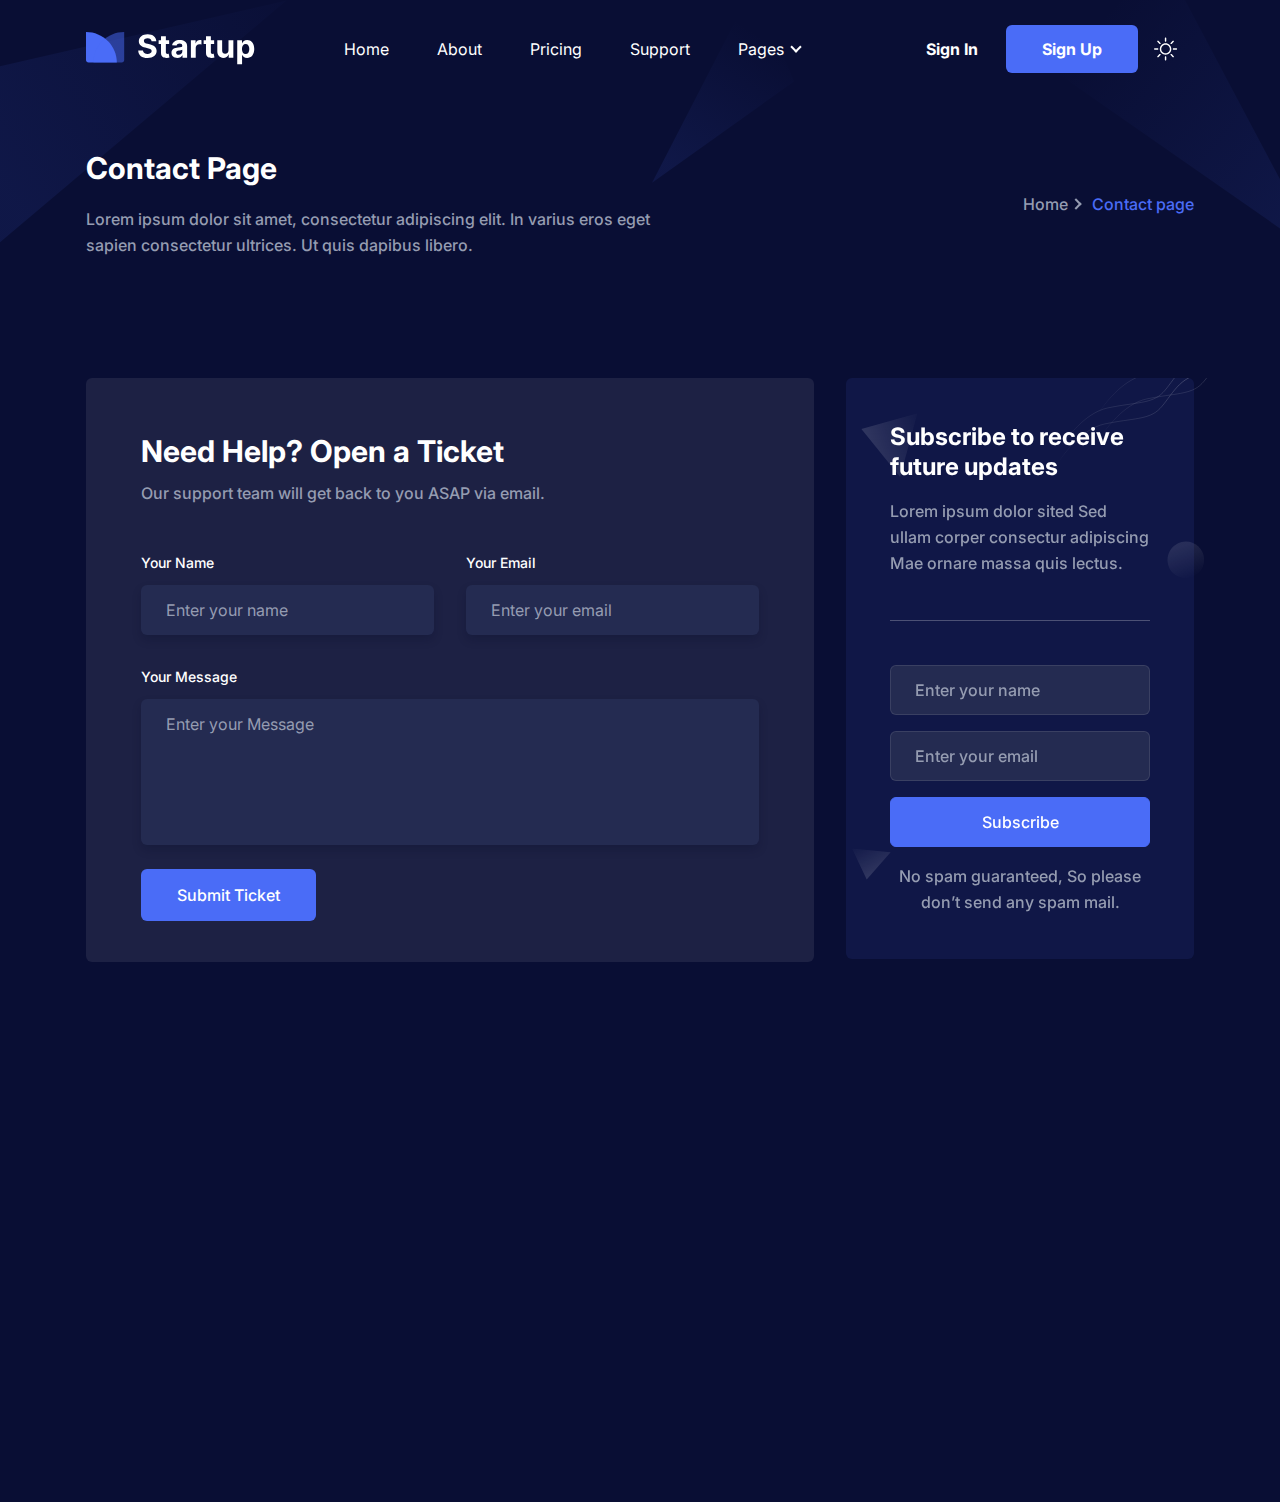
<file: contact.html>
<!DOCTYPE html>
<html lang="en" class="dark">

<head>
  <meta charset="UTF-8" />
  <meta http-equiv="X-UA-Compatible" content="IE=edge" />
  <meta name="viewport" content="width=device-width, initial-scale=1.0" />
  <title>Startup Tailwind CSS Template</title>
<link rel="icon" href="favicon.ico"><link href="style.css" rel="stylesheet"></head>

<body class="dark:bg-black">
  <!-- ====== Navbar Section Start -->
  <header class="header bg-transparent absolute top-0 left-0 z-40 w-full flex items-center">
    <div class="container">
      <div class="flex mx-[-16px] items-center justify-between relative">
        <div class="px-4 w-60 max-w-full">
          <a href="index.html" class="w-full block py-8 header-logo">
            <img src="images/logo-2.svg" alt="logo" class="w-full dark:hidden" />
            <img src="images/logo.svg" alt="logo" class="w-full hidden dark:block" />
          </a>
        </div>
        <div class="flex px-4 justify-between items-center w-full">
          <div>
            <button id="navbarToggler" aria-label="Mobile Menu"
              class="block absolute right-4 top-1/2 translate-y-[-50%] lg:hidden focus:ring-2 ring-primary px-3 py-[6px] rounded-lg">
              <span class="relative w-[30px] h-[2px] my-[6px] block bg-dark dark:bg-white"></span>
              <span class="relative w-[30px] h-[2px] my-[6px] block bg-dark dark:bg-white"></span>
              <span class="relative w-[30px] h-[2px] my-[6px] block bg-dark dark:bg-white"></span>
            </button>
            <nav id="navbarCollapse"
              class="absolute py-5 lg:py-0 lg:px-4 xl:px-6 bg-white dark:bg-dark lg:dark:bg-transparent lg:bg-transparent shadow-lg rounded-lg max-w-[250px] w-full lg:max-w-full lg:w-full right-4 top-full hidden lg:block lg:static lg:shadow-none">
              <ul class="block lg:flex">
                <li class="relative group">
                  <a href="/#home"
                    class="menu-scroll text-base text-dark dark:text-white group-hover:opacity-70 py-2 lg:py-6 lg:inline-flex lg:px-0 flex mx-8 lg:mr-0">
                    Home
                  </a>
                </li>
                <li class="relative group">
                  <a href="/#about"
                    class="menu-scroll text-base text-dark dark:text-white group-hover:opacity-70 py-2 lg:py-6 lg:inline-flex lg:px-0 flex mx-8 lg:mr-0 lg:ml-8 xl:ml-12">
                    About
                  </a>
                </li>
                <li class="relative group">
                  <a href="/#pricing"
                    class="menu-scroll text-base text-dark dark:text-white group-hover:opacity-70 py-2 lg:py-6 lg:inline-flex lg:px-0 flex mx-8 lg:mr-0 lg:ml-8 xl:ml-12">
                    Pricing
                  </a>
                </li>
                <li class="relative group">
                  <a href="/#contact"
                    class="menu-scroll text-base text-dark dark:text-white group-hover:opacity-70 py-2 lg:py-6 lg:inline-flex lg:px-0 flex mx-8 lg:mr-0 lg:ml-8 xl:ml-12">
                    Support
                  </a>
                </li>
                <li class="relative group submenu-item">
                  <a href="javascript:void(0)"
                    class="text-base text-dark dark:text-white group-hover:opacity-70 py-2 lg:py-6 lg:inline-flex lg:pl-0 lg:pr-4 flex mx-8 lg:mr-0 lg:ml-8 xl:ml-12 relative after:absolute after:w-2 after:h-2 after:border-b-2 after:border-r-2 after:border-current after:rotate-45 lg:after:right-0 after:right-1 after:top-1/2 after:translate-y-[-50%] after:mt-[-2px]">
                    Pages
                  </a>
                  <div
                    class="submenu hidden relative lg:absolute w-[250px] top-full lg:top-[110%] left-0 rounded-md lg:shadow-lg p-4 lg:block lg:opacity-0 lg:invisible group-hover:opacity-100 lg:group-hover:visible lg:group-hover:top-full bg-white dark:bg-dark transition-[top] duration-300">
                    <a href="about.html"
                      class="block text-sm rounded py-[10px] px-4 text-dark dark:text-white hover:opacity-70"> About
                      Page </a>

                    <a href="contact.html"
                      class="block text-sm rounded py-[10px] px-4 text-dark dark:text-white hover:opacity-70"> Contact
                      Page </a>
                    <a href="blog-grids.html"
                      class="block text-sm rounded py-[10px] px-4 text-dark dark:text-white hover:opacity-70"> Blog Grid
                      Page </a>
                    <a href="blog-sidebar.html"
                      class="block text-sm rounded py-[10px] px-4 text-dark dark:text-white hover:opacity-70"> Blog
                      Sidebar Page </a>
                    <a href="blog-details.html"
                      class="block text-sm rounded py-[10px] px-4 text-dark dark:text-white hover:opacity-70"> Blog
                      Details Page </a>
                    <a href="signin.html"
                      class="block text-sm rounded py-[10px] px-4 text-dark dark:text-white hover:opacity-70"> Sign In
                      Page </a>
                    <a href="signup.html"
                      class="block text-sm rounded py-[10px] px-4 text-dark dark:text-white hover:opacity-70"> Sign Up
                      Page </a>
                    <a href="404.html"
                      class="block text-sm rounded py-[10px] px-4 text-dark dark:text-white hover:opacity-70"> 404 Page
                    </a>
                  </div>
                </li>
              </ul>
            </nav>
          </div>
          <div class="flex justify-end items-center pr-16 lg:pr-0">
            <a href="signin.html"
              class="hidden md:block text-base font-bold text-dark dark:text-white hover:opacity-70 py-3 px-7"> Sign In
            </a>
            <a href="signup.html"
              class="hidden md:block text-base font-bold text-white bg-primary py-3 px-8 md:px-9 lg:px-6 xl:px-9 hover:shadow-signUp hover:bg-opacity-90 rounded-md transition ease-in-up duration-300">
              Sign Up
            </a>
            <div>
              <label for="darkToggler"
                class="cursor-pointer w-9 h-9 md:w-14 md:h-14 rounded-full flex items-center justify-center bg-gray-2 dark:bg-dark-bg text-black dark:text-white">
                <input type="checkbox" name="darkToggler" id="darkToggler" class="sr-only" aria-label="darkToggler" />
                <svg viewBox="0 0 23 23" class="stroke-current dark:hidden w-5 h-5 md:w-6 md:h-6" fill="none">
                  <path
                    d="M9.55078 1.5C5.80078 1.5 1.30078 5.25 1.30078 11.25C1.30078 17.25 5.80078 21.75 11.8008 21.75C17.8008 21.75 21.5508 17.25 21.5508 13.5C13.3008 18.75 4.30078 9.75 9.55078 1.5Z"
                    stroke-width="2" stroke-linecap="round" stroke-linejoin="round" />
                </svg>
                <svg viewBox="0 0 25 24" fill="none" xmlns="http://www.w3.org/2000/svg"
                  class="hidden dark:block w-5 h-5 md:w-6 md:h-6">
                  <mask id="path-1-inside-1_977:1934" fill="white">
                    <path
                      d="M12.0508 16.5C10.8573 16.5 9.71271 16.0259 8.8688 15.182C8.02489 14.3381 7.55078 13.1935 7.55078 12C7.55078 10.8065 8.02489 9.66193 8.8688 8.81802C9.71271 7.97411 10.8573 7.5 12.0508 7.5C13.2443 7.5 14.3888 7.97411 15.2328 8.81802C16.0767 9.66193 16.5508 10.8065 16.5508 12C16.5508 13.1935 16.0767 14.3381 15.2328 15.182C14.3888 16.0259 13.2443 16.5 12.0508 16.5ZM12.0508 18C13.6421 18 15.1682 17.3679 16.2934 16.2426C17.4186 15.1174 18.0508 13.5913 18.0508 12C18.0508 10.4087 17.4186 8.88258 16.2934 7.75736C15.1682 6.63214 13.6421 6 12.0508 6C10.4595 6 8.93336 6.63214 7.80814 7.75736C6.68292 8.88258 6.05078 10.4087 6.05078 12C6.05078 13.5913 6.68292 15.1174 7.80814 16.2426C8.93336 17.3679 10.4595 18 12.0508 18ZM12.0508 0C12.2497 0 12.4405 0.0790176 12.5811 0.21967C12.7218 0.360322 12.8008 0.551088 12.8008 0.75V3.75C12.8008 3.94891 12.7218 4.13968 12.5811 4.28033C12.4405 4.42098 12.2497 4.5 12.0508 4.5C11.8519 4.5 11.6611 4.42098 11.5205 4.28033C11.3798 4.13968 11.3008 3.94891 11.3008 3.75V0.75C11.3008 0.551088 11.3798 0.360322 11.5205 0.21967C11.6611 0.0790176 11.8519 0 12.0508 0V0ZM12.0508 19.5C12.2497 19.5 12.4405 19.579 12.5811 19.7197C12.7218 19.8603 12.8008 20.0511 12.8008 20.25V23.25C12.8008 23.4489 12.7218 23.6397 12.5811 23.7803C12.4405 23.921 12.2497 24 12.0508 24C11.8519 24 11.6611 23.921 11.5205 23.7803C11.3798 23.6397 11.3008 23.4489 11.3008 23.25V20.25C11.3008 20.0511 11.3798 19.8603 11.5205 19.7197C11.6611 19.579 11.8519 19.5 12.0508 19.5ZM24.0508 12C24.0508 12.1989 23.9718 12.3897 23.8311 12.5303C23.6905 12.671 23.4997 12.75 23.3008 12.75H20.3008C20.1019 12.75 19.9111 12.671 19.7705 12.5303C19.6298 12.3897 19.5508 12.1989 19.5508 12C19.5508 11.8011 19.6298 11.6103 19.7705 11.4697C19.9111 11.329 20.1019 11.25 20.3008 11.25H23.3008C23.4997 11.25 23.6905 11.329 23.8311 11.4697C23.9718 11.6103 24.0508 11.8011 24.0508 12ZM4.55078 12C4.55078 12.1989 4.47176 12.3897 4.33111 12.5303C4.19046 12.671 3.99969 12.75 3.80078 12.75H0.800781C0.601869 12.75 0.411103 12.671 0.270451 12.5303C0.129799 12.3897 0.0507813 12.1989 0.0507812 12C0.0507813 11.8011 0.129799 11.6103 0.270451 11.4697C0.411103 11.329 0.601869 11.25 0.800781 11.25H3.80078C3.99969 11.25 4.19046 11.329 4.33111 11.4697C4.47176 11.6103 4.55078 11.8011 4.55078 12ZM20.5363 3.5145C20.6769 3.65515 20.7559 3.84588 20.7559 4.04475C20.7559 4.24362 20.6769 4.43435 20.5363 4.575L18.4153 6.6975C18.3455 6.76713 18.2628 6.82235 18.1717 6.86C18.0806 6.89765 17.983 6.91699 17.8845 6.91692C17.6855 6.91678 17.4947 6.83758 17.354 6.69675C17.2844 6.62702 17.2292 6.54425 17.1915 6.45318C17.1539 6.36211 17.1345 6.26452 17.1346 6.16597C17.1348 5.96695 17.214 5.77613 17.3548 5.6355L19.4758 3.5145C19.6164 3.3739 19.8072 3.29491 20.006 3.29491C20.2049 3.29491 20.3956 3.3739 20.5363 3.5145ZM6.74678 17.304C6.88738 17.4446 6.96637 17.6354 6.96637 17.8342C6.96637 18.0331 6.88738 18.2239 6.74678 18.3645L4.62578 20.4855C4.48433 20.6221 4.29488 20.6977 4.09823 20.696C3.90158 20.6943 3.71347 20.6154 3.57442 20.4764C3.43536 20.3373 3.35648 20.1492 3.35478 19.9526C3.35307 19.7559 3.42866 19.5665 3.56528 19.425L5.68628 17.304C5.82693 17.1634 6.01766 17.0844 6.21653 17.0844C6.4154 17.0844 6.60614 17.1634 6.74678 17.304ZM20.5363 20.4855C20.3956 20.6261 20.2049 20.7051 20.006 20.7051C19.8072 20.7051 19.6164 20.6261 19.4758 20.4855L17.3548 18.3645C17.2182 18.223 17.1426 18.0336 17.1443 17.8369C17.146 17.6403 17.2249 17.4522 17.3639 17.3131C17.503 17.1741 17.6911 17.0952 17.8877 17.0935C18.0844 17.0918 18.2738 17.1674 18.4153 17.304L20.5363 19.425C20.6769 19.5656 20.7559 19.7564 20.7559 19.9552C20.7559 20.1541 20.6769 20.3449 20.5363 20.4855ZM6.74678 6.6975C6.60614 6.8381 6.4154 6.91709 6.21653 6.91709C6.01766 6.91709 5.82693 6.8381 5.68628 6.6975L3.56528 4.575C3.49365 4.50582 3.43651 4.42306 3.39721 4.33155C3.3579 4.24005 3.33721 4.14164 3.33634 4.04205C3.33548 3.94247 3.35445 3.84371 3.39216 3.75153C3.42988 3.65936 3.48557 3.57562 3.55598 3.5052C3.6264 3.43478 3.71014 3.37909 3.80232 3.34138C3.89449 3.30367 3.99325 3.2847 4.09283 3.28556C4.19242 3.28643 4.29083 3.30712 4.38233 3.34642C4.47384 3.38573 4.5566 3.44287 4.62578 3.5145L6.74678 5.6355C6.81663 5.70517 6.87204 5.78793 6.90985 5.87905C6.94766 5.97017 6.96712 6.06785 6.96712 6.1665C6.96712 6.26515 6.94766 6.36283 6.90985 6.45395C6.87204 6.54507 6.81663 6.62783 6.74678 6.6975Z" />
                  </mask>
                  <path
                    d="M12.0508 16.5C10.8573 16.5 9.71271 16.0259 8.8688 15.182C8.02489 14.3381 7.55078 13.1935 7.55078 12C7.55078 10.8065 8.02489 9.66193 8.8688 8.81802C9.71271 7.97411 10.8573 7.5 12.0508 7.5C13.2443 7.5 14.3888 7.97411 15.2328 8.81802C16.0767 9.66193 16.5508 10.8065 16.5508 12C16.5508 13.1935 16.0767 14.3381 15.2328 15.182C14.3888 16.0259 13.2443 16.5 12.0508 16.5ZM12.0508 18C13.6421 18 15.1682 17.3679 16.2934 16.2426C17.4186 15.1174 18.0508 13.5913 18.0508 12C18.0508 10.4087 17.4186 8.88258 16.2934 7.75736C15.1682 6.63214 13.6421 6 12.0508 6C10.4595 6 8.93336 6.63214 7.80814 7.75736C6.68292 8.88258 6.05078 10.4087 6.05078 12C6.05078 13.5913 6.68292 15.1174 7.80814 16.2426C8.93336 17.3679 10.4595 18 12.0508 18ZM12.0508 0C12.2497 0 12.4405 0.0790176 12.5811 0.21967C12.7218 0.360322 12.8008 0.551088 12.8008 0.75V3.75C12.8008 3.94891 12.7218 4.13968 12.5811 4.28033C12.4405 4.42098 12.2497 4.5 12.0508 4.5C11.8519 4.5 11.6611 4.42098 11.5205 4.28033C11.3798 4.13968 11.3008 3.94891 11.3008 3.75V0.75C11.3008 0.551088 11.3798 0.360322 11.5205 0.21967C11.6611 0.0790176 11.8519 0 12.0508 0V0ZM12.0508 19.5C12.2497 19.5 12.4405 19.579 12.5811 19.7197C12.7218 19.8603 12.8008 20.0511 12.8008 20.25V23.25C12.8008 23.4489 12.7218 23.6397 12.5811 23.7803C12.4405 23.921 12.2497 24 12.0508 24C11.8519 24 11.6611 23.921 11.5205 23.7803C11.3798 23.6397 11.3008 23.4489 11.3008 23.25V20.25C11.3008 20.0511 11.3798 19.8603 11.5205 19.7197C11.6611 19.579 11.8519 19.5 12.0508 19.5ZM24.0508 12C24.0508 12.1989 23.9718 12.3897 23.8311 12.5303C23.6905 12.671 23.4997 12.75 23.3008 12.75H20.3008C20.1019 12.75 19.9111 12.671 19.7705 12.5303C19.6298 12.3897 19.5508 12.1989 19.5508 12C19.5508 11.8011 19.6298 11.6103 19.7705 11.4697C19.9111 11.329 20.1019 11.25 20.3008 11.25H23.3008C23.4997 11.25 23.6905 11.329 23.8311 11.4697C23.9718 11.6103 24.0508 11.8011 24.0508 12ZM4.55078 12C4.55078 12.1989 4.47176 12.3897 4.33111 12.5303C4.19046 12.671 3.99969 12.75 3.80078 12.75H0.800781C0.601869 12.75 0.411103 12.671 0.270451 12.5303C0.129799 12.3897 0.0507813 12.1989 0.0507812 12C0.0507813 11.8011 0.129799 11.6103 0.270451 11.4697C0.411103 11.329 0.601869 11.25 0.800781 11.25H3.80078C3.99969 11.25 4.19046 11.329 4.33111 11.4697C4.47176 11.6103 4.55078 11.8011 4.55078 12ZM20.5363 3.5145C20.6769 3.65515 20.7559 3.84588 20.7559 4.04475C20.7559 4.24362 20.6769 4.43435 20.5363 4.575L18.4153 6.6975C18.3455 6.76713 18.2628 6.82235 18.1717 6.86C18.0806 6.89765 17.983 6.91699 17.8845 6.91692C17.6855 6.91678 17.4947 6.83758 17.354 6.69675C17.2844 6.62702 17.2292 6.54425 17.1915 6.45318C17.1539 6.36211 17.1345 6.26452 17.1346 6.16597C17.1348 5.96695 17.214 5.77613 17.3548 5.6355L19.4758 3.5145C19.6164 3.3739 19.8072 3.29491 20.006 3.29491C20.2049 3.29491 20.3956 3.3739 20.5363 3.5145ZM6.74678 17.304C6.88738 17.4446 6.96637 17.6354 6.96637 17.8342C6.96637 18.0331 6.88738 18.2239 6.74678 18.3645L4.62578 20.4855C4.48433 20.6221 4.29488 20.6977 4.09823 20.696C3.90158 20.6943 3.71347 20.6154 3.57442 20.4764C3.43536 20.3373 3.35648 20.1492 3.35478 19.9526C3.35307 19.7559 3.42866 19.5665 3.56528 19.425L5.68628 17.304C5.82693 17.1634 6.01766 17.0844 6.21653 17.0844C6.4154 17.0844 6.60614 17.1634 6.74678 17.304ZM20.5363 20.4855C20.3956 20.6261 20.2049 20.7051 20.006 20.7051C19.8072 20.7051 19.6164 20.6261 19.4758 20.4855L17.3548 18.3645C17.2182 18.223 17.1426 18.0336 17.1443 17.8369C17.146 17.6403 17.2249 17.4522 17.3639 17.3131C17.503 17.1741 17.6911 17.0952 17.8877 17.0935C18.0844 17.0918 18.2738 17.1674 18.4153 17.304L20.5363 19.425C20.6769 19.5656 20.7559 19.7564 20.7559 19.9552C20.7559 20.1541 20.6769 20.3449 20.5363 20.4855ZM6.74678 6.6975C6.60614 6.8381 6.4154 6.91709 6.21653 6.91709C6.01766 6.91709 5.82693 6.8381 5.68628 6.6975L3.56528 4.575C3.49365 4.50582 3.43651 4.42306 3.39721 4.33155C3.3579 4.24005 3.33721 4.14164 3.33634 4.04205C3.33548 3.94247 3.35445 3.84371 3.39216 3.75153C3.42988 3.65936 3.48557 3.57562 3.55598 3.5052C3.6264 3.43478 3.71014 3.37909 3.80232 3.34138C3.89449 3.30367 3.99325 3.2847 4.09283 3.28556C4.19242 3.28643 4.29083 3.30712 4.38233 3.34642C4.47384 3.38573 4.5566 3.44287 4.62578 3.5145L6.74678 5.6355C6.81663 5.70517 6.87204 5.78793 6.90985 5.87905C6.94766 5.97017 6.96712 6.06785 6.96712 6.1665C6.96712 6.26515 6.94766 6.36283 6.90985 6.45395C6.87204 6.54507 6.81663 6.62783 6.74678 6.6975Z"
                    fill="black" stroke="white" stroke-width="2" mask="url(#path-1-inside-1_977:1934)" />
                </svg>
              </label>
            </div>
          </div>
        </div>
      </div>
    </div>
  </header>
  <!-- ====== Navbar Section End -->

  <!-- ====== Page Title Section Start -->
  <section class="relative z-10 pt-[150px] overflow-hidden">
    <div class="container">
      <div class="flex flex-wrap items-center mx-[-16px]">
        <div class="w-full md:w-8/12 lg:w-7/12 px-4">
          <div class="max-w-[570px] mb-12 md:mb-0">
            <h1 class="font-bold text-black dark:text-white text-2xl sm:text-3xl mb-5">Contact Page</h1>
            <p class="font-medium text-base text-body-color leading-relaxed">
              Lorem ipsum dolor sit amet, consectetur adipiscing elit. In varius eros eget sapien consectetur ultrices.
              Ut quis dapibus libero.
            </p>
          </div>
        </div>
        <div class="w-full md:w-4/12 lg:w-5/12 px-4">
          <div class="text-end">
            <ul class="flex items-center md:justify-end">
              <li class="flex items-center">
                <a href="index.html" class="font-medium text-base text-body-color pr-1 hover:text-primary"> Home </a>
                <span class="block w-2 h-2 border-t-2 border-r-2 border-body-color rotate-45 mr-3"></span>
              </li>
              <li class="font-medium text-base text-primary">Contact page</li>
            </ul>
          </div>
        </div>
      </div>
    </div>

    <div>
      <span class="absolute top-0 left-0 z-[-1]">
        <svg width="287" height="254" viewBox="0 0 287 254" fill="none" xmlns="http://www.w3.org/2000/svg">
          <path opacity="0.1" d="M286.5 0.5L-14.5 254.5V69.5L286.5 0.5Z" fill="url(#paint0_linear_111:578)" />
          <defs>
            <linearGradient id="paint0_linear_111:578" x1="-40.5" y1="117" x2="301.926" y2="-97.1485"
              gradientUnits="userSpaceOnUse">
              <stop stop-color="#4A6CF7" />
              <stop offset="1" stop-color="#4A6CF7" stop-opacity="0" />
            </linearGradient>
          </defs>
        </svg>
      </span>
      <span class="absolute right-0 top-0 z-[-1]">
        <svg width="628" height="258" viewBox="0 0 628 258" fill="none" xmlns="http://www.w3.org/2000/svg">
          <path opacity="0.1" d="M669.125 257.002L345.875 31.9983L524.571 -15.8832L669.125 257.002Z"
            fill="url(#paint0_linear_0:1)" />
          <path opacity="0.1" d="M0.0716344 182.78L101.988 -15.0769L142.154 81.4093L0.0716344 182.78Z"
            fill="url(#paint1_linear_0:1)" />
          <defs>
            <linearGradient id="paint0_linear_0:1" x1="644" y1="221" x2="429.946" y2="37.0429"
              gradientUnits="userSpaceOnUse">
              <stop stop-color="#4A6CF7" />
              <stop offset="1" stop-color="#4A6CF7" stop-opacity="0" />
            </linearGradient>
            <linearGradient id="paint1_linear_0:1" x1="18.3648" y1="166.016" x2="105.377" y2="32.3398"
              gradientUnits="userSpaceOnUse">
              <stop stop-color="#4A6CF7" />
              <stop offset="1" stop-color="#4A6CF7" stop-opacity="0" />
            </linearGradient>
          </defs>
        </svg>
      </span>
    </div>
  </section>
  <!-- ====== Page Title Section End -->

  <!-- ====== Contact Section Start -->
  <section id="contact" class="pt-[120px] pb-20 overflow-hidden">
    <div class="container">
      <div class="flex flex-wrap mx-[-16px]">
        <div class="w-full lg:w-8/12 px-4">
          <div
            class="bg-primary bg-opacity-[3%] dark:bg-dark rounded-md p-11 mb-12 lg:mb-5 sm:p-[55px] lg:p-11 xl:p-[55px] wow fadeInUp"
            data-wow-delay=".15s
              ">
            <h2 class="font-bold text-black dark:text-white text-2xl sm:text-3xl lg:text-2xl xl:text-3xl mb-3">Need
              Help? Open a Ticket</h2>
            <p class="text-body-color text-base font-medium mb-12">Our support team will get back to you ASAP via email.
            </p>
            <form>
              <div class="flex flex-wrap mx-[-16px]">
                <div class="w-full md:w-1/2 px-4">
                  <div class="mb-8">
                    <label for="name" class="block text-sm font-medium text-dark dark:text-white mb-3"> Your Name
                    </label>
                    <input type="text" placeholder="Enter your name"
                      class="w-full border border-transparent dark:bg-[#242B51] rounded-md shadow-one dark:shadow-signUp py-3 px-6 text-body-color text-base placeholder-body-color outline-none focus-visible:shadow-none focus:border-primary" />
                  </div>
                </div>
                <div class="w-full md:w-1/2 px-4">
                  <div class="mb-8">
                    <label for="email" class="block text-sm font-medium text-dark dark:text-white mb-3"> Your Email
                    </label>
                    <input type="email" placeholder="Enter your email"
                      class="w-full border border-transparent dark:bg-[#242B51] rounded-md shadow-one dark:shadow-signUp py-3 px-6 text-body-color text-base placeholder-body-color outline-none focus-visible:shadow-none focus:border-primary" />
                  </div>
                </div>
                <div class="w-full px-4">
                  <div class="mb-8">
                    <label for="message" class="block text-sm font-medium text-dark dark:text-white mb-3"> Your Message
                    </label>
                    <textarea name="message" rows="5" placeholder="Enter your Message"
                      class="w-full border border-transparent dark:bg-[#242B51] rounded-md shadow-one dark:shadow-signUp py-3 px-6 text-body-color text-base placeholder-body-color outline-none focus-visible:shadow-none focus:border-primary resize-none"></textarea>
                  </div>
                </div>
                <div class="w-full px-4">
                  <a href="javascript:void(0)"
                    class="text-base font-medium text-white bg-primary py-4 px-9 hover:bg-opacity-80 hover:shadow-signUp rounded-md transition duration-300 ease-in-out">
                    Submit Ticket
                  </a>
                </div>
              </div>
            </form>
          </div>
        </div>
        <div class="w-full lg:w-4/12 px-4">
          <div
            class="relative z-10 rounded-md bg-primary bg-opacity-[3%] dark:bg-opacity-10 p-8 sm:p-11 lg:p-8 xl:p-11 mb-5 wow fadeInUp"
            data-wow-delay=".2s
              ">
            <h3 class="text-black dark:text-white font-bold text-2xl leading-tight mb-4">Subscribe to receive future
              updates</h3>
            <p
              class="font-medium text-base text-body-color leading-relaxed pb-11 mb-11 border-b border-body-color border-opacity-25 dark:border-white dark:border-opacity-25">
              Lorem ipsum dolor sited Sed ullam corper consectur adipiscing Mae ornare massa quis lectus.
            </p>
            <form>
              <input type="text" name="name" placeholder="Enter your name"
                class="w-full border border-body-color border-opacity-10 dark:border-white dark:border-opacity-10 dark:bg-[#242B51] rounded-md py-3 px-6 font-medium text-body-color text-base placeholder-body-color outline-none focus-visible:shadow-none focus:border-primary focus:border-opacity-100 mb-4" />
              <input type="email" name="email" placeholder="Enter your email"
                class="w-full border border-body-color border-opacity-10 dark:border-white dark:border-opacity-10 dark:bg-[#242B51] rounded-md py-3 px-6 font-medium text-body-color text-base placeholder-body-color outline-none focus-visible:shadow-none focus:border-primary focus:border-opacity-100 mb-4" />
              <input type="submit" value="Subscribe"
                class="w-full border border-primary bg-primary rounded-md py-3 px-6 font-medium text-white text-base text-center outline-none cursor-pointer focus-visible:shadow-none hover:shadow-signUp hover:bg-opacity-80 transition duration-80 ease-in-out mb-4" />
              <p class="text-base text-body-color text-center font-medium leading-relaxed">No spam guaranteed, So please
                don’t send any spam mail.</p>
            </form>
            <div class="absolute top-0 left-0 z-[-1]">
              <svg width="370" height="596" viewBox="0 0 370 596" fill="none" xmlns="http://www.w3.org/2000/svg">
                <mask id="mask0_88:141" style="mask-type: alpha" maskUnits="userSpaceOnUse" x="0" y="0" width="370"
                  height="596">
                  <rect width="370" height="596" rx="2" fill="#1D2144" />
                </mask>
                <g mask="url(#mask0_88:141)">
                  <path opacity="0.15" d="M15.4076 50.9571L54.1541 99.0711L71.4489 35.1605L15.4076 50.9571Z"
                    fill="url(#paint0_linear_88:141)" />
                  <path opacity="0.15" d="M20.7137 501.422L44.6431 474.241L6 470.624L20.7137 501.422Z"
                    fill="url(#paint1_linear_88:141)" />
                  <path opacity="0.1"
                    d="M331.676 198.309C344.398 204.636 359.168 194.704 358.107 180.536C357.12 167.363 342.941 159.531 331.265 165.71C318.077 172.69 318.317 191.664 331.676 198.309Z"
                    fill="url(#paint2_linear_88:141)" />
                  <g opacity="0.3">
                    <path
                      d="M209 89.9999C216 77.3332 235.7 50.7999 258.5 45.9999C287 39.9999 303 41.9999 314 30.4999C325 18.9999 334 -3.50014 357 -3.50014C380 -3.50014 395 4.99986 408.5 -8.50014C422 -22.0001 418.5 -46.0001 452 -37.5001C478.8 -30.7001 515.167 -45 530 -53"
                      stroke="url(#paint3_linear_88:141)" />
                    <path
                      d="M251 64.9999C258 52.3332 277.7 25.7999 300.5 20.9999C329 14.9999 345 16.9999 356 5.49986C367 -6.00014 376 -28.5001 399 -28.5001C422 -28.5001 437 -20.0001 450.5 -33.5001C464 -47.0001 460.5 -71.0001 494 -62.5001C520.8 -55.7001 557.167 -70 572 -78"
                      stroke="url(#paint4_linear_88:141)" />
                    <path
                      d="M212 73.9999C219 61.3332 238.7 34.7999 261.5 29.9999C290 23.9999 306 25.9999 317 14.4999C328 2.99986 337 -19.5001 360 -19.5001C383 -19.5001 398 -11.0001 411.5 -24.5001C425 -38.0001 421.5 -62.0001 455 -53.5001C481.8 -46.7001 518.167 -61 533 -69"
                      stroke="url(#paint5_linear_88:141)" />
                    <path
                      d="M249 40.9999C256 28.3332 275.7 1.79986 298.5 -3.00014C327 -9.00014 343 -7.00014 354 -18.5001C365 -30.0001 374 -52.5001 397 -52.5001C420 -52.5001 435 -44.0001 448.5 -57.5001C462 -71.0001 458.5 -95.0001 492 -86.5001C518.8 -79.7001 555.167 -94 570 -102"
                      stroke="url(#paint6_linear_88:141)" />
                  </g>
                </g>
                <defs>
                  <linearGradient id="paint0_linear_88:141" x1="13.4497" y1="63.5059" x2="81.144" y2="41.5072"
                    gradientUnits="userSpaceOnUse">
                    <stop stop-color="white" />
                    <stop offset="1" stop-color="white" stop-opacity="0" />
                  </linearGradient>
                  <linearGradient id="paint1_linear_88:141" x1="28.1579" y1="501.301" x2="8.69936" y2="464.391"
                    gradientUnits="userSpaceOnUse">
                    <stop stop-color="white" />
                    <stop offset="1" stop-color="white" stop-opacity="0" />
                  </linearGradient>
                  <linearGradient id="paint2_linear_88:141" x1="338" y1="167" x2="349.488" y2="200.004"
                    gradientUnits="userSpaceOnUse">
                    <stop stop-color="white" />
                    <stop offset="1" stop-color="white" stop-opacity="0" />
                  </linearGradient>
                  <linearGradient id="paint3_linear_88:141" x1="369.5" y1="-53" x2="369.5" y2="89.9999"
                    gradientUnits="userSpaceOnUse">
                    <stop stop-color="white" />
                    <stop offset="1" stop-color="white" stop-opacity="0" />
                  </linearGradient>
                  <linearGradient id="paint4_linear_88:141" x1="411.5" y1="-78" x2="411.5" y2="64.9999"
                    gradientUnits="userSpaceOnUse">
                    <stop stop-color="white" />
                    <stop offset="1" stop-color="white" stop-opacity="0" />
                  </linearGradient>
                  <linearGradient id="paint5_linear_88:141" x1="372.5" y1="-69" x2="372.5" y2="73.9999"
                    gradientUnits="userSpaceOnUse">
                    <stop stop-color="white" />
                    <stop offset="1" stop-color="white" stop-opacity="0" />
                  </linearGradient>
                  <linearGradient id="paint6_linear_88:141" x1="409.5" y1="-102" x2="409.5" y2="40.9999"
                    gradientUnits="userSpaceOnUse">
                    <stop stop-color="white" />
                    <stop offset="1" stop-color="white" stop-opacity="0" />
                  </linearGradient>
                </defs>
              </svg>
            </div>
          </div>
        </div>
      </div>
    </div>
  </section>
  <!-- ====== Contact Section End -->

  <!-- ====== Footer Section Start -->
  <footer class="relative z-10 bg-primary bg-opacity-5 pt-[100px] wow fadeInUp" data-wow-delay=".1s">
    <div class="container">
      <div class="flex flex-wrap mx-[-16px]">
        <div class="w-full md:w-1/2 lg:w-4/12 xl:w-5/12 px-4">
          <div class="mb-16 max-w-[360px]">
            <a href="index.html" class="inline-block mb-8">
              <img src="images/logo-2.svg" alt="logo" class="w-full dark:hidden" />
              <img src="images/logo.svg" alt="logo" class="w-full hidden dark:block" />
            </a>
            <p class="text-body-color text-base font-medium leading-relaxed mb-9">Lorem ipsum dolor sit amet,
              consectetur adipiscing elit. Integer lobortis.</p>
            <div class="flex items-center">
              <a href="javascript:void(0)" aria-label="social-link" class="text-[#CED3F6] hover:text-primary mr-6">
                <svg width="9" height="18" viewBox="0 0 9 18" class="fill-current">
                  <path
                    d="M8.13643 7H6.78036H6.29605V6.43548V4.68548V4.12097H6.78036H7.79741C8.06378 4.12097 8.28172 3.89516 8.28172 3.55645V0.564516C8.28172 0.254032 8.088 0 7.79741 0H6.02968C4.11665 0 2.78479 1.58064 2.78479 3.92339V6.37903V6.94355H2.30048H0.65382C0.314802 6.94355 0 7.25403 0 7.70564V9.7379C0 10.1331 0.266371 10.5 0.65382 10.5H2.25205H2.73636V11.0645V16.7379C2.73636 17.1331 3.00273 17.5 3.39018 17.5H5.66644C5.81174 17.5 5.93281 17.4153 6.02968 17.3024C6.12654 17.1895 6.19919 16.9919 6.19919 16.8226V11.0927V10.5282H6.70771H7.79741C8.11222 10.5282 8.35437 10.3024 8.4028 9.96371V9.93548V9.90726L8.74182 7.95968C8.76604 7.7621 8.74182 7.53629 8.59653 7.31048C8.54809 7.16935 8.33016 7.02823 8.13643 7Z" />
                </svg>
              </a>
              <a href="javascript:void(0)" aria-label="social-link" class="text-[#CED3F6] hover:text-primary mr-6">
                <svg width="19" height="14" viewBox="0 0 19 14" class="fill-current">
                  <path
                    d="M16.3024 2.26027L17.375 1.0274C17.6855 0.693493 17.7702 0.436644 17.7984 0.308219C16.9516 0.770548 16.1613 0.924658 15.6532 0.924658H15.4556L15.3427 0.821918C14.6653 0.282534 13.8185 0 12.9153 0C10.9395 0 9.3871 1.48973 9.3871 3.21062C9.3871 3.31336 9.3871 3.46747 9.41532 3.57021L9.5 4.0839L8.90726 4.05822C5.29435 3.95548 2.33065 1.13014 1.85081 0.642123C1.06048 1.92637 1.5121 3.15925 1.99194 3.92979L2.95161 5.36815L1.42742 4.5976C1.45565 5.67637 1.90726 6.52397 2.78226 7.14041L3.54435 7.65411L2.78226 7.93665C3.2621 9.24658 4.33468 9.78596 5.125 9.99144L6.16935 10.2483L5.18145 10.8647C3.60081 11.8921 1.625 11.8151 0.75 11.738C2.52823 12.8682 4.64516 13.125 6.1129 13.125C7.21371 13.125 8.03226 13.0223 8.22984 12.9452C16.1331 11.25 16.5 4.82877 16.5 3.54452V3.36473L16.6694 3.26199C17.629 2.44007 18.0242 2.00342 18.25 1.74658C18.1653 1.77226 18.0524 1.82363 17.9395 1.84932L16.3024 2.26027Z" />
                </svg>
              </a>
              <a href="javascript:void(0)" aria-label="social-link" class="text-[#CED3F6] hover:text-primary mr-6">
                <svg width="18" height="14" viewBox="0 0 18 14" class="fill-current">
                  <path
                    d="M17.5058 2.07119C17.3068 1.2488 16.7099 0.609173 15.9423 0.395963C14.5778 7.26191e-08 9.0627 0 9.0627 0C9.0627 0 3.54766 7.26191e-08 2.18311 0.395963C1.41555 0.609173 0.818561 1.2488 0.619565 2.07119C0.25 3.56366 0.25 6.60953 0.25 6.60953C0.25 6.60953 0.25 9.68585 0.619565 11.1479C0.818561 11.9703 1.41555 12.6099 2.18311 12.8231C3.54766 13.2191 9.0627 13.2191 9.0627 13.2191C9.0627 13.2191 14.5778 13.2191 15.9423 12.8231C16.7099 12.6099 17.3068 11.9703 17.5058 11.1479C17.8754 9.68585 17.8754 6.60953 17.8754 6.60953C17.8754 6.60953 17.8754 3.56366 17.5058 2.07119ZM7.30016 9.44218V3.77687L11.8771 6.60953L7.30016 9.44218Z" />
                </svg>
              </a>
              <a href="javascript:void(0)" aria-label="social-link" class="text-[#CED3F6] hover:text-primary mr-6">
                <svg width="17" height="16" viewBox="0 0 17 16" class="fill-current">
                  <path
                    d="M15.2196 0H1.99991C1.37516 0 0.875366 0.497491 0.875366 1.11936V14.3029C0.875366 14.8999 1.37516 15.4222 1.99991 15.4222H15.1696C15.7943 15.4222 16.2941 14.9247 16.2941 14.3029V1.09448C16.3441 0.497491 15.8443 0 15.2196 0ZM5.44852 13.1089H3.17444V5.7709H5.44852V13.1089ZM4.29899 4.75104C3.54929 4.75104 2.97452 4.15405 2.97452 3.43269C2.97452 2.71133 3.57428 2.11434 4.29899 2.11434C5.02369 2.11434 5.62345 2.71133 5.62345 3.43269C5.62345 4.15405 5.07367 4.75104 4.29899 4.75104ZM14.07 13.1089H11.796V9.55183C11.796 8.7061 11.771 7.58674 10.5964 7.58674C9.39693 7.58674 9.222 8.53198 9.222 9.47721V13.1089H6.94792V5.7709H9.17202V6.79076H9.19701C9.52188 6.19377 10.2466 5.59678 11.3711 5.59678C13.6952 5.59678 14.12 7.08925 14.12 9.12897V13.1089H14.07Z" />
                </svg>
              </a>
            </div>
          </div>
        </div>

        <div class="w-full sm:w-1/2 md:w-1/2 lg:w-2/12 xl:w-2/12 px-4">
          <div class="mb-16">
            <h2 class="font-bold text-black dark:text-white text-xl mb-10">Useful Links</h2>
            <ul>
              <li>
                <a href="/blog-grids.html"
                  class="text-base font-medium inline-block text-body-color mb-4 hover:text-primary"> Blog </a>
              </li>
              <li>
                <a href="/index.html#pricing"
                  class="text-base font-medium inline-block text-body-color mb-4 hover:text-primary"> Pricing </a>
              </li>
              <li>
                <a href="/index.html#about"
                  class="text-base font-medium inline-block text-body-color mb-4 hover:text-primary"> About </a>
              </li>
            </ul>
          </div>
        </div>

        <div class="w-full sm:w-1/2 md:w-1/2 lg:w-2/12 xl:w-2/12 px-4">
          <div class="mb-16">
            <h2 class="font-bold text-black dark:text-white text-xl mb-10">Terms</h2>
            <ul>
              <li>
                <a href="javascript:void(0)"
                  class="text-base font-medium inline-block text-body-color mb-4 hover:text-primary"> TOS </a>
              </li>
              <li>
                <a href="javascript:void(0)"
                  class="text-base font-medium inline-block text-body-color mb-4 hover:text-primary"> Privacy Policy
                </a>
              </li>
              <li>
                <a href="javascript:void(0)"
                  class="text-base font-medium inline-block text-body-color mb-4 hover:text-primary"> Refund Policy </a>
              </li>
            </ul>
          </div>
        </div>

        <div class="w-full md:w-1/2 lg:w-4/12 xl:w-3/12 px-4">
          <div class="mb-16">
            <h2 class="font-bold text-black dark:text-white text-xl mb-10">Support & Help</h2>
            <ul>
              <li>
                <a href="javascript:void(0)"
                  class="text-base font-medium inline-block text-body-color mb-4 hover:text-primary"> Open Support
                  Ticket </a>
              </li>
              <li>
                <a href="javascript:void(0)"
                  class="text-base font-medium inline-block text-body-color mb-4 hover:text-primary"> Terms of Use </a>
              </li>
              <li>
                <a href="/index.html#about"
                  class="text-base font-medium inline-block text-body-color mb-4 hover:text-primary"> About </a>
              </li>
            </ul>
          </div>
        </div>
      </div>
    </div>
    <div class="py-8 bg-primary bg-opacity-10">
      <div class="container">
        <p class="text-body-color dark:text-white text-base text-center">&copy; Crafted by <a href="https://mramzanch.blogspot.com/">M Ramzan Ch!</a></p>
      </div>
    </div>
    <div class="absolute right-0 top-14 z-[-1]">
      <svg width="55" height="99" viewBox="0 0 55 99" fill="none" xmlns="http://www.w3.org/2000/svg">
        <circle opacity="0.8" cx="49.5" cy="49.5" r="49.5" fill="#959CB1" />
        <mask id="mask0_94:899" style="mask-type: alpha" maskUnits="userSpaceOnUse" x="0" y="0" width="99" height="99">
          <circle opacity="0.8" cx="49.5" cy="49.5" r="49.5" fill="#4A6CF7" />
        </mask>
        <g mask="url(#mask0_94:899)">
          <circle opacity="0.8" cx="49.5" cy="49.5" r="49.5" fill="url(#paint0_radial_94:899)" />
          <g opacity="0.8" filter="url(#filter0_f_94:899)">
            <circle cx="53.8676" cy="26.2061" r="20.3824" fill="white" />
          </g>
        </g>
        <defs>
          <filter id="filter0_f_94:899" x="12.4852" y="-15.1763" width="82.7646" height="82.7646"
            filterUnits="userSpaceOnUse" color-interpolation-filters="sRGB">
            <feFlood flood-opacity="0" result="BackgroundImageFix" />
            <feBlend mode="normal" in="SourceGraphic" in2="BackgroundImageFix" result="shape" />
            <feGaussianBlur stdDeviation="10.5" result="effect1_foregroundBlur_94:899" />
          </filter>
          <radialGradient id="paint0_radial_94:899" cx="0" cy="0" r="1" gradientUnits="userSpaceOnUse"
            gradientTransform="translate(49.5 49.5) rotate(90) scale(53.1397)">
            <stop stop-opacity="0.47" />
            <stop offset="1" stop-opacity="0" />
          </radialGradient>
        </defs>
      </svg>
    </div>
    <div class="absolute left-0 bottom-24 z-[-1]">
      <svg width="79" height="94" viewBox="0 0 79 94" fill="none" xmlns="http://www.w3.org/2000/svg">
        <rect opacity="0.3" x="-41" y="26.9426" width="66.6675" height="66.6675"
          transform="rotate(-22.9007 -41 26.9426)" fill="url(#paint0_linear_94:889)" />
        <rect x="-41" y="26.9426" width="66.6675" height="66.6675" transform="rotate(-22.9007 -41 26.9426)"
          stroke="url(#paint1_linear_94:889)" stroke-width="0.7" />
        <path opacity="0.3" d="M50.5215 7.42229L20.325 1.14771L46.2077 62.3249L77.1885 68.2073L50.5215 7.42229Z"
          fill="url(#paint2_linear_94:889)" />
        <path d="M50.5215 7.42229L20.325 1.14771L46.2077 62.3249L76.7963 68.2073L50.5215 7.42229Z"
          stroke="url(#paint3_linear_94:889)" stroke-width="0.7" />
        <path opacity="0.3" d="M17.9721 93.3057L-14.9695 88.2076L46.2077 62.325L77.1885 68.2074L17.9721 93.3057Z"
          fill="url(#paint4_linear_94:889)" />
        <path d="M17.972 93.3057L-14.1852 88.2076L46.2077 62.325L77.1884 68.2074L17.972 93.3057Z"
          stroke="url(#paint5_linear_94:889)" stroke-width="0.7" />
        <defs>
          <linearGradient id="paint0_linear_94:889" x1="-41" y1="21.8445" x2="36.9671" y2="59.8878"
            gradientUnits="userSpaceOnUse">
            <stop stop-color="#4A6CF7" stop-opacity="0.62" />
            <stop offset="1" stop-color="#4A6CF7" stop-opacity="0" />
          </linearGradient>
          <linearGradient id="paint1_linear_94:889" x1="25.6675" y1="95.9631" x2="-42.9608" y2="20.668"
            gradientUnits="userSpaceOnUse">
            <stop stop-color="#4A6CF7" stop-opacity="0" />
            <stop offset="1" stop-color="#4A6CF7" stop-opacity="0.51" />
          </linearGradient>
          <linearGradient id="paint2_linear_94:889" x1="20.325" y1="-3.98039" x2="90.6248" y2="25.1062"
            gradientUnits="userSpaceOnUse">
            <stop stop-color="#4A6CF7" stop-opacity="0.62" />
            <stop offset="1" stop-color="#4A6CF7" stop-opacity="0" />
          </linearGradient>
          <linearGradient id="paint3_linear_94:889" x1="18.3642" y1="-1.59742" x2="113.9" y2="80.6826"
            gradientUnits="userSpaceOnUse">
            <stop stop-color="#4A6CF7" stop-opacity="0" />
            <stop offset="1" stop-color="#4A6CF7" stop-opacity="0.51" />
          </linearGradient>
          <linearGradient id="paint4_linear_94:889" x1="61.1098" y1="62.3249" x2="-8.82468" y2="58.2156"
            gradientUnits="userSpaceOnUse">
            <stop stop-color="#4A6CF7" stop-opacity="0.62" />
            <stop offset="1" stop-color="#4A6CF7" stop-opacity="0" />
          </linearGradient>
          <linearGradient id="paint5_linear_94:889" x1="65.4236" y1="65.0701" x2="24.0178" y2="41.6598"
            gradientUnits="userSpaceOnUse">
            <stop stop-color="#4A6CF7" stop-opacity="0" />
            <stop offset="1" stop-color="#4A6CF7" stop-opacity="0.51" />
          </linearGradient>
        </defs>
      </svg>
    </div>
  </footer>
  <!-- ====== Footer Section End -->

  <!-- ====== Back To Top Start -->
  <a href="javascript:void(0)"
    class="hidden items-center justify-center bg-primary text-white w-10 h-10 rounded-md fixed bottom-8 right-8 left-auto z-[999] hover:shadow-signUp hover:bg-opacity-80 transition duration-300 ease-in-out back-to-top shadow-md">
    <span class="w-3 h-3 border-t border-l border-white rotate-45 mt-[6px]"></span>
  </a>
  <!-- ====== Back To Top End -->

  <!-- ====== All Scripts -->

  <!-- <script src="js/main.js"></script> -->
<script defer src="bundle.js"></script><script defer src="https://static.cloudflareinsights.com/beacon.min.js/vcd15cbe7772f49c399c6a5babf22c1241717689176015" integrity="sha512-ZpsOmlRQV6y907TI0dKBHq9Md29nnaEIPlkf84rnaERnq6zvWvPUqr2ft8M1aS28oN72PdrCzSjY4U6VaAw1EQ==" data-cf-beacon='{"version":"2024.11.0","token":"9a6015d415bb4773a0bff22543062d3b","r":1,"server_timing":{"name":{"cfCacheStatus":true,"cfEdge":true,"cfExtPri":true,"cfL4":true,"cfOrigin":true,"cfSpeedBrain":true},"location_startswith":null}}' crossorigin="anonymous"></script>
</body>

</html>
</file>
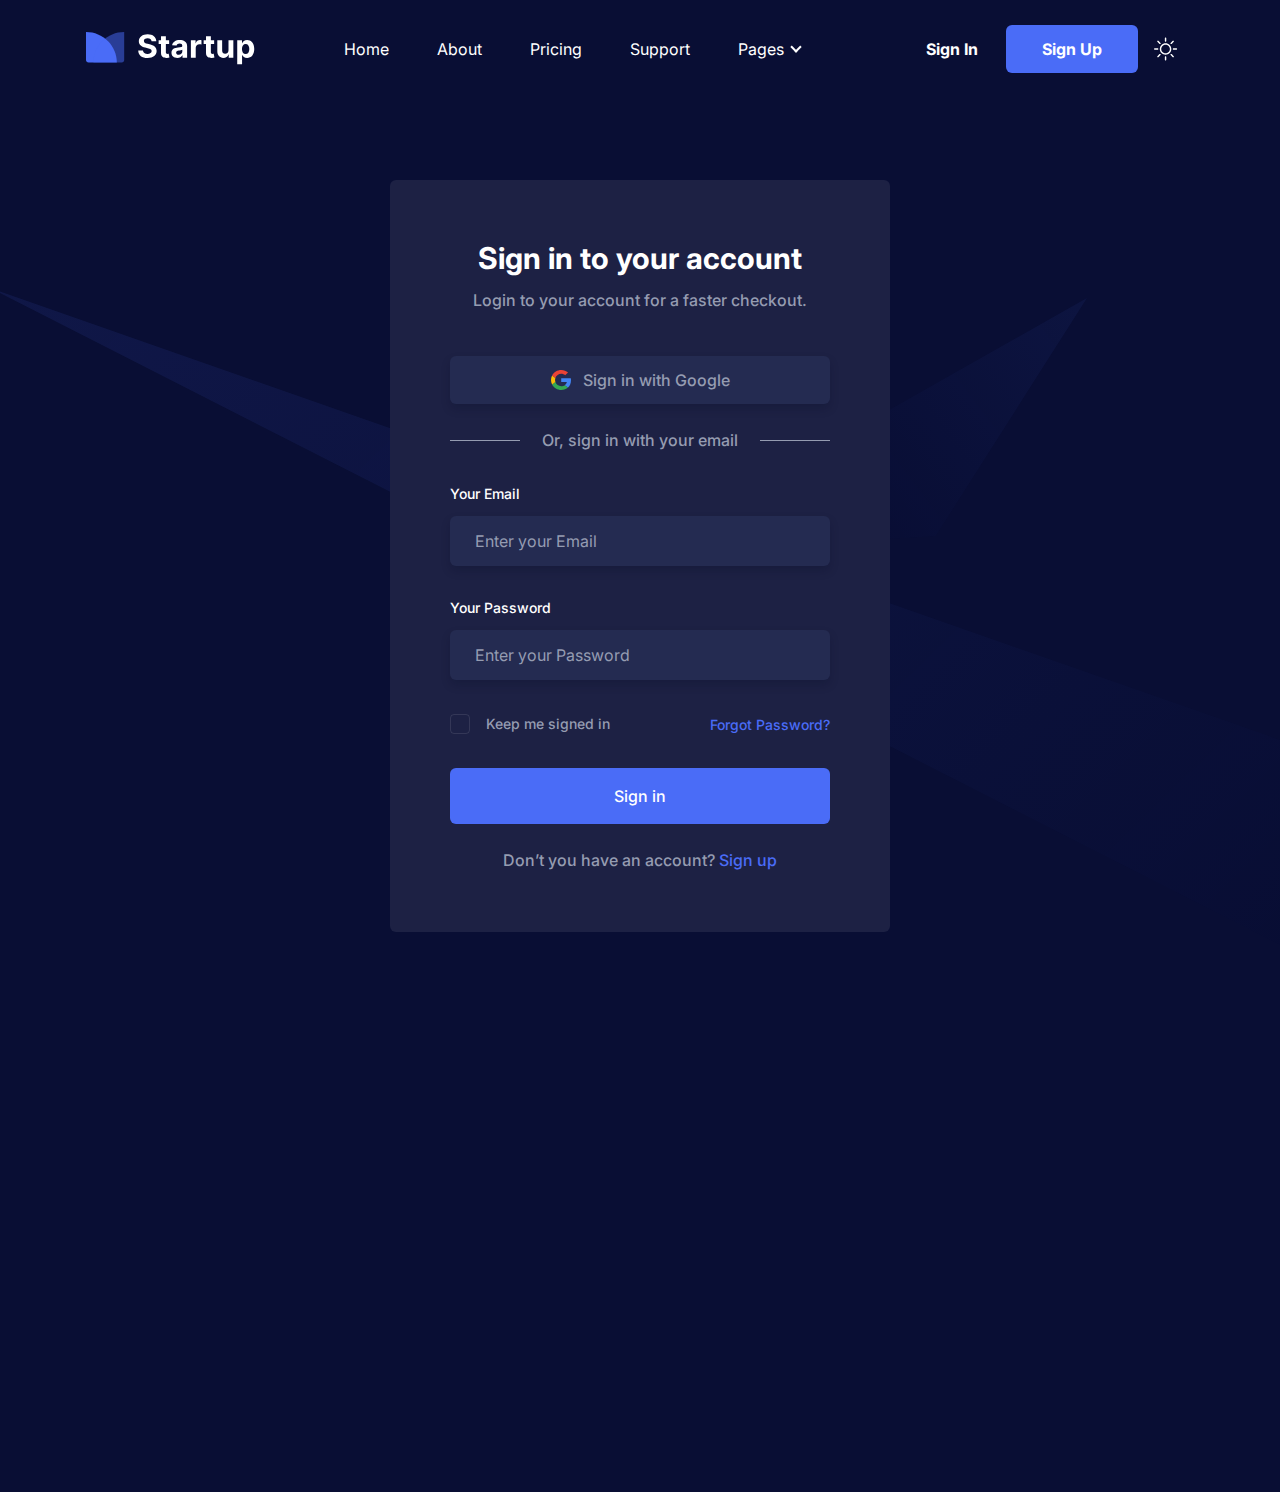
<file: signin.html>
<!DOCTYPE html>
<html lang="en" class="dark">

<head>
  <meta charset="UTF-8" />
  <meta http-equiv="X-UA-Compatible" content="IE=edge" />
  <meta name="viewport" content="width=device-width, initial-scale=1.0" />
  <title>Startup Tailwind CSS Template</title>
<link rel="icon" href="favicon.ico"><link href="style.css" rel="stylesheet"></head>

<body class="dark:bg-black">
  <!-- ====== Navbar Section Start -->
  <header class="header bg-transparent absolute top-0 left-0 z-40 w-full flex items-center">
    <div class="container">
      <div class="flex mx-[-16px] items-center justify-between relative">
        <div class="px-4 w-60 max-w-full">
          <a href="index.html" class="w-full block py-8 header-logo">
            <img src="images/logo-2.svg" alt="logo" class="w-full dark:hidden" />
            <img src="images/logo.svg" alt="logo" class="w-full hidden dark:block" />
          </a>
        </div>
        <div class="flex px-4 justify-between items-center w-full">
          <div>
            <button id="navbarToggler" aria-label="Mobile Menu"
              class="block absolute right-4 top-1/2 translate-y-[-50%] lg:hidden focus:ring-2 ring-primary px-3 py-[6px] rounded-lg">
              <span class="relative w-[30px] h-[2px] my-[6px] block bg-dark dark:bg-white"></span>
              <span class="relative w-[30px] h-[2px] my-[6px] block bg-dark dark:bg-white"></span>
              <span class="relative w-[30px] h-[2px] my-[6px] block bg-dark dark:bg-white"></span>
            </button>
            <nav id="navbarCollapse"
              class="absolute py-5 lg:py-0 lg:px-4 xl:px-6 bg-white dark:bg-dark lg:dark:bg-transparent lg:bg-transparent shadow-lg rounded-lg max-w-[250px] w-full lg:max-w-full lg:w-full right-4 top-full hidden lg:block lg:static lg:shadow-none">
              <ul class="block lg:flex">
                <li class="relative group">
                  <a href="/#home"
                    class="menu-scroll text-base text-dark dark:text-white group-hover:opacity-70 py-2 lg:py-6 lg:inline-flex lg:px-0 flex mx-8 lg:mr-0">
                    Home
                  </a>
                </li>
                <li class="relative group">
                  <a href="/#about"
                    class="menu-scroll text-base text-dark dark:text-white group-hover:opacity-70 py-2 lg:py-6 lg:inline-flex lg:px-0 flex mx-8 lg:mr-0 lg:ml-8 xl:ml-12">
                    About
                  </a>
                </li>
                <li class="relative group">
                  <a href="/#pricing"
                    class="menu-scroll text-base text-dark dark:text-white group-hover:opacity-70 py-2 lg:py-6 lg:inline-flex lg:px-0 flex mx-8 lg:mr-0 lg:ml-8 xl:ml-12">
                    Pricing
                  </a>
                </li>
                <li class="relative group">
                  <a href="/#contact"
                    class="menu-scroll text-base text-dark dark:text-white group-hover:opacity-70 py-2 lg:py-6 lg:inline-flex lg:px-0 flex mx-8 lg:mr-0 lg:ml-8 xl:ml-12">
                    Support
                  </a>
                </li>
                <li class="relative group submenu-item">
                  <a href="javascript:void(0)"
                    class="text-base text-dark dark:text-white group-hover:opacity-70 py-2 lg:py-6 lg:inline-flex lg:pl-0 lg:pr-4 flex mx-8 lg:mr-0 lg:ml-8 xl:ml-12 relative after:absolute after:w-2 after:h-2 after:border-b-2 after:border-r-2 after:border-current after:rotate-45 lg:after:right-0 after:right-1 after:top-1/2 after:translate-y-[-50%] after:mt-[-2px]">
                    Pages
                  </a>
                  <div
                    class="submenu hidden relative lg:absolute w-[250px] top-full lg:top-[110%] left-0 rounded-md lg:shadow-lg p-4 lg:block lg:opacity-0 lg:invisible group-hover:opacity-100 lg:group-hover:visible lg:group-hover:top-full bg-white dark:bg-dark transition-[top] duration-300">
                    <a href="about.html"
                      class="block text-sm rounded py-[10px] px-4 text-dark dark:text-white hover:opacity-70"> About
                      Page </a>

                    <a href="contact.html"
                      class="block text-sm rounded py-[10px] px-4 text-dark dark:text-white hover:opacity-70"> Contact
                      Page </a>
                    <a href="blog-grids.html"
                      class="block text-sm rounded py-[10px] px-4 text-dark dark:text-white hover:opacity-70"> Blog Grid
                      Page </a>
                    <a href="blog-sidebar.html"
                      class="block text-sm rounded py-[10px] px-4 text-dark dark:text-white hover:opacity-70"> Blog
                      Sidebar Page </a>
                    <a href="blog-details.html"
                      class="block text-sm rounded py-[10px] px-4 text-dark dark:text-white hover:opacity-70"> Blog
                      Details Page </a>
                    <a href="signin.html"
                      class="block text-sm rounded py-[10px] px-4 text-dark dark:text-white hover:opacity-70"> Sign In
                      Page </a>
                    <a href="signup.html"
                      class="block text-sm rounded py-[10px] px-4 text-dark dark:text-white hover:opacity-70"> Sign Up
                      Page </a>
                    <a href="404.html"
                      class="block text-sm rounded py-[10px] px-4 text-dark dark:text-white hover:opacity-70"> 404 Page
                    </a>
                  </div>
                </li>
              </ul>
            </nav>
          </div>
          <div class="flex justify-end items-center pr-16 lg:pr-0">
            <a href="signin.html"
              class="hidden md:block text-base font-bold text-dark dark:text-white hover:opacity-70 py-3 px-7"> Sign In
            </a>
            <a href="signup.html"
              class="hidden md:block text-base font-bold text-white bg-primary py-3 px-8 md:px-9 lg:px-6 xl:px-9 hover:shadow-signUp hover:bg-opacity-90 rounded-md transition ease-in-up duration-300">
              Sign Up
            </a>
            <div>
              <label for="darkToggler"
                class="cursor-pointer w-9 h-9 md:w-14 md:h-14 rounded-full flex items-center justify-center bg-gray-2 dark:bg-dark-bg text-black dark:text-white">
                <input type="checkbox" name="darkToggler" id="darkToggler" class="sr-only" aria-label="darkToggler" />
                <svg viewBox="0 0 23 23" class="stroke-current dark:hidden w-5 h-5 md:w-6 md:h-6" fill="none">
                  <path
                    d="M9.55078 1.5C5.80078 1.5 1.30078 5.25 1.30078 11.25C1.30078 17.25 5.80078 21.75 11.8008 21.75C17.8008 21.75 21.5508 17.25 21.5508 13.5C13.3008 18.75 4.30078 9.75 9.55078 1.5Z"
                    stroke-width="2" stroke-linecap="round" stroke-linejoin="round" />
                </svg>
                <svg viewBox="0 0 25 24" fill="none" xmlns="http://www.w3.org/2000/svg"
                  class="hidden dark:block w-5 h-5 md:w-6 md:h-6">
                  <mask id="path-1-inside-1_977:1934" fill="white">
                    <path
                      d="M12.0508 16.5C10.8573 16.5 9.71271 16.0259 8.8688 15.182C8.02489 14.3381 7.55078 13.1935 7.55078 12C7.55078 10.8065 8.02489 9.66193 8.8688 8.81802C9.71271 7.97411 10.8573 7.5 12.0508 7.5C13.2443 7.5 14.3888 7.97411 15.2328 8.81802C16.0767 9.66193 16.5508 10.8065 16.5508 12C16.5508 13.1935 16.0767 14.3381 15.2328 15.182C14.3888 16.0259 13.2443 16.5 12.0508 16.5ZM12.0508 18C13.6421 18 15.1682 17.3679 16.2934 16.2426C17.4186 15.1174 18.0508 13.5913 18.0508 12C18.0508 10.4087 17.4186 8.88258 16.2934 7.75736C15.1682 6.63214 13.6421 6 12.0508 6C10.4595 6 8.93336 6.63214 7.80814 7.75736C6.68292 8.88258 6.05078 10.4087 6.05078 12C6.05078 13.5913 6.68292 15.1174 7.80814 16.2426C8.93336 17.3679 10.4595 18 12.0508 18ZM12.0508 0C12.2497 0 12.4405 0.0790176 12.5811 0.21967C12.7218 0.360322 12.8008 0.551088 12.8008 0.75V3.75C12.8008 3.94891 12.7218 4.13968 12.5811 4.28033C12.4405 4.42098 12.2497 4.5 12.0508 4.5C11.8519 4.5 11.6611 4.42098 11.5205 4.28033C11.3798 4.13968 11.3008 3.94891 11.3008 3.75V0.75C11.3008 0.551088 11.3798 0.360322 11.5205 0.21967C11.6611 0.0790176 11.8519 0 12.0508 0V0ZM12.0508 19.5C12.2497 19.5 12.4405 19.579 12.5811 19.7197C12.7218 19.8603 12.8008 20.0511 12.8008 20.25V23.25C12.8008 23.4489 12.7218 23.6397 12.5811 23.7803C12.4405 23.921 12.2497 24 12.0508 24C11.8519 24 11.6611 23.921 11.5205 23.7803C11.3798 23.6397 11.3008 23.4489 11.3008 23.25V20.25C11.3008 20.0511 11.3798 19.8603 11.5205 19.7197C11.6611 19.579 11.8519 19.5 12.0508 19.5ZM24.0508 12C24.0508 12.1989 23.9718 12.3897 23.8311 12.5303C23.6905 12.671 23.4997 12.75 23.3008 12.75H20.3008C20.1019 12.75 19.9111 12.671 19.7705 12.5303C19.6298 12.3897 19.5508 12.1989 19.5508 12C19.5508 11.8011 19.6298 11.6103 19.7705 11.4697C19.9111 11.329 20.1019 11.25 20.3008 11.25H23.3008C23.4997 11.25 23.6905 11.329 23.8311 11.4697C23.9718 11.6103 24.0508 11.8011 24.0508 12ZM4.55078 12C4.55078 12.1989 4.47176 12.3897 4.33111 12.5303C4.19046 12.671 3.99969 12.75 3.80078 12.75H0.800781C0.601869 12.75 0.411103 12.671 0.270451 12.5303C0.129799 12.3897 0.0507813 12.1989 0.0507812 12C0.0507813 11.8011 0.129799 11.6103 0.270451 11.4697C0.411103 11.329 0.601869 11.25 0.800781 11.25H3.80078C3.99969 11.25 4.19046 11.329 4.33111 11.4697C4.47176 11.6103 4.55078 11.8011 4.55078 12ZM20.5363 3.5145C20.6769 3.65515 20.7559 3.84588 20.7559 4.04475C20.7559 4.24362 20.6769 4.43435 20.5363 4.575L18.4153 6.6975C18.3455 6.76713 18.2628 6.82235 18.1717 6.86C18.0806 6.89765 17.983 6.91699 17.8845 6.91692C17.6855 6.91678 17.4947 6.83758 17.354 6.69675C17.2844 6.62702 17.2292 6.54425 17.1915 6.45318C17.1539 6.36211 17.1345 6.26452 17.1346 6.16597C17.1348 5.96695 17.214 5.77613 17.3548 5.6355L19.4758 3.5145C19.6164 3.3739 19.8072 3.29491 20.006 3.29491C20.2049 3.29491 20.3956 3.3739 20.5363 3.5145ZM6.74678 17.304C6.88738 17.4446 6.96637 17.6354 6.96637 17.8342C6.96637 18.0331 6.88738 18.2239 6.74678 18.3645L4.62578 20.4855C4.48433 20.6221 4.29488 20.6977 4.09823 20.696C3.90158 20.6943 3.71347 20.6154 3.57442 20.4764C3.43536 20.3373 3.35648 20.1492 3.35478 19.9526C3.35307 19.7559 3.42866 19.5665 3.56528 19.425L5.68628 17.304C5.82693 17.1634 6.01766 17.0844 6.21653 17.0844C6.4154 17.0844 6.60614 17.1634 6.74678 17.304ZM20.5363 20.4855C20.3956 20.6261 20.2049 20.7051 20.006 20.7051C19.8072 20.7051 19.6164 20.6261 19.4758 20.4855L17.3548 18.3645C17.2182 18.223 17.1426 18.0336 17.1443 17.8369C17.146 17.6403 17.2249 17.4522 17.3639 17.3131C17.503 17.1741 17.6911 17.0952 17.8877 17.0935C18.0844 17.0918 18.2738 17.1674 18.4153 17.304L20.5363 19.425C20.6769 19.5656 20.7559 19.7564 20.7559 19.9552C20.7559 20.1541 20.6769 20.3449 20.5363 20.4855ZM6.74678 6.6975C6.60614 6.8381 6.4154 6.91709 6.21653 6.91709C6.01766 6.91709 5.82693 6.8381 5.68628 6.6975L3.56528 4.575C3.49365 4.50582 3.43651 4.42306 3.39721 4.33155C3.3579 4.24005 3.33721 4.14164 3.33634 4.04205C3.33548 3.94247 3.35445 3.84371 3.39216 3.75153C3.42988 3.65936 3.48557 3.57562 3.55598 3.5052C3.6264 3.43478 3.71014 3.37909 3.80232 3.34138C3.89449 3.30367 3.99325 3.2847 4.09283 3.28556C4.19242 3.28643 4.29083 3.30712 4.38233 3.34642C4.47384 3.38573 4.5566 3.44287 4.62578 3.5145L6.74678 5.6355C6.81663 5.70517 6.87204 5.78793 6.90985 5.87905C6.94766 5.97017 6.96712 6.06785 6.96712 6.1665C6.96712 6.26515 6.94766 6.36283 6.90985 6.45395C6.87204 6.54507 6.81663 6.62783 6.74678 6.6975Z" />
                  </mask>
                  <path
                    d="M12.0508 16.5C10.8573 16.5 9.71271 16.0259 8.8688 15.182C8.02489 14.3381 7.55078 13.1935 7.55078 12C7.55078 10.8065 8.02489 9.66193 8.8688 8.81802C9.71271 7.97411 10.8573 7.5 12.0508 7.5C13.2443 7.5 14.3888 7.97411 15.2328 8.81802C16.0767 9.66193 16.5508 10.8065 16.5508 12C16.5508 13.1935 16.0767 14.3381 15.2328 15.182C14.3888 16.0259 13.2443 16.5 12.0508 16.5ZM12.0508 18C13.6421 18 15.1682 17.3679 16.2934 16.2426C17.4186 15.1174 18.0508 13.5913 18.0508 12C18.0508 10.4087 17.4186 8.88258 16.2934 7.75736C15.1682 6.63214 13.6421 6 12.0508 6C10.4595 6 8.93336 6.63214 7.80814 7.75736C6.68292 8.88258 6.05078 10.4087 6.05078 12C6.05078 13.5913 6.68292 15.1174 7.80814 16.2426C8.93336 17.3679 10.4595 18 12.0508 18ZM12.0508 0C12.2497 0 12.4405 0.0790176 12.5811 0.21967C12.7218 0.360322 12.8008 0.551088 12.8008 0.75V3.75C12.8008 3.94891 12.7218 4.13968 12.5811 4.28033C12.4405 4.42098 12.2497 4.5 12.0508 4.5C11.8519 4.5 11.6611 4.42098 11.5205 4.28033C11.3798 4.13968 11.3008 3.94891 11.3008 3.75V0.75C11.3008 0.551088 11.3798 0.360322 11.5205 0.21967C11.6611 0.0790176 11.8519 0 12.0508 0V0ZM12.0508 19.5C12.2497 19.5 12.4405 19.579 12.5811 19.7197C12.7218 19.8603 12.8008 20.0511 12.8008 20.25V23.25C12.8008 23.4489 12.7218 23.6397 12.5811 23.7803C12.4405 23.921 12.2497 24 12.0508 24C11.8519 24 11.6611 23.921 11.5205 23.7803C11.3798 23.6397 11.3008 23.4489 11.3008 23.25V20.25C11.3008 20.0511 11.3798 19.8603 11.5205 19.7197C11.6611 19.579 11.8519 19.5 12.0508 19.5ZM24.0508 12C24.0508 12.1989 23.9718 12.3897 23.8311 12.5303C23.6905 12.671 23.4997 12.75 23.3008 12.75H20.3008C20.1019 12.75 19.9111 12.671 19.7705 12.5303C19.6298 12.3897 19.5508 12.1989 19.5508 12C19.5508 11.8011 19.6298 11.6103 19.7705 11.4697C19.9111 11.329 20.1019 11.25 20.3008 11.25H23.3008C23.4997 11.25 23.6905 11.329 23.8311 11.4697C23.9718 11.6103 24.0508 11.8011 24.0508 12ZM4.55078 12C4.55078 12.1989 4.47176 12.3897 4.33111 12.5303C4.19046 12.671 3.99969 12.75 3.80078 12.75H0.800781C0.601869 12.75 0.411103 12.671 0.270451 12.5303C0.129799 12.3897 0.0507813 12.1989 0.0507812 12C0.0507813 11.8011 0.129799 11.6103 0.270451 11.4697C0.411103 11.329 0.601869 11.25 0.800781 11.25H3.80078C3.99969 11.25 4.19046 11.329 4.33111 11.4697C4.47176 11.6103 4.55078 11.8011 4.55078 12ZM20.5363 3.5145C20.6769 3.65515 20.7559 3.84588 20.7559 4.04475C20.7559 4.24362 20.6769 4.43435 20.5363 4.575L18.4153 6.6975C18.3455 6.76713 18.2628 6.82235 18.1717 6.86C18.0806 6.89765 17.983 6.91699 17.8845 6.91692C17.6855 6.91678 17.4947 6.83758 17.354 6.69675C17.2844 6.62702 17.2292 6.54425 17.1915 6.45318C17.1539 6.36211 17.1345 6.26452 17.1346 6.16597C17.1348 5.96695 17.214 5.77613 17.3548 5.6355L19.4758 3.5145C19.6164 3.3739 19.8072 3.29491 20.006 3.29491C20.2049 3.29491 20.3956 3.3739 20.5363 3.5145ZM6.74678 17.304C6.88738 17.4446 6.96637 17.6354 6.96637 17.8342C6.96637 18.0331 6.88738 18.2239 6.74678 18.3645L4.62578 20.4855C4.48433 20.6221 4.29488 20.6977 4.09823 20.696C3.90158 20.6943 3.71347 20.6154 3.57442 20.4764C3.43536 20.3373 3.35648 20.1492 3.35478 19.9526C3.35307 19.7559 3.42866 19.5665 3.56528 19.425L5.68628 17.304C5.82693 17.1634 6.01766 17.0844 6.21653 17.0844C6.4154 17.0844 6.60614 17.1634 6.74678 17.304ZM20.5363 20.4855C20.3956 20.6261 20.2049 20.7051 20.006 20.7051C19.8072 20.7051 19.6164 20.6261 19.4758 20.4855L17.3548 18.3645C17.2182 18.223 17.1426 18.0336 17.1443 17.8369C17.146 17.6403 17.2249 17.4522 17.3639 17.3131C17.503 17.1741 17.6911 17.0952 17.8877 17.0935C18.0844 17.0918 18.2738 17.1674 18.4153 17.304L20.5363 19.425C20.6769 19.5656 20.7559 19.7564 20.7559 19.9552C20.7559 20.1541 20.6769 20.3449 20.5363 20.4855ZM6.74678 6.6975C6.60614 6.8381 6.4154 6.91709 6.21653 6.91709C6.01766 6.91709 5.82693 6.8381 5.68628 6.6975L3.56528 4.575C3.49365 4.50582 3.43651 4.42306 3.39721 4.33155C3.3579 4.24005 3.33721 4.14164 3.33634 4.04205C3.33548 3.94247 3.35445 3.84371 3.39216 3.75153C3.42988 3.65936 3.48557 3.57562 3.55598 3.5052C3.6264 3.43478 3.71014 3.37909 3.80232 3.34138C3.89449 3.30367 3.99325 3.2847 4.09283 3.28556C4.19242 3.28643 4.29083 3.30712 4.38233 3.34642C4.47384 3.38573 4.5566 3.44287 4.62578 3.5145L6.74678 5.6355C6.81663 5.70517 6.87204 5.78793 6.90985 5.87905C6.94766 5.97017 6.96712 6.06785 6.96712 6.1665C6.96712 6.26515 6.94766 6.36283 6.90985 6.45395C6.87204 6.54507 6.81663 6.62783 6.74678 6.6975Z"
                    fill="black" stroke="white" stroke-width="2" mask="url(#path-1-inside-1_977:1934)" />
                </svg>
              </label>
            </div>
          </div>
        </div>
      </div>
    </div>
  </header>
  <!-- ====== Navbar Section End -->

  <!-- ====== Sign in Section Start -->
  <section class="relative overflow-hidden z-10 pt-[180px] pb-[120px]">
    <div class="container">
      <div class="flex flex-wrap mx-[-16px]">
        <div class="w-full px-4">
          <div class="max-w-[500px] mx-auto bg-primary bg-opacity-5 dark:bg-dark rounded-md p-12 sm:p-[60px]">
            <h3 class="font-bold text-black dark:text-white text-2xl sm:text-3xl mb-3 text-center">Sign in to your
              account</h3>
            <p class="font-medium text-base text-body-color mb-11 text-center">Login to your account for a faster
              checkout.</p>
            <button
              class="w-full flex items-center justify-center p-3 bg-white dark:bg-[#242B51] text-body-color hover:text-primary dark:text-body-color text-base font-medium dark:hover:text-white rounded-md shadow-one dark:shadow-signUp mb-6">
              <span class="mr-3">
                <svg width="20" height="20" viewBox="0 0 20 20" fill="none" xmlns="http://www.w3.org/2000/svg">
                  <g clip-path="url(#clip0_95:967)">
                    <path
                      d="M20.0001 10.2216C20.0122 9.53416 19.9397 8.84776 19.7844 8.17725H10.2042V11.8883H15.8277C15.7211 12.539 15.4814 13.1618 15.1229 13.7194C14.7644 14.2769 14.2946 14.7577 13.7416 15.1327L13.722 15.257L16.7512 17.5567L16.961 17.5772C18.8883 15.8328 19.9997 13.266 19.9997 10.2216"
                      fill="#4285F4" />
                    <path
                      d="M10.2042 20.0001C12.9592 20.0001 15.2721 19.1111 16.9616 17.5778L13.7416 15.1332C12.88 15.7223 11.7235 16.1334 10.2042 16.1334C8.91385 16.126 7.65863 15.7206 6.61663 14.9747C5.57464 14.2287 4.79879 13.1802 4.39915 11.9778L4.27957 11.9878L1.12973 14.3766L1.08856 14.4888C1.93689 16.1457 3.23879 17.5387 4.84869 18.512C6.45859 19.4852 8.31301 20.0005 10.2046 20.0001"
                      fill="#34A853" />
                    <path
                      d="M4.39911 11.9777C4.17592 11.3411 4.06075 10.673 4.05819 9.99996C4.0623 9.32799 4.17322 8.66075 4.38696 8.02225L4.38127 7.88968L1.19282 5.4624L1.08852 5.51101C0.372885 6.90343 0.00012207 8.4408 0.00012207 9.99987C0.00012207 11.5589 0.372885 13.0963 1.08852 14.4887L4.39911 11.9777Z"
                      fill="#FBBC05" />
                    <path
                      d="M10.2042 3.86663C11.6663 3.84438 13.0804 4.37803 14.1498 5.35558L17.0296 2.59996C15.1826 0.901848 12.7366 -0.0298855 10.2042 -3.6784e-05C8.3126 -0.000477834 6.45819 0.514732 4.8483 1.48798C3.2384 2.46124 1.93649 3.85416 1.08813 5.51101L4.38775 8.02225C4.79132 6.82005 5.56974 5.77231 6.61327 5.02675C7.6568 4.28118 8.91279 3.87541 10.2042 3.86663Z"
                      fill="#EB4335" />
                  </g>
                  <defs>
                    <clipPath id="clip0_95:967">
                      <rect width="20" height="20" fill="white" />
                    </clipPath>
                  </defs>
                </svg>
              </span>
              Sign in with Google
            </button>
            <div class="flex items-center justify-center mb-8">
              <span class="hidden sm:block max-w-[70px] w-full h-[1px] bg-body-color"></span>
              <p class="w-full px-5 text-body-color text-center text-base font-medium">Or, sign in with your email</p>
              <span class="hidden sm:block max-w-[70px] w-full h-[1px] bg-body-color"></span>
            </div>
            <form>
              <div class="mb-8">
                <label for="email" class="block text-sm font-medium text-dark dark:text-white mb-3"> Your Email </label>
                <input type="email" name="email" placeholder="Enter your Email"
                  class="w-full border border-transparent dark:bg-[#242B51] rounded-md shadow-one dark:shadow-signUp py-3 px-6 text-body-color text-base placeholder-body-color outline-none focus-visible:shadow-none focus:border-primary" />
              </div>
              <div class="mb-8">
                <label for="password" class="block text-sm font-medium text-dark dark:text-white mb-3"> Your Password
                </label>
                <input type="password" name="password" placeholder="Enter your Password"
                  class="w-full border border-transparent dark:bg-[#242B51] rounded-md shadow-one dark:shadow-signUp py-3 px-6 text-body-color text-base placeholder-body-color outline-none focus-visible:shadow-none focus:border-primary" />
              </div>
              <div class="flex items-center justify-between mb-8">
                <div>
                  <label for="checkboxLabel"
                    class="flex items-center cursor-pointer text-body-color text-sm font-medium select-none">
                    <div class="relative">
                      <input type="checkbox" id="checkboxLabel" class="sr-only" />
                      <div
                        class="box flex items-center justify-center w-5 h-5 rounded border border-body-color border-opacity-20 dark:border-white dark:border-opacity-10 mr-4">
                        <span class="opacity-0">
                          <svg width="11" height="8" viewBox="0 0 11 8" fill="none" xmlns="http://www.w3.org/2000/svg">
                            <path
                              d="M10.0915 0.951972L10.0867 0.946075L10.0813 0.940568C9.90076 0.753564 9.61034 0.753146 9.42927 0.939309L4.16201 6.22962L1.58507 3.63469C1.40401 3.44841 1.11351 3.44879 0.932892 3.63584C0.755703 3.81933 0.755703 4.10875 0.932892 4.29224L0.932878 4.29225L0.934851 4.29424L3.58046 6.95832C3.73676 7.11955 3.94983 7.2 4.1473 7.2C4.36196 7.2 4.55963 7.11773 4.71406 6.9584L10.0468 1.60234C10.2436 1.4199 10.2421 1.1339 10.0915 0.951972ZM4.2327 6.30081L4.2317 6.2998C4.23206 6.30015 4.23237 6.30049 4.23269 6.30082L4.2327 6.30081Z"
                              fill="#3056D3" stroke="#3056D3" stroke-width="0.4" />
                          </svg>
                        </span>
                      </div>
                    </div>
                    Keep me signed in
                  </label>
                </div>
                <div>
                  <a href="javascript:void(0)" class="text-primary text-sm font-medium hover:underline"> Forgot
                    Password? </a>
                </div>
              </div>
              <div class="mb-6">
                <button
                  class="w-full flex items-center justify-center text-base font-medium text-white bg-primary py-4 px-9 hover:shadow-signUp hover:bg-opacity-80 transition duration-300 ease-in-out rounded-md">
                  Sign in
                </button>
              </div>
            </form>
            <p class="font-medium text-base text-body-color text-center">
              Don’t you have an account?
              <a href="signup.html" class="text-primary hover:underline"> Sign up </a>
            </p>
          </div>
        </div>
      </div>
    </div>
    <div class="absolute top-0 left-0 z-[-1]">
      <svg width="1440" height="969" viewBox="0 0 1440 969" fill="none" xmlns="http://www.w3.org/2000/svg">
        <mask id="mask0_95:1005" style="mask-type: alpha" maskUnits="userSpaceOnUse" x="0" y="0" width="1440"
          height="969">
          <rect width="1440" height="969" fill="#090E34" />
        </mask>
        <g mask="url(#mask0_95:1005)">
          <path opacity="0.1" d="M1086.96 297.978L632.959 554.978L935.625 535.926L1086.96 297.978Z"
            fill="url(#paint0_linear_95:1005)" />
          <path opacity="0.1" d="M1324.5 755.5L1450 687V886.5L1324.5 967.5L-10 288L1324.5 755.5Z"
            fill="url(#paint1_linear_95:1005)" />
        </g>
        <defs>
          <linearGradient id="paint0_linear_95:1005" x1="1178.4" y1="151.853" x2="780.959" y2="453.581"
            gradientUnits="userSpaceOnUse">
            <stop stop-color="#4A6CF7" />
            <stop offset="1" stop-color="#4A6CF7" stop-opacity="0" />
          </linearGradient>
          <linearGradient id="paint1_linear_95:1005" x1="160.5" y1="220" x2="1099.45" y2="1192.04"
            gradientUnits="userSpaceOnUse">
            <stop stop-color="#4A6CF7" />
            <stop offset="1" stop-color="#4A6CF7" stop-opacity="0" />
          </linearGradient>
        </defs>
      </svg>
    </div>
  </section>
  <!-- ====== Sign in Section End -->

  <!-- ====== Footer Section Start -->
  <footer class="relative z-10 bg-primary bg-opacity-5 pt-[100px] wow fadeInUp" data-wow-delay=".1s">
    <div class="container">
      <div class="flex flex-wrap mx-[-16px]">
        <div class="w-full md:w-1/2 lg:w-4/12 xl:w-5/12 px-4">
          <div class="mb-16 max-w-[360px]">
            <a href="index.html" class="inline-block mb-8">
              <img src="images/logo-2.svg" alt="logo" class="w-full dark:hidden" />
              <img src="images/logo.svg" alt="logo" class="w-full hidden dark:block" />
            </a>
            <p class="text-body-color text-base font-medium leading-relaxed mb-9">Lorem ipsum dolor sit amet,
              consectetur adipiscing elit. Integer lobortis.</p>
            <div class="flex items-center">
              <a href="javascript:void(0)" aria-label="social-link" class="text-[#CED3F6] hover:text-primary mr-6">
                <svg width="9" height="18" viewBox="0 0 9 18" class="fill-current">
                  <path
                    d="M8.13643 7H6.78036H6.29605V6.43548V4.68548V4.12097H6.78036H7.79741C8.06378 4.12097 8.28172 3.89516 8.28172 3.55645V0.564516C8.28172 0.254032 8.088 0 7.79741 0H6.02968C4.11665 0 2.78479 1.58064 2.78479 3.92339V6.37903V6.94355H2.30048H0.65382C0.314802 6.94355 0 7.25403 0 7.70564V9.7379C0 10.1331 0.266371 10.5 0.65382 10.5H2.25205H2.73636V11.0645V16.7379C2.73636 17.1331 3.00273 17.5 3.39018 17.5H5.66644C5.81174 17.5 5.93281 17.4153 6.02968 17.3024C6.12654 17.1895 6.19919 16.9919 6.19919 16.8226V11.0927V10.5282H6.70771H7.79741C8.11222 10.5282 8.35437 10.3024 8.4028 9.96371V9.93548V9.90726L8.74182 7.95968C8.76604 7.7621 8.74182 7.53629 8.59653 7.31048C8.54809 7.16935 8.33016 7.02823 8.13643 7Z" />
                </svg>
              </a>
              <a href="javascript:void(0)" aria-label="social-link" class="text-[#CED3F6] hover:text-primary mr-6">
                <svg width="19" height="14" viewBox="0 0 19 14" class="fill-current">
                  <path
                    d="M16.3024 2.26027L17.375 1.0274C17.6855 0.693493 17.7702 0.436644 17.7984 0.308219C16.9516 0.770548 16.1613 0.924658 15.6532 0.924658H15.4556L15.3427 0.821918C14.6653 0.282534 13.8185 0 12.9153 0C10.9395 0 9.3871 1.48973 9.3871 3.21062C9.3871 3.31336 9.3871 3.46747 9.41532 3.57021L9.5 4.0839L8.90726 4.05822C5.29435 3.95548 2.33065 1.13014 1.85081 0.642123C1.06048 1.92637 1.5121 3.15925 1.99194 3.92979L2.95161 5.36815L1.42742 4.5976C1.45565 5.67637 1.90726 6.52397 2.78226 7.14041L3.54435 7.65411L2.78226 7.93665C3.2621 9.24658 4.33468 9.78596 5.125 9.99144L6.16935 10.2483L5.18145 10.8647C3.60081 11.8921 1.625 11.8151 0.75 11.738C2.52823 12.8682 4.64516 13.125 6.1129 13.125C7.21371 13.125 8.03226 13.0223 8.22984 12.9452C16.1331 11.25 16.5 4.82877 16.5 3.54452V3.36473L16.6694 3.26199C17.629 2.44007 18.0242 2.00342 18.25 1.74658C18.1653 1.77226 18.0524 1.82363 17.9395 1.84932L16.3024 2.26027Z" />
                </svg>
              </a>
              <a href="javascript:void(0)" aria-label="social-link" class="text-[#CED3F6] hover:text-primary mr-6">
                <svg width="18" height="14" viewBox="0 0 18 14" class="fill-current">
                  <path
                    d="M17.5058 2.07119C17.3068 1.2488 16.7099 0.609173 15.9423 0.395963C14.5778 7.26191e-08 9.0627 0 9.0627 0C9.0627 0 3.54766 7.26191e-08 2.18311 0.395963C1.41555 0.609173 0.818561 1.2488 0.619565 2.07119C0.25 3.56366 0.25 6.60953 0.25 6.60953C0.25 6.60953 0.25 9.68585 0.619565 11.1479C0.818561 11.9703 1.41555 12.6099 2.18311 12.8231C3.54766 13.2191 9.0627 13.2191 9.0627 13.2191C9.0627 13.2191 14.5778 13.2191 15.9423 12.8231C16.7099 12.6099 17.3068 11.9703 17.5058 11.1479C17.8754 9.68585 17.8754 6.60953 17.8754 6.60953C17.8754 6.60953 17.8754 3.56366 17.5058 2.07119ZM7.30016 9.44218V3.77687L11.8771 6.60953L7.30016 9.44218Z" />
                </svg>
              </a>
              <a href="javascript:void(0)" aria-label="social-link" class="text-[#CED3F6] hover:text-primary mr-6">
                <svg width="17" height="16" viewBox="0 0 17 16" class="fill-current">
                  <path
                    d="M15.2196 0H1.99991C1.37516 0 0.875366 0.497491 0.875366 1.11936V14.3029C0.875366 14.8999 1.37516 15.4222 1.99991 15.4222H15.1696C15.7943 15.4222 16.2941 14.9247 16.2941 14.3029V1.09448C16.3441 0.497491 15.8443 0 15.2196 0ZM5.44852 13.1089H3.17444V5.7709H5.44852V13.1089ZM4.29899 4.75104C3.54929 4.75104 2.97452 4.15405 2.97452 3.43269C2.97452 2.71133 3.57428 2.11434 4.29899 2.11434C5.02369 2.11434 5.62345 2.71133 5.62345 3.43269C5.62345 4.15405 5.07367 4.75104 4.29899 4.75104ZM14.07 13.1089H11.796V9.55183C11.796 8.7061 11.771 7.58674 10.5964 7.58674C9.39693 7.58674 9.222 8.53198 9.222 9.47721V13.1089H6.94792V5.7709H9.17202V6.79076H9.19701C9.52188 6.19377 10.2466 5.59678 11.3711 5.59678C13.6952 5.59678 14.12 7.08925 14.12 9.12897V13.1089H14.07Z" />
                </svg>
              </a>
            </div>
          </div>
        </div>

        <div class="w-full sm:w-1/2 md:w-1/2 lg:w-2/12 xl:w-2/12 px-4">
          <div class="mb-16">
            <h2 class="font-bold text-black dark:text-white text-xl mb-10">Useful Links</h2>
            <ul>
              <li>
                <a href="/blog-grids.html"
                  class="text-base font-medium inline-block text-body-color mb-4 hover:text-primary"> Blog </a>
              </li>
              <li>
                <a href="/index.html#pricing"
                  class="text-base font-medium inline-block text-body-color mb-4 hover:text-primary"> Pricing </a>
              </li>
              <li>
                <a href="/index.html#about"
                  class="text-base font-medium inline-block text-body-color mb-4 hover:text-primary"> About </a>
              </li>
            </ul>
          </div>
        </div>

        <div class="w-full sm:w-1/2 md:w-1/2 lg:w-2/12 xl:w-2/12 px-4">
          <div class="mb-16">
            <h2 class="font-bold text-black dark:text-white text-xl mb-10">Terms</h2>
            <ul>
              <li>
                <a href="javascript:void(0)"
                  class="text-base font-medium inline-block text-body-color mb-4 hover:text-primary"> TOS </a>
              </li>
              <li>
                <a href="javascript:void(0)"
                  class="text-base font-medium inline-block text-body-color mb-4 hover:text-primary"> Privacy Policy
                </a>
              </li>
              <li>
                <a href="javascript:void(0)"
                  class="text-base font-medium inline-block text-body-color mb-4 hover:text-primary"> Refund Policy </a>
              </li>
            </ul>
          </div>
        </div>

        <div class="w-full md:w-1/2 lg:w-4/12 xl:w-3/12 px-4">
          <div class="mb-16">
            <h2 class="font-bold text-black dark:text-white text-xl mb-10">Support & Help</h2>
            <ul>
              <li>
                <a href="javascript:void(0)"
                  class="text-base font-medium inline-block text-body-color mb-4 hover:text-primary"> Open Support
                  Ticket </a>
              </li>
              <li>
                <a href="javascript:void(0)"
                  class="text-base font-medium inline-block text-body-color mb-4 hover:text-primary"> Terms of Use </a>
              </li>
              <li>
                <a href="/index.html#about"
                  class="text-base font-medium inline-block text-body-color mb-4 hover:text-primary"> About </a>
              </li>
            </ul>
          </div>
        </div>
      </div>
    </div>
    <div class="py-8 bg-primary bg-opacity-10">
      <div class="container">
        <p class="text-body-color dark:text-white text-base text-center">&copy; Crafted by <a href="https://mramzanch.blogspot.com/">M Ramzan Ch!</a></p>
      </div>
    </div>
    <div class="absolute right-0 top-14 z-[-1]">
      <svg width="55" height="99" viewBox="0 0 55 99" fill="none" xmlns="http://www.w3.org/2000/svg">
        <circle opacity="0.8" cx="49.5" cy="49.5" r="49.5" fill="#959CB1" />
        <mask id="mask0_94:899" style="mask-type: alpha" maskUnits="userSpaceOnUse" x="0" y="0" width="99" height="99">
          <circle opacity="0.8" cx="49.5" cy="49.5" r="49.5" fill="#4A6CF7" />
        </mask>
        <g mask="url(#mask0_94:899)">
          <circle opacity="0.8" cx="49.5" cy="49.5" r="49.5" fill="url(#paint0_radial_94:899)" />
          <g opacity="0.8" filter="url(#filter0_f_94:899)">
            <circle cx="53.8676" cy="26.2061" r="20.3824" fill="white" />
          </g>
        </g>
        <defs>
          <filter id="filter0_f_94:899" x="12.4852" y="-15.1763" width="82.7646" height="82.7646"
            filterUnits="userSpaceOnUse" color-interpolation-filters="sRGB">
            <feFlood flood-opacity="0" result="BackgroundImageFix" />
            <feBlend mode="normal" in="SourceGraphic" in2="BackgroundImageFix" result="shape" />
            <feGaussianBlur stdDeviation="10.5" result="effect1_foregroundBlur_94:899" />
          </filter>
          <radialGradient id="paint0_radial_94:899" cx="0" cy="0" r="1" gradientUnits="userSpaceOnUse"
            gradientTransform="translate(49.5 49.5) rotate(90) scale(53.1397)">
            <stop stop-opacity="0.47" />
            <stop offset="1" stop-opacity="0" />
          </radialGradient>
        </defs>
      </svg>
    </div>
    <div class="absolute left-0 bottom-24 z-[-1]">
      <svg width="79" height="94" viewBox="0 0 79 94" fill="none" xmlns="http://www.w3.org/2000/svg">
        <rect opacity="0.3" x="-41" y="26.9426" width="66.6675" height="66.6675"
          transform="rotate(-22.9007 -41 26.9426)" fill="url(#paint0_linear_94:889)" />
        <rect x="-41" y="26.9426" width="66.6675" height="66.6675" transform="rotate(-22.9007 -41 26.9426)"
          stroke="url(#paint1_linear_94:889)" stroke-width="0.7" />
        <path opacity="0.3" d="M50.5215 7.42229L20.325 1.14771L46.2077 62.3249L77.1885 68.2073L50.5215 7.42229Z"
          fill="url(#paint2_linear_94:889)" />
        <path d="M50.5215 7.42229L20.325 1.14771L46.2077 62.3249L76.7963 68.2073L50.5215 7.42229Z"
          stroke="url(#paint3_linear_94:889)" stroke-width="0.7" />
        <path opacity="0.3" d="M17.9721 93.3057L-14.9695 88.2076L46.2077 62.325L77.1885 68.2074L17.9721 93.3057Z"
          fill="url(#paint4_linear_94:889)" />
        <path d="M17.972 93.3057L-14.1852 88.2076L46.2077 62.325L77.1884 68.2074L17.972 93.3057Z"
          stroke="url(#paint5_linear_94:889)" stroke-width="0.7" />
        <defs>
          <linearGradient id="paint0_linear_94:889" x1="-41" y1="21.8445" x2="36.9671" y2="59.8878"
            gradientUnits="userSpaceOnUse">
            <stop stop-color="#4A6CF7" stop-opacity="0.62" />
            <stop offset="1" stop-color="#4A6CF7" stop-opacity="0" />
          </linearGradient>
          <linearGradient id="paint1_linear_94:889" x1="25.6675" y1="95.9631" x2="-42.9608" y2="20.668"
            gradientUnits="userSpaceOnUse">
            <stop stop-color="#4A6CF7" stop-opacity="0" />
            <stop offset="1" stop-color="#4A6CF7" stop-opacity="0.51" />
          </linearGradient>
          <linearGradient id="paint2_linear_94:889" x1="20.325" y1="-3.98039" x2="90.6248" y2="25.1062"
            gradientUnits="userSpaceOnUse">
            <stop stop-color="#4A6CF7" stop-opacity="0.62" />
            <stop offset="1" stop-color="#4A6CF7" stop-opacity="0" />
          </linearGradient>
          <linearGradient id="paint3_linear_94:889" x1="18.3642" y1="-1.59742" x2="113.9" y2="80.6826"
            gradientUnits="userSpaceOnUse">
            <stop stop-color="#4A6CF7" stop-opacity="0" />
            <stop offset="1" stop-color="#4A6CF7" stop-opacity="0.51" />
          </linearGradient>
          <linearGradient id="paint4_linear_94:889" x1="61.1098" y1="62.3249" x2="-8.82468" y2="58.2156"
            gradientUnits="userSpaceOnUse">
            <stop stop-color="#4A6CF7" stop-opacity="0.62" />
            <stop offset="1" stop-color="#4A6CF7" stop-opacity="0" />
          </linearGradient>
          <linearGradient id="paint5_linear_94:889" x1="65.4236" y1="65.0701" x2="24.0178" y2="41.6598"
            gradientUnits="userSpaceOnUse">
            <stop stop-color="#4A6CF7" stop-opacity="0" />
            <stop offset="1" stop-color="#4A6CF7" stop-opacity="0.51" />
          </linearGradient>
        </defs>
      </svg>
    </div>
  </footer>
  <!-- ====== Footer Section End -->

  <!-- ====== Back To Top Start -->
  <a href="javascript:void(0)"
    class="hidden items-center justify-center bg-primary text-white w-10 h-10 rounded-md fixed bottom-8 right-8 left-auto z-[999] hover:shadow-signUp hover:bg-opacity-80 transition duration-300 ease-in-out back-to-top shadow-md">
    <span class="w-3 h-3 border-t border-l border-white rotate-45 mt-[6px]"></span>
  </a>
  <!-- ====== Back To Top End -->

  <!-- ====== All Scripts -->

  <!-- <script src="js/main.js"></script> -->
<script defer src="bundle.js"></script><script defer src="https://static.cloudflareinsights.com/beacon.min.js/vcd15cbe7772f49c399c6a5babf22c1241717689176015" integrity="sha512-ZpsOmlRQV6y907TI0dKBHq9Md29nnaEIPlkf84rnaERnq6zvWvPUqr2ft8M1aS28oN72PdrCzSjY4U6VaAw1EQ==" data-cf-beacon='{"version":"2024.11.0","token":"9a6015d415bb4773a0bff22543062d3b","r":1,"server_timing":{"name":{"cfCacheStatus":true,"cfEdge":true,"cfExtPri":true,"cfL4":true,"cfOrigin":true,"cfSpeedBrain":true},"location_startswith":null}}' crossorigin="anonymous"></script>
</body>

</html>
</file>
